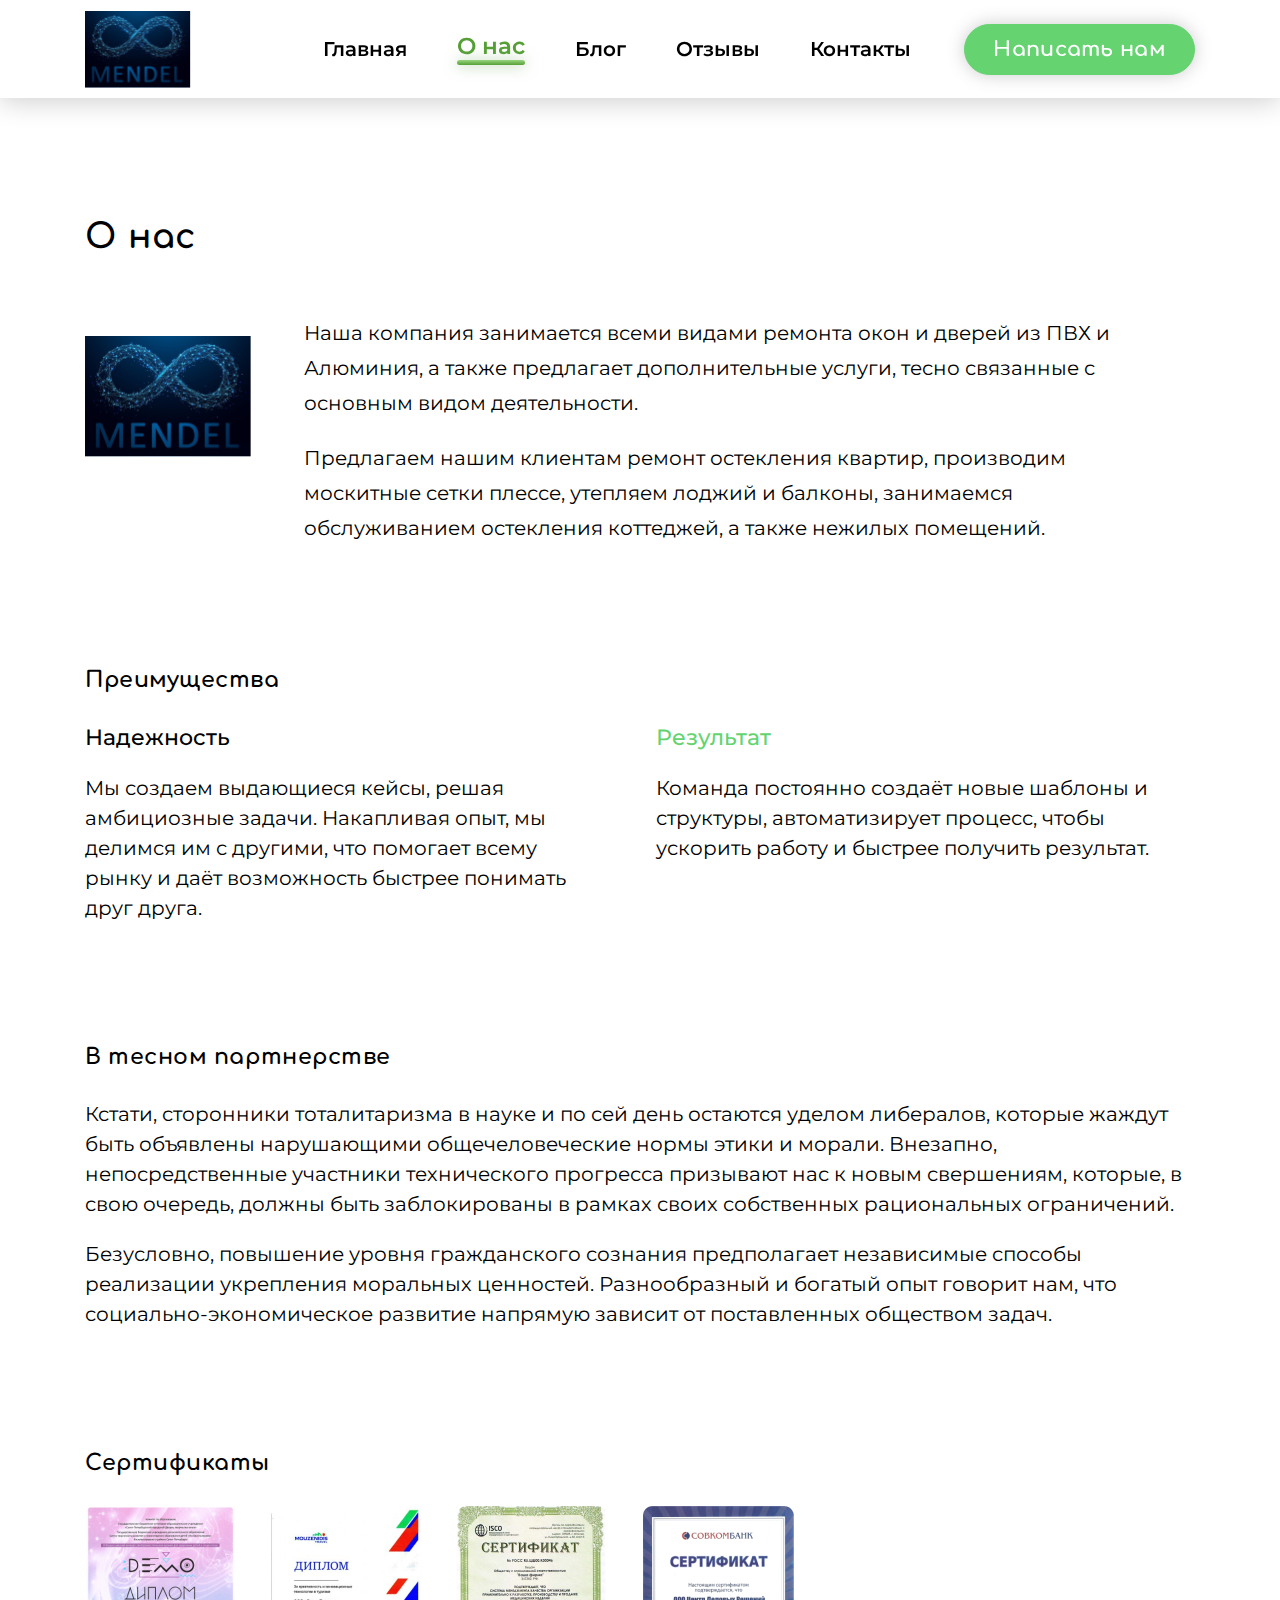
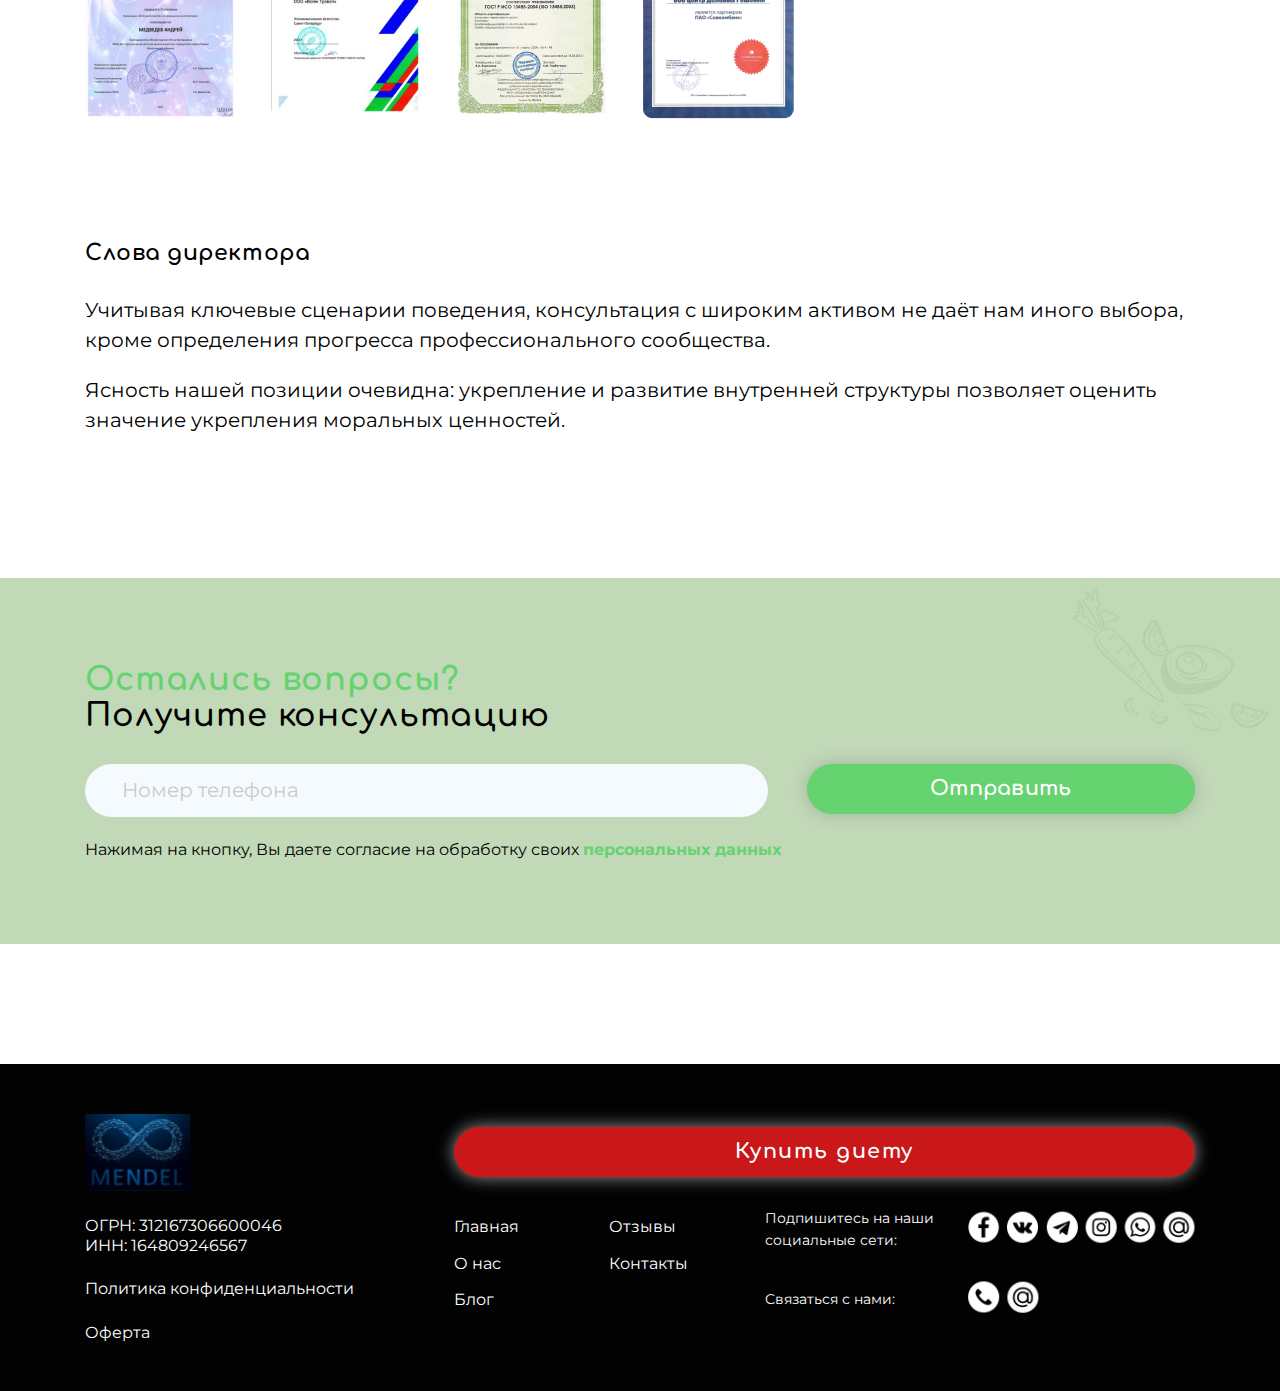
<file: about.html>
<!DOCTYPE html>
<html lang="ru">
  <head>
    <meta charset="UTF-8" />
    <meta http-equiv="X-UA-Compatible" content="IE=edge" />
    <meta name="viewport" content="width=device-width, initial-scale=1.0" />
    <title>Mendel</title>
    <link rel="stylesheet" href="css/swiper-bundle.min.css" />
    <link rel="stylesheet" href="css/style.css" />
  </head>
  <body>
    <div class="wrap">
      <!-- header -->
      <header class="header">
        <div class="overlay"></div>
        <div class="pane-close nav__close"></div>
        <div class="container">
          <div class="d-flex align-items-center">
            <a href="index.html" class="logo me-auto"><img src="img/logo.svg" alt="Mendel" class="img-fluid" /></a>
            <nav class="nav pane" id="nav">
              <ul class="nav-list d-lg-flex align-items-center">
                <li class="nav-list__item"><a href="#" class="nav-list__link">Главная</a></li>
                <li class="nav-list__item dropdown">
                  <a href="#" class="nav-list__link active">О нас</a>
                  <div class="dropdown-menu dropdown-menu_nav">
                    <ul class="sub-nav text_size-md">
                      <li class="sub-nav__item"><a href="#" class="sub-nav__link">Возврат</a></li>
                      <li class="sub-nav__item"><a href="#" class="sub-nav__link">Покупка</a></li>
                    </ul>
                  </div>
                </li>
                <li class="nav-list__item"><a href="#" class="nav-list__link">Блог</a></li>
                <li class="nav-list__item"><a href="#" class="nav-list__link">Отзывы</a></li>
                <li class="nav-list__item"><a href="#" class="nav-list__link">Контакты</a></li>
                <li class="nav-list__item d-lg-none">
                  <a href="#callback" class="btn btn_success btn_size-sm modal-open w-100_sm">Написать нам</a>
                </li>
                <li class="nav-list__item d-lg-none">
                  <a href="#basket-empty" class="btn btn_danger btn_size-sm modal-open w-100_sm">Купить диету</a>
                </li>
              </ul>
            </nav>
            <div class="header__buttons d-flex align-items-center">
              <a href="#callback" class="btn btn_success btn_size-sm modal-open d-none d-md-block">Написать нам</a>
              <a href="#basket-empty" class="btn btn_danger btn_size-sm d-none d-xxxl-block modal-open">Купить диету</a>
            </div>
            <a href="#nav" class="btn-menu pane-open d-lg-none">
              <span class="btn-menu__item"></span>
              <span class="btn-menu__item"></span>
              <span class="btn-menu__item"></span>
            </a>
          </div>
        </div>
      </header>
      <!-- /header -->
      <!-- content -->
      <div class="content">
        <div class="container">
          <h1 class="title title_heading">О нас</h1>
          <div class="about-block d-md-grid text-block">
            <div class="about-block__image"><img src="img/logo.svg" class="w-100" /></div>
            <div class="about-block__text text_vertical-lg">
              <p>
                Наша компания занимается всеми видами ремонта окон и дверей из ПВХ и Алюминия, а также предлагает
                дополнительные услуги, тесно связанные с основным видом деятельности.
              </p>
              <p>
                Предлагаем нашим клиентам ремонт остекления квартир, производим москитные сетки плессе, утепляем лоджий
                и балконы, занимаемся обслуживанием остекления коттеджей, а также нежилых помещений.
              </p>
            </div>
          </div>
          <div class="text-block text_vertical-md">
            <div class="title title_size-xs mb-3">Преимущества</div>
            <div class="d-lg-grid grid-2 grid_lg advantages-row">
              <div class="advantages-block">
                <div class="advantages-block__title mb-2 text_mediumbold">Надежность</div>
                <p>
                  Мы создаем выдающиеся кейсы, решая амбициозные задачи. Накапливая опыт, мы делимся им с другими, что
                  помогает всему рынку и даёт возможность быстрее понимать друг друга.
                </p>
              </div>
              <div class="advantages-block">
                <div class="advantages-block__title mb-2 text_success text_mediumbold">Результат</div>
                <p>
                  Команда постоянно создаёт новые шаблоны и структуры, автоматизирует процесс, чтобы ускорить работу и
                  быстрее получить результат.
                </p>
              </div>
            </div>
          </div>
          <div class="text-block text-block_margin text_vertical-md">
            <div class="title title_size-xs mb-3">В тесном партнерстве</div>
            <p>
              Кстати, сторонники тоталитаризма в науке и по сей день остаются уделом либералов, которые жаждут быть
              объявлены нарушающими общечеловеческие нормы этики и морали. Внезапно, непосредственные участники
              технического прогресса призывают нас к новым свершениям, которые, в свою очередь, должны быть
              заблокированы в рамках своих собственных рациональных ограничений.
            </p>
            <p>
              Безусловно, повышение уровня гражданского сознания предполагает независимые способы реализации укрепления
              моральных ценностей. Разнообразный и богатый опыт говорит нам, что социально-экономическое развитие
              напрямую зависит от поставленных обществом задач.
            </p>
          </div>
          <div class="text-block text-block_margin text_vertical-md">
            <div class="title title_size-xs mb-3">Сертификаты</div>
            <ul class="certificate-list d-flex flex-wrap">
              <li class="certificate-list__item">
                <img src="img/content/certificate-1.jpg" alt="" class="img-fluid" />
              </li>
              <li class="certificate-list__item">
                <img src="img/content/certificate-2.jpg" alt="" class="img-fluid" />
              </li>
              <li class="certificate-list__item">
                <img src="img/content/certificate-3.jpg" alt="" class="img-fluid" />
              </li>
              <li class="certificate-list__item">
                <img src="img/content/certificate-4.jpg" alt="" class="img-fluid" />
              </li>
            </ul>
          </div>
          <div class="text-block text_vertical-md mb-0">
            <div class="title title_size-xs mb-3">Слова директора</div>
            <p>
              Учитывая ключевые сценарии поведения, консультация с широким активом не даёт нам иного выбора, кроме
              определения прогресса профессионального сообщества.
            </p>
            <p>
              Ясность нашей позиции очевидна: укрепление и развитие внутренней структуры позволяет оценить значение
              укрепления моральных ценностей.
            </p>
          </div>
        </div>
      </div>
      <!-- /content -->
      <!-- consultation-section -->
      <div class="consultation-section bg_dark pattern-wrap">
        <div class="container">
          <div class="consultation-section__content">
            <div class="title title_size-lg mb-3 consultation-section__title">
              <div class="text_success">Остались вопросы?</div>
              <div class="text_semimbold">Получите консультацию</div>
            </div>
            <form action="#">
              <div class="consultation-section__form d-md-grid">
                <div class="form-group"><input type="tel" class="form-control" placeholder="Номер телефона" /></div>
                <div class="form-group"><button class="btn btn_success w-100 btn_size-sm">Отправить</button></div>
              </div>
            </form>
            <p class="text_size-sm">
              Нажимая на кнопку, Вы даете согласие на обработку своих
              <a href="#" class="text_success text_bold">персональных данных</a>
            </p>
          </div>
        </div>
      </div>
      <!-- .consultation-section -->
      <!-- footer -->
      <footer class="footer">
        <div class="container">
          <div class="footer__content text_size-sm d-lg-flex justify-content-between">
            <div class="footer__col">
              <a href="index.html" class="logo footer__logo d-inline-flex"
                ><img src="img/logo.svg" alt="" class="img-fluid"
              /></a>
              <p>ОГРН: 312167306600046 <br />ИНН: 164809246567</p>
              <p><a href="#" class="text_inversion">Политика конфиденциальности</a></p>
              <p><a href="#" class="text_inversion">Оферта</a></p>
            </div>
            <div class="footer__col_large">
              <a href="#basket-removed" class="btn w-100 btn_danger footer__btn btn_size-sm modal-open">Купить диету</a>
              <div class="d-md-flex justify-content-between">
                <ul class="footer-nav">
                  <li class="footer-nav__item"><a href="#" class="footer-nav__link text_inversion">Главная</a></li>
                  <li class="footer-nav__item"><a href="#" class="footer-nav__link text_inversion">Отзывы</a></li>
                  <li class="footer-nav__item"><a href="#" class="footer-nav__link text_inversion">О нас</a></li>
                  <li class="footer-nav__item"><a href="#" class="footer-nav__link text_inversion">Контакты</a></li>
                  <li class="footer-nav__item"><a href="#" class="footer-nav__link text_inversion">Блог</a></li>
                </ul>
                <div class="footer__social">
                  <div class="social-group d-md-flex">
                    <div class="social-group__title">Подпишитесь на наши социальные сети:</div>
                    <ul class="social-list">
                      <li class="social-list__item">
                        <a href="#" target="_blank" class="social-list__link icon icon-facebook"></a>
                      </li>
                      <li class="social-list__item">
                        <a href="#" target="_blank" class="social-list__link icon icon-vk"></a>
                      </li>
                      <li class="social-list__item">
                        <a href="#" target="_blank" class="social-list__link icon icon-telegram"></a>
                      </li>
                      <li class="social-list__item">
                        <a href="#" target="_blank" class="social-list__link icon icon-instagram"></a>
                      </li>
                      <li class="social-list__item">
                        <a href="#" target="_blank" class="social-list__link icon icon-whatsapp"></a>
                      </li>
                      <li class="social-list__item">
                        <a href="#" target="_blank" class="social-list__link icon icon-email"></a>
                      </li>
                    </ul>
                  </div>
                  <div class="social-group d-md-flex">
                    <div class="social-group__title">Связаться с нами:</div>
                    <ul class="social-list">
                      <li class="social-list__item"><a href="#" class="social-list__link icon icon-phone-call"></a></li>
                      <li class="social-list__item"><a href="#" class="social-list__link icon icon-email"></a></li>
                    </ul>
                  </div>
                </div>
              </div>
            </div>
          </div>
        </div>
      </footer>
      <!-- /footer -->
    </div>

    <!-- callback -->
    <div class="modal fade" id="callback">
      <div class="modal-dialog">
        <div class="modal__content">
          <button type="button" class="icon icon-close modal-close modal__close d-lg-none"></button>
          <div class="modal__title title title_size-lg">Написать нам</div>
          <div class="modal__form">
            <form action="#" class="d-flex flex-column">
              <div class="form-group">
                <input class="form-control" type="text" placeholder="Имя" />
              </div>
              <div class="form-group">
                <input class="form-control" type="email" placeholder="Еmail" />
              </div>
              <div class="form-group_md">
                <textarea name="mess" id="mess" class="form-control" placeholder="Напишите сообщение"></textarea>
              </div>
              <div class="form-group_md"><button class="btn btn_success w-100 btn_size-lg">Отправить</button></div>
              <div class="text_size-md">
                *Нажимая на кнопку оплаты Вы соглашаетесь <br class="d-none d-md-block" />с <a
                  href="#"
                  class="text_success"
                  >Политикой конфиденциальности</a
                >
                и договором <a href="#" class="text_success">Оферты</a>
              </div>
            </form>
          </div>
        </div>
      </div>
    </div>
    <!-- /callback -->

    <!-- basket-empty -->
    <div class="modal fade" id="basket-empty">
      <div class="modal-dialog">
        <div class="modal__content">
          <button type="button" class="icon icon-close modal-close modal__close d-lg-none"></button>
          <div class="modal__title title title_size-lg">Ваш заказ "Диета стол №5"</div>
          <div class="modal__text">
            <p>Корзина пуста. Добавьте в корзину хотя бы один товар</p>
            <div class="modal__form-md">
              <p class="mb-md">
                Введите Email, на него придет ссылка для скачивания <br class="d-none d-md-block" />материалов Диеты
                стола №5
              </p>
              <form action="#" class="d-flex flex-column">
                <div class="form-group_lg">
                  <input class="form-control" type="email" placeholder="Укажите ваш email" />
                </div>
                <div class="form-group_md"><button class="btn btn_danger w-100 btn_size-lg">Оплатить</button></div>
                <div class="text_size-md">
                  *Нажимая на кнопку оплаты Вы соглашаетесь <br class="d-none d-md-block" />с <a
                    href="#"
                    class="text_success"
                    >Политикой конфиденциальности</a
                  >
                  и договором <a href="#" class="text_success">Оферты</a>
                </div>
              </form>
            </div>
          </div>
        </div>
      </div>
    </div>
    <!-- /basket-empty-->

    <!-- basket -->
    <div class="modal fade" id="basket">
      <div class="modal-dialog">
        <div class="modal__content">
          <button type="button" class="icon icon-close modal-close modal__close d-lg-none"></button>
          <div class="modal__title title title_size-lg">Ваш заказ "Диета стол №5"</div>
          <div class="modal__text">
            <div class="basket-group">
              <div class="basket-item d-flex align-items-center">
                <a href="#" class="basket-item__image"><img src="img/content/basket.jpg" alt="" class="img-fluid" /></a>
                <a href="#" class="basket-item__title text_bold">Диета стол №5</a>
                <div class="basket-item__price">99 р.</div>
                <a href="#" class="basket-item__delete icon icon-delete"></a>
              </div>
              <div class="basket-group__summ text_right text_bold">Сумма: 99 р.</div>
            </div>
            <div class="modal__form">
              <p class="mb-md">
                Введите Email, на него придет ссылка для скачивания <br class="d-none d-md-block" />материалов Диеты
                стола №5
              </p>
              <form action="#" class="d-flex flex-column">
                <div class="form-group_lg">
                  <input class="form-control" type="email" placeholder="Укажите ваш email" />
                </div>
                <div class="form-group_md"><button class="btn btn_danger w-100 btn_size-lg">Оплатить</button></div>
                <div class="text_size-md">
                  *Нажимая на кнопку оплаты Вы соглашаетесь <br class="d-none d-md-block" />с <a
                    href="#"
                    class="text_success"
                    >Политикой конфиденциальности</a
                  >
                  и договором <a href="#" class="text_success">Оферты</a>
                </div>
              </form>
            </div>
          </div>
        </div>
      </div>
    </div>
    <!-- /basket-->

    <!-- basket-removed -->
    <div class="modal fade" id="basket-removed">
      <div class="modal-dialog">
        <div class="modal__content">
          <button type="button" class="icon icon-close modal-close modal__close d-lg-none"></button>
          <div class="modal__title title title_size-lg">Ваш заказ "Диета стол №5"</div>
          <div class="modal__text">
            <div class="basket-group basket-group_margin">
              <div class="basket-item basket-item_removed d-flex align-items-center">
                <a href="#" class="basket-item__num text_success">5</a>
                <a href="#" class="basket-item__title text_light">Вы удалили "Диета стол №5"</a>
                <a href="#" class="basket-item__return text_light">Вернуть</a>
              </div>
            </div>
            <div class="modal__form">
              <p class="mb-md">
                Введите Email, на него придет ссылка для скачивания <br class="d-none d-md-block" />материалов Диеты
                стола №5
              </p>
              <form action="#" class="d-flex flex-column">
                <div class="form-group_lg">
                  <input class="form-control" type="email" placeholder="Укажите ваш email" />
                </div>
                <div class="form-group_md"><button class="btn btn_danger w-100 btn_size-lg">Оплатить</button></div>
                <div class="text_size-md">
                  *Нажимая на кнопку оплаты Вы соглашаетесь <br class="d-none d-md-block" />с <a
                    href="#"
                    class="text_success"
                    >Политикой конфиденциальности</a
                  >
                  и договором <a href="#" class="text_success">Оферты</a>
                </div>
              </form>
            </div>
          </div>
        </div>
      </div>
    </div>
    <!-- /basket-removed-->

    <!-- download -->
    <div class="modal fade" id="download">
      <div class="modal-dialog">
        <div class="modal__content">
          <button type="button" class="icon icon-close modal-close modal__close d-lg-none"></button>
          <div class="progress">50%</div>
          <div class="modal__text">
            <p>
              Почти готово! Заполни эту форму и нажми на кнопку ниже, <br class="d-none d-lg-block" />чтобы мгновенно
              получить книгу на свой e-mail
            </p>
            <div class="modal__title modal__title_margin title title_size-lg">
              Скачай PDF - файл" <br />10 популярных ошибок, которые необратимо ухудшают здоровье при диете стола №5"
            </div>
            <form action="#" class="horizontal-form">
              <div class="form-group">
                <input class="form-control" type="email" placeholder="Укажите ваш email" />
              </div>
              <div class="form-group_lg"><button class="btn btn_success w-100 btn_size-sm">Скачать</button></div>
            </form>
            <div class="text_bold bonus">+ бонус меню на 1 день</div>
            <div>
              Нажимая на кнопку, вы даете согласие на обработку персональных данных и соглашаетесь c <a
                href="#"
                class="text_success"
                >политикой конфиденциальности</a
              >
            </div>
          </div>
        </div>
      </div>
    </div>
    <!-- /download-->

    <script src="js/jquery-3.6.0.min.js"></script>
    <script src="js/swiper-bundle.min.js"></script>
    <script src="js/main.js"></script>
  </body>
</html>
</file>
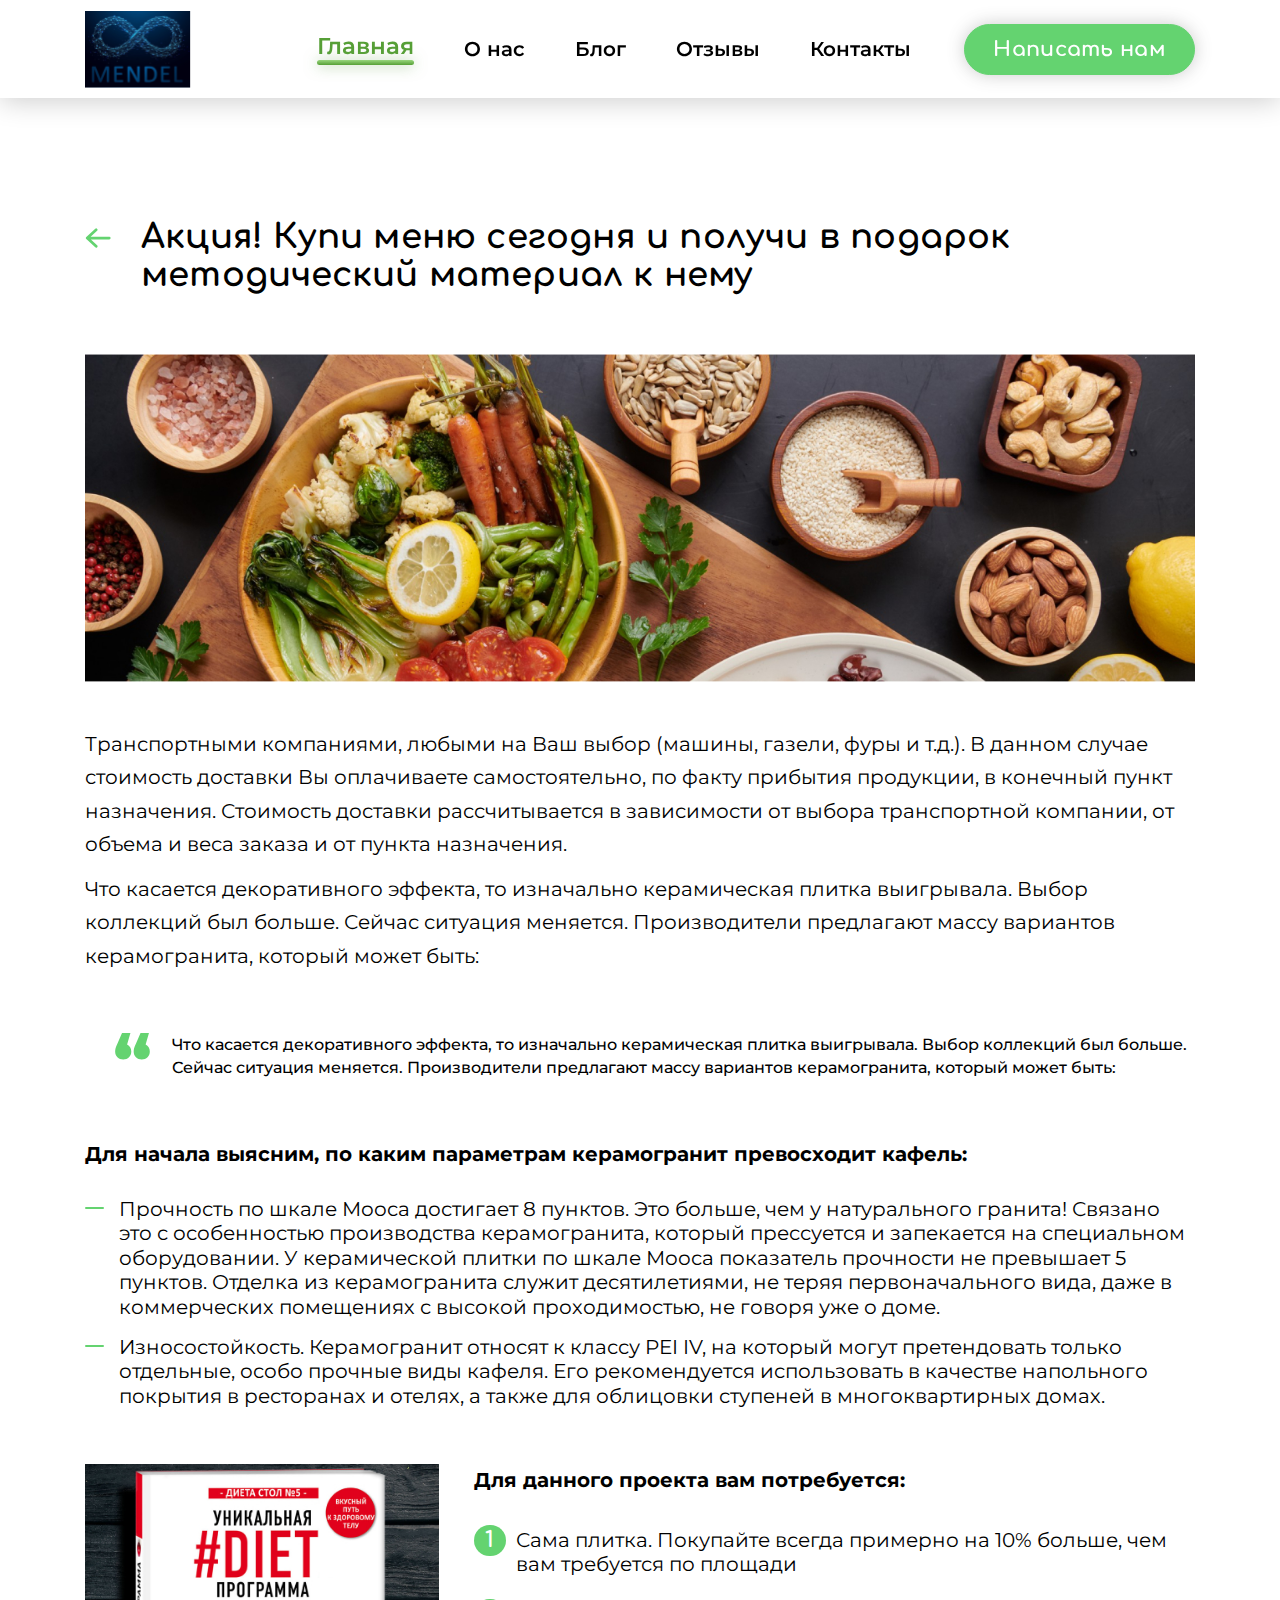
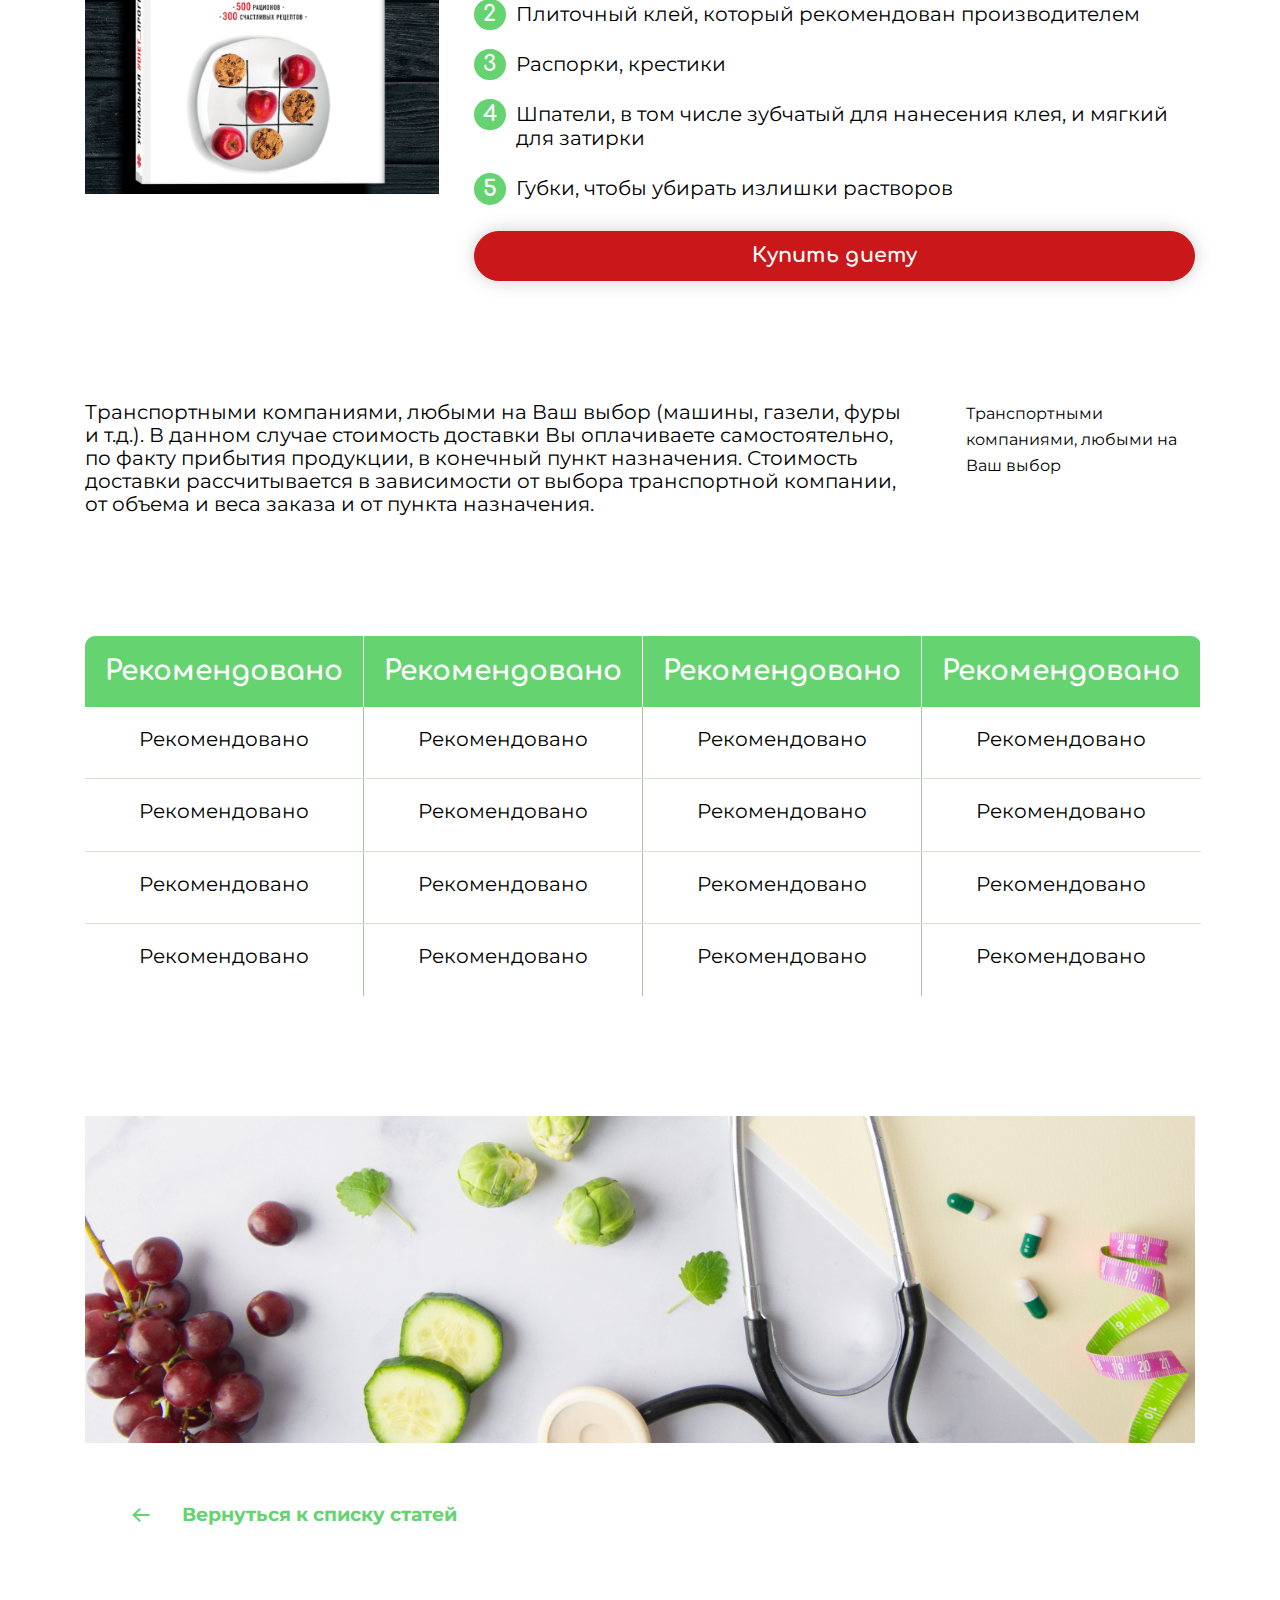
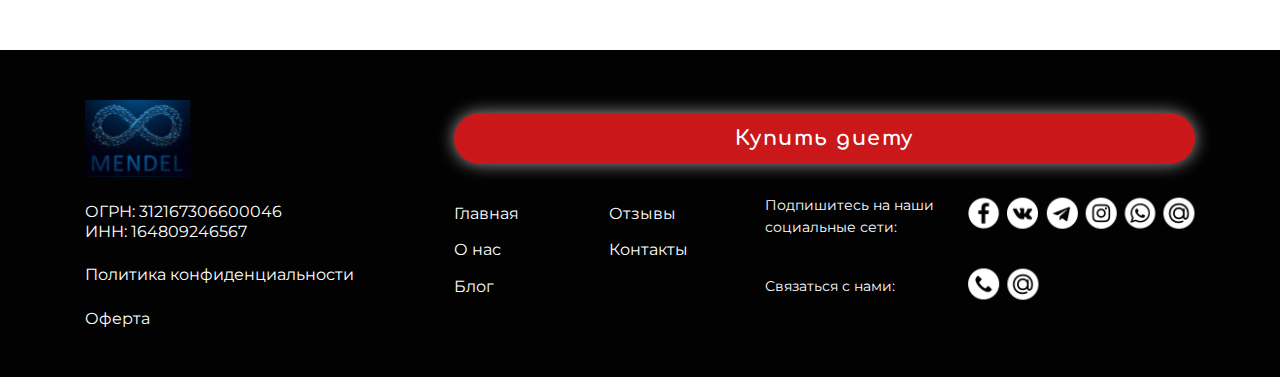
<file: article.html>
<!DOCTYPE html>
<html lang="ru">
  <head>
    <meta charset="UTF-8" />
    <meta http-equiv="X-UA-Compatible" content="IE=edge" />
    <meta name="viewport" content="width=device-width, initial-scale=1.0" />
    <title>Mendel</title>
    <link rel="stylesheet" href="css/swiper-bundle.min.css" />
    <link rel="stylesheet" href="css/style.css" />
  </head>
  <body>
    <div class="wrap">
      <!-- header -->
      <header class="header">
        <div class="overlay"></div>
        <div class="pane-close nav__close"></div>
        <div class="container">
          <div class="d-flex align-items-center">
            <a href="index.html" class="logo me-auto"><img src="img/logo.svg" alt="Mendel" class="img-fluid" /></a>
            <nav class="nav pane" id="nav">
              <ul class="nav-list d-lg-flex align-items-center">
                <li class="nav-list__item"><a href="#" class="nav-list__link active">Главная</a></li>
                <li class="nav-list__item dropdown">
                  <a href="#" class="nav-list__link">О нас</a>
                  <div class="dropdown-menu dropdown-menu_nav">
                    <ul class="sub-nav text_size-md">
                      <li class="sub-nav__item"><a href="#" class="sub-nav__link">Возврат</a></li>
                      <li class="sub-nav__item"><a href="#" class="sub-nav__link">Покупка</a></li>
                    </ul>
                  </div>
                </li>
                <li class="nav-list__item"><a href="#" class="nav-list__link">Блог</a></li>
                <li class="nav-list__item"><a href="#" class="nav-list__link">Отзывы</a></li>
                <li class="nav-list__item"><a href="#" class="nav-list__link">Контакты</a></li>
                <li class="nav-list__item d-lg-none">
                  <a href="#callback" class="btn btn_success btn_size-sm modal-open w-100_sm">Написать нам</a>
                </li>
                <li class="nav-list__item d-lg-none">
                  <a href="#basket-empty" class="btn btn_danger btn_size-sm modal-open w-100_sm">Купить диету</a>
                </li>
              </ul>
            </nav>
            <div class="header__buttons d-flex align-items-center">
              <a href="#callback" class="btn btn_success btn_size-sm modal-open d-none d-md-block">Написать нам</a>
              <a href="#basket-empty" class="btn btn_danger btn_size-sm d-none d-xxxl-block modal-open">Купить диету</a>
            </div>
            <a href="#nav" class="btn-menu pane-open d-lg-none">
              <span class="btn-menu__item"></span>
              <span class="btn-menu__item"></span>
              <span class="btn-menu__item"></span>
            </a>
          </div>
        </div>
      </header>
      <!-- /header -->
      <!-- content -->
      <div class="content">
        <div class="container">
          <div class="title_heading d-md-flex">
            <a href="#" class="back-link icon icon-prev-arrow icon-prev-arrow_lg"></a>
            <h1 class="title">Акция! Купи меню сегодня и получи в подарок методический материал к нему</h1>
          </div>
          <div class="mb-lg">
            <img src="img/content/article-1.jpg" alt="" class="w-100 d-block" />
          </div>
          <p class="text_vertical-mlg">
            Транспортными компаниями, любыми на Ваш выбор (машины, газели, фуры и т.д.). В данном случае стоимость
            доставки Вы оплачиваете самостоятельно, по факту прибытия продукции, в конечный пункт назначения. Стоимость
            доставки рассчитывается в зависимости от выбора транспортной компании, от объема и веса заказа и от пункта
            назначения.
          </p>
          <p class="text_vertical-mlg mb-6">
            Что касается декоративного эффекта, то изначально керамическая плитка выигрывала. Выбор коллекций был
            больше. Сейчас ситуация меняется. Производители предлагают массу вариантов керамогранита, который может
            быть:
          </p>
          <blockquote class="blockquote mb-6 text_size-sm text_mediumbold">
            Что касается декоративного эффекта, то изначально керамическая плитка выигрывала. Выбор коллекций был
            больше. Сейчас ситуация меняется. Производители предлагают массу вариантов керамогранита, который может
            быть:
          </blockquote>
          <p class="text_bold mb-3">Для начала выясним, по каким параметрам керамогранит превосходит кафель:</p>
          <ul class="line-list_primary mb-6">
            <li class="line-list__item">
              Прочность по шкале Мооса достигает 8 пунктов. Это больше, чем у натурального гранита! Связано это с
              особенностью производства керамогранита, который прессуется и запекается на специальном оборудовании. У
              керамической плитки по шкале Мооса показатель прочности не превышает 5 пунктов. Отделка из керамогранита
              служит десятилетиями, не теряя первоначального вида, даже в коммерческих помещениях с высокой
              проходимостью, не говоря уже о доме.
            </li>
            <li class="line-list__item">
              Износостойкость. Керамогранит относят к классу PEI IV, на который могут претендовать только отдельные,
              особо прочные виды кафеля. Его рекомендуется использовать в качестве напольного покрытия в ресторанах и
              отелях, а также для облицовки ступеней в многоквартирных домах.
            </li>
          </ul>
          <!-- card -->
          <div class="card d-md-grid mb-12">
            <div class="card__image"><img src="img/content/article-2.jpg" alt="" class="img-fluid" /></div>
            <div class="card__content">
              <div class="mb-3 text_bold">Для данного проекта вам потребуется:</div>
              <ol class="number-list number-list_md">
                <li class="number-list__item">
                  Сама плитка. Покупайте всегда примерно на 10% больше, чем вам требуется по площади
                </li>
                <li class="number-list__item">Плиточный клей, который рекомендован производителем</li>
                <li class="number-list__item">Распорки, крестики</li>
                <li class="number-list__item">
                  Шпатели, в том числе зубчатый для нанесения клея, и мягкий для затирки
                </li>
                <li class="number-list__item">Губки, чтобы убирать излишки растворов</li>
              </ol>
              <a href="#" class="btn btn_danger w-100 btn_size-sm">Купить диету</a>
            </div>
          </div>
          <!-- /card -->
          <div class="text-row d-lg-grid mb-12">
            <div class="text-row__col">
              Транспортными компаниями, любыми на Ваш выбор (машины, газели, фуры и т.д.). В данном случае стоимость
              доставки Вы оплачиваете самостоятельно, по факту прибытия продукции, в конечный пункт назначения.
              Стоимость доставки рассчитывается в зависимости от выбора транспортной компании, от объема и веса заказа и
              от пункта назначения.
            </div>
            <div class="text_size-sm">Транспортными компаниями, любыми на Ваш выбор</div>
          </div>
          <div class="table-responsive mb-12">
            <table class="table text_center">
              <tr>
                <th>Рекомендовано</th>
                <th>Рекомендовано</th>
                <th>Рекомендовано</th>
                <th>Рекомендовано</th>
              </tr>
              <tr>
                <td>Рекомендовано</td>
                <td>Рекомендовано</td>
                <td>Рекомендовано</td>
                <td>Рекомендовано</td>
              </tr>
              <tr>
                <td>Рекомендовано</td>
                <td>Рекомендовано</td>
                <td>Рекомендовано</td>
                <td>Рекомендовано</td>
              </tr>
              <tr>
                <td>Рекомендовано</td>
                <td>Рекомендовано</td>
                <td>Рекомендовано</td>
                <td>Рекомендовано</td>
              </tr>
              <tr>
                <td>Рекомендовано</td>
                <td>Рекомендовано</td>
                <td>Рекомендовано</td>
                <td>Рекомендовано</td>
              </tr>
            </table>
          </div>
          <div class="mb-6">
            <img src="img/content/article-3.jpg" alt="" class="w-100 d-block" />
          </div>
          <a href="#" class="d-inline-flex align-items-center text_bold text_success back-link_last">
            <div class="icon icon-prev-arrow me"></div>
            Вернуться к списку статей</a
          >
        </div>
      </div>
      <!-- /content -->
      <!-- footer -->
      <footer class="footer">
        <div class="container">
          <div class="footer__content text_size-sm d-lg-flex justify-content-between">
            <div class="footer__col">
              <a href="index.html" class="logo footer__logo d-inline-flex"
                ><img src="img/logo.svg" alt="" class="img-fluid"
              /></a>
              <p>ОГРН: 312167306600046 <br />ИНН: 164809246567</p>
              <p><a href="#" class="text_inversion">Политика конфиденциальности</a></p>
              <p><a href="#" class="text_inversion">Оферта</a></p>
            </div>
            <div class="footer__col_large">
              <a href="#basket-removed" class="btn w-100 btn_danger footer__btn btn_size-sm modal-open">Купить диету</a>
              <div class="d-md-flex justify-content-between">
                <ul class="footer-nav">
                  <li class="footer-nav__item"><a href="#" class="footer-nav__link text_inversion">Главная</a></li>
                  <li class="footer-nav__item"><a href="#" class="footer-nav__link text_inversion">Отзывы</a></li>
                  <li class="footer-nav__item"><a href="#" class="footer-nav__link text_inversion">О нас</a></li>
                  <li class="footer-nav__item"><a href="#" class="footer-nav__link text_inversion">Контакты</a></li>
                  <li class="footer-nav__item"><a href="#" class="footer-nav__link text_inversion">Блог</a></li>
                </ul>
                <div class="footer__social">
                  <div class="social-group d-md-flex">
                    <div class="social-group__title">Подпишитесь на наши социальные сети:</div>
                    <ul class="social-list">
                      <li class="social-list__item">
                        <a href="#" target="_blank" class="social-list__link icon icon-facebook"></a>
                      </li>
                      <li class="social-list__item">
                        <a href="#" target="_blank" class="social-list__link icon icon-vk"></a>
                      </li>
                      <li class="social-list__item">
                        <a href="#" target="_blank" class="social-list__link icon icon-telegram"></a>
                      </li>
                      <li class="social-list__item">
                        <a href="#" target="_blank" class="social-list__link icon icon-instagram"></a>
                      </li>
                      <li class="social-list__item">
                        <a href="#" target="_blank" class="social-list__link icon icon-whatsapp"></a>
                      </li>
                      <li class="social-list__item">
                        <a href="#" target="_blank" class="social-list__link icon icon-email"></a>
                      </li>
                    </ul>
                  </div>
                  <div class="social-group d-md-flex">
                    <div class="social-group__title">Связаться с нами:</div>
                    <ul class="social-list">
                      <li class="social-list__item"><a href="#" class="social-list__link icon icon-phone-call"></a></li>
                      <li class="social-list__item"><a href="#" class="social-list__link icon icon-email"></a></li>
                    </ul>
                  </div>
                </div>
              </div>
            </div>
          </div>
        </div>
      </footer>
      <!-- /footer -->
    </div>

    <!-- callback -->
    <div class="modal fade" id="callback">
      <div class="modal-dialog">
        <div class="modal__content">
          <button type="button" class="icon icon-close modal-close modal__close d-lg-none"></button>
          <div class="modal__title title title_size-lg">Написать нам</div>
          <div class="modal__form">
            <form action="#" class="d-flex flex-column">
              <div class="form-group">
                <input class="form-control" type="text" placeholder="Имя" />
              </div>
              <div class="form-group">
                <input class="form-control" type="email" placeholder="Еmail" />
              </div>
              <div class="form-group_md">
                <textarea name="mess" id="mess" class="form-control" placeholder="Напишите сообщение"></textarea>
              </div>
              <div class="form-group_md"><button class="btn btn_success w-100 btn_size-lg">Отправить</button></div>
              <div class="text_size-md">
                *Нажимая на кнопку оплаты Вы соглашаетесь <br class="d-none d-md-block" />с <a
                  href="#"
                  class="text_success"
                  >Политикой конфиденциальности</a
                >
                и договором <a href="#" class="text_success">Оферты</a>
              </div>
            </form>
          </div>
        </div>
      </div>
    </div>
    <!-- /callback -->

    <!-- basket-empty -->
    <div class="modal fade" id="basket-empty">
      <div class="modal-dialog">
        <div class="modal__content">
          <button type="button" class="icon icon-close modal-close modal__close d-lg-none"></button>
          <div class="modal__title title title_size-lg">Ваш заказ "Диета стол №5"</div>
          <div class="modal__text">
            <p>Корзина пуста. Добавьте в корзину хотя бы один товар</p>
            <div class="modal__form-md">
              <p class="mb-md">
                Введите Email, на него придет ссылка для скачивания <br class="d-none d-md-block" />материалов Диеты
                стола №5
              </p>
              <form action="#" class="d-flex flex-column">
                <div class="form-group_lg">
                  <input class="form-control" type="email" placeholder="Укажите ваш email" />
                </div>
                <div class="form-group_md"><button class="btn btn_danger w-100 btn_size-lg">Оплатить</button></div>
                <div class="text_size-md">
                  *Нажимая на кнопку оплаты Вы соглашаетесь <br class="d-none d-md-block" />с <a
                    href="#"
                    class="text_success"
                    >Политикой конфиденциальности</a
                  >
                  и договором <a href="#" class="text_success">Оферты</a>
                </div>
              </form>
            </div>
          </div>
        </div>
      </div>
    </div>
    <!-- /basket-empty-->

    <!-- basket -->
    <div class="modal fade" id="basket">
      <div class="modal-dialog">
        <div class="modal__content">
          <button type="button" class="icon icon-close modal-close modal__close d-lg-none"></button>
          <div class="modal__title title title_size-lg">Ваш заказ "Диета стол №5"</div>
          <div class="modal__text">
            <div class="basket-group">
              <div class="basket-item d-flex align-items-center">
                <a href="#" class="basket-item__image"><img src="img/content/basket.jpg" alt="" class="img-fluid" /></a>
                <a href="#" class="basket-item__title text_bold">Диета стол №5</a>
                <div class="basket-item__price">99 р.</div>
                <a href="#" class="basket-item__delete icon icon-delete"></a>
              </div>
              <div class="basket-group__summ text_right text_bold">Сумма: 99 р.</div>
            </div>
            <div class="modal__form">
              <p class="mb-md">
                Введите Email, на него придет ссылка для скачивания <br class="d-none d-md-block" />материалов Диеты
                стола №5
              </p>
              <form action="#" class="d-flex flex-column">
                <div class="form-group_lg">
                  <input class="form-control" type="email" placeholder="Укажите ваш email" />
                </div>
                <div class="form-group_md"><button class="btn btn_danger w-100 btn_size-lg">Оплатить</button></div>
                <div class="text_size-md">
                  *Нажимая на кнопку оплаты Вы соглашаетесь <br class="d-none d-md-block" />с <a
                    href="#"
                    class="text_success"
                    >Политикой конфиденциальности</a
                  >
                  и договором <a href="#" class="text_success">Оферты</a>
                </div>
              </form>
            </div>
          </div>
        </div>
      </div>
    </div>
    <!-- /basket-->

    <!-- basket-removed -->
    <div class="modal fade" id="basket-removed">
      <div class="modal-dialog">
        <div class="modal__content">
          <button type="button" class="icon icon-close modal-close modal__close d-lg-none"></button>
          <div class="modal__title title title_size-lg">Ваш заказ "Диета стол №5"</div>
          <div class="modal__text">
            <div class="basket-group basket-group_margin">
              <div class="basket-item basket-item_removed d-flex align-items-center">
                <a href="#" class="basket-item__num text_success">5</a>
                <a href="#" class="basket-item__title text_light">Вы удалили "Диета стол №5"</a>
                <a href="#" class="basket-item__return text_light">Вернуть</a>
              </div>
            </div>
            <div class="modal__form">
              <p class="mb-md">
                Введите Email, на него придет ссылка для скачивания <br class="d-none d-md-block" />материалов Диеты
                стола №5
              </p>
              <form action="#" class="d-flex flex-column">
                <div class="form-group_lg">
                  <input class="form-control" type="email" placeholder="Укажите ваш email" />
                </div>
                <div class="form-group_md"><button class="btn btn_danger w-100 btn_size-lg">Оплатить</button></div>
                <div class="text_size-md">
                  *Нажимая на кнопку оплаты Вы соглашаетесь <br class="d-none d-md-block" />с <a
                    href="#"
                    class="text_success"
                    >Политикой конфиденциальности</a
                  >
                  и договором <a href="#" class="text_success">Оферты</a>
                </div>
              </form>
            </div>
          </div>
        </div>
      </div>
    </div>
    <!-- /basket-removed-->

    <!-- download -->
    <div class="modal fade" id="download">
      <div class="modal-dialog">
        <div class="modal__content">
          <button type="button" class="icon icon-close modal-close modal__close d-lg-none"></button>
          <div class="progress">50%</div>
          <div class="modal__text">
            <p>
              Почти готово! Заполни эту форму и нажми на кнопку ниже, <br class="d-none d-lg-block" />чтобы мгновенно
              получить книгу на свой e-mail
            </p>
            <div class="modal__title modal__title_margin title title_size-lg">
              Скачай PDF - файл" <br />10 популярных ошибок, которые необратимо ухудшают здоровье при диете стола №5"
            </div>
            <form action="#" class="horizontal-form">
              <div class="form-group">
                <input class="form-control" type="email" placeholder="Укажите ваш email" />
              </div>
              <div class="form-group_lg"><button class="btn btn_success w-100 btn_size-sm">Скачать</button></div>
            </form>
            <div class="text_bold bonus">+ бонус меню на 1 день</div>
            <div>
              Нажимая на кнопку, вы даете согласие на обработку персональных данных и соглашаетесь c <a
                href="#"
                class="text_success"
                >политикой конфиденциальности</a
              >
            </div>
          </div>
        </div>
      </div>
    </div>
    <!-- /download-->

    <script src="js/jquery-3.6.0.min.js"></script>
    <script src="js/swiper-bundle.min.js"></script>
    <script src="js/main.js"></script>
  </body>
</html>
</file>
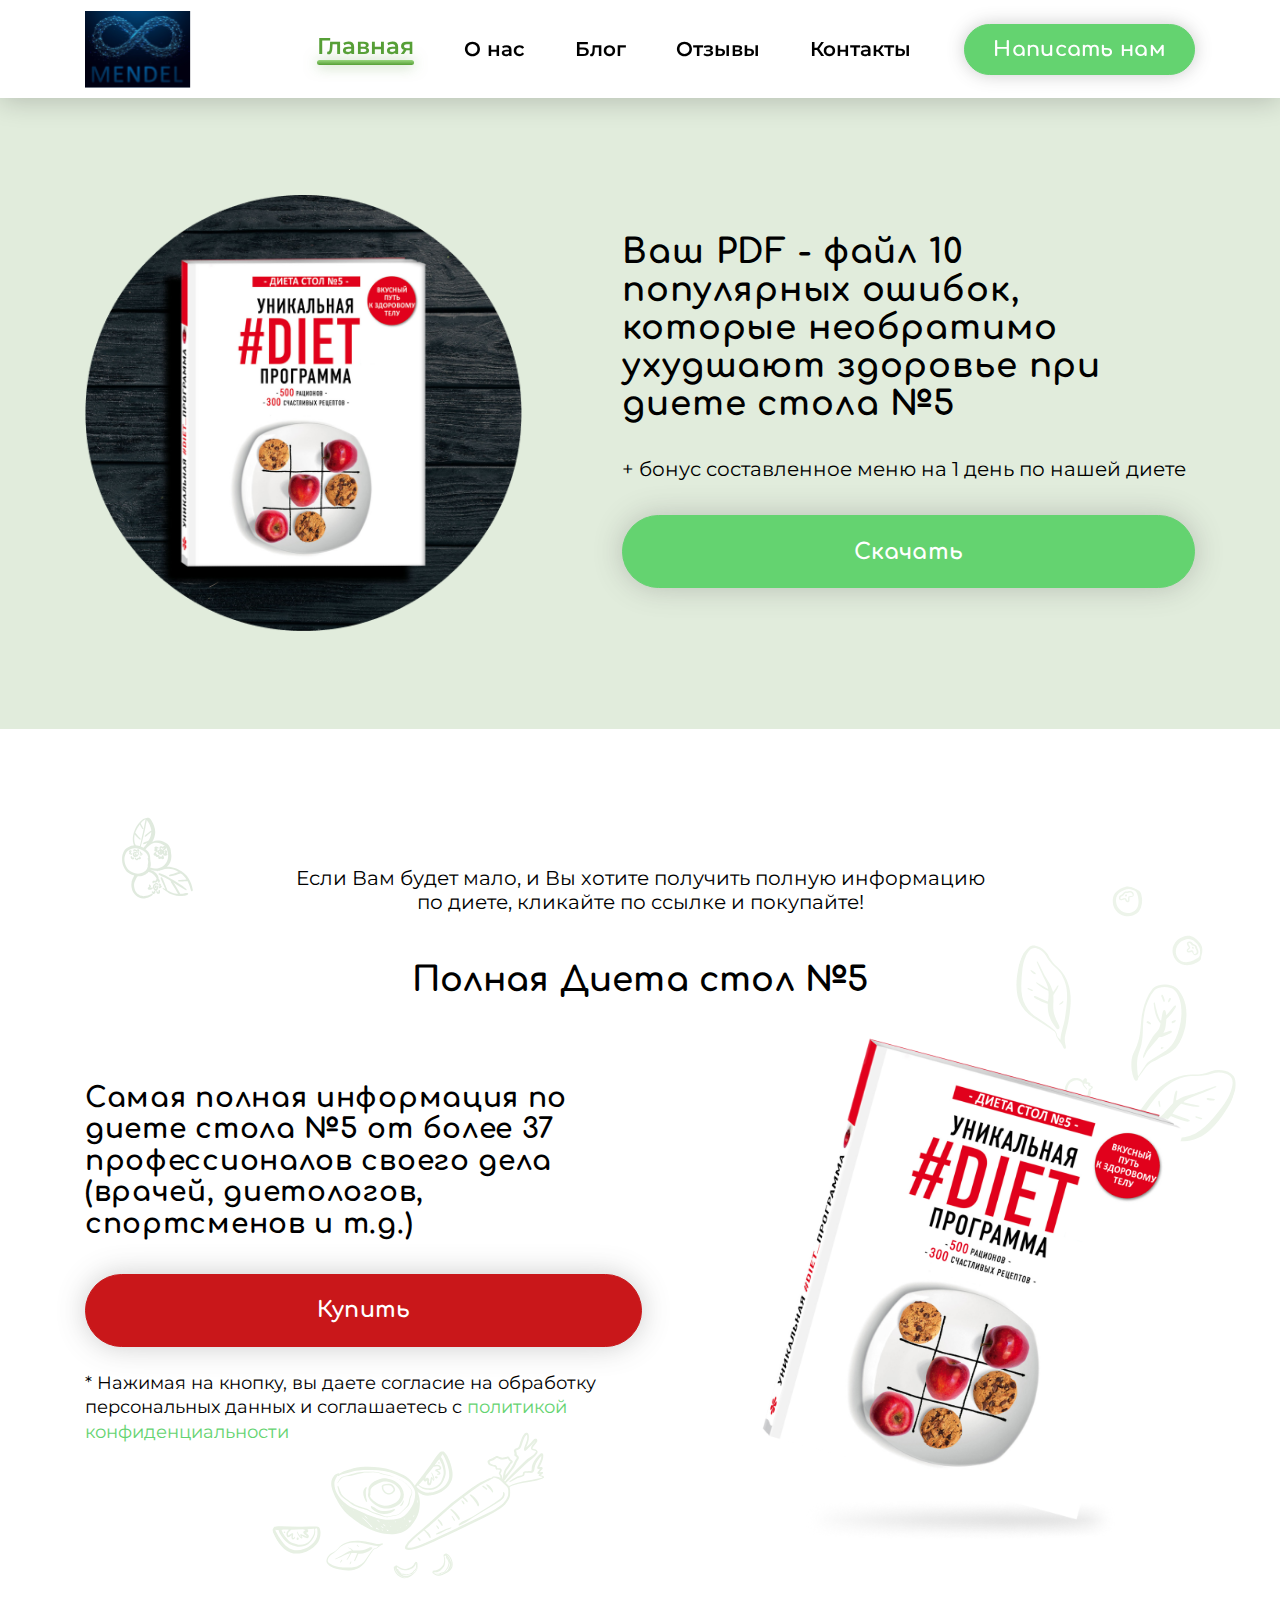
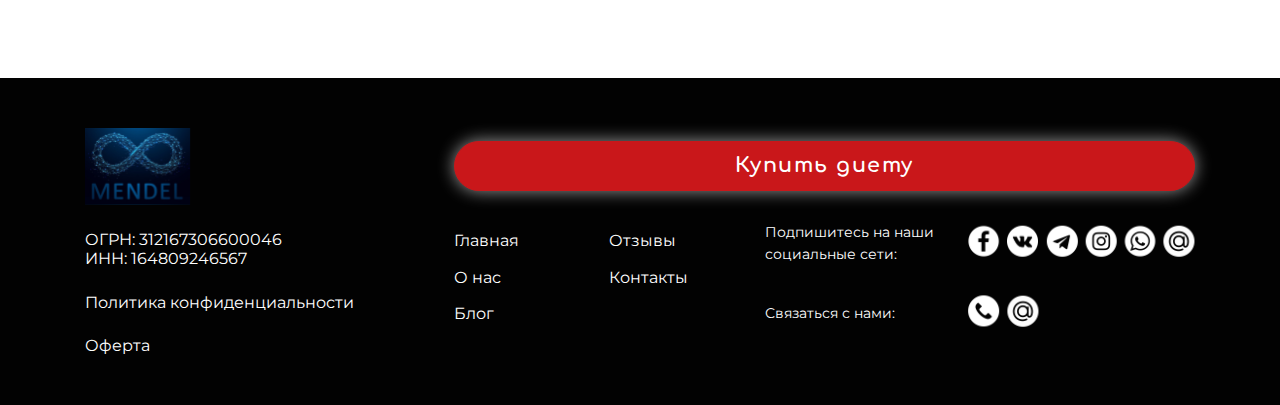
<file: book.html>
<!DOCTYPE html>
<html lang="ru">
  <head>
    <meta charset="UTF-8" />
    <meta http-equiv="X-UA-Compatible" content="IE=edge" />
    <meta name="viewport" content="width=device-width, initial-scale=1.0" />
    <title>Mendel</title>
    <link rel="stylesheet" href="css/swiper-bundle.min.css" />
    <link rel="stylesheet" href="css/style.css" />
  </head>
  <body>
    <div class="wrap">
      <!-- header -->
      <header class="header">
        <div class="overlay"></div>
        <div class="pane-close nav__close"></div>
        <div class="container">
          <div class="d-flex align-items-center">
            <a href="index.html" class="logo me-auto"><img src="img/logo.svg" alt="Mendel" class="img-fluid" /></a>
            <nav class="nav pane" id="nav">
              <ul class="nav-list d-lg-flex align-items-center">
                <li class="nav-list__item"><a href="#" class="nav-list__link active">Главная</a></li>
                <li class="nav-list__item dropdown">
                  <a href="#" class="nav-list__link">О нас</a>
                  <div class="dropdown-menu dropdown-menu_nav">
                    <ul class="sub-nav text_size-md">
                      <li class="sub-nav__item"><a href="#" class="sub-nav__link">Возврат</a></li>
                      <li class="sub-nav__item"><a href="#" class="sub-nav__link">Покупка</a></li>
                    </ul>
                  </div>
                </li>
                <li class="nav-list__item"><a href="#" class="nav-list__link">Блог</a></li>
                <li class="nav-list__item"><a href="#" class="nav-list__link">Отзывы</a></li>
                <li class="nav-list__item"><a href="#" class="nav-list__link">Контакты</a></li>
                <li class="nav-list__item d-lg-none">
                  <a href="#callback" class="btn btn_success btn_size-sm modal-open w-100_sm">Написать нам</a>
                </li>
                <li class="nav-list__item d-lg-none">
                  <a href="#basket-empty" class="btn btn_danger btn_size-sm modal-open w-100_sm">Купить диету</a>
                </li>
              </ul>
            </nav>
            <div class="header__buttons d-flex align-items-center">
              <a href="#callback" class="btn btn_success btn_size-sm modal-open d-none d-md-block">Написать нам</a>
              <a href="#basket-empty" class="btn btn_danger btn_size-sm d-none d-xxxl-block modal-open">Купить диету</a>
            </div>
            <a href="#nav" class="btn-menu pane-open d-lg-none">
              <span class="btn-menu__item"></span>
              <span class="btn-menu__item"></span>
              <span class="btn-menu__item"></span>
            </a>
          </div>
        </div>
      </header>
      <!-- /header -->
      <!-- book-preview -->
      <section class="book-preview bg_light">
        <div class="container">
          <div class="d-md-grid book-preview__content align-items-center">
            <div class="book-preview__image">
              <img src="img/preview.png" alt="" class="w-100" />
            </div>
            <div class="book-preview__text order-md-2">
              <h1 class="title preview__title mb-md">
                Ваш PDF - файл 10 популярных ошибок, которые необратимо ухудшают здоровье при диете стола №5
              </h1>
              <p class="mb-md">+ бонус составленное меню на 1 день по нашей диете</p>
              <p><a href="#" class="btn w-100 btn_success">Скачать</a></p>
            </div>
          </div>
        </div>
      </section>
      <!-- /book-preview -->
      <!-- diet-section -->
      <section class="diet-section">
        <div class="container">
          <div class="text_center mb-lg">
            Если Вам будет мало, и Вы хотите получить полную информацию <br class="d-none d-lg-block" />по диете,
            кликайте по ссылке и покупайте!
          </div>
          <h2 class="title mb-md text_center">Полная Диета стол №5</h2>
          <div class="diet-section__content d-md-grid">
            <div class="diet-section__image order-md-2">
              <img src="img/content/diet.png" alt="" class="img-fluid" />
            </div>
            <div class="diet-section__text_padding">
              <div class="title title_size-md mb-md">
                Самая полная информация по диете стола №5 от более 37 профессионалов своего дела (врачей, диетологов,
                спортсменов и т.д.)
              </div>
              <div class="mb-sm"><a href="#" class="btn w-100 btn_danger">Купить</a></div>
              <p class="text_size-md">
                * Нажимая на кнопку, вы даете согласие на обработку персональных данных и соглашаетесь c <a
                  href="#"
                  class="text_success"
                  >политикой конфиденциальности</a
                >
              </p>
            </div>
          </div>
        </div>
      </section>
      <!-- /diet-section -->
      <!-- footer -->
      <footer class="footer">
        <div class="container">
          <div class="footer__content text_size-sm d-lg-flex justify-content-between">
            <div class="footer__col">
              <a href="index.html" class="logo footer__logo d-inline-flex"
                ><img src="img/logo.svg" alt="" class="img-fluid"
              /></a>
              <p>ОГРН: 312167306600046 <br />ИНН: 164809246567</p>
              <p><a href="#" class="text_inversion">Политика конфиденциальности</a></p>
              <p><a href="#" class="text_inversion">Оферта</a></p>
            </div>
            <div class="footer__col_large">
              <a href="#basket-removed" class="btn w-100 btn_danger footer__btn btn_size-sm modal-open">Купить диету</a>
              <div class="d-md-flex justify-content-between">
                <ul class="footer-nav">
                  <li class="footer-nav__item"><a href="#" class="footer-nav__link text_inversion">Главная</a></li>
                  <li class="footer-nav__item"><a href="#" class="footer-nav__link text_inversion">Отзывы</a></li>
                  <li class="footer-nav__item"><a href="#" class="footer-nav__link text_inversion">О нас</a></li>
                  <li class="footer-nav__item"><a href="#" class="footer-nav__link text_inversion">Контакты</a></li>
                  <li class="footer-nav__item"><a href="#" class="footer-nav__link text_inversion">Блог</a></li>
                </ul>
                <div class="footer__social">
                  <div class="social-group d-md-flex">
                    <div class="social-group__title">Подпишитесь на наши социальные сети:</div>
                    <ul class="social-list">
                      <li class="social-list__item">
                        <a href="#" target="_blank" class="social-list__link icon icon-facebook"></a>
                      </li>
                      <li class="social-list__item">
                        <a href="#" target="_blank" class="social-list__link icon icon-vk"></a>
                      </li>
                      <li class="social-list__item">
                        <a href="#" target="_blank" class="social-list__link icon icon-telegram"></a>
                      </li>
                      <li class="social-list__item">
                        <a href="#" target="_blank" class="social-list__link icon icon-instagram"></a>
                      </li>
                      <li class="social-list__item">
                        <a href="#" target="_blank" class="social-list__link icon icon-whatsapp"></a>
                      </li>
                      <li class="social-list__item">
                        <a href="#" target="_blank" class="social-list__link icon icon-email"></a>
                      </li>
                    </ul>
                  </div>
                  <div class="social-group d-md-flex">
                    <div class="social-group__title">Связаться с нами:</div>
                    <ul class="social-list">
                      <li class="social-list__item"><a href="#" class="social-list__link icon icon-phone-call"></a></li>
                      <li class="social-list__item"><a href="#" class="social-list__link icon icon-email"></a></li>
                    </ul>
                  </div>
                </div>
              </div>
            </div>
          </div>
        </div>
      </footer>
      <!-- /footer -->
    </div>

    <!-- callback -->
    <div class="modal fade" id="callback">
      <div class="modal-dialog">
        <div class="modal__content">
          <button type="button" class="icon icon-close modal-close modal__close d-lg-none"></button>
          <div class="modal__title title title_size-lg">Написать нам</div>
          <div class="modal__form">
            <form action="#" class="d-flex flex-column">
              <div class="form-group">
                <input class="form-control" type="text" placeholder="Имя" />
              </div>
              <div class="form-group">
                <input class="form-control" type="email" placeholder="Еmail" />
              </div>
              <div class="form-group_md">
                <textarea name="mess" id="mess" class="form-control" placeholder="Напишите сообщение"></textarea>
              </div>
              <div class="form-group_md"><button class="btn btn_success w-100 btn_size-lg">Отправить</button></div>
              <div class="text_size-md">
                *Нажимая на кнопку оплаты Вы соглашаетесь <br class="d-none d-md-block" />с <a
                  href="#"
                  class="text_success"
                  >Политикой конфиденциальности</a
                >
                и договором <a href="#" class="text_success">Оферты</a>
              </div>
            </form>
          </div>
        </div>
      </div>
    </div>
    <!-- /callback -->

    <!-- basket-empty -->
    <div class="modal fade" id="basket-empty">
      <div class="modal-dialog">
        <div class="modal__content">
          <button type="button" class="icon icon-close modal-close modal__close d-lg-none"></button>
          <div class="modal__title title title_size-lg">Ваш заказ "Диета стол №5"</div>
          <div class="modal__text">
            <p>Корзина пуста. Добавьте в корзину хотя бы один товар</p>
            <div class="modal__form-md">
              <p class="mb-md">
                Введите Email, на него придет ссылка для скачивания <br class="d-none d-md-block" />материалов Диеты
                стола №5
              </p>
              <form action="#" class="d-flex flex-column">
                <div class="form-group_lg">
                  <input class="form-control" type="email" placeholder="Укажите ваш email" />
                </div>
                <div class="form-group_md"><button class="btn btn_danger w-100 btn_size-lg">Оплатить</button></div>
                <div class="text_size-md">
                  *Нажимая на кнопку оплаты Вы соглашаетесь <br class="d-none d-md-block" />с <a
                    href="#"
                    class="text_success"
                    >Политикой конфиденциальности</a
                  >
                  и договором <a href="#" class="text_success">Оферты</a>
                </div>
              </form>
            </div>
          </div>
        </div>
      </div>
    </div>
    <!-- /basket-empty-->

    <!-- basket -->
    <div class="modal fade" id="basket">
      <div class="modal-dialog">
        <div class="modal__content">
          <button type="button" class="icon icon-close modal-close modal__close d-lg-none"></button>
          <div class="modal__title title title_size-lg">Ваш заказ "Диета стол №5"</div>
          <div class="modal__text">
            <div class="basket-group">
              <div class="basket-item d-flex align-items-center">
                <a href="#" class="basket-item__image"><img src="img/content/basket.jpg" alt="" class="img-fluid" /></a>
                <a href="#" class="basket-item__title text_bold">Диета стол №5</a>
                <div class="basket-item__price">99 р.</div>
                <a href="#" class="basket-item__delete icon icon-delete"></a>
              </div>
              <div class="basket-group__summ text_right text_bold">Сумма: 99 р.</div>
            </div>
            <div class="modal__form">
              <p class="mb-md">
                Введите Email, на него придет ссылка для скачивания <br class="d-none d-md-block" />материалов Диеты
                стола №5
              </p>
              <form action="#" class="d-flex flex-column">
                <div class="form-group_lg">
                  <input class="form-control" type="email" placeholder="Укажите ваш email" />
                </div>
                <div class="form-group_md"><button class="btn btn_danger w-100 btn_size-lg">Оплатить</button></div>
                <div class="text_size-md">
                  *Нажимая на кнопку оплаты Вы соглашаетесь <br class="d-none d-md-block" />с <a
                    href="#"
                    class="text_success"
                    >Политикой конфиденциальности</a
                  >
                  и договором <a href="#" class="text_success">Оферты</a>
                </div>
              </form>
            </div>
          </div>
        </div>
      </div>
    </div>
    <!-- /basket-->

    <!-- basket-removed -->
    <div class="modal fade" id="basket-removed">
      <div class="modal-dialog">
        <div class="modal__content">
          <button type="button" class="icon icon-close modal-close modal__close d-lg-none"></button>
          <div class="modal__title title title_size-lg">Ваш заказ "Диета стол №5"</div>
          <div class="modal__text">
            <div class="basket-group basket-group_margin">
              <div class="basket-item basket-item_removed d-flex align-items-center">
                <a href="#" class="basket-item__num text_success">5</a>
                <a href="#" class="basket-item__title text_light">Вы удалили "Диета стол №5"</a>
                <a href="#" class="basket-item__return text_light">Вернуть</a>
              </div>
            </div>
            <div class="modal__form">
              <p class="mb-md">
                Введите Email, на него придет ссылка для скачивания <br class="d-none d-md-block" />материалов Диеты
                стола №5
              </p>
              <form action="#" class="d-flex flex-column">
                <div class="form-group_lg">
                  <input class="form-control" type="email" placeholder="Укажите ваш email" />
                </div>
                <div class="form-group_md"><button class="btn btn_danger w-100 btn_size-lg">Оплатить</button></div>
                <div class="text_size-md">
                  *Нажимая на кнопку оплаты Вы соглашаетесь <br class="d-none d-md-block" />с <a
                    href="#"
                    class="text_success"
                    >Политикой конфиденциальности</a
                  >
                  и договором <a href="#" class="text_success">Оферты</a>
                </div>
              </form>
            </div>
          </div>
        </div>
      </div>
    </div>
    <!-- /basket-removed-->

    <!-- download -->
    <div class="modal fade" id="download">
      <div class="modal-dialog">
        <div class="modal__content">
          <button type="button" class="icon icon-close modal-close modal__close d-lg-none"></button>
          <div class="progress">50%</div>
          <div class="modal__text">
            <p>
              Почти готово! Заполни эту форму и нажми на кнопку ниже, <br class="d-none d-lg-block" />чтобы мгновенно
              получить книгу на свой e-mail
            </p>
            <div class="modal__title modal__title_margin title title_size-lg">
              Скачай PDF - файл" <br />10 популярных ошибок, которые необратимо ухудшают здоровье при диете стола №5"
            </div>
            <form action="#" class="horizontal-form">
              <div class="form-group">
                <input class="form-control" type="email" placeholder="Укажите ваш email" />
              </div>
              <div class="form-group_lg"><button class="btn btn_success w-100 btn_size-sm">Скачать</button></div>
            </form>
            <div class="text_bold bonus">+ бонус меню на 1 день</div>
            <div>
              Нажимая на кнопку, вы даете согласие на обработку персональных данных и соглашаетесь c <a
                href="#"
                class="text_success"
                >политикой конфиденциальности</a
              >
            </div>
          </div>
        </div>
      </div>
    </div>
    <!-- /download-->

    <script src="js/jquery-3.6.0.min.js"></script>
    <script src="js/swiper-bundle.min.js"></script>
    <script src="js/main.js"></script>
  </body>
</html>
</file>
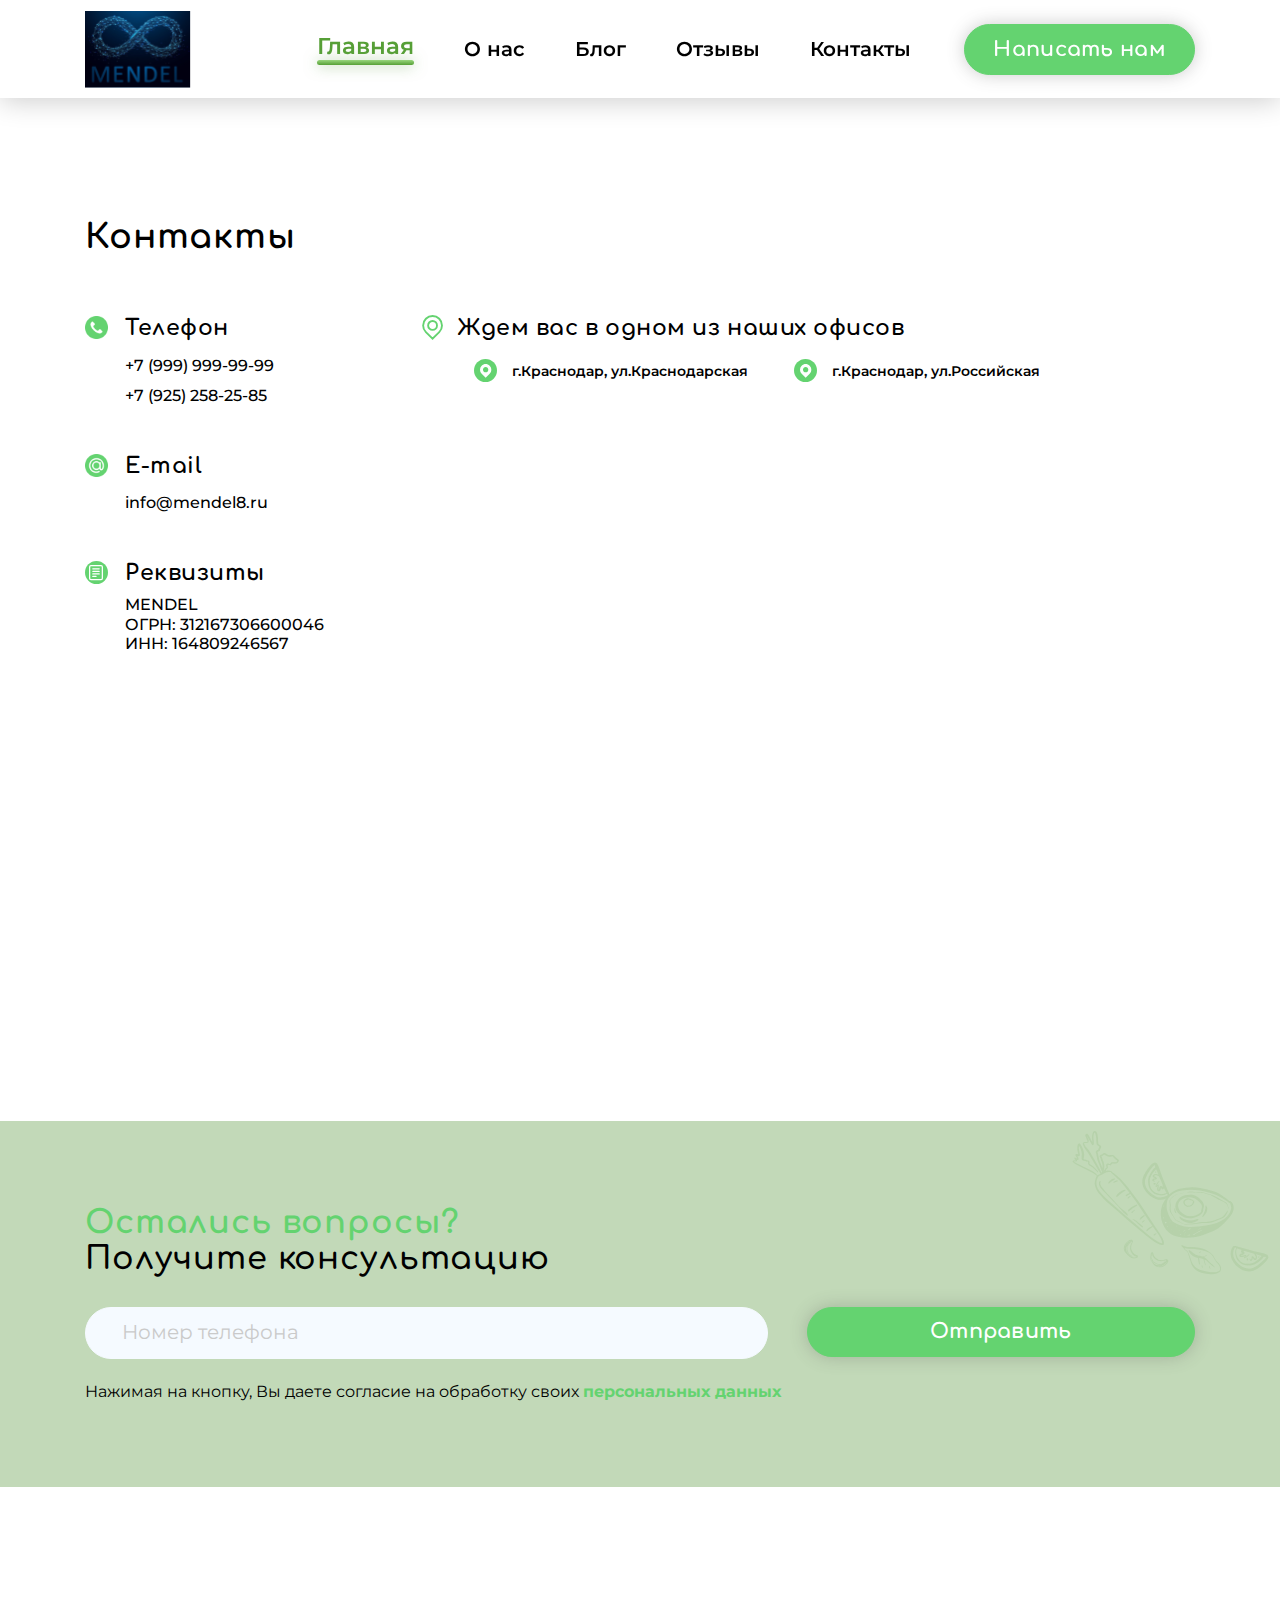
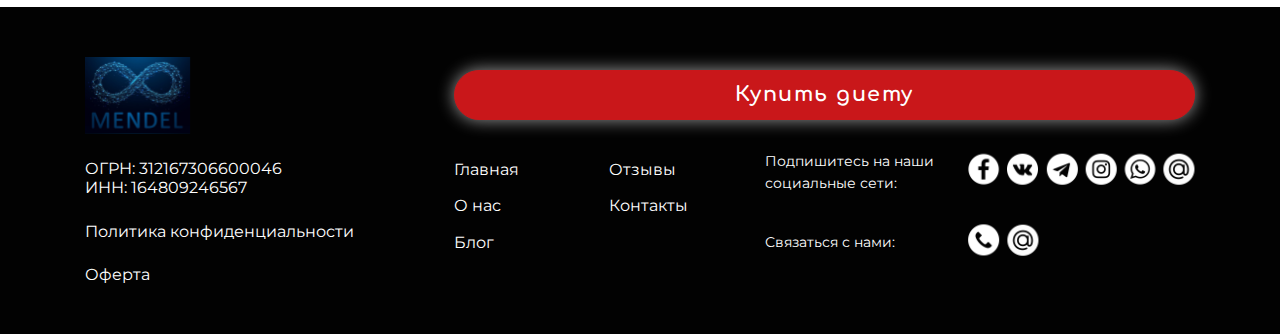
<file: contacts.html>
<!DOCTYPE html>
<html lang="ru">
  <head>
    <meta charset="UTF-8" />
    <meta http-equiv="X-UA-Compatible" content="IE=edge" />
    <meta name="viewport" content="width=device-width, initial-scale=1.0" />
    <title>Mendel</title>
    <link rel="stylesheet" href="css/swiper-bundle.min.css" />
    <link rel="stylesheet" href="css/style.css" />
  </head>
  <body>
    <div class="wrap">
      <!-- header -->
      <header class="header">
        <div class="overlay"></div>
        <div class="pane-close nav__close"></div>
        <div class="container">
          <div class="d-flex align-items-center">
            <a href="index.html" class="logo me-auto"><img src="img/logo.svg" alt="Mendel" class="img-fluid" /></a>
            <nav class="nav pane" id="nav">
              <ul class="nav-list d-lg-flex align-items-center">
                <li class="nav-list__item"><a href="#" class="nav-list__link active">Главная</a></li>
                <li class="nav-list__item dropdown">
                  <a href="#" class="nav-list__link">О нас</a>
                  <div class="dropdown-menu dropdown-menu_nav">
                    <ul class="sub-nav text_size-md">
                      <li class="sub-nav__item"><a href="#" class="sub-nav__link">Возврат</a></li>
                      <li class="sub-nav__item"><a href="#" class="sub-nav__link">Покупка</a></li>
                    </ul>
                  </div>
                </li>
                <li class="nav-list__item"><a href="#" class="nav-list__link">Блог</a></li>
                <li class="nav-list__item"><a href="#" class="nav-list__link">Отзывы</a></li>
                <li class="nav-list__item"><a href="#" class="nav-list__link">Контакты</a></li>
                <li class="nav-list__item d-lg-none">
                  <a href="#callback" class="btn btn_success btn_size-sm modal-open w-100_sm">Написать нам</a>
                </li>
                <li class="nav-list__item d-lg-none">
                  <a href="#basket-empty" class="btn btn_danger btn_size-sm modal-open w-100_sm">Купить диету</a>
                </li>
              </ul>
            </nav>
            <div class="header__buttons d-flex align-items-center">
              <a href="#callback" class="btn btn_success btn_size-sm modal-open d-none d-md-block">Написать нам</a>
              <a href="#basket-empty" class="btn btn_danger btn_size-sm d-none d-xxxl-block modal-open">Купить диету</a>
            </div>
            <a href="#nav" class="btn-menu pane-open d-lg-none">
              <span class="btn-menu__item"></span>
              <span class="btn-menu__item"></span>
              <span class="btn-menu__item"></span>
            </a>
          </div>
        </div>
      </header>
      <!-- /header -->
      <!-- content -->
      <div class="content">
        <div class="container">
          <h1 class="title title_heading">Контакты</h1>
          <div class="contacts-section d-lg-grid">
            <div class="contacts-section__group">
              <div class="contacts-item text_mediumbold text_size-sm">
                <div class="contacts-item__icon icon icon-phone"></div>
                <div class="title title_size-xs contacts-item__title">Телефон</div>
                <p><a href="tel:+79999999999">+7 (999) 999-99-99</a></p>
                <p><a href="tel:+79252582585">+7 (925) 258-25-85</a></p>
              </div>
              <div class="contacts-item text_mediumbold text_size-sm">
                <div class="contacts-item__icon icon icon-email-inversion"></div>
                <div class="title title_size-xs contacts-item__title">E-mail</div>
                <p><a href="mailto:info@mendel8.ru">info@mendel8.ru</a></p>
              </div>
              <div class="contacts-item text_mediumbold text_size-sm">
                <div class="contacts-item__icon icon icon-doc"></div>
                <div class="title title_size-xs mb-1">Реквизиты</div>
                <p>MENDEL <br />ОГРН: 312167306600046 <br />ИНН: 164809246567</p>
              </div>
            </div>
            <div class="contacts-section__address">
              <div class="address-title title title_size-xs mb-2">
                <div class="address-title__icon icon icon-map"></div>
                Ждем вас в одном из наших офисов
              </div>
              <div class="d-flex address-group flex-wrap">
                <div class="address-item text_semimbold mb-sm">
                  <div class="address-item__icon icon icon-map-inversion"></div>
                  г.Краснодар, ул.Краснодарская
                </div>
                <div class="address-item text_semimbold mb-sm">
                  <div class="address-item__icon icon icon-map-inversion"></div>
                  г.Краснодар, ул.Российская
                </div>
              </div>
              <div class="map">
                <iframe
                  class="map-elem"
                  src="https://www.google.com/maps/embed?pb=!1m18!1m12!1m3!1d2820.2462063490825!2d39.06624927624991!3d45.019927271070124!2m3!1f0!2f0!3f0!3m2!1i1024!2i768!4f13.1!3m3!1m2!1s0x40f05a9dd81c8cb1%3A0xaec86b262830feee!2z0YPQuy4g0JrRgNCw0YHQvdC-0LTQsNGA0YHQutCw0Y8sINCa0YDQsNGB0L3QvtC00LDRgCwg0JrRgNCw0YHQvdC-0LTQsNGA0YHQutC40Lkg0LrRgNCw0LksINCg0L7RgdGB0LjRjywgMzUwMDE4!5e0!3m2!1sru!2sua!4v1711915250268!5m2!1sru!2sua"
                  allowfullscreen=""
                  loading="lazy"
                  referrerpolicy="no-referrer-when-downgrade"
                ></iframe>
              </div>
            </div>
          </div>
        </div>
      </div>
      <!-- /content -->
      <!-- consultation-section -->
      <div class="consultation-section bg_dark pattern-wrap">
        <div class="container">
          <div class="consultation-section__content">
            <div class="title title_size-lg mb-3 consultation-section__title">
              <div class="text_success">Остались вопросы?</div>
              <div class="text_semimbold">Получите консультацию</div>
            </div>
            <form action="#">
              <div class="consultation-section__form d-md-grid">
                <div class="form-group"><input type="tel" class="form-control" placeholder="Номер телефона" /></div>
                <div class="form-group"><button class="btn btn_success w-100 btn_size-sm">Отправить</button></div>
              </div>
            </form>
            <p class="text_size-sm">
              Нажимая на кнопку, Вы даете согласие на обработку своих
              <a href="#" class="text_success text_bold">персональных данных</a>
            </p>
          </div>
        </div>
      </div>
      <!-- .consultation-section -->
      <!-- footer -->
      <footer class="footer">
        <div class="container">
          <div class="footer__content text_size-sm d-lg-flex justify-content-between">
            <div class="footer__col">
              <a href="index.html" class="logo footer__logo d-inline-flex"
                ><img src="img/logo.svg" alt="" class="img-fluid"
              /></a>
              <p>ОГРН: 312167306600046 <br />ИНН: 164809246567</p>
              <p><a href="#" class="text_inversion">Политика конфиденциальности</a></p>
              <p><a href="#" class="text_inversion">Оферта</a></p>
            </div>
            <div class="footer__col_large">
              <a href="#basket-removed" class="btn w-100 btn_danger footer__btn btn_size-sm modal-open">Купить диету</a>
              <div class="d-md-flex justify-content-between">
                <ul class="footer-nav">
                  <li class="footer-nav__item"><a href="#" class="footer-nav__link text_inversion">Главная</a></li>
                  <li class="footer-nav__item"><a href="#" class="footer-nav__link text_inversion">Отзывы</a></li>
                  <li class="footer-nav__item"><a href="#" class="footer-nav__link text_inversion">О нас</a></li>
                  <li class="footer-nav__item"><a href="#" class="footer-nav__link text_inversion">Контакты</a></li>
                  <li class="footer-nav__item"><a href="#" class="footer-nav__link text_inversion">Блог</a></li>
                </ul>
                <div class="footer__social">
                  <div class="social-group d-md-flex">
                    <div class="social-group__title">Подпишитесь на наши социальные сети:</div>
                    <ul class="social-list">
                      <li class="social-list__item">
                        <a href="#" target="_blank" class="social-list__link icon icon-facebook"></a>
                      </li>
                      <li class="social-list__item">
                        <a href="#" target="_blank" class="social-list__link icon icon-vk"></a>
                      </li>
                      <li class="social-list__item">
                        <a href="#" target="_blank" class="social-list__link icon icon-telegram"></a>
                      </li>
                      <li class="social-list__item">
                        <a href="#" target="_blank" class="social-list__link icon icon-instagram"></a>
                      </li>
                      <li class="social-list__item">
                        <a href="#" target="_blank" class="social-list__link icon icon-whatsapp"></a>
                      </li>
                      <li class="social-list__item">
                        <a href="#" target="_blank" class="social-list__link icon icon-email"></a>
                      </li>
                    </ul>
                  </div>
                  <div class="social-group d-md-flex">
                    <div class="social-group__title">Связаться с нами:</div>
                    <ul class="social-list">
                      <li class="social-list__item"><a href="#" class="social-list__link icon icon-phone-call"></a></li>
                      <li class="social-list__item"><a href="#" class="social-list__link icon icon-email"></a></li>
                    </ul>
                  </div>
                </div>
              </div>
            </div>
          </div>
        </div>
      </footer>
      <!-- /footer -->
    </div>

    <!-- callback -->
    <div class="modal fade" id="callback">
      <div class="modal-dialog">
        <div class="modal__content">
          <button type="button" class="icon icon-close modal-close modal__close d-lg-none"></button>
          <div class="modal__title title title_size-lg">Написать нам</div>
          <div class="modal__form">
            <form action="#" class="d-flex flex-column">
              <div class="form-group">
                <input class="form-control" type="text" placeholder="Имя" />
              </div>
              <div class="form-group">
                <input class="form-control" type="email" placeholder="Еmail" />
              </div>
              <div class="form-group_md">
                <textarea name="mess" id="mess" class="form-control" placeholder="Напишите сообщение"></textarea>
              </div>
              <div class="form-group_md"><button class="btn btn_success w-100 btn_size-lg">Отправить</button></div>
              <div class="text_size-md">
                *Нажимая на кнопку оплаты Вы соглашаетесь <br class="d-none d-md-block" />с <a
                  href="#"
                  class="text_success"
                  >Политикой конфиденциальности</a
                >
                и договором <a href="#" class="text_success">Оферты</a>
              </div>
            </form>
          </div>
        </div>
      </div>
    </div>
    <!-- /callback -->

    <!-- basket-empty -->
    <div class="modal fade" id="basket-empty">
      <div class="modal-dialog">
        <div class="modal__content">
          <button type="button" class="icon icon-close modal-close modal__close d-lg-none"></button>
          <div class="modal__title title title_size-lg">Ваш заказ "Диета стол №5"</div>
          <div class="modal__text">
            <p>Корзина пуста. Добавьте в корзину хотя бы один товар</p>
            <div class="modal__form-md">
              <p class="mb-md">
                Введите Email, на него придет ссылка для скачивания <br class="d-none d-md-block" />материалов Диеты
                стола №5
              </p>
              <form action="#" class="d-flex flex-column">
                <div class="form-group_lg">
                  <input class="form-control" type="email" placeholder="Укажите ваш email" />
                </div>
                <div class="form-group_md"><button class="btn btn_danger w-100 btn_size-lg">Оплатить</button></div>
                <div class="text_size-md">
                  *Нажимая на кнопку оплаты Вы соглашаетесь <br class="d-none d-md-block" />с <a
                    href="#"
                    class="text_success"
                    >Политикой конфиденциальности</a
                  >
                  и договором <a href="#" class="text_success">Оферты</a>
                </div>
              </form>
            </div>
          </div>
        </div>
      </div>
    </div>
    <!-- /basket-empty-->

    <!-- basket -->
    <div class="modal fade" id="basket">
      <div class="modal-dialog">
        <div class="modal__content">
          <button type="button" class="icon icon-close modal-close modal__close d-lg-none"></button>
          <div class="modal__title title title_size-lg">Ваш заказ "Диета стол №5"</div>
          <div class="modal__text">
            <div class="basket-group">
              <div class="basket-item d-flex align-items-center">
                <a href="#" class="basket-item__image"><img src="img/content/basket.jpg" alt="" class="img-fluid" /></a>
                <a href="#" class="basket-item__title text_bold">Диета стол №5</a>
                <div class="basket-item__price">99 р.</div>
                <a href="#" class="basket-item__delete icon icon-delete"></a>
              </div>
              <div class="basket-group__summ text_right text_bold">Сумма: 99 р.</div>
            </div>
            <div class="modal__form">
              <p class="mb-md">
                Введите Email, на него придет ссылка для скачивания <br class="d-none d-md-block" />материалов Диеты
                стола №5
              </p>
              <form action="#" class="d-flex flex-column">
                <div class="form-group_lg">
                  <input class="form-control" type="email" placeholder="Укажите ваш email" />
                </div>
                <div class="form-group_md"><button class="btn btn_danger w-100 btn_size-lg">Оплатить</button></div>
                <div class="text_size-md">
                  *Нажимая на кнопку оплаты Вы соглашаетесь <br class="d-none d-md-block" />с <a
                    href="#"
                    class="text_success"
                    >Политикой конфиденциальности</a
                  >
                  и договором <a href="#" class="text_success">Оферты</a>
                </div>
              </form>
            </div>
          </div>
        </div>
      </div>
    </div>
    <!-- /basket-->

    <!-- basket-removed -->
    <div class="modal fade" id="basket-removed">
      <div class="modal-dialog">
        <div class="modal__content">
          <button type="button" class="icon icon-close modal-close modal__close d-lg-none"></button>
          <div class="modal__title title title_size-lg">Ваш заказ "Диета стол №5"</div>
          <div class="modal__text">
            <div class="basket-group basket-group_margin">
              <div class="basket-item basket-item_removed d-flex align-items-center">
                <a href="#" class="basket-item__num text_success">5</a>
                <a href="#" class="basket-item__title text_light">Вы удалили "Диета стол №5"</a>
                <a href="#" class="basket-item__return text_light">Вернуть</a>
              </div>
            </div>
            <div class="modal__form">
              <p class="mb-md">
                Введите Email, на него придет ссылка для скачивания <br class="d-none d-md-block" />материалов Диеты
                стола №5
              </p>
              <form action="#" class="d-flex flex-column">
                <div class="form-group_lg">
                  <input class="form-control" type="email" placeholder="Укажите ваш email" />
                </div>
                <div class="form-group_md"><button class="btn btn_danger w-100 btn_size-lg">Оплатить</button></div>
                <div class="text_size-md">
                  *Нажимая на кнопку оплаты Вы соглашаетесь <br class="d-none d-md-block" />с <a
                    href="#"
                    class="text_success"
                    >Политикой конфиденциальности</a
                  >
                  и договором <a href="#" class="text_success">Оферты</a>
                </div>
              </form>
            </div>
          </div>
        </div>
      </div>
    </div>
    <!-- /basket-removed-->

    <!-- download -->
    <div class="modal fade" id="download">
      <div class="modal-dialog">
        <div class="modal__content">
          <button type="button" class="icon icon-close modal-close modal__close d-lg-none"></button>
          <div class="progress">50%</div>
          <div class="modal__text">
            <p>
              Почти готово! Заполни эту форму и нажми на кнопку ниже, <br class="d-none d-lg-block" />чтобы мгновенно
              получить книгу на свой e-mail
            </p>
            <div class="modal__title modal__title_margin title title_size-lg">
              Скачай PDF - файл" <br />10 популярных ошибок, которые необратимо ухудшают здоровье при диете стола №5"
            </div>
            <form action="#" class="horizontal-form">
              <div class="form-group">
                <input class="form-control" type="email" placeholder="Укажите ваш email" />
              </div>
              <div class="form-group_lg"><button class="btn btn_success w-100 btn_size-sm">Скачать</button></div>
            </form>
            <div class="text_bold bonus">+ бонус меню на 1 день</div>
            <div>
              Нажимая на кнопку, вы даете согласие на обработку персональных данных и соглашаетесь c <a
                href="#"
                class="text_success"
                >политикой конфиденциальности</a
              >
            </div>
          </div>
        </div>
      </div>
    </div>
    <!-- /download-->

    <script src="js/jquery-3.6.0.min.js"></script>
    <script src="js/swiper-bundle.min.js"></script>
    <script src="js/main.js"></script>
  </body>
</html>
</file>
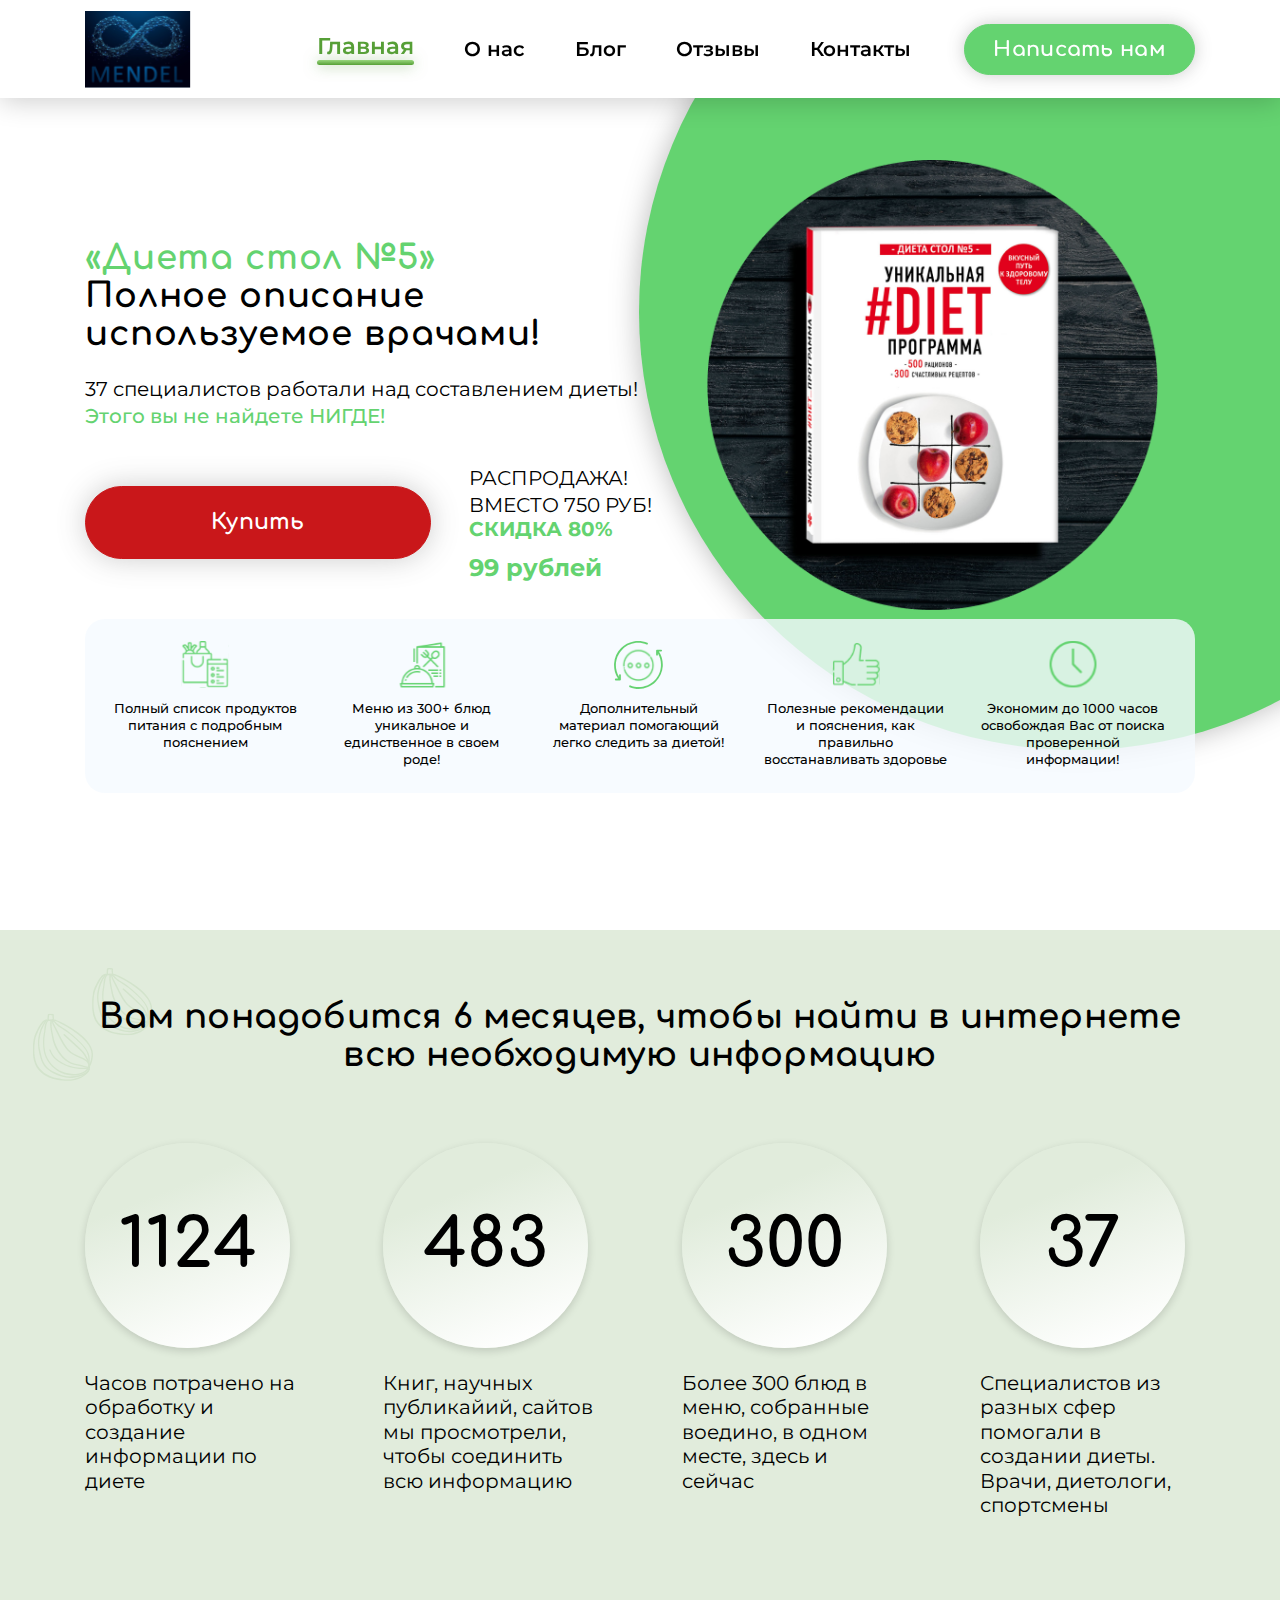
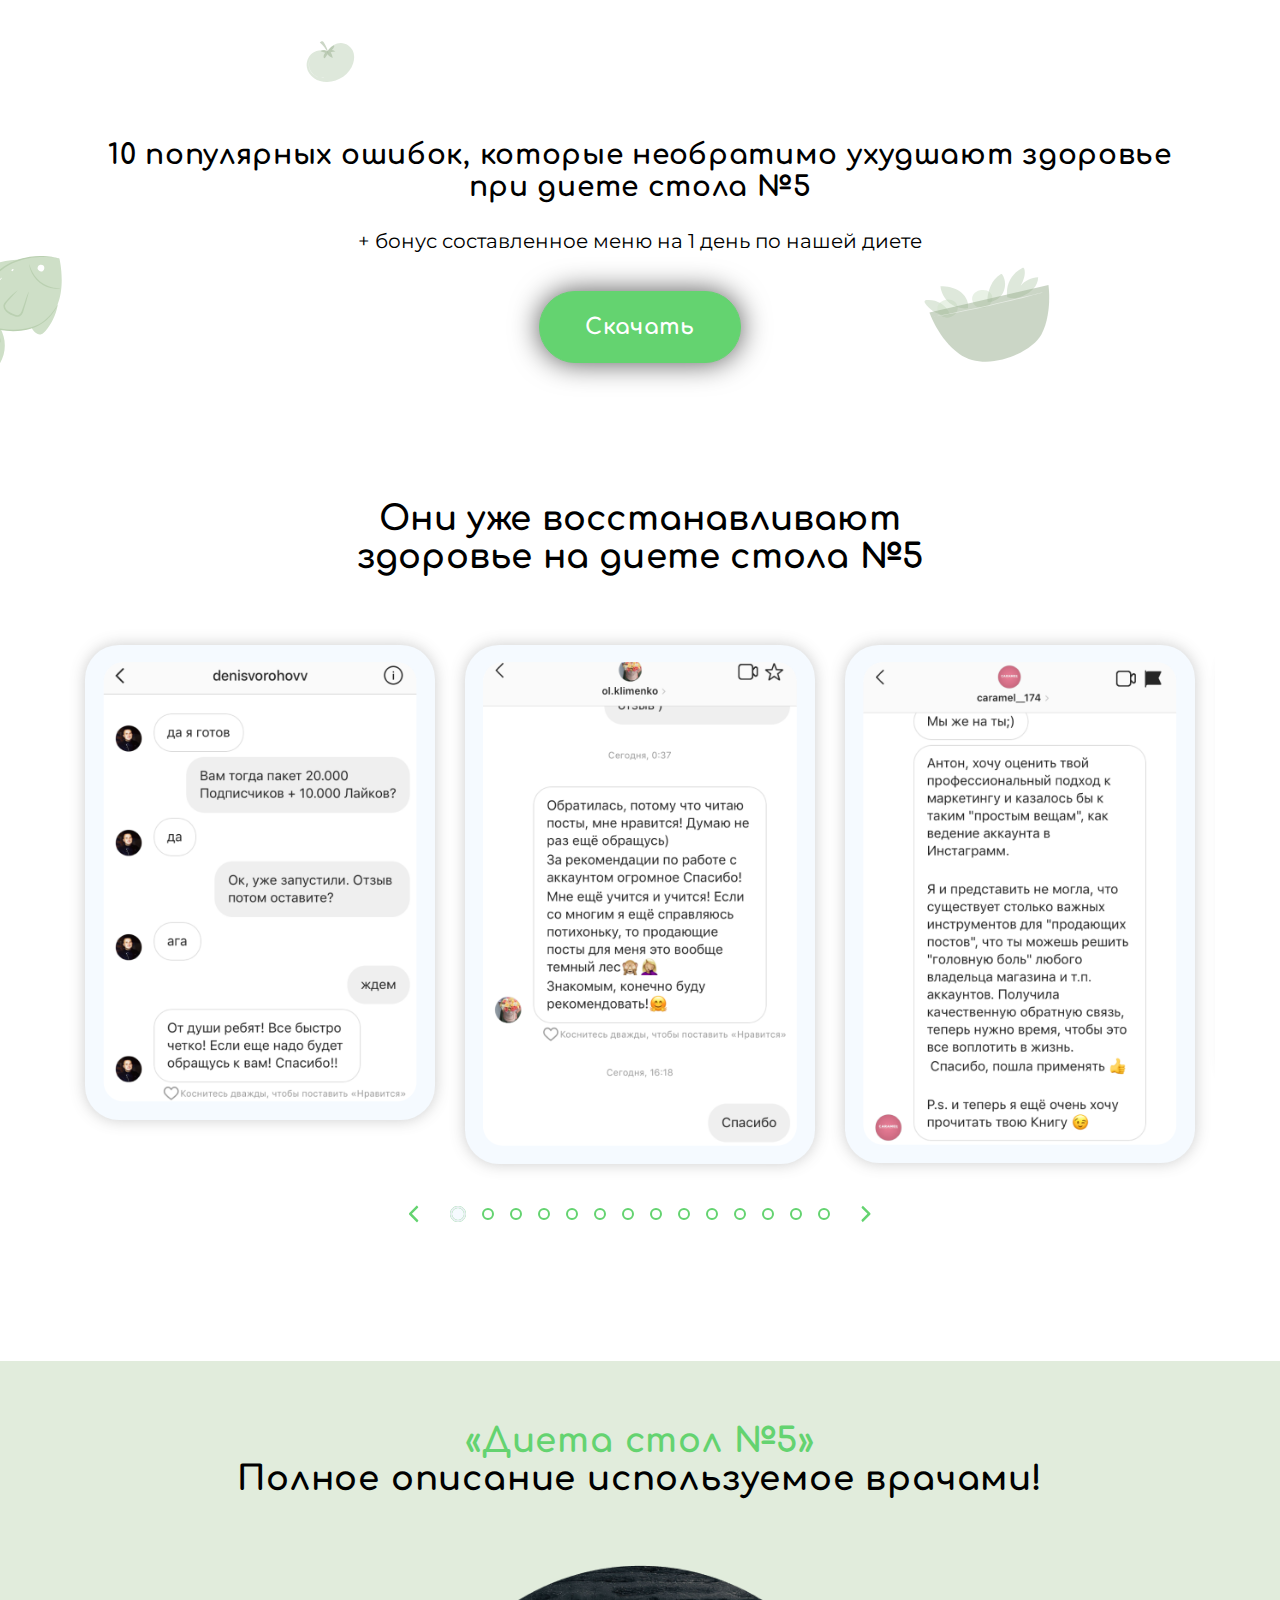
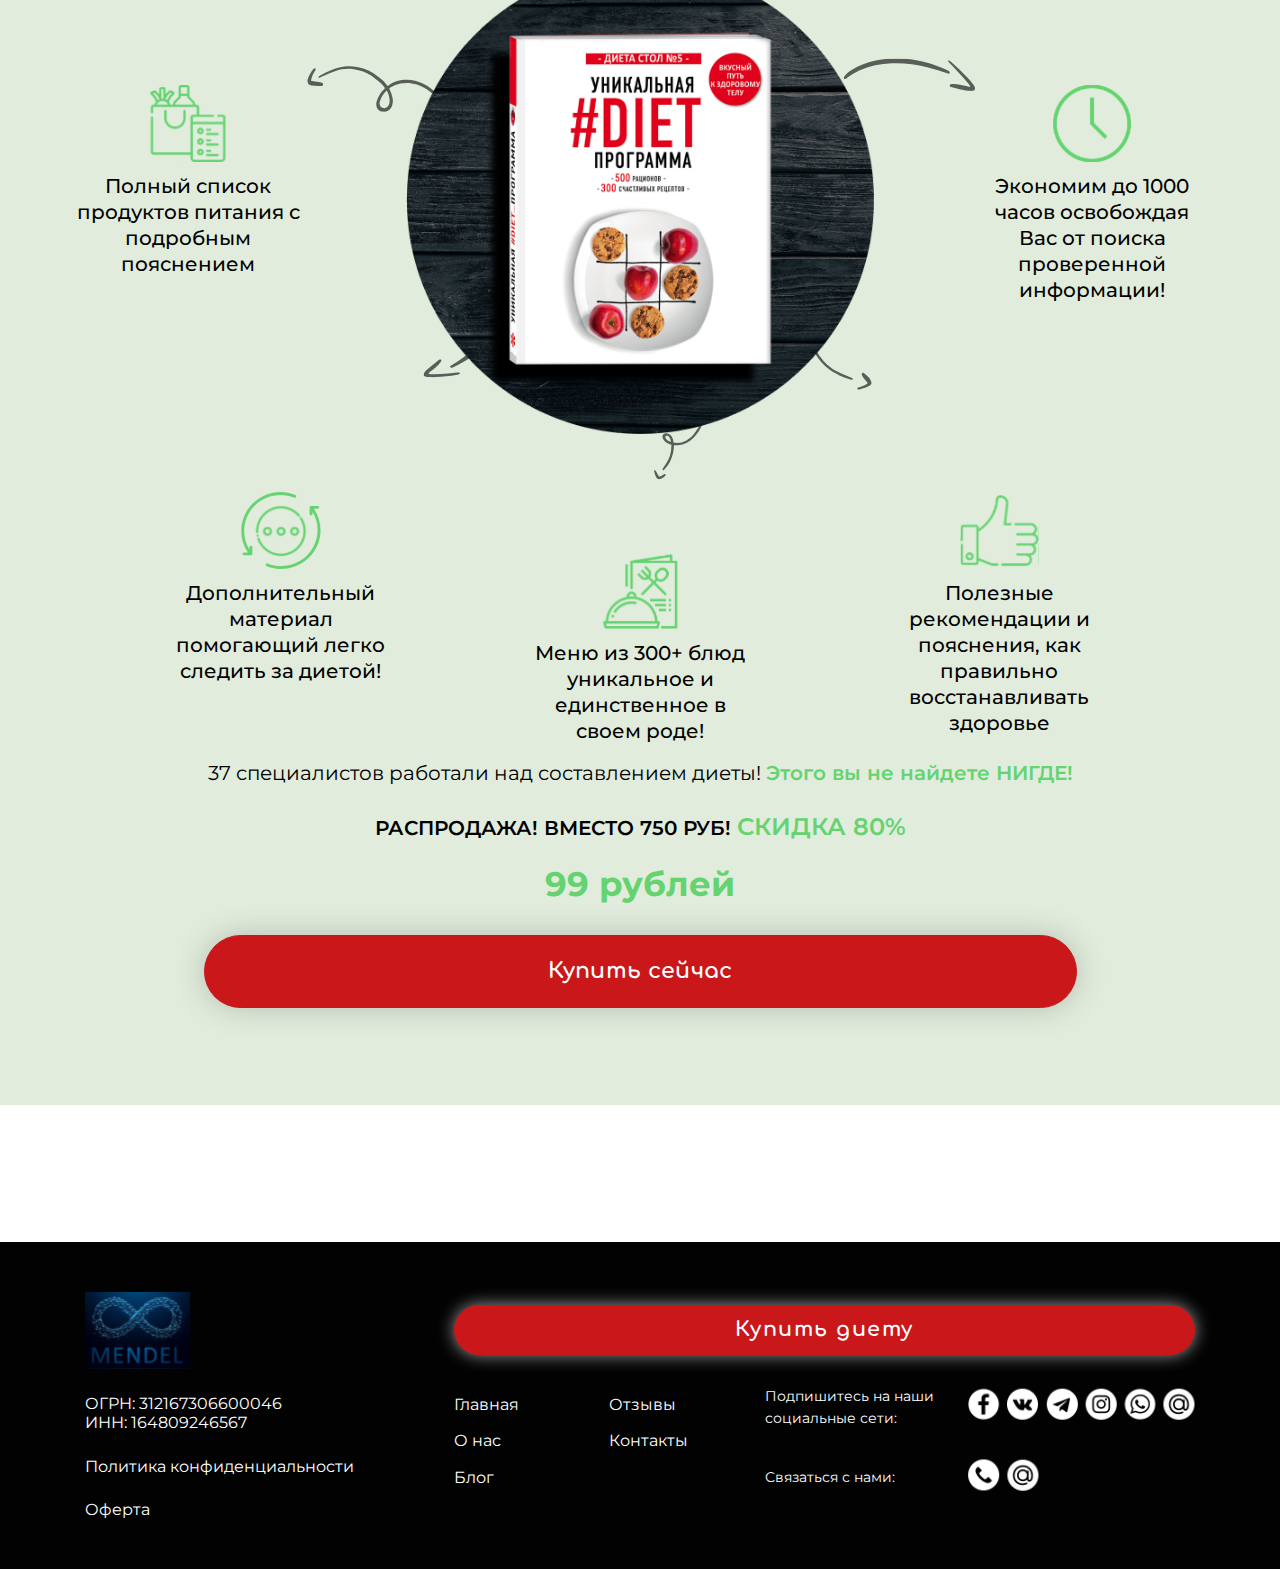
<file: diet.html>
<!DOCTYPE html>
<html lang="ru">
  <head>
    <meta charset="UTF-8" />
    <meta http-equiv="X-UA-Compatible" content="IE=edge" />
    <meta name="viewport" content="width=device-width, initial-scale=1.0" />
    <title>Mendel</title>
    <link rel="stylesheet" href="css/swiper-bundle.min.css" />
    <link rel="stylesheet" href="css/style.css" />
  </head>
  <body>
    <div class="wrap">
      <!-- header -->
      <header class="header">
        <div class="overlay"></div>
        <div class="pane-close nav__close"></div>
        <div class="container">
          <div class="d-flex align-items-center">
            <a href="index.html" class="logo me-auto"><img src="img/logo.svg" alt="Mendel" class="img-fluid" /></a>
            <nav class="nav pane" id="nav">
              <ul class="nav-list d-lg-flex align-items-center">
                <li class="nav-list__item"><a href="#" class="nav-list__link active">Главная</a></li>
                <li class="nav-list__item dropdown">
                  <a href="#" class="nav-list__link">О нас</a>
                  <div class="dropdown-menu dropdown-menu_nav">
                    <ul class="sub-nav text_size-md">
                      <li class="sub-nav__item"><a href="#" class="sub-nav__link">Возврат</a></li>
                      <li class="sub-nav__item"><a href="#" class="sub-nav__link">Покупка</a></li>
                    </ul>
                  </div>
                </li>
                <li class="nav-list__item"><a href="#" class="nav-list__link">Блог</a></li>
                <li class="nav-list__item"><a href="#" class="nav-list__link">Отзывы</a></li>
                <li class="nav-list__item"><a href="#" class="nav-list__link">Контакты</a></li>
                <li class="nav-list__item d-lg-none">
                  <a href="#callback" class="btn btn_success btn_size-sm modal-open w-100_sm">Написать нам</a>
                </li>
                <li class="nav-list__item d-lg-none">
                  <a href="#basket-empty" class="btn btn_danger btn_size-sm modal-open w-100_sm">Купить диету</a>
                </li>
              </ul>
            </nav>
            <div class="header__buttons d-flex align-items-center">
              <a href="#callback" class="btn btn_success btn_size-sm modal-open d-none d-md-block">Написать нам</a>
              <a href="#basket-empty" class="btn btn_danger btn_size-sm d-none d-xxxl-block modal-open">Купить диету</a>
            </div>
            <a href="#nav" class="btn-menu pane-open d-lg-none">
              <span class="btn-menu__item"></span>
              <span class="btn-menu__item"></span>
              <span class="btn-menu__item"></span>
            </a>
          </div>
        </div>
      </header>
      <!-- /header -->
      <div class="container">
        <!-- preview -->
        <section class="preview">
          <div class="d-md-flex preview__content preview__content_margin justify-content-between">
            <div class="preview__text">
              <h1 class="title preview__title mb-sm">
                <span class="text_success">«Диета стол №5»</span> <br />Полное описание используемое врачами!
              </h1>
              <div class="preview__image d-md-none">
                <img src="img/preview.png" alt="" class="img-fluid" />
              </div>
              <p>37 специалистов работали над составлением диеты!</p>
              <p><span class="text_mediumbold text_success">Этого вы не найдете НИГДЕ!</span></p>
              <div class="preview__row d-xl-flex align-items-center">
                <div class="order-xl-2">
                  <p>РАСПРОДАЖА! <br /></p>
                  <p>ВМЕСТО 750 РУБ! <span class="text_bold text_success">СКИДКА 80%</span></p>
                  <p class="text_bold text_success text_size-lg preview__price">99 рублей</p>
                </div>
                <a href="#basket" class="btn btn_danger w-100_sm modal-open">Купить</a>
              </div>
            </div>
            <div class="preview__image d-none d-md-block">
              <img src="img/preview.png" alt="" class="img-fluid" />
            </div>
          </div>
          <!-- advantages -->
          <div class="advantages d-flex text_size-xs text_mediumbold text_center justify-content-between">
            <div class="advantages-item">
              <div class="advantages-item__icon d-flex justify-content-center">
                <div class="icon icon-list"></div>
              </div>
              <p>Полный список продуктов питания с подробным пояснением</p>
            </div>
            <div class="advantages-item">
              <div class="advantages-item__icon d-flex justify-content-center">
                <div class="icon icon-restaurant"></div>
              </div>
              <p>Меню из 300+ блюд уникальное и единственное в своем роде!</p>
            </div>
            <div class="advantages-item">
              <div class="advantages-item__icon d-flex justify-content-center">
                <div class="icon icon-time"></div>
              </div>
              <p>Дополнительный материал помогающий легко следить за диетой!</p>
            </div>
            <div class="advantages-item">
              <div class="advantages-item__icon d-flex justify-content-center">
                <div class="icon icon-recommendation"></div>
              </div>
              <p>Полезные рекомендации и пояснения, как правильно восстанавливать здоровье</p>
            </div>
            <div class="advantages-item">
              <div class="advantages-item__icon d-flex justify-content-center">
                <div class="icon icon-wall-clock"></div>
              </div>
              <p>Экономим до 1000 часов освобождая Вас от поиска проверенной информации!</p>
            </div>
          </div>
          <!-- /advantages -->
        </section>
        <!-- /preview -->
      </div>
      <!-- data-section -->
      <section class="data-section bg_light">
        <div class="container">
          <h2 class="title text_center mb-xl">
            Вам понадобится 6 месяцев, чтобы найти в интернете <br class="d-none d-md-block" />всю необходимую
            информацию
          </h2>
          <div class="data-section__content d-md-grid grid-2 grid-lg-4 justify-content-between">
            <div class="statistic-item">
              <div class="statistic-item__num">1124</div>
              <p>Часов потрачено на обработку и создание информации по диете</p>
            </div>
            <div class="statistic-item">
              <div class="statistic-item__num">483</div>
              <p>Книг, научных публикайий, сайтов мы просмотрели, чтобы соединить всю информацию</p>
            </div>
            <div class="statistic-item">
              <div class="statistic-item__num">300</div>
              <p>Более 300 блюд в меню, собранные воедино, в одном месте, здесь и сейчас</p>
            </div>
            <div class="statistic-item">
              <div class="statistic-item__num">37</div>
              <p>Специалистов из разных сфер помогали в создании диеты. Врачи, диетологи, спортсмены</p>
            </div>
          </div>
        </div>
      </section>
      <!-- /data-section -->
      <!-- error-section -->
      <section class="error-section text_center">
        <div class="container">
          <div class="error-section__text">
            <h2 class="title title_size-md error-section__title">
              10 популярных ошибок, которые необратимо ухудшают здоровье при диете стола №5
            </h2>
            <p>+ бонус составленное меню на 1 день по нашей диете</p>
            <a href="#download" class="btn btn_success modal-open btn_size-short">Скачать</a>
          </div>
        </div>
      </section>
      <!-- /error-section -->
      <!-- reviews-section -->
      <section class="reviews-section">
        <div class="container">
          <h2 class="title text_center mb-xl">
            Они уже восстанавливают <br class="d-none d-md-block" />здоровье на диете стола №5
          </h2>
          <div class="reviews-slider swiper">
            <div class="swiper-wrapper">
              <div class="swiper-slide">
                <div class="reviews-item text_size-md">
                  <img src="img/content/review-1.png" alt="" class="img-fluid ms-auto me-auto" />
                </div>
              </div>
              <div class="swiper-slide">
                <div class="reviews-item text_size-md">
                  <img src="img/content/review-2.png" alt="" class="img-fluid ms-auto me-auto" />
                </div>
              </div>
              <div class="swiper-slide">
                <div class="reviews-item text_size-md">
                  <img src="img/content/review-3.png" alt="" class="img-fluid ms-auto me-auto" />
                </div>
              </div>
              <div class="swiper-slide">
                <div class="reviews-item text_size-md">
                  <div class="reviews-item__content">
                    <div class="reviews-item__image"><img src="img/content/user-1.png" alt="" class="img-fluid" /></div>
                    <div class="reviews-item__name text_center title title_size-sm">Людмила Усынина</div>
                    <p>
                      Большое Вам спасибо, Вы так облегчили мои поиски. Смотрела на многих сайтах, искала подробную
                      информацию, честно говоря ничего хорошего не нашла. Решила купить у Вас и осталась полностью
                      довольна. Теперь у меня есть все необходимое и больше ничего искать не нужно. Желаю вам успехов.
                    </p>
                  </div>
                </div>
              </div>
              <div class="swiper-slide">
                <div class="reviews-item text_size-md">
                  <div class="reviews-item__content">
                    <div class="reviews-item__image"><img src="img/content/user-2.png" alt="" class="img-fluid" /></div>
                    <div class="reviews-item__name text_center title title_size-sm">Алексей Василец</div>
                    <p>
                      Не особо люблю рыться по сайтам и рыться в этой сумбурных потоках информации! Наткнулся на данный
                      сайт, был очень рад, что можно полностью все купить за смешную цену и не париться! Благодарю за
                      подробную информацию и развернутые описания, все теперь стало гораздо легче. Желаю Вам успехов!
                    </p>
                  </div>
                </div>
              </div>
              <div class="swiper-slide">
                <div class="reviews-item text_size-md">
                  <div class="reviews-item__content">
                    <div class="reviews-item__image"><img src="img/content/user-3.png" alt="" class="img-fluid" /></div>
                    <div class="reviews-item__name text_center title title_size-sm">Андрей Алиферов</div>
                    <p>
                      Получил материалы сразу после оплаты. Все четко никакой воды. Взял для себя, не люблю готовить, да
                      и не хочу разбираться. Передал жене, она была в восторге, говорит все, что нужно теперь есть. В
                      общем кайфует, и от себя лично примите благодарность за проделанную работу. Довольна моя жена,
                      доволен и я! Всего вам хорошего!
                    </p>
                  </div>
                </div>
              </div>
              <div class="swiper-slide">
                <div class="reviews-item text_size-md">
                  <div class="reviews-item__content">
                    <div class="reviews-item__image"><img src="img/content/user-4.png" alt="" class="img-fluid" /></div>
                    <div class="reviews-item__name text_center title title_size-sm">Антон Краснов</div>
                    <p>
                      Добрый день! При гастрите врачи прописали мне диету стола 5. Долго искал полезную информацию, но
                      ничего близко даже не было в сравнении с тем, что есть у Вас. Все настолько детально и интересно
                      написано, а главное питаться теперь стало интересно, готовлю сам, а с Вашим меню стало еще гораздо
                      интереснее, особенно закуски и завтраки это бомба! Спасибо большое, что упростили мне жизнь =)))
                    </p>
                  </div>
                </div>
              </div>
              <div class="swiper-slide">
                <div class="reviews-item text_size-md">
                  <div class="reviews-item__image"><img src="img/content/user-5.png" alt="" class="img-fluid" /></div>
                  <div class="reviews-item__name text_center title title_size-sm">Андрей Платонов</div>
                  <p>
                    Часто нахожусь в дороге и дома практически не бываю. Сестре прописали диету 5. Быстро нашел ваш сайт
                    и просто купил, посмотрел, изучил материалы и остался доволен. Теперь четко знаю, что и как должно
                    быть, да и контролировать диету сестры будет проще. Сама сестра говорит, что ничего подобного найти
                    не могла, удивлялась, откуда я все это взял =) Спасибо за материалы, я и моя сестра остались
                    довольны =)))
                  </p>
                </div>
              </div>
              <div class="swiper-slide">
                <div class="reviews-item text_size-md">
                  <div class="reviews-item__content">
                    <div class="reviews-item__image"><img src="img/content/user-6.png" alt="" class="img-fluid" /></div>
                    <div class="reviews-item__name text_center title title_size-sm">Ольга Смелова</div>
                    <p>
                      Искала для папы полную инструкцию по диете стола №5 и ничего не нашла, даже близко не было к тому,
                      что я купила здесь =) Спасибо ребятам за подробную инструкцию, а Алене за ответы на вопросы и
                      полезные советы =))) Папуля теперь у меня довольный ходит, рацион питания общирный, что даже не
                      заметил, как сел на данную диету. Кстати меню здесь сумасшедше крутое))) Мама теперь тоже по нему
                      готовит ;-)
                    </p>
                  </div>
                </div>
              </div>
              <div class="swiper-slide">
                <div class="reviews-item text_size-md">
                  <div class="reviews-item__content">
                    <div class="reviews-item__image"><img src="img/content/user-7.png" alt="" class="img-fluid" /></div>
                    <div class="reviews-item__name text_center title title_size-sm">Алена Балашова</div>
                    <p>
                      У мамы вырезали желчный пузырь и посоветовали данную диету. Эти врачи толком и сами похоже не
                      знают, что и как следовать данной диете, да и не объясняют. Наткнулась на данный сайт, долго
                      думала брать или нет, потом все таки решилась. Удивительно, но все оказалось настолько здорово,
                      что теперь я все поняла и маме объяснила, довольные, как два воробушка. Теперь не знаем проблем
                      все под рукой и не нужно лазить по куче непонятным сайтам.
                    </p>
                  </div>
                </div>
              </div>
              <div class="swiper-slide">
                <div class="reviews-item text_size-md">
                  <div class="reviews-item__content">
                    <div class="reviews-item__image"><img src="img/content/user-8.png" alt="" class="img-fluid" /></div>
                    <div class="reviews-item__name text_center title title_size-sm">Валерия Никишева</div>
                    <p>
                      Я хоть и не глупая девочка, готовить умею и в диетах разибраюсь. Но какой кошмар искать или читать
                      то, что понаписали на других сайтах. Решила взять у Вас. Вы прям такие большие молодцы!!! Вау,
                      вау, вау! Все супер и описание продуктов и меню. Мама довольна, брала для нее, да и мне теперь не
                      нужно думать, что и как делать, ведь вы все дали, теперь могу со спокойной душой помогать маме. Да
                      и от моей мамы тоже большое Спасибо за материалы! Целую и обнимаю!!! =))))
                    </p>
                  </div>
                </div>
              </div>
              <div class="swiper-slide">
                <div class="reviews-item text_size-md">
                  <div class="reviews-item__content">
                    <div class="reviews-item__image"><img src="img/content/user-9.png" alt="" class="img-fluid" /></div>
                    <div class="reviews-item__name text_center title title_size-sm">Антон Иванов</div>
                    <p>
                      Сам занимаюсь спортом, но с такой диетой столкнулся впервые. Много непонятной информации, да и
                      зная, что там за бред пишут, просто купил на вашем сайте. Взял для своей мамы. Почитав вашу
                      инструкцию, рекомендации и дополнения, все стало предельно понятно. Молодцы все четко и без лишней
                      воды, как я и люблю. Объяснил все маме и передал ей меню. Мама осталась восторге! А от меня
                      большое Вам спасибо!
                    </p>
                  </div>
                </div>
              </div>
              <div class="swiper-slide">
                <div class="reviews-item text_size-md">
                  <div class="reviews-item__content">
                    <div class="reviews-item__image">
                      <img src="img/content/user-10.png" alt="" class="img-fluid" />
                    </div>
                    <div class="reviews-item__name text_center title title_size-sm">Ирина Ярушина</div>
                    <p>
                      Живу на дальнем востоке. Думаю уже понимаете, как тут тяжело с правильным питанием, а про диеты
                      говорить уж и не буду. У папы гострит, а у мамы недавно была операция и прописали стол №5. Долго
                      парилась, искала хоть какую-нибудь развернутую информацию, все как-то кусочками, непонятно и куча
                      вопросов. Наткнулась на Ваш сайт, купила материалы и оооо чудо!!! Все встало на свои места,
                      особенно спасибо поворам за составленное меню. Мама сначала расстраивалась, не знала что кушать, а
                      по вашему меню, как гора с плеч, теперь уж с питанием у нее не будет проблем ;-)
                    </p>
                  </div>
                </div>
              </div>
              <div class="swiper-slide">
                <div class="reviews-item text_size-md">
                  <div class="reviews-item__content">
                    <div class="reviews-item__image">
                      <img src="img/content/user-11.png" alt="" class="img-fluid" />
                    </div>
                    <div class="reviews-item__name text_center title title_size-sm">Арина Талипова</div>
                    <p>
                      Живу в Казахстане! Врач прописал диету стола номер 5. Попросила племянника найти информацию по
                      данной диете, но ничего хорошего не было. Пока не скинул Ваш сайт, решилась взять с надеждой, что
                      у Вас все, как и написано. Приятно поражена, насколько легко и просто у вас все написано.
                      Понравилось описание про продукты питания, очень хорошо сделанное меню, многие рецепты перенесла
                      себе в книжку. Спасибо еще раз, что делаете полезное дело. Цена ваших материалов меня устроила,
                      конечно хочется заплатить меньше, все таки на пенсии, но сужу по тому, что мне прислали, все в
                      пределах нормы и цена нормальная. От чистого сердца мое глубочайшее спасибо!
                    </p>
                  </div>
                </div>
              </div>
            </div>
            <div class="d-flex justify-content-center align-items-center swiper-nav">
              <div class="swiper-button-prev"></div>
              <div class="swiper-pagination d-flex align-items-center"></div>
              <div class="swiper-button-next"></div>
            </div>
          </div>
        </div>
      </section>
      <!-- /reviews-section -->
      <!-- description-section -->
      <section class="description-section bg_light">
        <div class="container">
          <h2 class="title text_center mb-xl">
            <span class="text_success">«Диета стол №5»</span> <br />
            Полное описание используемое врачами!
          </h2>
          <div class="arrow-block d-flex flex-wrap justify-content-between text_center text_mediumbold">
            <div class="arrow-block__image arrow-block__image_md d-flex justify-content-center">
              <img src="img/description.png" alt="" class="img-fluid" />
            </div>
            <div class="arrow-block__item arrow-block__item_md advantages-item">
              <div class="advantages-item__icon"><div class="icon icon-list icon-list_lg"></div></div>
              <p>Полный список продуктов питания с подробным пояснением</p>
            </div>
            <div class="arrow-block__item arrow-block__item_md advantages-item">
              <div class="advantages-item__icon"><div class="icon icon-wall-clock icon-wall-clock_lg"></div></div>
              <p>Экономим до 1000 часов освобождая Вас от поиска проверенной информации!</p>
            </div>
            <div class="w-100"></div>
            <div class="arrow-block__item arrow-block__item_md advantages-item">
              <div class="advantages-item__icon"><div class="icon icon-time icon-time_lg"></div></div>
              <p>Дополнительный материал помогающий легко следить за диетой!</p>
            </div>
            <div class="arrow-block__item arrow-block__item_md advantages-item">
              <div class="advantages-item__icon"><div class="icon icon-restaurant icon-restaurant_lg"></div></div>
              <p>Меню из 300+ блюд уникальное и единственное в своем роде!</p>
            </div>
            <div class="arrow-block__item arrow-block__item_md advantages-item">
              <div class="advantages-item__icon">
                <div class="icon icon-recommendation icon-recommendation_lg"></div>
              </div>
              <p>Полезные рекомендации и пояснения, как правильно восстанавливать здоровье</p>
            </div>
          </div>
          <div class="description-section__text text_center">
            <p>
              37 специалистов работали над составлением диеты!
              <span class="text_success text_semimbold">Этого вы не найдете НИГДЕ!</span>
            </p>
            <p class="text_upper text_semimbold">
              РАСПРОДАЖА! ВМЕСТО 750 РУБ! <span class="text_size-lg text_success">СКИДКА 80%</span>
            </p>
            <div class="text_success mb-md text_size-xl description-section__price"><strong>99 рублей</strong></div>
            <a href="#" class="btn btn_danger w-100">Купить сейчас</a>
          </div>
        </div>
      </section>
      <!-- /description-section -->
      <!-- footer -->
      <footer class="footer">
        <div class="container">
          <div class="footer__content text_size-sm d-lg-flex justify-content-between">
            <div class="footer__col">
              <a href="index.html" class="logo footer__logo d-inline-flex"
                ><img src="img/logo.svg" alt="" class="img-fluid"
              /></a>
              <p>ОГРН: 312167306600046 <br />ИНН: 164809246567</p>
              <p><a href="#" class="text_inversion">Политика конфиденциальности</a></p>
              <p><a href="#" class="text_inversion">Оферта</a></p>
            </div>
            <div class="footer__col_large">
              <a href="#basket-removed" class="btn w-100 btn_danger footer__btn btn_size-sm modal-open">Купить диету</a>
              <div class="d-md-flex justify-content-between">
                <ul class="footer-nav">
                  <li class="footer-nav__item"><a href="#" class="footer-nav__link text_inversion">Главная</a></li>
                  <li class="footer-nav__item"><a href="#" class="footer-nav__link text_inversion">Отзывы</a></li>
                  <li class="footer-nav__item"><a href="#" class="footer-nav__link text_inversion">О нас</a></li>
                  <li class="footer-nav__item"><a href="#" class="footer-nav__link text_inversion">Контакты</a></li>
                  <li class="footer-nav__item"><a href="#" class="footer-nav__link text_inversion">Блог</a></li>
                </ul>
                <div class="footer__social">
                  <div class="social-group d-md-flex">
                    <div class="social-group__title">Подпишитесь на наши социальные сети:</div>
                    <ul class="social-list">
                      <li class="social-list__item">
                        <a href="#" target="_blank" class="social-list__link icon icon-facebook"></a>
                      </li>
                      <li class="social-list__item">
                        <a href="#" target="_blank" class="social-list__link icon icon-vk"></a>
                      </li>
                      <li class="social-list__item">
                        <a href="#" target="_blank" class="social-list__link icon icon-telegram"></a>
                      </li>
                      <li class="social-list__item">
                        <a href="#" target="_blank" class="social-list__link icon icon-instagram"></a>
                      </li>
                      <li class="social-list__item">
                        <a href="#" target="_blank" class="social-list__link icon icon-whatsapp"></a>
                      </li>
                      <li class="social-list__item">
                        <a href="#" target="_blank" class="social-list__link icon icon-email"></a>
                      </li>
                    </ul>
                  </div>
                  <div class="social-group d-md-flex">
                    <div class="social-group__title">Связаться с нами:</div>
                    <ul class="social-list">
                      <li class="social-list__item"><a href="#" class="social-list__link icon icon-phone-call"></a></li>
                      <li class="social-list__item"><a href="#" class="social-list__link icon icon-email"></a></li>
                    </ul>
                  </div>
                </div>
              </div>
            </div>
          </div>
        </div>
      </footer>
      <!-- /footer -->
    </div>

    <!-- callback -->
    <div class="modal fade" id="callback">
      <div class="modal-dialog">
        <div class="modal__content">
          <button type="button" class="icon icon-close modal-close modal__close d-lg-none"></button>
          <div class="modal__title title title_size-lg">Написать нам</div>
          <div class="modal__form">
            <form action="#" class="d-flex flex-column">
              <div class="form-group">
                <input class="form-control" type="text" placeholder="Имя" />
              </div>
              <div class="form-group">
                <input class="form-control" type="email" placeholder="Еmail" />
              </div>
              <div class="form-group_md">
                <textarea name="mess" id="mess" class="form-control" placeholder="Напишите сообщение"></textarea>
              </div>
              <div class="form-group_md"><button class="btn btn_success w-100 btn_size-lg">Отправить</button></div>
              <div class="text_size-md">
                *Нажимая на кнопку оплаты Вы соглашаетесь <br class="d-none d-md-block" />с <a
                  href="#"
                  class="text_success"
                  >Политикой конфиденциальности</a
                >
                и договором <a href="#" class="text_success">Оферты</a>
              </div>
            </form>
          </div>
        </div>
      </div>
    </div>
    <!-- /callback -->

    <!-- basket-empty -->
    <div class="modal fade" id="basket-empty">
      <div class="modal-dialog">
        <div class="modal__content">
          <button type="button" class="icon icon-close modal-close modal__close d-lg-none"></button>
          <div class="modal__title title title_size-lg">Ваш заказ "Диета стол №5"</div>
          <div class="modal__text">
            <p>Корзина пуста. Добавьте в корзину хотя бы один товар</p>
            <div class="modal__form-md">
              <p class="mb-md">
                Введите Email, на него придет ссылка для скачивания <br class="d-none d-md-block" />материалов Диеты
                стола №5
              </p>
              <form action="#" class="d-flex flex-column">
                <div class="form-group_lg">
                  <input class="form-control" type="email" placeholder="Укажите ваш email" />
                </div>
                <div class="form-group_md"><button class="btn btn_danger w-100 btn_size-lg">Оплатить</button></div>
                <div class="text_size-md">
                  *Нажимая на кнопку оплаты Вы соглашаетесь <br class="d-none d-md-block" />с <a
                    href="#"
                    class="text_success"
                    >Политикой конфиденциальности</a
                  >
                  и договором <a href="#" class="text_success">Оферты</a>
                </div>
              </form>
            </div>
          </div>
        </div>
      </div>
    </div>
    <!-- /basket-empty-->

    <!-- basket -->
    <div class="modal fade" id="basket">
      <div class="modal-dialog">
        <div class="modal__content">
          <button type="button" class="icon icon-close modal-close modal__close d-lg-none"></button>
          <div class="modal__title title title_size-lg">Ваш заказ "Диета стол №5"</div>
          <div class="modal__text">
            <div class="basket-group">
              <div class="basket-item d-flex align-items-center">
                <a href="#" class="basket-item__image"><img src="img/content/basket.jpg" alt="" class="img-fluid" /></a>
                <a href="#" class="basket-item__title text_bold">Диета стол №5</a>
                <div class="basket-item__price">99 р.</div>
                <a href="#" class="basket-item__delete icon icon-delete"></a>
              </div>
              <div class="basket-group__summ text_right text_bold">Сумма: 99 р.</div>
            </div>
            <div class="modal__form">
              <p class="mb-md">
                Введите Email, на него придет ссылка для скачивания <br class="d-none d-md-block" />материалов Диеты
                стола №5
              </p>
              <form action="#" class="d-flex flex-column">
                <div class="form-group_lg">
                  <input class="form-control" type="email" placeholder="Укажите ваш email" />
                </div>
                <div class="form-group_md"><button class="btn btn_danger w-100 btn_size-lg">Оплатить</button></div>
                <div class="text_size-md">
                  *Нажимая на кнопку оплаты Вы соглашаетесь <br class="d-none d-md-block" />с <a
                    href="#"
                    class="text_success"
                    >Политикой конфиденциальности</a
                  >
                  и договором <a href="#" class="text_success">Оферты</a>
                </div>
              </form>
            </div>
          </div>
        </div>
      </div>
    </div>
    <!-- /basket-->

    <!-- basket-removed -->
    <div class="modal fade" id="basket-removed">
      <div class="modal-dialog">
        <div class="modal__content">
          <button type="button" class="icon icon-close modal-close modal__close d-lg-none"></button>
          <div class="modal__title title title_size-lg">Ваш заказ "Диета стол №5"</div>
          <div class="modal__text">
            <div class="basket-group basket-group_margin">
              <div class="basket-item basket-item_removed d-flex align-items-center">
                <a href="#" class="basket-item__num text_success">5</a>
                <a href="#" class="basket-item__title text_light">Вы удалили "Диета стол №5"</a>
                <a href="#" class="basket-item__return text_light">Вернуть</a>
              </div>
            </div>
            <div class="modal__form">
              <p class="mb-md">
                Введите Email, на него придет ссылка для скачивания <br class="d-none d-md-block" />материалов Диеты
                стола №5
              </p>
              <form action="#" class="d-flex flex-column">
                <div class="form-group_lg">
                  <input class="form-control" type="email" placeholder="Укажите ваш email" />
                </div>
                <div class="form-group_md"><button class="btn btn_danger w-100 btn_size-lg">Оплатить</button></div>
                <div class="text_size-md">
                  *Нажимая на кнопку оплаты Вы соглашаетесь <br class="d-none d-md-block" />с <a
                    href="#"
                    class="text_success"
                    >Политикой конфиденциальности</a
                  >
                  и договором <a href="#" class="text_success">Оферты</a>
                </div>
              </form>
            </div>
          </div>
        </div>
      </div>
    </div>
    <!-- /basket-removed-->

    <!-- download -->
    <div class="modal fade" id="download">
      <div class="modal-dialog">
        <div class="modal__content">
          <button type="button" class="icon icon-close modal-close modal__close d-lg-none"></button>
          <div class="progress">50%</div>
          <div class="modal__text">
            <p>
              Почти готово! Заполни эту форму и нажми на кнопку ниже, <br class="d-none d-lg-block" />чтобы мгновенно
              получить книгу на свой e-mail
            </p>
            <div class="modal__title modal__title_margin title title_size-lg">
              Скачай PDF - файл" <br />10 популярных ошибок, которые необратимо ухудшают здоровье при диете стола №5"
            </div>
            <form action="#" class="horizontal-form">
              <div class="form-group">
                <input class="form-control" type="email" placeholder="Укажите ваш email" />
              </div>
              <div class="form-group_lg"><button class="btn btn_success w-100 btn_size-sm">Скачать</button></div>
            </form>
            <div class="text_bold bonus">+ бонус меню на 1 день</div>
            <div>
              Нажимая на кнопку, вы даете согласие на обработку персональных данных и соглашаетесь c <a
                href="#"
                class="text_success"
                >политикой конфиденциальности</a
              >
            </div>
          </div>
        </div>
      </div>
    </div>
    <!-- /download-->

    <script src="js/jquery-3.6.0.min.js"></script>
    <script src="js/swiper-bundle.min.js"></script>
    <script src="js/main.js"></script>
  </body>
</html>
</file>
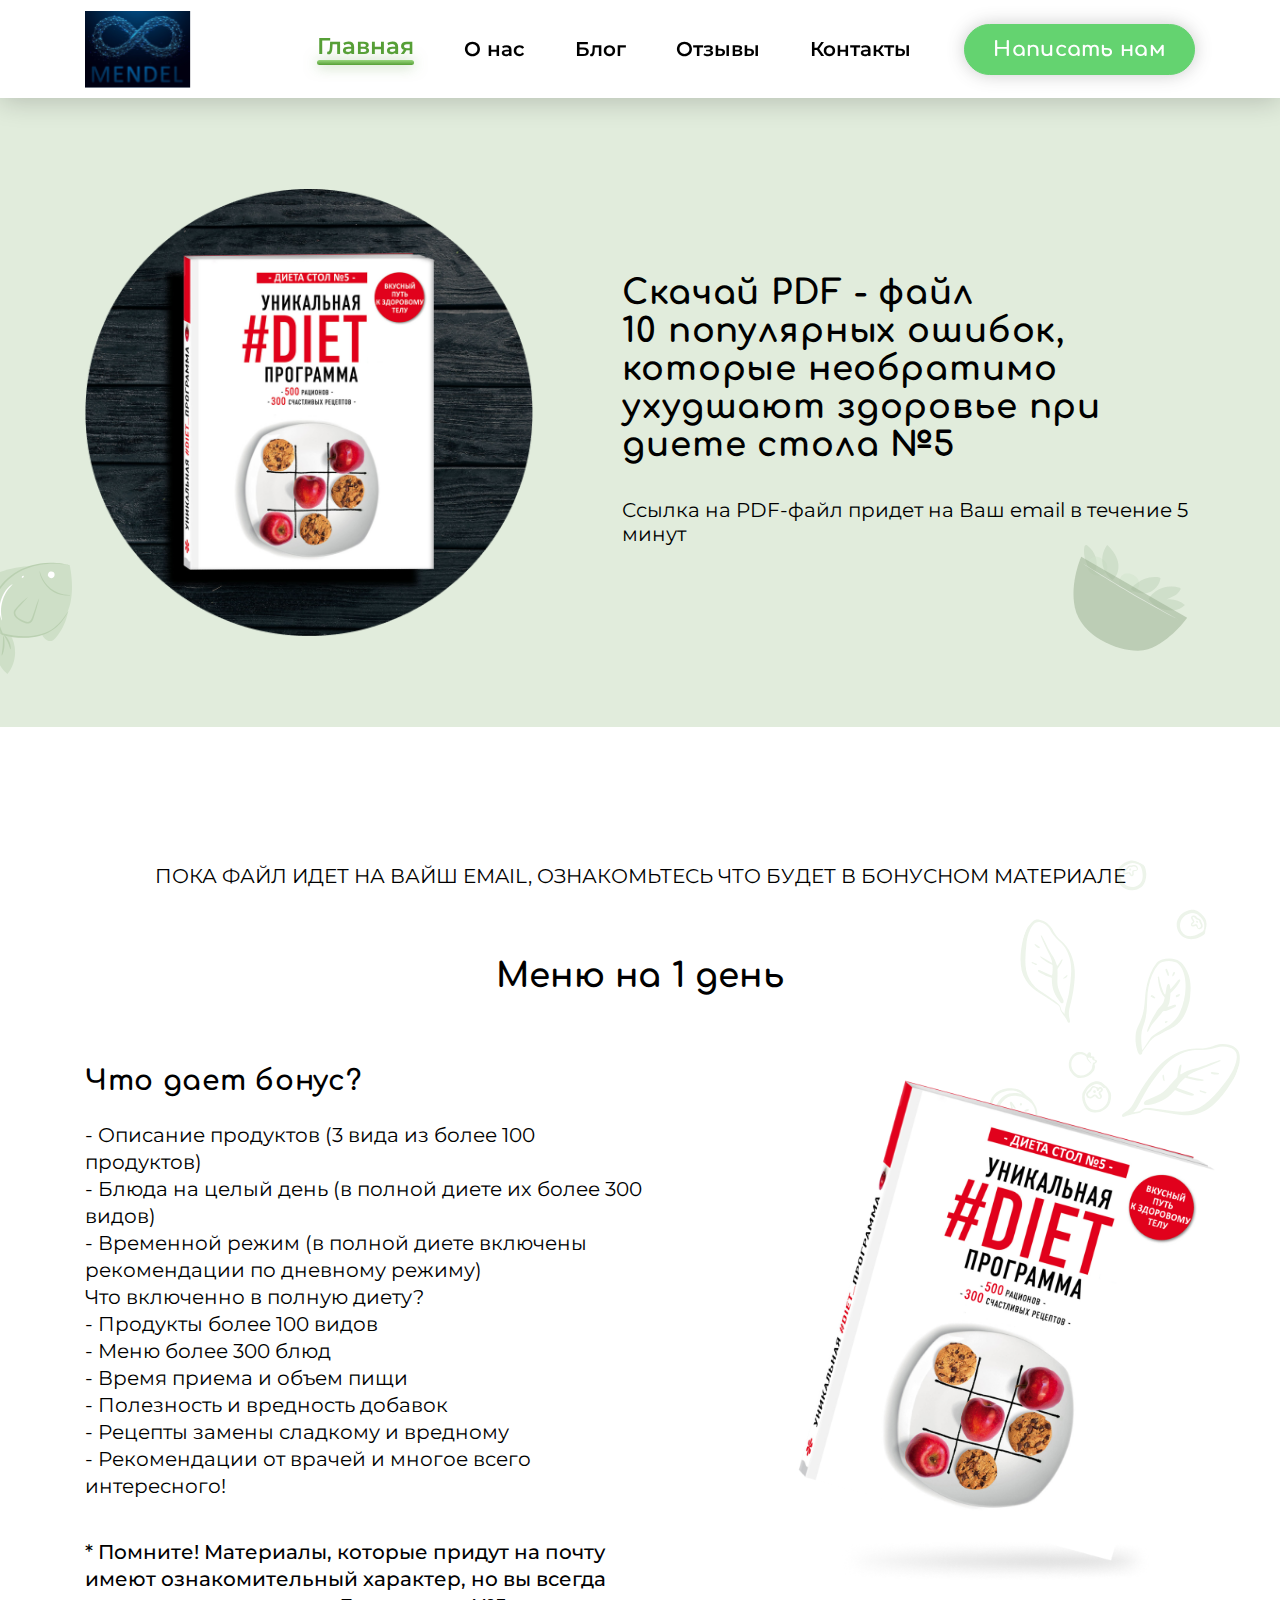
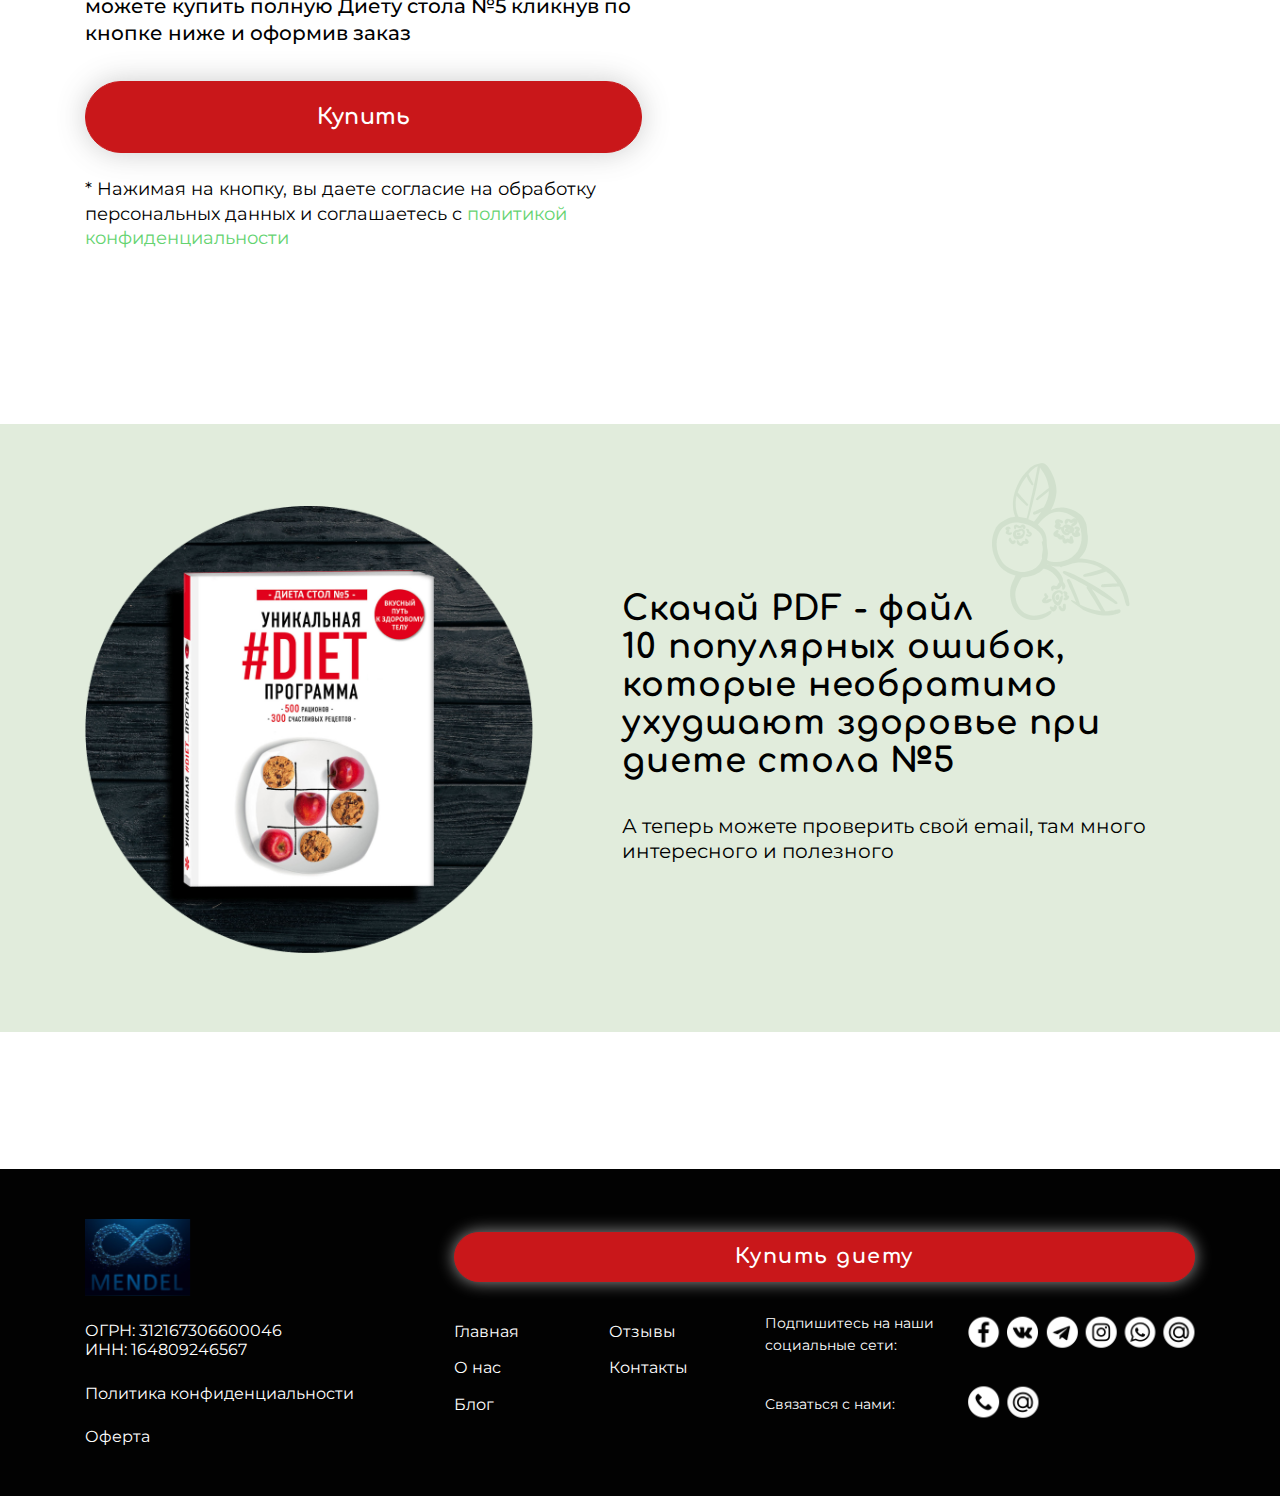
<file: erros.html>
<!DOCTYPE html>
<html lang="ru">
  <head>
    <meta charset="UTF-8" />
    <meta http-equiv="X-UA-Compatible" content="IE=edge" />
    <meta name="viewport" content="width=device-width, initial-scale=1.0" />
    <title>Mendel</title>
    <link rel="stylesheet" href="css/swiper-bundle.min.css" />
    <link rel="stylesheet" href="css/style.css" />
  </head>
  <body>
    <div class="wrap">
      <!-- header -->
      <header class="header">
        <div class="overlay"></div>
        <div class="pane-close nav__close"></div>
        <div class="container">
          <div class="d-flex align-items-center">
            <a href="index.html" class="logo me-auto"><img src="img/logo.svg" alt="Mendel" class="img-fluid" /></a>
            <nav class="nav pane" id="nav">
              <ul class="nav-list d-lg-flex align-items-center">
                <li class="nav-list__item"><a href="#" class="nav-list__link active">Главная</a></li>
                <li class="nav-list__item dropdown">
                  <a href="#" class="nav-list__link">О нас</a>
                  <div class="dropdown-menu dropdown-menu_nav">
                    <ul class="sub-nav text_size-md">
                      <li class="sub-nav__item"><a href="#" class="sub-nav__link">Возврат</a></li>
                      <li class="sub-nav__item"><a href="#" class="sub-nav__link">Покупка</a></li>
                    </ul>
                  </div>
                </li>
                <li class="nav-list__item"><a href="#" class="nav-list__link">Блог</a></li>
                <li class="nav-list__item"><a href="#" class="nav-list__link">Отзывы</a></li>
                <li class="nav-list__item"><a href="#" class="nav-list__link">Контакты</a></li>
                <li class="nav-list__item d-lg-none">
                  <a href="#callback" class="btn btn_success btn_size-sm modal-open w-100_sm">Написать нам</a>
                </li>
                <li class="nav-list__item d-lg-none">
                  <a href="#basket-empty" class="btn btn_danger btn_size-sm modal-open w-100_sm">Купить диету</a>
                </li>
              </ul>
            </nav>
            <div class="header__buttons d-flex align-items-center">
              <a href="#callback" class="btn btn_success btn_size-sm modal-open d-none d-md-block">Написать нам</a>
              <a href="#basket-empty" class="btn btn_danger btn_size-sm d-none d-xxxl-block modal-open">Купить диету</a>
            </div>
            <a href="#nav" class="btn-menu pane-open d-lg-none">
              <span class="btn-menu__item"></span>
              <span class="btn-menu__item"></span>
              <span class="btn-menu__item"></span>
            </a>
          </div>
        </div>
      </header>
      <!-- /header -->
      <!-- book-preview -->
      <section class="book-preview_md bg_light pattern-wrap">
        <div class="container">
          <div class="pattern pattern_fish"></div>
          <div class="pattern pattern_tomato"></div>
          <div class="pattern pattern_plate"></div>
          <div class="d-md-grid book-preview__content_md align-items-center">
            <div class="book-preview__image">
              <img src="img/preview.png" alt="" class="w-100" />
            </div>
            <div class="book-preview__text order-md-2">
              <h1 class="title preview__title mb-md">
                Скачай PDF - файл<br />10 популярных ошибок, которые необратимо ухудшают здоровье при диете стола №5
              </h1>
              <p>Ссылка на PDF-файл придет на Ваш email в течение 5 минут</p>
            </div>
          </div>
        </div>
      </section>
      <!-- /book-preview -->
      <!-- diet-section -->
      <section class="diet-section diet-section_clear">
        <div class="container">
          <div class="text_center mb-xl text_upper">
            ПОКА ФАЙЛ ИДЕТ НА ВАЙШ EMAIL, ОЗНАКОМЬТЕСЬ ЧТО БУДЕТ В БОНУСНОМ МАТЕРИАЛЕ
          </div>
          <h2 class="title mb-xl text_center">Меню на 1 день</h2>
          <div class="diet-section__content d-md-grid">
            <div class="diet-section__image order-md-2 diet-section__image_margin">
              <img src="img/content/diet.png" alt="" class="img-fluid" />
            </div>
            <div class="diet-section__text">
              <div class="title title_size-md mb-sm">Что дает бонус?</div>
              <ul class="text_vertical line-list">
                <li>- Описание продуктов (3 вида из более 100 продуктов)</li>
                <li>- Блюда на целый день (в полной диете их более 300 видов)</li>
                <li>- Временной режим (в полной диете включены рекомендации по дневному режиму)</li>
                <li>Что включенно в полную диету?</li>
                <li>- Продукты более 100 видов</li>
                <li>- Меню более 300 блюд</li>
                <li>- Время приема и объем пищи</li>
                <li>- Полезность и вредность добавок</li>
                <li>- Рецепты замены сладкому и вредному</li>
                <li>- Рекомендации от врачей и многое всего интересного!</li>
              </ul>
              <div class="text_mediumbold mb-md text_vertical">
                * Помните! Материалы, которые придут на почту имеют ознакомительный характер, но вы всегда можете купить
                полную Диету стола №5 кликнув по кнопке ниже и оформив заказ
              </div>
              <div class="mb-sm"><a href="#" class="btn w-100 btn_danger">Купить</a></div>
              <p class="text_size-md">
                * Нажимая на кнопку, вы даете согласие на обработку персональных данных и соглашаетесь c <a
                  href="#"
                  class="text_success"
                  >политикой конфиденциальности</a
                >
              </p>
            </div>
          </div>
        </div>
      </section>
      <!-- /diet-section -->
      <!-- book-preview -->
      <section class="book-preview_sm bg_light pattern-wrap">
        <div class="container">
          <div class="pattern pattern_berry"></div>
          <div class="d-md-grid book-preview__content_md align-items-center">
            <div class="book-preview__image">
              <img src="img/preview.png" alt="" class="w-100" />
            </div>
            <div class="book-preview__text order-md-2">
              <h1 class="title preview__title mb-md">
                Скачай PDF - файл<br />10 популярных ошибок, которые необратимо ухудшают здоровье при диете стола №5
              </h1>
              <p>А теперь можете проверить свой email, там много интересного и полезного</p>
            </div>
          </div>
        </div>
      </section>
      <!-- /book-preview -->
      <!-- footer -->
      <footer class="footer">
        <div class="container">
          <div class="footer__content text_size-sm d-lg-flex justify-content-between">
            <div class="footer__col">
              <a href="index.html" class="logo footer__logo d-inline-flex"
                ><img src="img/logo.svg" alt="" class="img-fluid"
              /></a>
              <p>ОГРН: 312167306600046 <br />ИНН: 164809246567</p>
              <p><a href="#" class="text_inversion">Политика конфиденциальности</a></p>
              <p><a href="#" class="text_inversion">Оферта</a></p>
            </div>
            <div class="footer__col_large">
              <a href="#basket-removed" class="btn w-100 btn_danger footer__btn btn_size-sm modal-open">Купить диету</a>
              <div class="d-md-flex justify-content-between">
                <ul class="footer-nav">
                  <li class="footer-nav__item"><a href="#" class="footer-nav__link text_inversion">Главная</a></li>
                  <li class="footer-nav__item"><a href="#" class="footer-nav__link text_inversion">Отзывы</a></li>
                  <li class="footer-nav__item"><a href="#" class="footer-nav__link text_inversion">О нас</a></li>
                  <li class="footer-nav__item"><a href="#" class="footer-nav__link text_inversion">Контакты</a></li>
                  <li class="footer-nav__item"><a href="#" class="footer-nav__link text_inversion">Блог</a></li>
                </ul>
                <div class="footer__social">
                  <div class="social-group d-md-flex">
                    <div class="social-group__title">Подпишитесь на наши социальные сети:</div>
                    <ul class="social-list">
                      <li class="social-list__item">
                        <a href="#" target="_blank" class="social-list__link icon icon-facebook"></a>
                      </li>
                      <li class="social-list__item">
                        <a href="#" target="_blank" class="social-list__link icon icon-vk"></a>
                      </li>
                      <li class="social-list__item">
                        <a href="#" target="_blank" class="social-list__link icon icon-telegram"></a>
                      </li>
                      <li class="social-list__item">
                        <a href="#" target="_blank" class="social-list__link icon icon-instagram"></a>
                      </li>
                      <li class="social-list__item">
                        <a href="#" target="_blank" class="social-list__link icon icon-whatsapp"></a>
                      </li>
                      <li class="social-list__item">
                        <a href="#" target="_blank" class="social-list__link icon icon-email"></a>
                      </li>
                    </ul>
                  </div>
                  <div class="social-group d-md-flex">
                    <div class="social-group__title">Связаться с нами:</div>
                    <ul class="social-list">
                      <li class="social-list__item"><a href="#" class="social-list__link icon icon-phone-call"></a></li>
                      <li class="social-list__item"><a href="#" class="social-list__link icon icon-email"></a></li>
                    </ul>
                  </div>
                </div>
              </div>
            </div>
          </div>
        </div>
      </footer>
      <!-- /footer -->
    </div>

    <!-- callback -->
    <div class="modal fade" id="callback">
      <div class="modal-dialog">
        <div class="modal__content">
          <button type="button" class="icon icon-close modal-close modal__close d-lg-none"></button>
          <div class="modal__title title title_size-lg">Написать нам</div>
          <div class="modal__form">
            <form action="#" class="d-flex flex-column">
              <div class="form-group">
                <input class="form-control" type="text" placeholder="Имя" />
              </div>
              <div class="form-group">
                <input class="form-control" type="email" placeholder="Еmail" />
              </div>
              <div class="form-group_md">
                <textarea name="mess" id="mess" class="form-control" placeholder="Напишите сообщение"></textarea>
              </div>
              <div class="form-group_md"><button class="btn btn_success w-100 btn_size-lg">Отправить</button></div>
              <div class="text_size-md">
                *Нажимая на кнопку оплаты Вы соглашаетесь <br class="d-none d-md-block" />с <a
                  href="#"
                  class="text_success"
                  >Политикой конфиденциальности</a
                >
                и договором <a href="#" class="text_success">Оферты</a>
              </div>
            </form>
          </div>
        </div>
      </div>
    </div>
    <!-- /callback -->

    <!-- basket-empty -->
    <div class="modal fade" id="basket-empty">
      <div class="modal-dialog">
        <div class="modal__content">
          <button type="button" class="icon icon-close modal-close modal__close d-lg-none"></button>
          <div class="modal__title title title_size-lg">Ваш заказ "Диета стол №5"</div>
          <div class="modal__text">
            <p>Корзина пуста. Добавьте в корзину хотя бы один товар</p>
            <div class="modal__form-md">
              <p class="mb-md">
                Введите Email, на него придет ссылка для скачивания <br class="d-none d-md-block" />материалов Диеты
                стола №5
              </p>
              <form action="#" class="d-flex flex-column">
                <div class="form-group_lg">
                  <input class="form-control" type="email" placeholder="Укажите ваш email" />
                </div>
                <div class="form-group_md"><button class="btn btn_danger w-100 btn_size-lg">Оплатить</button></div>
                <div class="text_size-md">
                  *Нажимая на кнопку оплаты Вы соглашаетесь <br class="d-none d-md-block" />с <a
                    href="#"
                    class="text_success"
                    >Политикой конфиденциальности</a
                  >
                  и договором <a href="#" class="text_success">Оферты</a>
                </div>
              </form>
            </div>
          </div>
        </div>
      </div>
    </div>
    <!-- /basket-empty-->

    <!-- basket -->
    <div class="modal fade" id="basket">
      <div class="modal-dialog">
        <div class="modal__content">
          <button type="button" class="icon icon-close modal-close modal__close d-lg-none"></button>
          <div class="modal__title title title_size-lg">Ваш заказ "Диета стол №5"</div>
          <div class="modal__text">
            <div class="basket-group">
              <div class="basket-item d-flex align-items-center">
                <a href="#" class="basket-item__image"><img src="img/content/basket.jpg" alt="" class="img-fluid" /></a>
                <a href="#" class="basket-item__title text_bold">Диета стол №5</a>
                <div class="basket-item__price">99 р.</div>
                <a href="#" class="basket-item__delete icon icon-delete"></a>
              </div>
              <div class="basket-group__summ text_right text_bold">Сумма: 99 р.</div>
            </div>
            <div class="modal__form">
              <p class="mb-md">
                Введите Email, на него придет ссылка для скачивания <br class="d-none d-md-block" />материалов Диеты
                стола №5
              </p>
              <form action="#" class="d-flex flex-column">
                <div class="form-group_lg">
                  <input class="form-control" type="email" placeholder="Укажите ваш email" />
                </div>
                <div class="form-group_md"><button class="btn btn_danger w-100 btn_size-lg">Оплатить</button></div>
                <div class="text_size-md">
                  *Нажимая на кнопку оплаты Вы соглашаетесь <br class="d-none d-md-block" />с <a
                    href="#"
                    class="text_success"
                    >Политикой конфиденциальности</a
                  >
                  и договором <a href="#" class="text_success">Оферты</a>
                </div>
              </form>
            </div>
          </div>
        </div>
      </div>
    </div>
    <!-- /basket-->

    <!-- basket-removed -->
    <div class="modal fade" id="basket-removed">
      <div class="modal-dialog">
        <div class="modal__content">
          <button type="button" class="icon icon-close modal-close modal__close d-lg-none"></button>
          <div class="modal__title title title_size-lg">Ваш заказ "Диета стол №5"</div>
          <div class="modal__text">
            <div class="basket-group basket-group_margin">
              <div class="basket-item basket-item_removed d-flex align-items-center">
                <a href="#" class="basket-item__num text_success">5</a>
                <a href="#" class="basket-item__title text_light">Вы удалили "Диета стол №5"</a>
                <a href="#" class="basket-item__return text_light">Вернуть</a>
              </div>
            </div>
            <div class="modal__form">
              <p class="mb-md">
                Введите Email, на него придет ссылка для скачивания <br class="d-none d-md-block" />материалов Диеты
                стола №5
              </p>
              <form action="#" class="d-flex flex-column">
                <div class="form-group_lg">
                  <input class="form-control" type="email" placeholder="Укажите ваш email" />
                </div>
                <div class="form-group_md"><button class="btn btn_danger w-100 btn_size-lg">Оплатить</button></div>
                <div class="text_size-md">
                  *Нажимая на кнопку оплаты Вы соглашаетесь <br class="d-none d-md-block" />с <a
                    href="#"
                    class="text_success"
                    >Политикой конфиденциальности</a
                  >
                  и договором <a href="#" class="text_success">Оферты</a>
                </div>
              </form>
            </div>
          </div>
        </div>
      </div>
    </div>
    <!-- /basket-removed-->

    <!-- download -->
    <div class="modal fade" id="download">
      <div class="modal-dialog">
        <div class="modal__content">
          <button type="button" class="icon icon-close modal-close modal__close d-lg-none"></button>
          <div class="progress">50%</div>
          <div class="modal__text">
            <p>
              Почти готово! Заполни эту форму и нажми на кнопку ниже, <br class="d-none d-lg-block" />чтобы мгновенно
              получить книгу на свой e-mail
            </p>
            <div class="modal__title modal__title_margin title title_size-lg">
              Скачай PDF - файл" <br />10 популярных ошибок, которые необратимо ухудшают здоровье при диете стола №5"
            </div>
            <form action="#" class="horizontal-form">
              <div class="form-group">
                <input class="form-control" type="email" placeholder="Укажите ваш email" />
              </div>
              <div class="form-group_lg"><button class="btn btn_success w-100 btn_size-sm">Скачать</button></div>
            </form>
            <div class="text_bold bonus">+ бонус меню на 1 день</div>
            <div>
              Нажимая на кнопку, вы даете согласие на обработку персональных данных и соглашаетесь c <a
                href="#"
                class="text_success"
                >политикой конфиденциальности</a
              >
            </div>
          </div>
        </div>
      </div>
    </div>
    <!-- /download-->

    <script src="js/jquery-3.6.0.min.js"></script>
    <script src="js/swiper-bundle.min.js"></script>
    <script src="js/main.js"></script>
  </body>
</html>
</file>
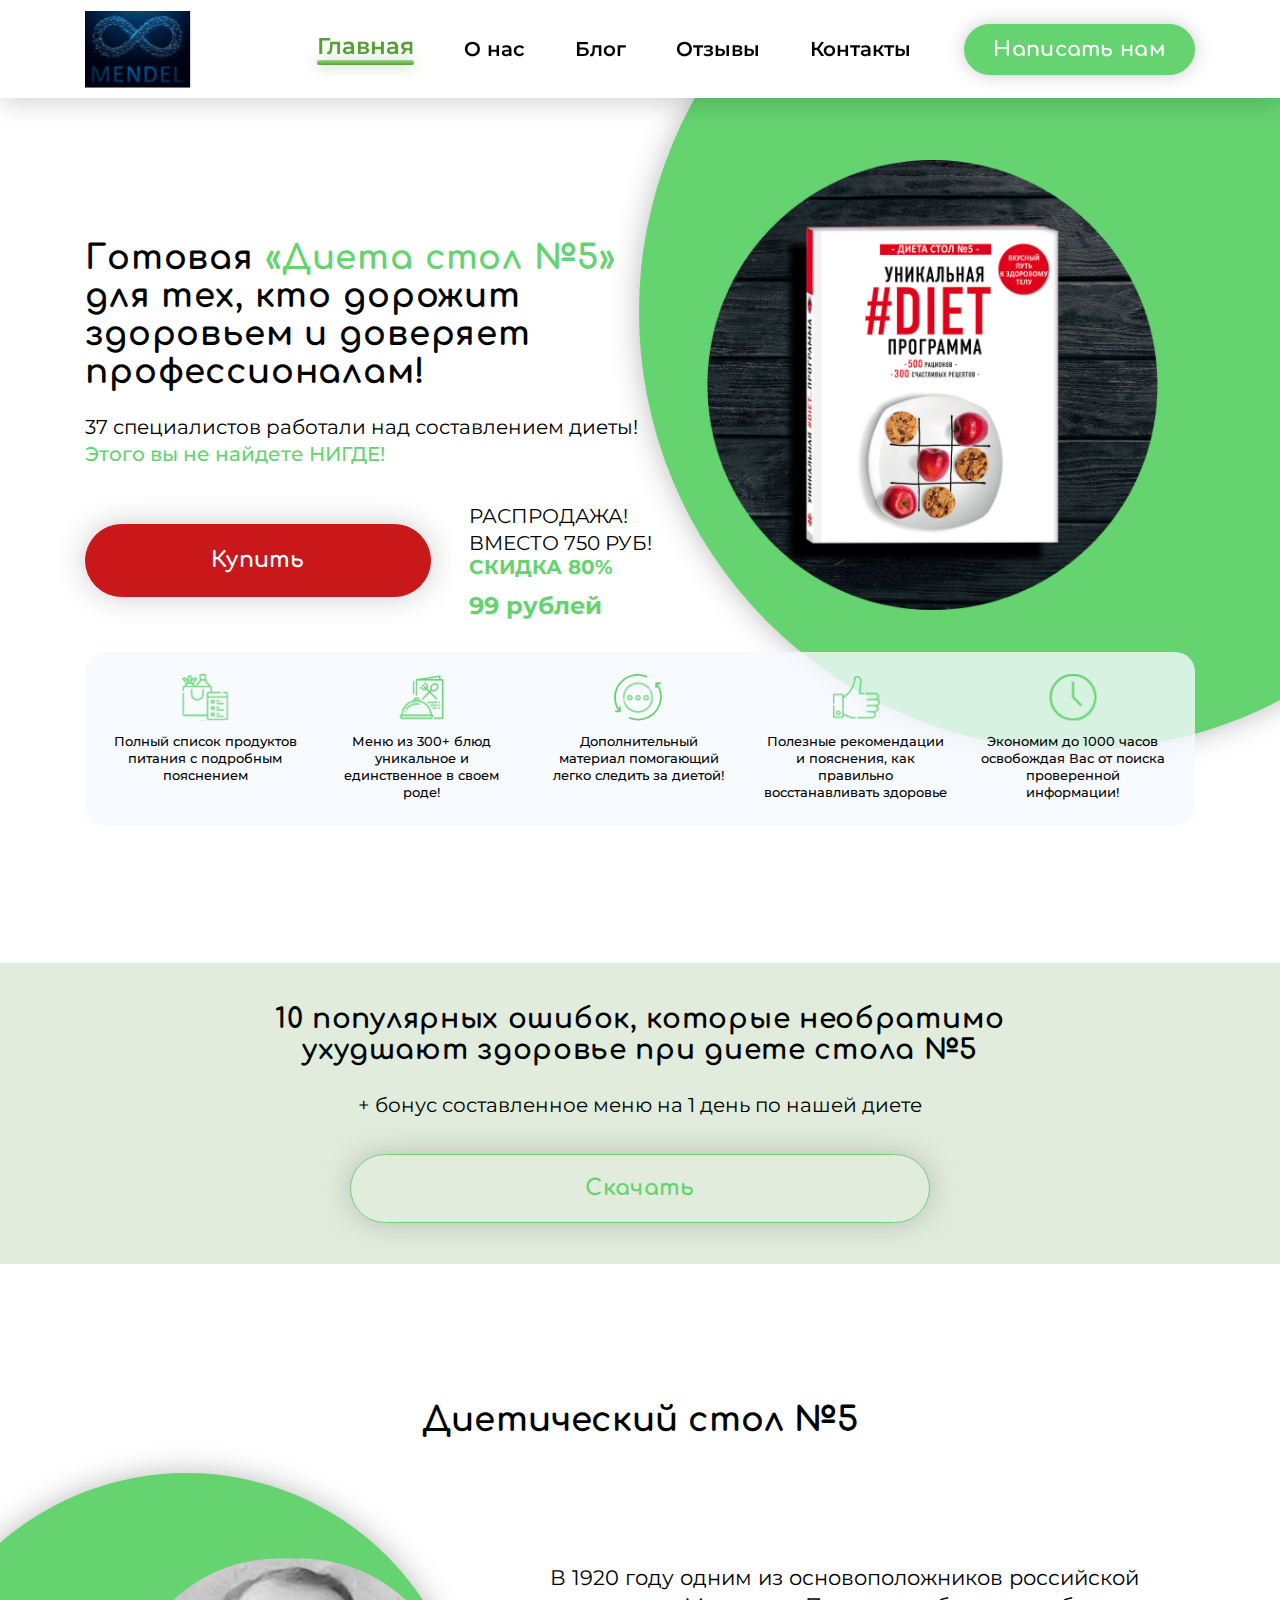
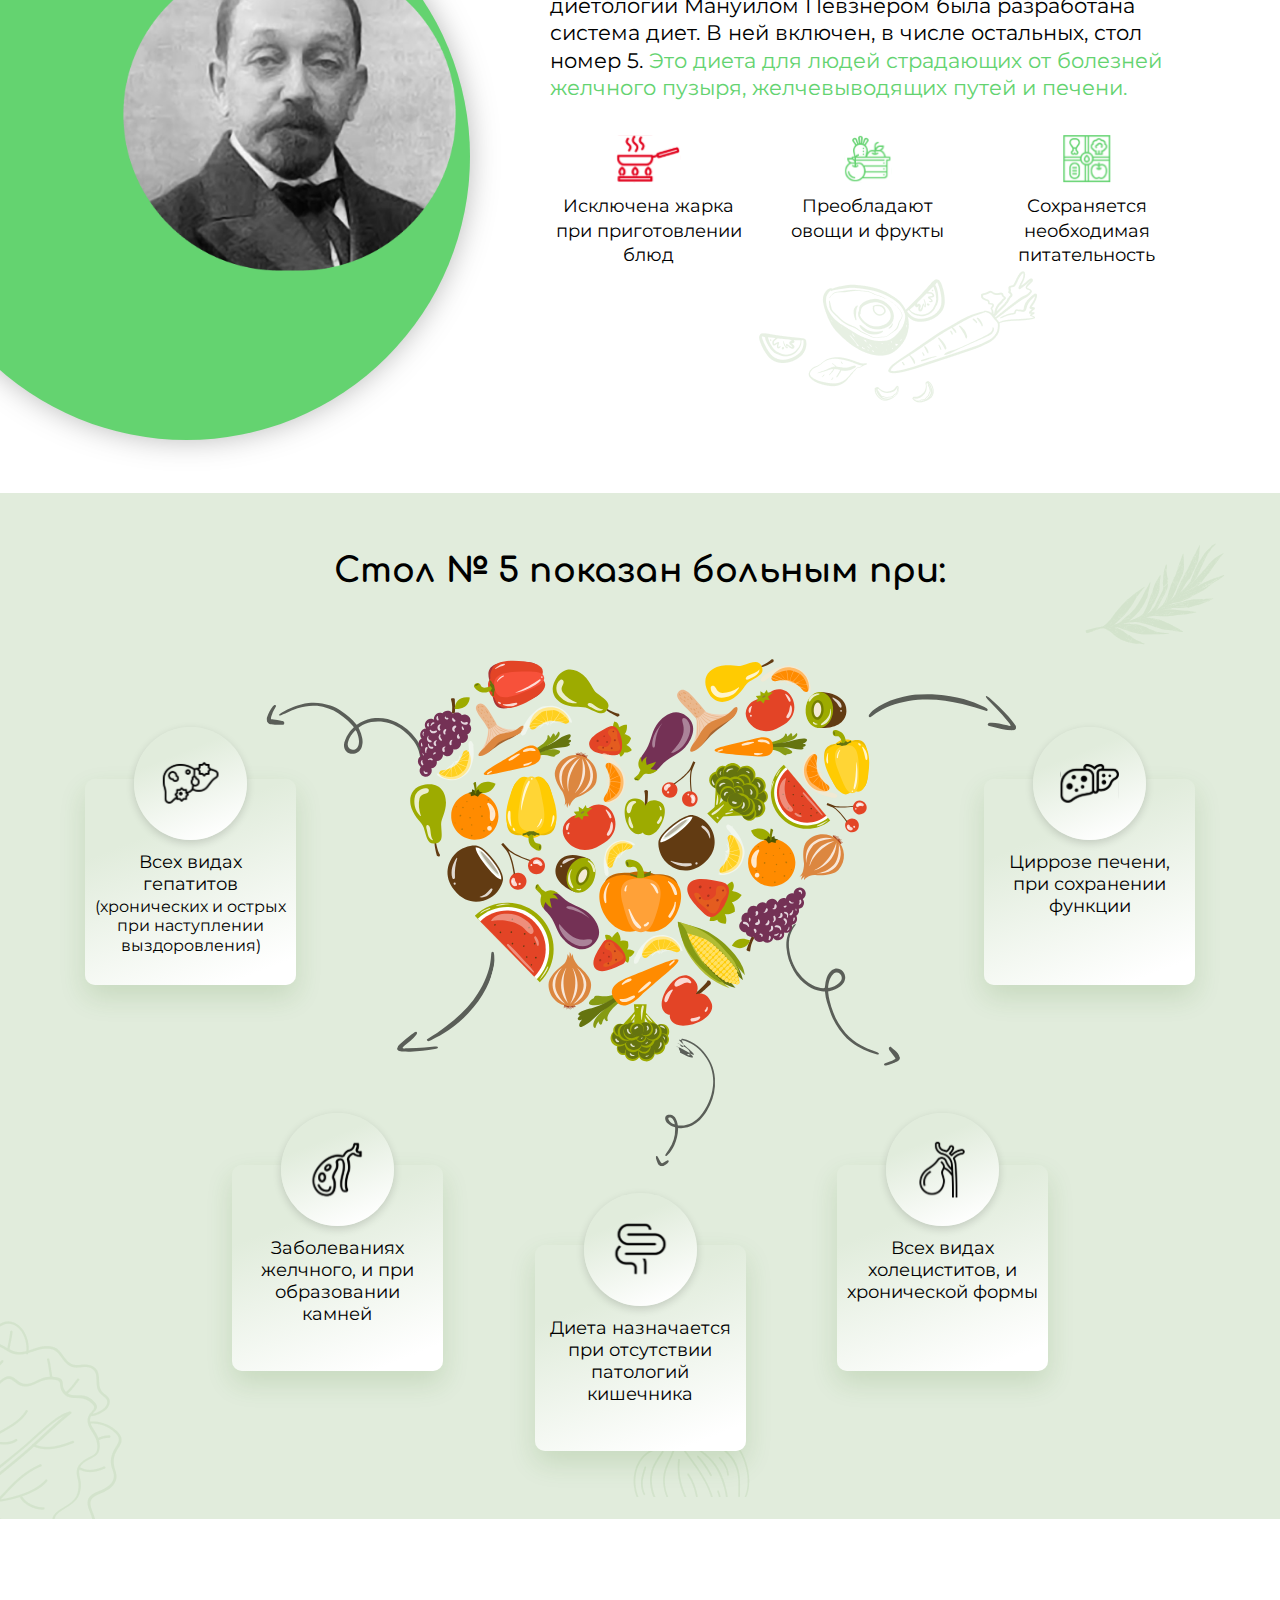
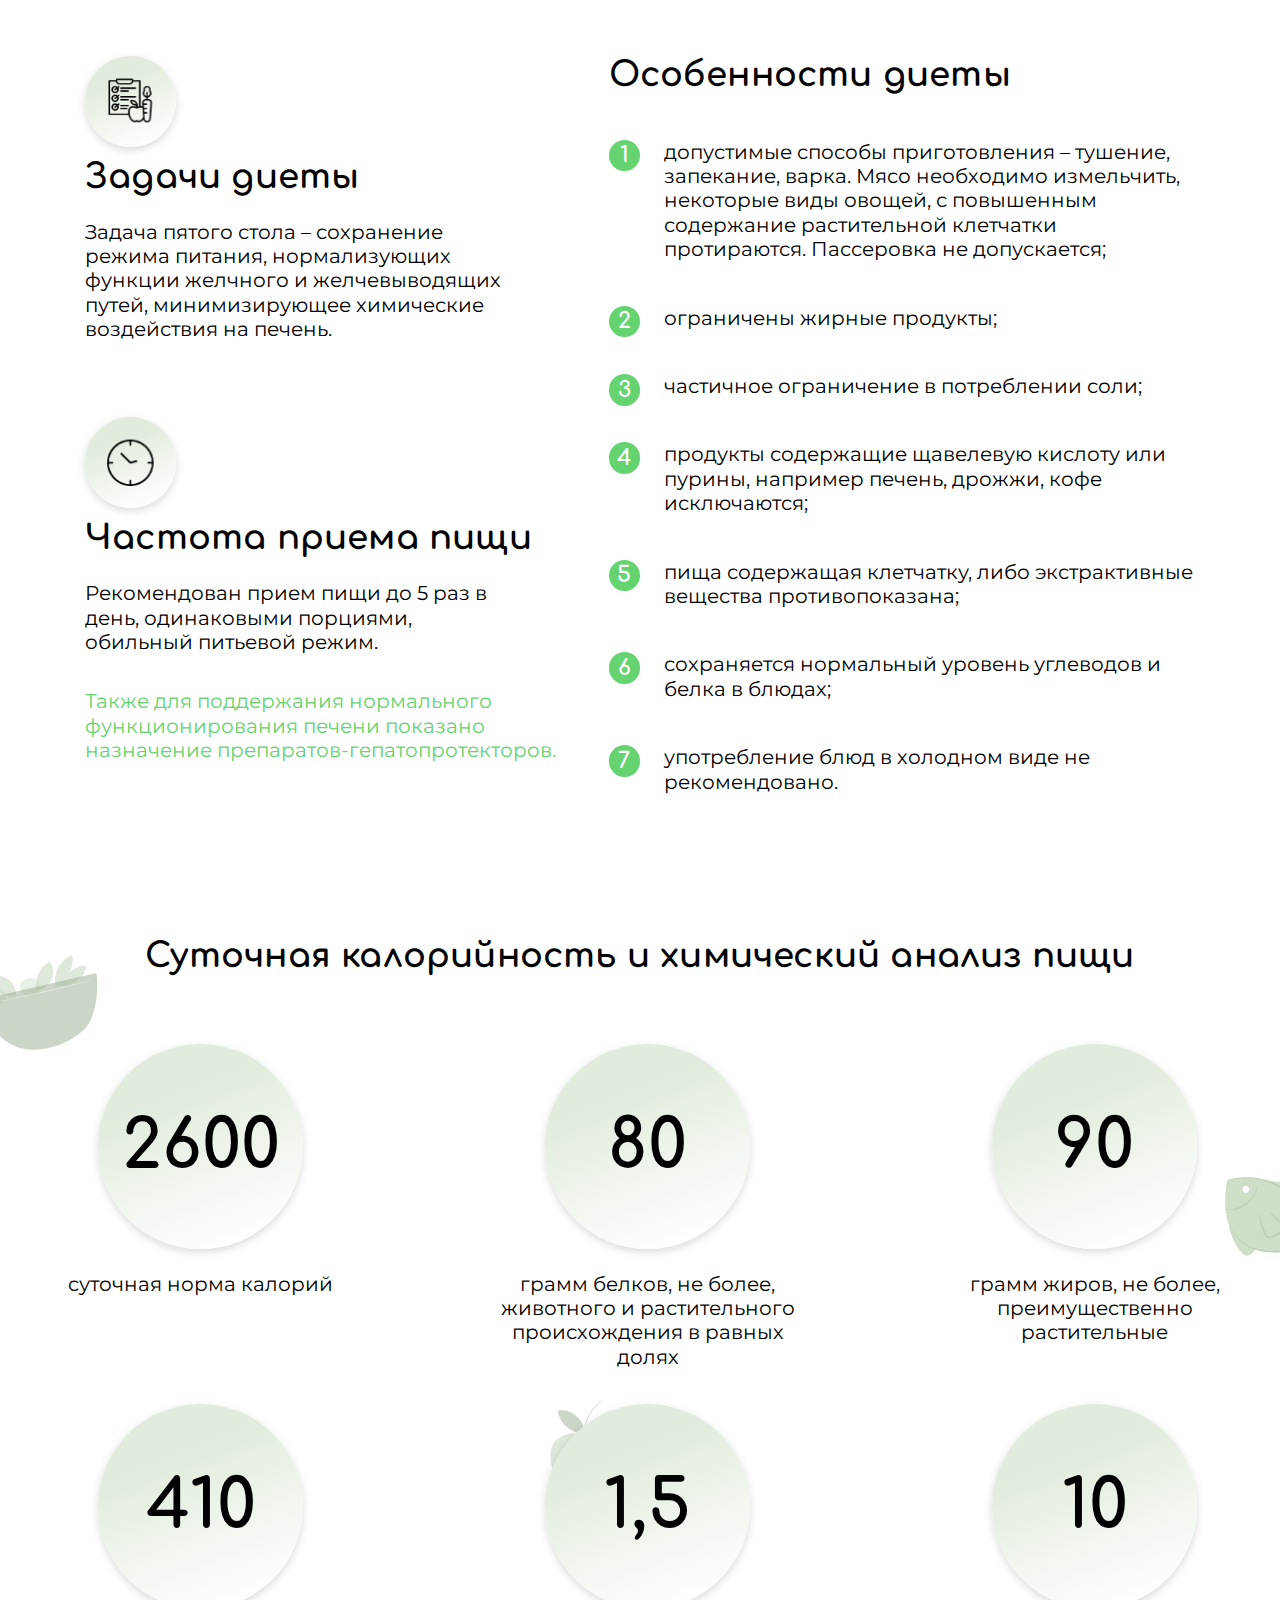
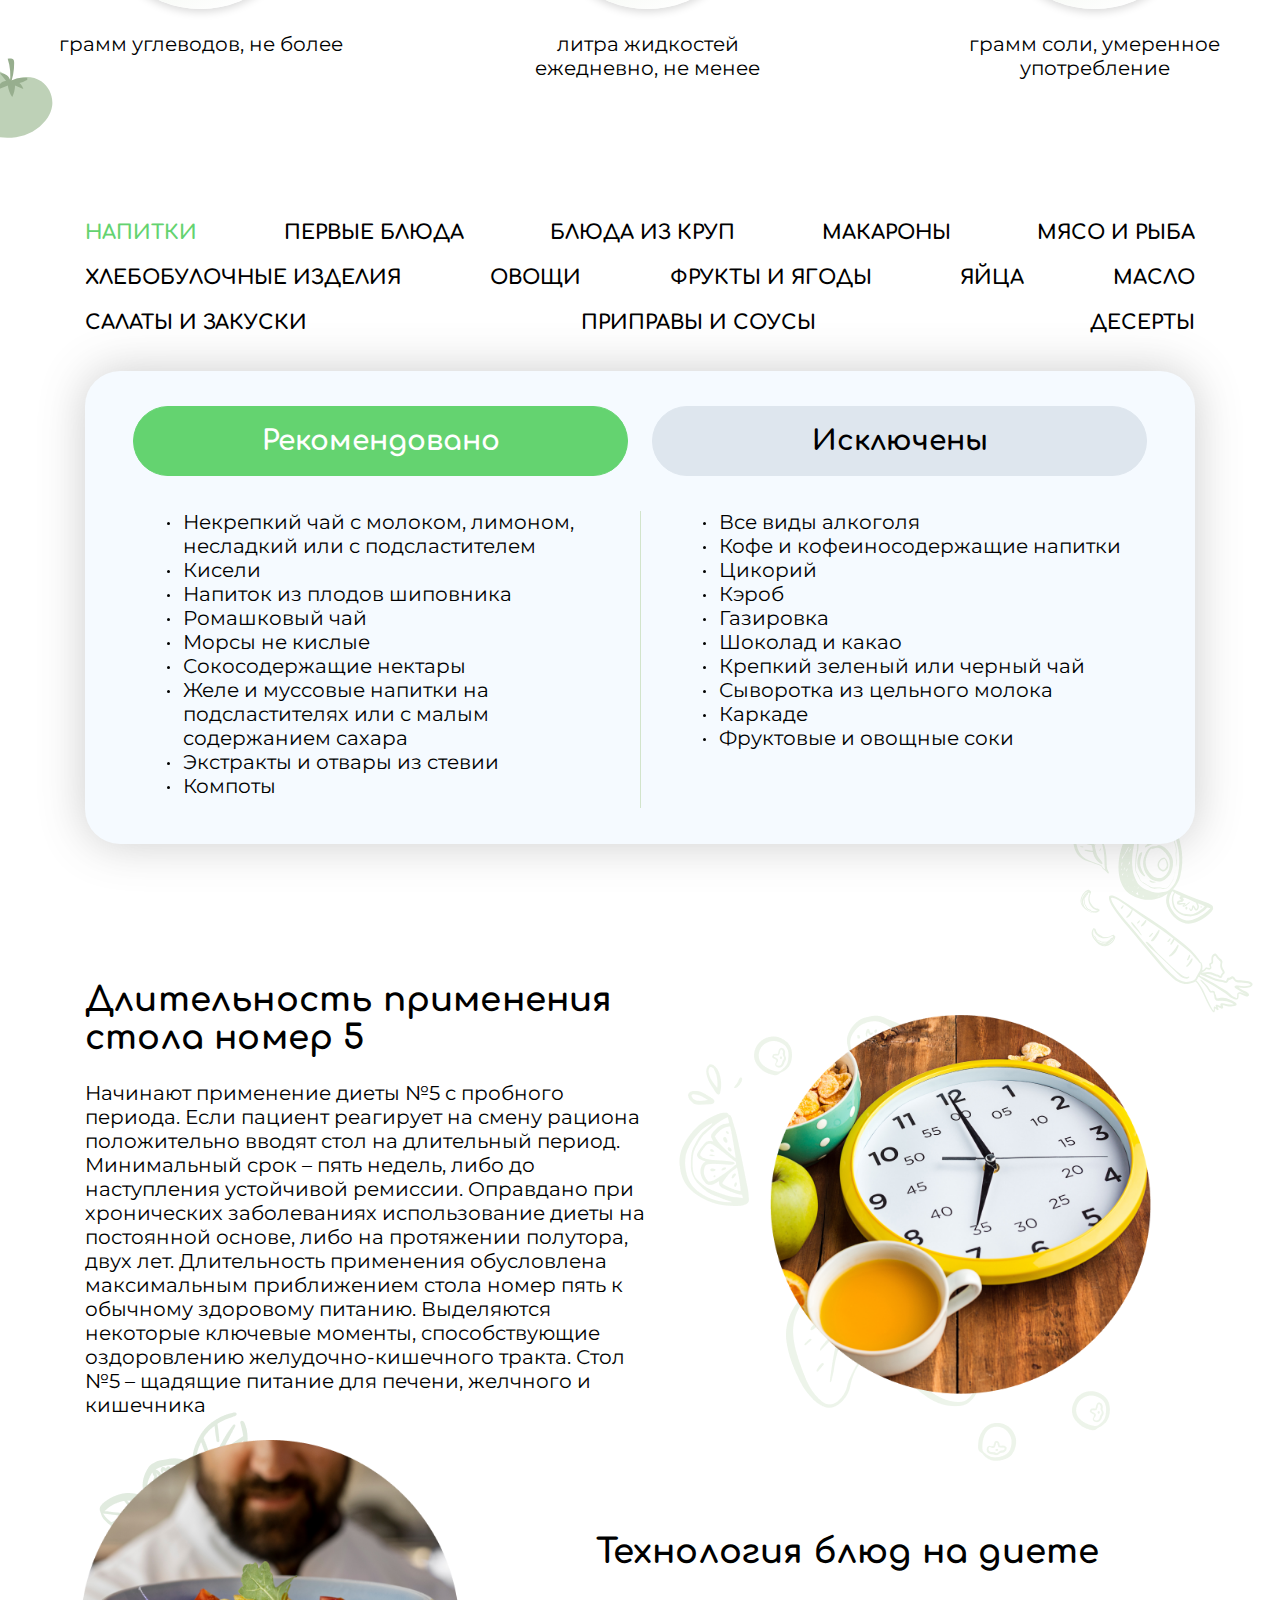
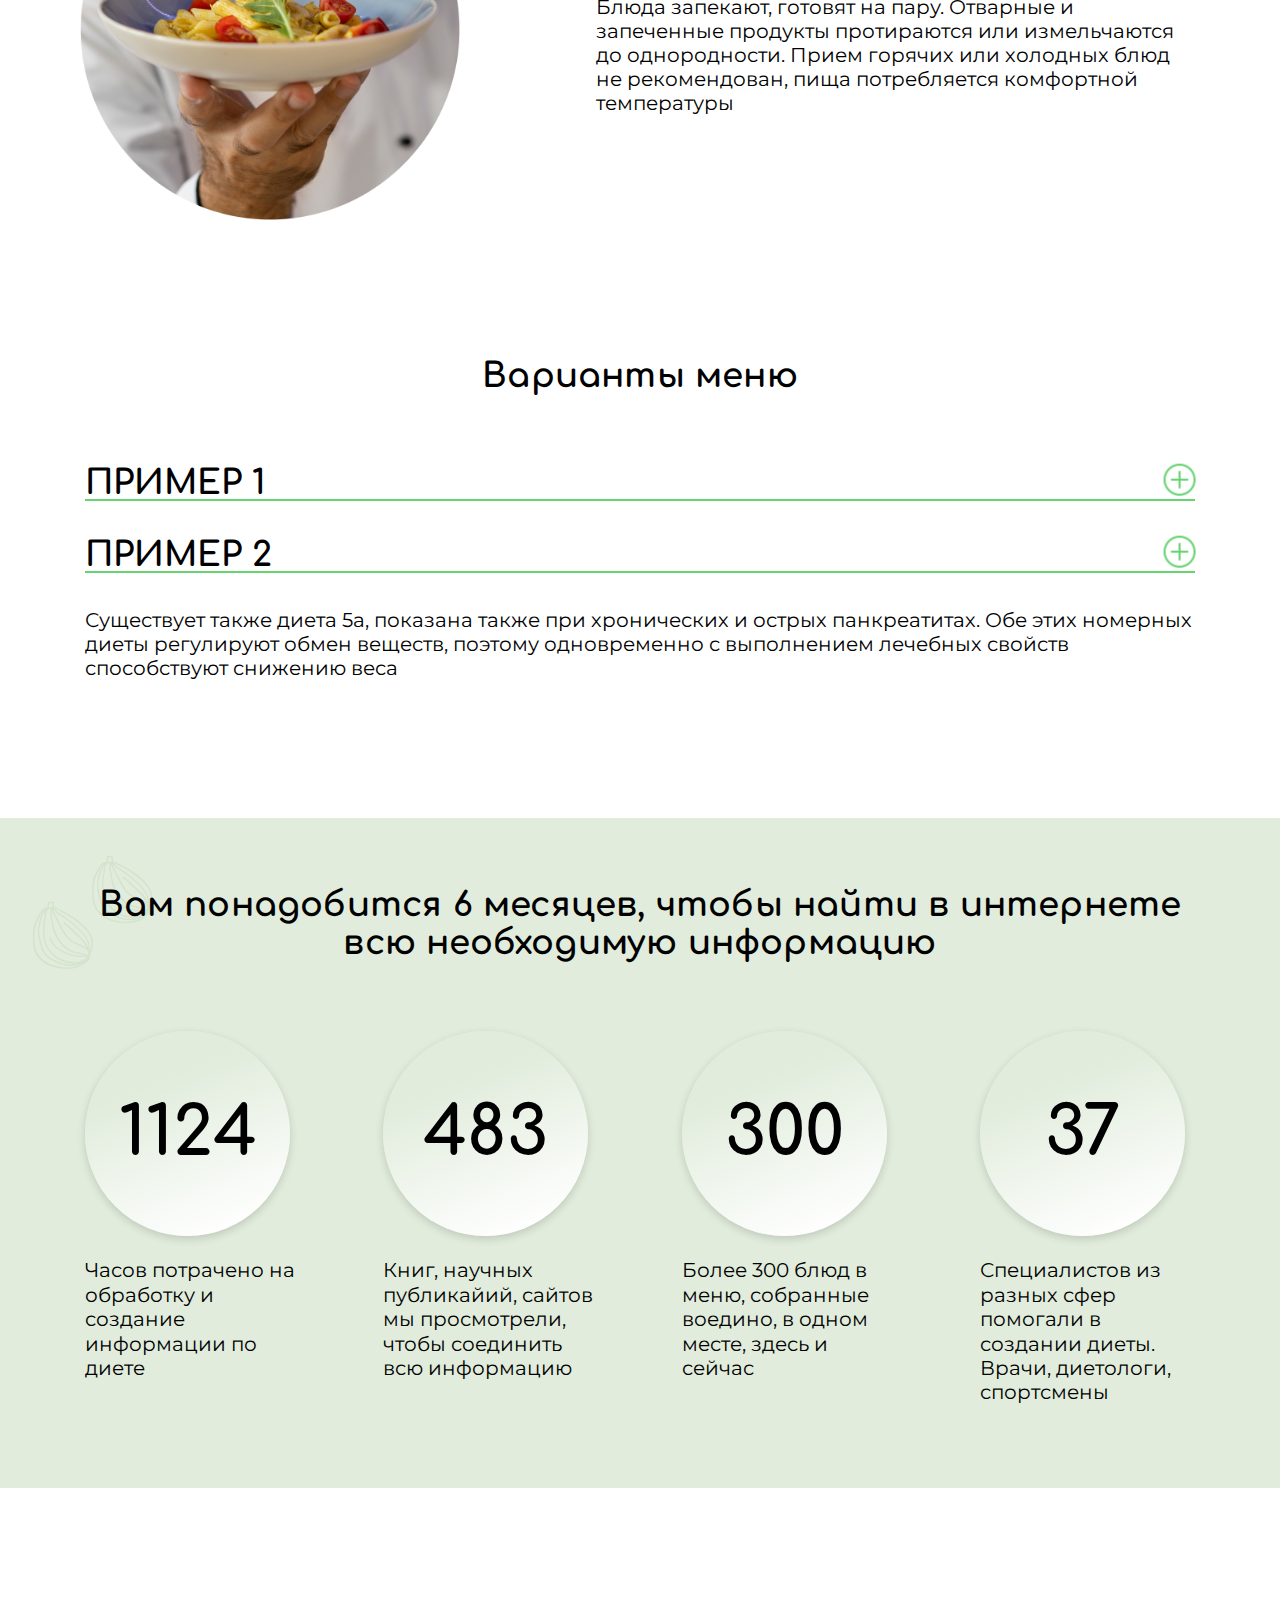
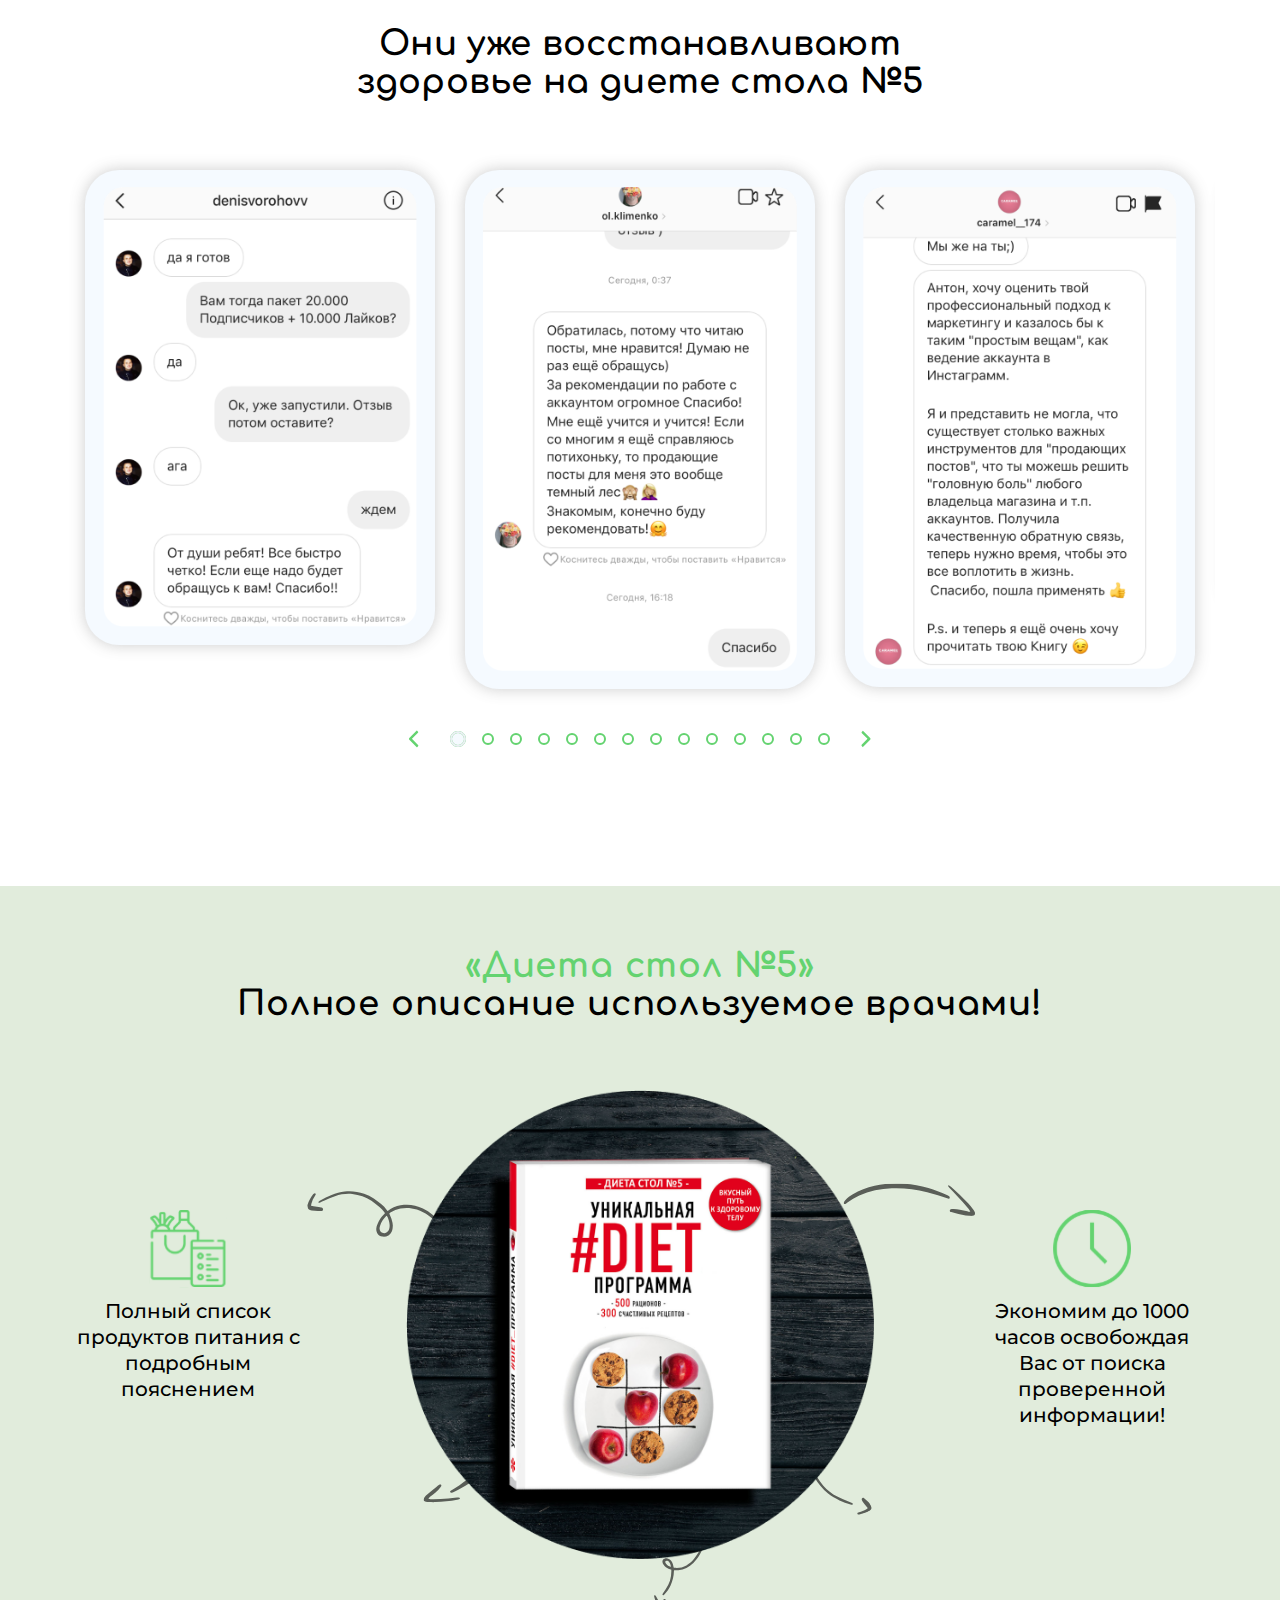
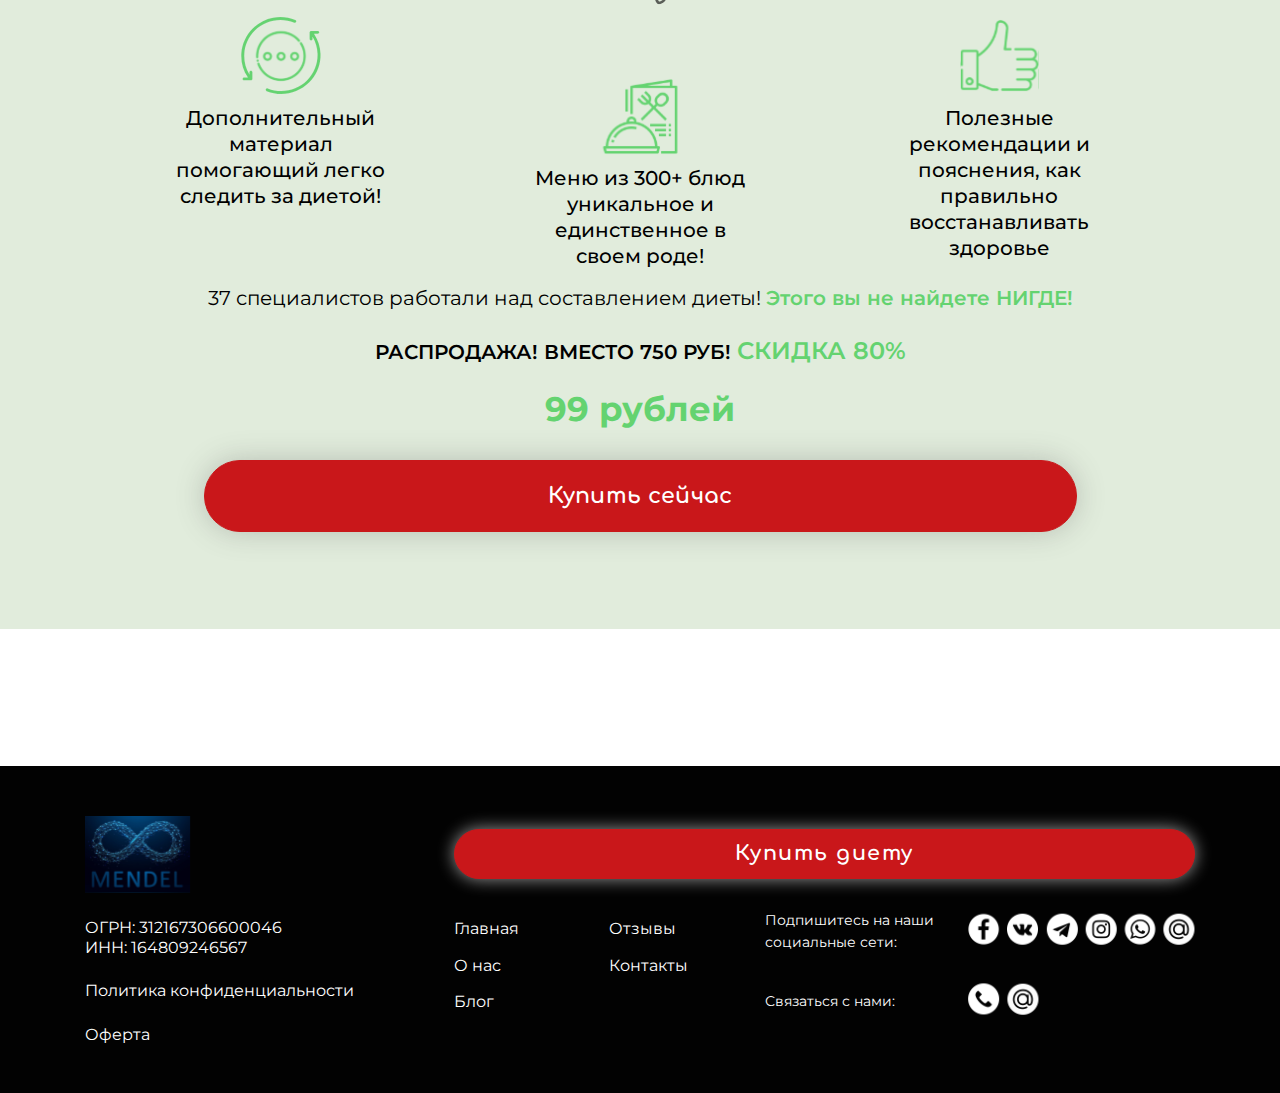
<file: home.html>
<!DOCTYPE html>
<html lang="ru">
  <head>
    <meta charset="UTF-8" />
    <meta http-equiv="X-UA-Compatible" content="IE=edge" />
    <meta name="viewport" content="width=device-width, initial-scale=1.0" />
    <title>Mendel</title>
    <link rel="stylesheet" href="css/swiper-bundle.min.css" />
    <link rel="stylesheet" href="css/style.css" />
  </head>
  <body>
    <div class="wrap">
      <!-- header -->
      <header class="header">
        <div class="overlay"></div>
        <div class="pane-close nav__close"></div>
        <div class="container">
          <div class="d-flex align-items-center">
            <a href="index.html" class="logo me-auto"><img src="img/logo.svg" alt="Mendel" class="img-fluid" /></a>
            <nav class="nav pane" id="nav">
              <ul class="nav-list d-lg-flex align-items-center">
                <li class="nav-list__item"><a href="#" class="nav-list__link active">Главная</a></li>
                <li class="nav-list__item dropdown">
                  <a href="#" class="nav-list__link">О нас</a>
                  <div class="dropdown-menu dropdown-menu_nav">
                    <ul class="sub-nav text_size-md">
                      <li class="sub-nav__item"><a href="#" class="sub-nav__link">Возврат</a></li>
                      <li class="sub-nav__item"><a href="#" class="sub-nav__link">Покупка</a></li>
                    </ul>
                  </div>
                </li>
                <li class="nav-list__item"><a href="#" class="nav-list__link">Блог</a></li>
                <li class="nav-list__item"><a href="#" class="nav-list__link">Отзывы</a></li>
                <li class="nav-list__item"><a href="#" class="nav-list__link">Контакты</a></li>
                <li class="nav-list__item d-lg-none">
                  <a href="#callback" class="btn btn_success btn_size-sm modal-open w-100_sm">Написать нам</a>
                </li>
                <li class="nav-list__item d-lg-none">
                  <a href="#basket-empty" class="btn btn_danger btn_size-sm modal-open w-100_sm">Купить диету</a>
                </li>
              </ul>
            </nav>
            <div class="header__buttons d-flex align-items-center">
              <a href="#callback" class="btn btn_success btn_size-sm modal-open d-none d-md-block">Написать нам</a>
              <a href="#basket-empty" class="btn btn_danger btn_size-sm d-none d-xxxl-block modal-open">Купить диету</a>
            </div>
            <a href="#nav" class="btn-menu pane-open d-lg-none">
              <span class="btn-menu__item"></span>
              <span class="btn-menu__item"></span>
              <span class="btn-menu__item"></span>
            </a>
          </div>
        </div>
      </header>
      <!-- /header -->
      <div class="container">
        <!-- preview -->
        <section class="preview">
          <div class="d-md-flex preview__content justify-content-between">
            <div class="preview__text">
              <h1 class="title preview__title mb-sm">
                Готовая <span class="text_success">«Диета стол №5»</span> для тех, кто дорожит здоровьем и доверяет
                профессионалам!
              </h1>
              <div class="preview__image d-md-none">
                <img src="img/preview.png" alt="" class="img-fluid" />
              </div>
              <p>37 специалистов работали над составлением диеты!</p>
              <p><span class="text_mediumbold text_success">Этого вы не найдете НИГДЕ!</span></p>
              <div class="preview__row d-xl-flex align-items-center">
                <div class="order-xl-2">
                  <p>РАСПРОДАЖА! <br /></p>
                  <p>ВМЕСТО 750 РУБ! <span class="text_bold text_success">СКИДКА 80%</span></p>
                  <p class="text_bold text_success text_size-lg preview__price">99 рублей</p>
                </div>
                <a href="#basket" class="btn btn_danger w-100_sm modal-open">Купить</a>
              </div>
            </div>
            <div class="preview__image d-none d-md-block">
              <img src="img/preview.png" alt="" class="img-fluid" />
            </div>
          </div>
          <!-- advantages -->
          <div class="advantages d-flex text_size-xs text_mediumbold text_center justify-content-between">
            <div class="advantages-item">
              <div class="advantages-item__icon d-flex justify-content-center">
                <div class="icon icon-list"></div>
              </div>
              <p>Полный список продуктов питания с подробным пояснением</p>
            </div>
            <div class="advantages-item">
              <div class="advantages-item__icon d-flex justify-content-center">
                <div class="icon icon-restaurant"></div>
              </div>
              <p>Меню из 300+ блюд уникальное и единственное в своем роде!</p>
            </div>
            <div class="advantages-item">
              <div class="advantages-item__icon d-flex justify-content-center">
                <div class="icon icon-time"></div>
              </div>
              <p>Дополнительный материал помогающий легко следить за диетой!</p>
            </div>
            <div class="advantages-item">
              <div class="advantages-item__icon d-flex justify-content-center">
                <div class="icon icon-recommendation"></div>
              </div>
              <p>Полезные рекомендации и пояснения, как правильно восстанавливать здоровье</p>
            </div>
            <div class="advantages-item">
              <div class="advantages-item__icon d-flex justify-content-center">
                <div class="icon icon-wall-clock"></div>
              </div>
              <p>Экономим до 1000 часов освобождая Вас от поиска проверенной информации!</p>
            </div>
          </div>
          <!-- /advantages -->
        </section>
        <!-- /preview -->
      </div>
      <!-- error-section -->
      <section class="error-section text_center bg_light">
        <div class="container">
          <div class="error-section__text">
            <h2 class="title title_size-md error-section__title">
              10 популярных ошибок, которые необратимо ухудшают здоровье при диете стола №5
            </h2>
            <p>+ бонус составленное меню на 1 день по нашей диете</p>
            <a href="#download" class="btn btn_outline-success btn_size-md modal-open">Скачать</a>
          </div>
        </div>
      </section>
      <!-- /error-section -->
      <!-- board-section -->
      <section class="board-section">
        <div class="container">
          <h2 class="title text_center mb-md">Диетический стол №5</h2>
          <div class="board-section__content d-md-flex align-items-center">
            <div class="board-section__image"><img src="img/professor.png" alt="" class="img-fluid" /></div>
            <div class="board-section__text">
              <p>
                В 1920 году одним из основоположников российской диетологии Мануилом Певзнером была разработана система
                диет. В ней включен, в числе остальных, стол номер 5.
                <span class="text_success"
                  >Это диета для людей страдающих от болезней желчного пузыря, желчевыводящих путей и печени.</span
                >
              </p>
              <div class="board-section__advantages d-flex justify-content-between text_size-md text_center">
                <div class="advantages-item">
                  <div class="d-flex justify-content-center advantages-item__icon">
                    <div class="icon icon-frying"></div>
                  </div>
                  <p>Исключена жарка при приготовлении блюд</p>
                </div>
                <div class="advantages-item">
                  <div class="d-flex justify-content-center advantages-item__icon">
                    <div class="icon icon-harvest"></div>
                  </div>
                  <p>
                    Преобладают<br />
                    овощи и фрукты
                  </p>
                </div>
                <div class="advantages-item">
                  <div class="d-flex justify-content-center advantages-item__icon">
                    <div class="icon icon-nutrients"></div>
                  </div>
                  <p>Сохраняется необходимая питательность</p>
                </div>
              </div>
            </div>
          </div>
        </div>
      </section>
      <!-- /board-section -->
      <!-- indicated-section -->
      <section class="indicated-section bg_light">
        <div class="container">
          <h2 class="title text_center mb-xl">Стол № 5 показан больным при:</h2>
          <div class="arrow-block d-flex flex-wrap justify-content-between text_center text_size-md">
            <div class="arrow-block__image"><img src="img/heart.svg" alt="" class="img-fluid" /></div>
            <div class="arrow-block__item advantages-item arrow-block__item_styling">
              <div class="advantages-item__icon"><div class="icon icon-hepatitis"></div></div>
              <p>
                Всех видах гепатитов
                <span class="text_size-sm d-inline-flex">(хронических и острых при наступлении выздоровления)</span>
              </p>
            </div>
            <div class="arrow-block__item advantages-item arrow-block__item_styling">
              <div class="advantages-item__icon"><div class="icon icon-cirrhosis"></div></div>
              <p>Циррозе печени, при сохранении функции</p>
            </div>
            <div class="w-100"></div>
            <div class="arrow-block__item advantages-item arrow-block__item_styling">
              <div class="advantages-item__icon"><div class="icon icon-gallbladder"></div></div>
              <p>Заболеваниях желчного, и при образовании камней</p>
            </div>
            <div class="arrow-block__item advantages-item arrow-block__item_styling">
              <div class="advantages-item__icon"><div class="icon icon-intestine"></div></div>
              <p>Диета назначается при отсутствии патологий кишечника</p>
            </div>
            <div class="arrow-block__item advantages-item arrow-block__item_styling">
              <div class="advantages-item__icon"><div class="icon icon-gallbladder-2"></div></div>
              <p>Всех видах холециститов, и хронической формы</p>
            </div>
          </div>
        </div>
      </section>
      <!-- /indicated-section -->
      <!-- info-section -->
      <section class="info-section">
        <div class="container">
          <div class="info-section__content">
            <div class="info-section__goals">
              <div class="circle-icon d-flex align-items-center justify-content-center">
                <span class="icon icon-diet"></span>
              </div>
              <h2 class="title mb-sm">Задачи диеты</h2>
              <div class="info-section__text">
                <p>
                  Задача пятого стола – сохранение режима питания, нормализующих функции желчного и желчевыводящих
                  путей, минимизирующее химические воздействия на печень.
                </p>
              </div>
            </div>
            <div class="info-section__peculiarities">
              <h3 class="title mb-lg">Особенности диеты</h3>
              <ul class="number-list">
                <li class="number-list__item">
                  допустимые способы приготовления – тушение, запекание, варка. Мясо необходимо измельчить, некоторые
                  виды овощей, с повышенным содержание растительной клетчатки протираются. Пассеровка не допускается;
                </li>
                <li class="number-list__item">ограничены жирные продукты;</li>
                <li class="number-list__item">частичное ограничение в потреблении соли;</li>
                <li class="number-list__item">
                  продукты содержащие щавелевую кислоту или пурины, например печень, дрожжи, кофе исключаются;
                </li>
                <li class="number-list__item">
                  пища содержащая клетчатку, либо экстрактивные вещества противопоказана;
                </li>
                <li class="number-list__item">сохраняется нормальный уровень углеводов и белка в блюдах;</li>
                <li class="number-list__item">употребление блюд в холодном виде не рекомендовано.</li>
              </ul>
            </div>
            <div class="info-section__frequency">
              <div class="circle-icon d-flex align-items-center justify-content-center">
                <span class="icon icon-time-black"></span>
              </div>
              <h3 class="title mb-sm">Частота приема пищи</h3>
              <div class="info-section__text">
                <p>Рекомендован прием пищи до 5 раз в день, одинаковыми порциями, обильный питьевой режим.</p>
              </div>
              <div class="text_success">
                Также для поддержания нормального функционирования печени показано назначение
                препаратов-гепатопротекторов.
              </div>
            </div>
          </div>
        </div>
      </section>
      <!-- /info-section -->
      <!-- statistic-secction -->
      <section class="statistic-secction">
        <div class="statistic-secction__image statistic-secction__image_first"></div>
        <div class="statistic-secction__image statistic-secction__image_last"></div>
        <div class="container container_lg">
          <h2 class="title mb-xl text_center">Суточная калорийность и химический анализ пищи</h2>
          <div class="statistic-secction__content justify-content-between text_center">
            <div class="statistic-item">
              <div class="statistic-item__num">2600</div>
              <p>суточная норма калорий</p>
            </div>
            <div class="statistic-item">
              <div class="statistic-item__num">80</div>
              <p>грамм белков, не более, животного и растительного происхождения в равных долях</p>
            </div>
            <div class="statistic-item">
              <div class="statistic-item__num">90</div>
              <p>грамм жиров, не более, преимущественно растительные</p>
            </div>
            <div class="statistic-item">
              <div class="statistic-item__num">410</div>
              <p>грамм углеводов, не более</p>
            </div>
            <div class="statistic-item">
              <div class="statistic-item__num">1,5</div>
              <p>литра жидкостей ежедневно, не менее</p>
            </div>
            <div class="statistic-item">
              <div class="statistic-item__num">10</div>
              <p>грамм соли, умеренное употребление</p>
            </div>
          </div>
        </div>
      </section>
      <!-- /statistic-secction -->
      <!-- tab-section -->
      <div class="tab-section section">
        <div class="container">
          <ul class="tab-nav d-flex justify-content-between flex-wrap tab-nav-js mb-md">
            <li class="tab-nav__item"><a href="#beverages" class="tab-nav__link tab-link active">Напитки</a></li>
            <li class="tab-nav__item"><a href="#first-meal" class="tab-nav__link tab-link">первые блюда</a></li>
            <li class="tab-nav__item"><a href="#cereal-dishes" class="tab-nav__link tab-link">блюда из круп</a></li>
            <li class="tab-nav__item"><a href="#pasta" class="tab-nav__link tab-link">макароны</a></li>
            <li class="tab-nav__item"><a href="#meat-and-fish" class="tab-nav__link tab-link">мясо и рыба</a></li>
            <li class="tab-nav__item">
              <a href="#bakery-products" class="tab-nav__link tab-link">хлебобулочные изделия</a>
            </li>
            <li class="tab-nav__item"><a href="#vegetables" class="tab-nav__link tab-link">овощи</a></li>
            <li class="tab-nav__item">
              <a href="#fruits-and-berries" class="tab-nav__link tab-link">фрукты и ягоды</a>
            </li>
            <li class="tab-nav__item"><a href="#eggs" class="tab-nav__link tab-link">яйца</a></li>
            <li class="tab-nav__item"><a href="#oil" class="tab-nav__link tab-link">масло</a></li>
            <li class="tab-nav__item">
              <a href="#salads-and-snacks" class="tab-nav__link tab-link">салаты и закуски</a>
            </li>
            <li class="tab-nav__item">
              <a href="#seasonings-and-sauces" class="tab-nav__link tab-link">приправы и соусы</a>
            </li>
            <li class="tab-nav__item"><a href="#dessert" class="tab-nav__link tab-link">десерты</a></li>
          </ul>
          <div class="tab-content">
            <div class="tab-pane active" id="beverages">
              <div class="d-grid grid-md-2 tab-pane__content">
                <div class="tab-pane__col">
                  <div class="btn btn_success w-100 tab-pane__title mb-md">Рекомендовано</div>
                  <ul class="dots-list">
                    <li class="dots-list__item">Некрепкий чай с молоком, лимоном, несладкий или с подсластителем</li>
                    <li class="dots-list__item">Кисели</li>
                    <li class="dots-list__item">Напиток из плодов шиповника</li>
                    <li class="dots-list__item">Ромашковый чай</li>
                    <li class="dots-list__item">Морсы не кислые</li>
                    <li class="dots-list__item">Сокосодержащие нектары</li>
                    <li class="dots-list__item">
                      Желе и муссовые напитки на подсластителях или с малым содержанием сахара
                    </li>
                    <li class="dots-list__item">Экстракты и отвары из стевии</li>
                    <li class="dots-list__item">Компоты</li>
                  </ul>
                </div>
                <div class="tab-pane__col">
                  <div class="btn btn_light w-100 tab-pane__title mb-md">Исключены</div>
                  <ul class="dots-list">
                    <li class="dots-list__item">Все виды алкоголя</li>
                    <li class="dots-list__item">Кофе и кофеиносодержащие напитки</li>
                    <li class="dots-list__item">Цикорий</li>
                    <li class="dots-list__item">Кэроб</li>
                    <li class="dots-list__item">Газировка</li>
                    <li class="dots-list__item">Шоколад и какао</li>
                    <li class="dots-list__item">Крепкий зеленый или черный чай</li>
                    <li class="dots-list__item">Сыворотка из цельного молока</li>
                    <li class="dots-list__item">Каркаде</li>
                    <li class="dots-list__item">Фруктовые и овощные соки</li>
                  </ul>
                </div>
              </div>
            </div>
            <div class="tab-pane" id="first-meal">
              <div class="d-grid grid-md-2 tab-pane__content">
                <div class="tab-pane__col">
                  <div class="btn btn_success w-100 tab-pane__title mb-md">Рекомендовано</div>
                  <ul class="dots-list">
                    <li class="dots-list__item">
                      Супам, сваренным без использования бульонов, отдается приоритет в диете
                    </li>
                    <li class="dots-list__item">
                      Овощные супы-пюре из тыквы, кабачка, картофеля, моркови. Могут быть с крупами и сливочным маслом
                      либо сметаной в небольшом количестве
                    </li>
                    <li class="dots-list__item">Суп с перловой крупой и сметаной</li>
                    <li class="dots-list__item">Суп из фруктов</li>
                    <li class="dots-list__item">Все виды молочных супов</li>
                    <li class="dots-list__item">Щи и борщи вегетарианские</li>
                    <li class="dots-list__item">Суп и малым содержанием бобовых, гороха</li>
                    <li class="dots-list__item">Свекольники</li>
                  </ul>
                </div>
                <div class="tab-pane__col">
                  <div class="btn btn_light w-100 tab-pane__title mb-md">Исключены</div>
                  <ul class="dots-list">
                    <li class="dots-list__item">Мясные бульоны</li>
                    <li class="dots-list__item">Рыбные бульоны</li>
                    <li class="dots-list__item">Грибные бульоны</li>
                    <li class="dots-list__item">Все супы на основе бобовых исключены</li>
                    <li class="dots-list__item">Щавелевый суп</li>
                    <li class="dots-list__item">Все виды окрошек.</li>
                  </ul>
                </div>
              </div>
            </div>
            <div class="tab-pane" id="cereal-dishes">
              <div class="d-grid grid-md-2 tab-pane__content">
                <div class="tab-pane__col">
                  <div class="btn btn_success w-100 tab-pane__title mb-md">Рекомендовано</div>
                  <ul class="dots-list">
                    <li class="dots-list__item">Гречневая и овсяная каши</li>
                    <li class="dots-list__item">Каша из манной крупы</li>
                    <li class="dots-list__item">Рисовая каша</li>
                    <li class="dots-list__item">Все каши варятся на воде, либо воде с добавлением молока</li>
                    <li class="dots-list__item">Мюсли</li>
                    <li class="dots-list__item">
                      Иные блюда из круп: пудинги, суфле, запеканки, можно с добавлением нежирного творога
                    </li>
                    <li class="dots-list__item">Плов с различными несладкими сухофруктами</li>
                    <li class="dots-list__item">Льняная каша</li>
                    <li class="dots-list__item">Овсяные хлопья простые</li>
                    <li class="dots-list__item">Пшёнка на воде</li>
                    <li class="dots-list__item">Булгур и кус-кус</li>
                  </ul>
                </div>
                <div class="tab-pane__col">
                  <div class="btn btn_light w-100 tab-pane__title mb-md">Исключены</div>
                  <ul class="dots-list">
                    <li class="dots-list__item">Блюда из бобовых</li>
                    <li class="dots-list__item">Каша из чечевицы</li>
                    <li class="dots-list__item">Каша из колотого гороха или хлопьев</li>
                    <li class="dots-list__item">Кукурузная ячневая каши и перловка допустимы изредка</li>
                  </ul>
                </div>
              </div>
            </div>
            <div class="tab-pane" id="pasta">
              <div class="d-grid grid-md-2 tab-pane__content">
                <div class="tab-pane__col">
                  <div class="btn btn_success w-100 tab-pane__title mb-md">Рекомендовано</div>
                  <ul class="dots-list">
                    <li class="dots-list__item">Паста с малым содержанием жиров</li>
                    <li class="dots-list__item">Не допускается добавление запрещенных продуктов</li>
                  </ul>
                </div>
                <div class="tab-pane__col">
                  <div class="btn btn_light w-100 tab-pane__title mb-md">Исключены</div>
                  <ul class="dots-list">
                    <li class="dots-list__item">Пасты с повышенным содержанием жиров</li>
                    <li class="dots-list__item">Острые пасты, с добавлением томатных и иных острых соусов</li>
                  </ul>
                </div>
              </div>
            </div>
            <div class="tab-pane" id="meat-and-fish">
              <div class="d-grid grid-md-2 tab-pane__content">
                <div class="tab-pane__col">
                  <div class="btn btn_success w-100 tab-pane__title mb-md">Рекомендовано</div>
                  <ul class="dots-list">
                    <li class="dots-list__item">
                      Все мясо приготовлено на пару или отварное (нежирные кролик, курица, телятина, индейка, конина,
                      говядина). При этом все мясо протирается или мелко рубится (бефстроганов, запеченное суфле,
                      паровые котлеты, пюре, мягкое отварное мясо, кнели)
                    </li>
                    <li class="dots-list__item">Сосиски сливочные, молочные в небольшом количестве</li>
                    <li class="dots-list__item">
                      Вареная, запеченная рыба нежирных сортов (минтай, судак, тунец, треска, хек). Присутствие в меню
                      не более 3 раз в неделю (в виде куска филе, фрикаделек, котлет, суфле)
                    </li>
                    <li class="dots-list__item">Голубцы с нежирным отварным мясом, плов</li>
                    <li class="dots-list__item">
                      Креветки, мидии, кальмары допускаются ограничено, предпочтительно устрицы
                    </li>
                    <li class="dots-list__item">
                      Лосось и другая нежирная красная рыба, допускается в ограниченном количестве
                    </li>
                    <li class="dots-list__item">
                      Отварные пельмени, хинкали исключительно с диетическим мясом, присутствуют в меню не чаще 2 раз в
                      месяц, сохраняется ограничение жиров
                    </li>
                  </ul>
                </div>
                <div class="tab-pane__col">
                  <div class="btn btn_light w-100 tab-pane__title mb-md">Исключены</div>
                  <ul class="dots-list">
                    <li class="dots-list__item">Мясные субпродукты</li>
                    <li class="dots-list__item">Мясные и мясосодержащие консервы</li>
                    <li class="dots-list__item">Все виды колбас, колбасных изделий, в том числе копченые</li>
                    <li class="dots-list__item">Свиной жир допустим в малом количестве, иные жиры исключаются</li>
                    <li class="dots-list__item">Консервы рыбосодержащие и рыбные</li>
                    <li class="dots-list__item">Любые сорта рыбы пряного и иного посола, копченые</li>
                    <li class="dots-list__item">Черная зернистая икра, суши, красная зернистая икра</li>
                    <li class="dots-list__item">
                      Жирная рыба: сом, севрюга, сазан, семга, форель, угорь, осетрина, белуга
                    </li>
                    <li class="dots-list__item">Крабовые палочки</li>
                  </ul>
                </div>
              </div>
            </div>
            <div class="tab-pane" id="bakery-products">
              <div class="d-grid grid-md-2 tab-pane__content">
                <div class="tab-pane__col">
                  <div class="btn btn_success w-100 tab-pane__title mb-md">Рекомендовано</div>
                  <ul class="dots-list">
                    <li class="dots-list__item">Хлеб с добавлением отрубей</li>
                    <li class="dots-list__item">Сухари из разрешенных видов хлеба</li>
                    <li class="dots-list__item">Пшеничный хлеб из муки второго или первого сортов, вчерашний</li>
                    <li class="dots-list__item">Ржаной хлеб</li>
                    <li class="dots-list__item">Галеты, несдобные сухие печенья</li>
                    <li class="dots-list__item">Выпечка несдобная, в том числе с начинками из разрешенных продуктов</li>
                    <li class="dots-list__item">Сухие бисквитные изделия</li>
                    <li class="dots-list__item">Отруби</li>
                    <li class="dots-list__item">Различные сухие хлебцы.</li>
                  </ul>
                </div>
                <div class="tab-pane__col">
                  <div class="btn btn_light w-100 tab-pane__title mb-md">Исключены</div>
                  <ul class="dots-list">
                    <li class="dots-list__item">Пирожки сдобные жареные, пончики</li>
                    <li class="dots-list__item">
                      Выпечка из слоеного, слоено-дрожжевого и дрожжевого теста, в том числе сухари из нее
                    </li>
                    <li class="dots-list__item">Хлеб первой свежести</li>
                    <li class="dots-list__item">Оладьи, блинчики</li>
                  </ul>
                </div>
              </div>
            </div>
            <div class="tab-pane" id="vegetables">
              <div class="d-grid grid-md-2 tab-pane__content">
                <div class="tab-pane__col">
                  <div class="btn btn_success w-100 tab-pane__title mb-md">Рекомендовано</div>
                  <ul class="dots-list">
                    <li class="dots-list__item">Капуста: цветная, пекинская, брокколи</li>
                    <li class="dots-list__item">
                      Картофель, кабачок, свёкла, морковь, тыква. (вареные или запеченные, с последующим измельчением до
                      пюре)
                    </li>
                    <li class="dots-list__item">Листовые салаты не пряные допускаются изредка</li>
                    <li class="dots-list__item">Авокадо</li>
                    <li class="dots-list__item">С ограничением томаты, болгарский перец</li>
                    <li class="dots-list__item">Свежая морская капуста</li>
                    <li class="dots-list__item">Сельдерей, только после термообработки</li>
                    <li class="dots-list__item">Огурцы</li>
                    <li class="dots-list__item">Фасоль спаржевая, паровая или запеченная</li>
                  </ul>
                </div>
                <div class="tab-pane__col">
                  <div class="btn btn_light w-100 tab-pane__title mb-md">Исключены</div>
                  <ul class="dots-list">
                    <li class="dots-list__item">Зеленый лук</li>
                    <li class="dots-list__item">
                      Все виды пряных острых трав и салатов, исключение использованные для украшения разрешенных блюд
                    </li>
                    <li class="dots-list__item">Грибы свежие и маринованные</li>
                    <li class="dots-list__item">
                      Баклажаны, кукуруза, репа, чеснок, лук репчатый, шпинат, спаржа, щавель, редька, ревень, редис
                    </li>
                    <li class="dots-list__item">Маринование, как способ приготовления овощей запрещено</li>
                    <li class="dots-list__item">Соусы и пасты томатные</li>
                    <li class="dots-list__item">Капуста бело- и краснокочанная свежая исключена</li>
                    <li class="dots-list__item">Консервированные фрукты и овощи</li>
                  </ul>
                </div>
              </div>
            </div>
            <div class="tab-pane" id="fruits-and-berries">
              <div class="d-grid grid-md-2 tab-pane__content">
                <div class="tab-pane__col">
                  <div class="btn btn_success w-100 tab-pane__title mb-md">Рекомендовано</div>
                  <ul class="dots-list">
                    <li class="dots-list__item">Разрешено употребление в пищу по одному банану в день</li>
                    <li class="dots-list__item">
                      Компоты, муссовые напитки, желе (приготовленные с минимальным количеством сахара, или
                      подсластителях)
                    </li>
                    <li class="dots-list__item">Яблоки зрелые, не твердые, и не кислые. В сыром виде или запеченные</li>
                    <li class="dots-list__item">Компоты на сухофруктах протертые несладкие</li>
                    <li class="dots-list__item">Гранаты, в небольших количествах</li>
                    <li class="dots-list__item">
                      Чернослив и другие сухофрукты. В том числе дыня сушеная, курага, сушеная папайя
                    </li>
                    <li class="dots-list__item">В небольших количествах до 2 порций разрешены арбузы</li>
                    <li class="dots-list__item">
                      Все разрешенные фрукты можно употреблять в виде соков, пюре и салатов
                    </li>
                    <li class="dots-list__item">В ограниченном количестве можно: папайя свежая, ананас, дыни свежие</li>
                  </ul>
                </div>
                <div class="tab-pane__col">
                  <div class="btn btn_light w-100 tab-pane__title mb-md">Исключены</div>
                  <ul class="dots-list">
                    <li class="dots-list__item">Имбирь</li>
                    <li class="dots-list__item">Все виды орехов, ореховые пасты исключены</li>
                    <li class="dots-list__item">Козинаки, блюда содержащие семечки тыквы, семечки подсолнечника</li>
                    <li class="dots-list__item">Кислые цитрусовые: лимон, мандарин, апельсин</li>
                    <li class="dots-list__item">Ягоды: виноград, клюква, малина, брусника, клубника</li>
                    <li class="dots-list__item">Киви, хурма, груша, дыни рекомендованы в небольшом количестве.</li>
                  </ul>
                </div>
              </div>
            </div>
            <div class="tab-pane" id="eggs">
              <div class="d-grid grid-md-2 tab-pane__content">
                <div class="tab-pane__col">
                  <div class="btn btn_success w-100 tab-pane__title mb-md">Рекомендовано</div>
                  <ul class="dots-list">
                    <li class="dots-list__item">Омлеты из белков яиц</li>
                    <li class="dots-list__item">Яйца куриные вкрутую и перепелиные яйца</li>
                    <li class="dots-list__item">
                      В пищу употребляются белки, желтки не более половины одного с добавлением в другое блюдо
                    </li>
                  </ul>
                </div>
                <div class="tab-pane__col">
                  <div class="btn btn_light w-100 tab-pane__title mb-md">Исключены</div>
                  <ul class="dots-list">
                    <li class="dots-list__item">Яичницы, омлеты из куриных и перепелиных яиц целиком</li>
                  </ul>
                </div>
              </div>
            </div>
            <div class="tab-pane" id="oil">
              <div class="d-grid grid-md-2 tab-pane__content">
                <div class="tab-pane__col">
                  <div class="btn btn_success w-100 tab-pane__title mb-md">Рекомендовано</div>
                  <ul class="dots-list">
                    <li class="dots-list__item">Разрешенное количество масла сливочного не более 30 грамм</li>
                    <li class="dots-list__item">
                      Подсолнечного и иных растительных рафинированных масел не более 15 грамм
                    </li>
                    <li class="dots-list__item">В небольших количествах разрешено употреблять оливковое масло</li>
                  </ul>
                </div>
                <div class="tab-pane__col">
                  <div class="btn btn_light w-100 tab-pane__title mb-md">Исключены</div>
                  <ul class="dots-list">
                    <li class="dots-list__item">Все нерафинированные масла запрещены к употреблению</li>
                    <li class="dots-list__item">Свиное сало свежее и после термообработки</li>
                    <li class="dots-list__item">Все виды кулинарных жиров</li>
                    <li class="dots-list__item">Жир и сало говяжье, а также баранье исключено</li>
                  </ul>
                </div>
              </div>
            </div>
            <div class="tab-pane" id="salads-and-snacks">
              <div class="d-grid grid-md-2 tab-pane__content">
                <div class="tab-pane__col">
                  <div class="btn btn_success w-100 tab-pane__title mb-md">Рекомендовано</div>
                  <ul class="dots-list">
                    <li class="dots-list__item">
                      Мясные салаты с отварным мясом и салаты из морепродуктов, разрешенных диетой
                    </li>
                    <li class="dots-list__item">Салаты из овощей заправленные маслом растительным</li>
                    <li class="dots-list__item">Салаты из свежих фруктов в небольшом количестве</li>
                    <li class="dots-list__item">Икра из кабачков неострая</li>
                    <li class="dots-list__item">Сельдь нежирная после вымачивания</li>
                    <li class="dots-list__item">Рыбное заливное, приготовленное с отварной рыбой</li>
                    <li class="dots-list__item">Фаршированная овощами нежирная рыба</li>
                    <li class="dots-list__item">Промытая квашеная капуста, заправка уксусом запрещена</li>
                    <li class="dots-list__item">Все виды винегретов с использованием рекомендованных овощей</li>
                    <li class="dots-list__item">Салаты с добавлением неострых сыров пониженной жирности</li>
                  </ul>
                </div>
                <div class="tab-pane__col">
                  <div class="btn btn_light w-100 tab-pane__title mb-md">Исключены</div>
                  <ul class="dots-list">
                    <li class="dots-list__item">Сушеные и вяленые томаты в масле и без</li>
                    <li class="dots-list__item">Закуски с повышенным содержанием жиров</li>
                    <li class="dots-list__item">Употребление любых копченых закусок исключено</li>
                    <li class="dots-list__item">Маслины: консервированные, маринованные, свежие</li>
                    <li class="dots-list__item">Роллы с использованием маринованного и свежего имбиря</li>
                    <li class="dots-list__item">Острые закуски</li>
                    <li class="dots-list__item">Любые консервированные продукты</li>
                    <li class="dots-list__item">Жирные блюда</li>
                    <li class="dots-list__item">Оливки: консервированные, маринованные, свежие</li>
                  </ul>
                </div>
              </div>
            </div>
            <div class="tab-pane" id="seasonings-and-sauces">
              <div class="d-grid grid-md-2 tab-pane__content">
                <div class="tab-pane__col">
                  <div class="btn btn_success w-100 tab-pane__title mb-md">Рекомендовано</div>
                  <ul class="dots-list">
                    <li class="dots-list__item">Соусы на основе молочных продуктов</li>
                    <li class="dots-list__item">
                      Подливы из фруктов, при этом используемую для загущения муку не обжаривают
                    </li>
                    <li class="dots-list__item">Корица допускается в качестве ароматизатора, также ванилин</li>
                    <li class="dots-list__item">Соус из соевых бобов, неострый в малых количествах</li>
                    <li class="dots-list__item">Соусы и подливы из овощей допускаемых на диете</li>
                    <li class="dots-list__item">Не более чем 10 грамм соли в день</li>
                    <li class="dots-list__item">Для придания аромата овощным соусам допускается укроп или петрушка</li>
                  </ul>
                </div>
                <div class="tab-pane__col">
                  <div class="btn btn_light w-100 tab-pane__title mb-md">Исключены</div>
                  <ul class="dots-list">
                    <li class="dots-list__item">Майонез</li>
                    <li class="dots-list__item">Томатная паста, кетчуп, соус томатный</li>
                    <li class="dots-list__item">Хрен, соус васаби</li>
                    <li class="dots-list__item">Горчица, в том числе зерновая, дижонская</li>
                    <li class="dots-list__item">Черный и красный перец, куркума, любые пряности</li>
                    <li class="dots-list__item">Аджика</li>
                    <li class="dots-list__item">Винный, яблочный, спиртовой уксусы</li>
                  </ul>
                </div>
              </div>
            </div>
            <div class="tab-pane" id="dessert">
              <div class="d-grid grid-md-2 tab-pane__content">
                <div class="tab-pane__col">
                  <div class="btn btn_success w-100 tab-pane__title mb-md">Рекомендовано</div>
                  <ul class="dots-list">
                    <li class="dots-list__item">В ограниченном количестве разрешены зефир, печенье по типу меренги.</li>
                    <li class="dots-list__item">Ягоды и фрукты из компотов или запеченные</li>
                    <li class="dots-list__item">Муссы</li>
                    <li class="dots-list__item">Мармелад не кислый</li>
                    <li class="dots-list__item">Пастила</li>
                    <li class="dots-list__item">Сухофрукты в небольшом количестве или из разрешенных фруктов</li>
                    <li class="dots-list__item">Кисели и желе</li>
                    <li class="dots-list__item">Конфеты, не содержащие какао и какао-продукты</li>
                    <li class="dots-list__item">Мед натуральный</li>
                    <li class="dots-list__item">
                      Вареники с несладкими ягодными начинками, с картофелем и другими овощами
                    </li>
                    <li class="dots-list__item">
                      Варенье сладкое преимущественно для подслащения напитков или в малых количествах
                    </li>
                    <li class="dots-list__item">
                      Сахар заменяется сахарозаменителями или употребляется в небольших количествах
                    </li>
                    <li class="dots-list__item">Простые не шоколадные пряники по одному в день</li>
                    <li class="dots-list__item">Мягкая карамель и леденцы</li>
                    <li class="dots-list__item">Нуга, исключая ореховую</li>
                    <li class="dots-list__item">Бисквитная выпечка изредка</li>
                    <li class="dots-list__item">Рахат-лукум, исключая с добавлением семечек и орехов</li>
                  </ul>
                </div>
                <div class="tab-pane__col">
                  <div class="btn btn_light w-100 tab-pane__title mb-md">Исключены</div>
                  <ul class="dots-list">
                    <li class="dots-list__item">Мороженное, за исключением фруктового льда в малых количествах</li>
                    <li class="dots-list__item">Все виды шоколадных изделий</li>
                    <li class="dots-list__item">Кремовые десерты</li>
                    <li class="dots-list__item">Халва, по любой рецептуре, включая с сахарозаменителями</li>
                    <li class="dots-list__item">Батончики-мюсли</li>
                    <li class="dots-list__item">Семечки, орехи, включая глазированные</li>
                    <li class="dots-list__item">Гематоген</li>
                    <li class="dots-list__item">Жевательные резинки</li>
                    <li class="dots-list__item">Сладкий и соленый попкорн</li>
                    <li class="dots-list__item">Вафли с масляной начинкой, с добавлением какао</li>
                    <li class="dots-list__item">Щербет, козинаки любых видов, чак-чак</li>
                    <li class="dots-list__item">Сладости с добавлением семечек, кунжута, орехов</li>
                    <li class="dots-list__item">Десерты с масляным или другим жирным кремом</li>
                    <li class="dots-list__item">
                      Сгущенное молоко, с добавлением какао и без, концентрированные сливки
                    </li>
                  </ul>
                </div>
              </div>
            </div>
          </div>
        </div>
      </div>
      <!-- /tab-section -->
      <div class="container">
        <!-- row -->
        <div class="row d-lg-flex align-items-center justify-content-between">
          <div class="row__text">
            <h3 class="title mb-sm">Длительность применения стола номер 5</h3>
            <p>
              Начинают применение диеты №5 с пробного периода. Если пациент реагирует на смену рациона положительно
              вводят стол на длительный период. Минимальный срок – пять недель, либо до наступления устойчивой ремиссии.
              Оправдано при хронических заболеваниях использование диеты на постоянной основе, либо на протяжении
              полутора, двух лет. Длительность применения обусловлена максимальным приближением стола номер пять к
              обычному здоровому питанию. Выделяются некоторые ключевые моменты, способствующие оздоровлению
              желудочно-кишечного тракта. Стол №5 – щадящие питание для печени, желчного и кишечника
            </p>
          </div>
          <div class="row__image row__image-first"><img src="img/content/row.png" alt="" class="img-fluid" /></div>
        </div>
        <!-- /row -->
        <!-- row -->
        <div class="row section d-lg-flex align-items-center justify-content-between">
          <div class="row__text order-lg-2">
            <h3 class="title mb-sm">Технология блюд на диете</h3>
            <p>
              Блюда запекают, готовят на пару. Отварные и запеченные продукты протираются или измельчаются до
              однородности. Прием горячих или холодных блюд не рекомендован, пища потребляется комфортной температуры
            </p>
          </div>
          <div class="row__image row__image-second"><img src="img/content/row-2.png" alt="" class="img-fluid" /></div>
        </div>
        <!-- /row -->
        <!-- options-section -->
        <section class="options-section">
          <h2 class="title text_center mb-xl">Варианты меню</h2>
          <div class="options-item mb-md">
            <a href="#options-1" class="options-item__link title text_upper collapse-link"
              >пример 1 <span class="icon icon-plus options-item__icon"></span
            ></a>
            <div class="collapse" id="options-1">
              <div class="options-item__content text_size-md">
                <p>
                  <span class="text_mediumbold">Завтрак:</span> паровые тефтели из нежирной говядины, манная каша на
                  воде, чай с сахаром и лимоном.
                </p>
                <p><span class="text_mediumbold">Второй завтрак:</span> яблоко с добавлением меда или карамели.</p>
                <p>
                  <span class="text_mediumbold">Обед:</span> суп на овощном бульоне с перловой крупой, отварная куриная
                  грудка, картофельное пюре, фруктовый компот с подсластителем.
                </p>
                <p><span class="text_mediumbold">Полдник:</span> напиток из плодов шиповника.</p>
                <p><span class="text_mediumbold">Ужин:</span> Овощные свекольные котлеты с соусом, чай, галета.</p>
              </div>
            </div>
          </div>
          <div class="options-item mb-md">
            <a href="#options-2" class="options-item__link title text_upper collapse-link"
              >пример 2 <span class="icon icon-plus options-item__icon"></span
            ></a>
            <div class="collapse" id="options-2">
              <div class="options-item__content text_size-md">
                <p>
                  <span class="text_mediumbold">Первый завтрак:</span> чай, натуральный йогурт, пшенная каша на воде или
                  разбавленном молоке.
                </p>
                <p><span class="text_mediumbold">Второй завтрак:</span> банан, сухофрукты.</p>
                <p>
                  <span class="text_mediumbold">Обед:</span> суп-ассорти из овощей с добавлением оливкового масла;
                  нежирный мясной рулет с овощами, отварной рис. Компот из чернослива.
                </p>
                <p>
                  <span class="text_mediumbold">Полдник:</span> сухарики, сухое печенье, напиток из плодов шиповника.
                </p>
                <p>
                  <span class="text_mediumbold">Ужин:</span> картофельное пюре, отварная рыбное филе со сметанным
                  соусом, пшеничные хлебцы, чай с молоком.На ночь простокваша.
                </p>
              </div>
            </div>
          </div>
          <div>
            Существует также диета 5а, показана также при хронических и острых панкреатитах. Обе этих номерных диеты
            регулируют обмен веществ, поэтому одновременно с выполнением лечебных свойств способствуют снижению веса
          </div>
        </section>
        <!-- /options-section -->
      </div>
      <!-- data-section -->
      <section class="data-section bg_light">
        <div class="container">
          <h2 class="title text_center mb-xl">
            Вам понадобится 6 месяцев, чтобы найти в интернете <br class="d-none d-md-block" />всю необходимую
            информацию
          </h2>
          <div class="data-section__content d-md-grid grid-2 grid-lg-4 justify-content-between">
            <div class="statistic-item">
              <div class="statistic-item__num">1124</div>
              <p>Часов потрачено на обработку и создание информации по диете</p>
            </div>
            <div class="statistic-item">
              <div class="statistic-item__num">483</div>
              <p>Книг, научных публикайий, сайтов мы просмотрели, чтобы соединить всю информацию</p>
            </div>
            <div class="statistic-item">
              <div class="statistic-item__num">300</div>
              <p>Более 300 блюд в меню, собранные воедино, в одном месте, здесь и сейчас</p>
            </div>
            <div class="statistic-item">
              <div class="statistic-item__num">37</div>
              <p>Специалистов из разных сфер помогали в создании диеты. Врачи, диетологи, спортсмены</p>
            </div>
          </div>
        </div>
      </section>
      <!-- /data-section -->
      <!-- reviews-section -->
      <section class="reviews-section">
        <div class="container">
          <h2 class="title text_center mb-xl">
            Они уже восстанавливают <br class="d-none d-md-block" />здоровье на диете стола №5
          </h2>
          <div class="reviews-slider swiper">
            <div class="swiper-wrapper">
              <div class="swiper-slide">
                <div class="reviews-item text_size-md">
                  <img src="img/content/review-1.png" alt="" class="img-fluid ms-auto me-auto" />
                </div>
              </div>
              <div class="swiper-slide">
                <div class="reviews-item text_size-md">
                  <img src="img/content/review-2.png" alt="" class="img-fluid ms-auto me-auto" />
                </div>
              </div>
              <div class="swiper-slide">
                <div class="reviews-item text_size-md">
                  <img src="img/content/review-3.png" alt="" class="img-fluid ms-auto me-auto" />
                </div>
              </div>
              <div class="swiper-slide">
                <div class="reviews-item text_size-md">
                  <div class="reviews-item__content">
                    <div class="reviews-item__image"><img src="img/content/user-1.png" alt="" class="img-fluid" /></div>
                    <div class="reviews-item__name text_center title title_size-sm">Людмила Усынина</div>
                    <p>
                      Большое Вам спасибо, Вы так облегчили мои поиски. Смотрела на многих сайтах, искала подробную
                      информацию, честно говоря ничего хорошего не нашла. Решила купить у Вас и осталась полностью
                      довольна. Теперь у меня есть все необходимое и больше ничего искать не нужно. Желаю вам успехов.
                    </p>
                  </div>
                </div>
              </div>
              <div class="swiper-slide">
                <div class="reviews-item text_size-md">
                  <div class="reviews-item__content">
                    <div class="reviews-item__image"><img src="img/content/user-2.png" alt="" class="img-fluid" /></div>
                    <div class="reviews-item__name text_center title title_size-sm">Алексей Василец</div>
                    <p>
                      Не особо люблю рыться по сайтам и рыться в этой сумбурных потоках информации! Наткнулся на данный
                      сайт, был очень рад, что можно полностью все купить за смешную цену и не париться! Благодарю за
                      подробную информацию и развернутые описания, все теперь стало гораздо легче. Желаю Вам успехов!
                    </p>
                  </div>
                </div>
              </div>
              <div class="swiper-slide">
                <div class="reviews-item text_size-md">
                  <div class="reviews-item__content">
                    <div class="reviews-item__image"><img src="img/content/user-3.png" alt="" class="img-fluid" /></div>
                    <div class="reviews-item__name text_center title title_size-sm">Андрей Алиферов</div>
                    <p>
                      Получил материалы сразу после оплаты. Все четко никакой воды. Взял для себя, не люблю готовить, да
                      и не хочу разбираться. Передал жене, она была в восторге, говорит все, что нужно теперь есть. В
                      общем кайфует, и от себя лично примите благодарность за проделанную работу. Довольна моя жена,
                      доволен и я! Всего вам хорошего!
                    </p>
                  </div>
                </div>
              </div>
              <div class="swiper-slide">
                <div class="reviews-item text_size-md">
                  <div class="reviews-item__content">
                    <div class="reviews-item__image"><img src="img/content/user-4.png" alt="" class="img-fluid" /></div>
                    <div class="reviews-item__name text_center title title_size-sm">Антон Краснов</div>
                    <p>
                      Добрый день! При гастрите врачи прописали мне диету стола 5. Долго искал полезную информацию, но
                      ничего близко даже не было в сравнении с тем, что есть у Вас. Все настолько детально и интересно
                      написано, а главное питаться теперь стало интересно, готовлю сам, а с Вашим меню стало еще гораздо
                      интереснее, особенно закуски и завтраки это бомба! Спасибо большое, что упростили мне жизнь =)))
                    </p>
                  </div>
                </div>
              </div>
              <div class="swiper-slide">
                <div class="reviews-item text_size-md">
                  <div class="reviews-item__image"><img src="img/content/user-5.png" alt="" class="img-fluid" /></div>
                  <div class="reviews-item__name text_center title title_size-sm">Андрей Платонов</div>
                  <p>
                    Часто нахожусь в дороге и дома практически не бываю. Сестре прописали диету 5. Быстро нашел ваш сайт
                    и просто купил, посмотрел, изучил материалы и остался доволен. Теперь четко знаю, что и как должно
                    быть, да и контролировать диету сестры будет проще. Сама сестра говорит, что ничего подобного найти
                    не могла, удивлялась, откуда я все это взял =) Спасибо за материалы, я и моя сестра остались
                    довольны =)))
                  </p>
                </div>
              </div>
              <div class="swiper-slide">
                <div class="reviews-item text_size-md">
                  <div class="reviews-item__content">
                    <div class="reviews-item__image"><img src="img/content/user-6.png" alt="" class="img-fluid" /></div>
                    <div class="reviews-item__name text_center title title_size-sm">Ольга Смелова</div>
                    <p>
                      Искала для папы полную инструкцию по диете стола №5 и ничего не нашла, даже близко не было к тому,
                      что я купила здесь =) Спасибо ребятам за подробную инструкцию, а Алене за ответы на вопросы и
                      полезные советы =))) Папуля теперь у меня довольный ходит, рацион питания общирный, что даже не
                      заметил, как сел на данную диету. Кстати меню здесь сумасшедше крутое))) Мама теперь тоже по нему
                      готовит ;-)
                    </p>
                  </div>
                </div>
              </div>
              <div class="swiper-slide">
                <div class="reviews-item text_size-md">
                  <div class="reviews-item__content">
                    <div class="reviews-item__image"><img src="img/content/user-7.png" alt="" class="img-fluid" /></div>
                    <div class="reviews-item__name text_center title title_size-sm">Алена Балашова</div>
                    <p>
                      У мамы вырезали желчный пузырь и посоветовали данную диету. Эти врачи толком и сами похоже не
                      знают, что и как следовать данной диете, да и не объясняют. Наткнулась на данный сайт, долго
                      думала брать или нет, потом все таки решилась. Удивительно, но все оказалось настолько здорово,
                      что теперь я все поняла и маме объяснила, довольные, как два воробушка. Теперь не знаем проблем
                      все под рукой и не нужно лазить по куче непонятным сайтам.
                    </p>
                  </div>
                </div>
              </div>
              <div class="swiper-slide">
                <div class="reviews-item text_size-md">
                  <div class="reviews-item__content">
                    <div class="reviews-item__image"><img src="img/content/user-8.png" alt="" class="img-fluid" /></div>
                    <div class="reviews-item__name text_center title title_size-sm">Валерия Никишева</div>
                    <p>
                      Я хоть и не глупая девочка, готовить умею и в диетах разибраюсь. Но какой кошмар искать или читать
                      то, что понаписали на других сайтах. Решила взять у Вас. Вы прям такие большие молодцы!!! Вау,
                      вау, вау! Все супер и описание продуктов и меню. Мама довольна, брала для нее, да и мне теперь не
                      нужно думать, что и как делать, ведь вы все дали, теперь могу со спокойной душой помогать маме. Да
                      и от моей мамы тоже большое Спасибо за материалы! Целую и обнимаю!!! =))))
                    </p>
                  </div>
                </div>
              </div>
              <div class="swiper-slide">
                <div class="reviews-item text_size-md">
                  <div class="reviews-item__content">
                    <div class="reviews-item__image"><img src="img/content/user-9.png" alt="" class="img-fluid" /></div>
                    <div class="reviews-item__name text_center title title_size-sm">Антон Иванов</div>
                    <p>
                      Сам занимаюсь спортом, но с такой диетой столкнулся впервые. Много непонятной информации, да и
                      зная, что там за бред пишут, просто купил на вашем сайте. Взял для своей мамы. Почитав вашу
                      инструкцию, рекомендации и дополнения, все стало предельно понятно. Молодцы все четко и без лишней
                      воды, как я и люблю. Объяснил все маме и передал ей меню. Мама осталась восторге! А от меня
                      большое Вам спасибо!
                    </p>
                  </div>
                </div>
              </div>
              <div class="swiper-slide">
                <div class="reviews-item text_size-md">
                  <div class="reviews-item__content">
                    <div class="reviews-item__image">
                      <img src="img/content/user-10.png" alt="" class="img-fluid" />
                    </div>
                    <div class="reviews-item__name text_center title title_size-sm">Ирина Ярушина</div>
                    <p>
                      Живу на дальнем востоке. Думаю уже понимаете, как тут тяжело с правильным питанием, а про диеты
                      говорить уж и не буду. У папы гострит, а у мамы недавно была операция и прописали стол №5. Долго
                      парилась, искала хоть какую-нибудь развернутую информацию, все как-то кусочками, непонятно и куча
                      вопросов. Наткнулась на Ваш сайт, купила материалы и оооо чудо!!! Все встало на свои места,
                      особенно спасибо поворам за составленное меню. Мама сначала расстраивалась, не знала что кушать, а
                      по вашему меню, как гора с плеч, теперь уж с питанием у нее не будет проблем ;-)
                    </p>
                  </div>
                </div>
              </div>
              <div class="swiper-slide">
                <div class="reviews-item text_size-md">
                  <div class="reviews-item__content">
                    <div class="reviews-item__image">
                      <img src="img/content/user-11.png" alt="" class="img-fluid" />
                    </div>
                    <div class="reviews-item__name text_center title title_size-sm">Арина Талипова</div>
                    <p>
                      Живу в Казахстане! Врач прописал диету стола номер 5. Попросила племянника найти информацию по
                      данной диете, но ничего хорошего не было. Пока не скинул Ваш сайт, решилась взять с надеждой, что
                      у Вас все, как и написано. Приятно поражена, насколько легко и просто у вас все написано.
                      Понравилось описание про продукты питания, очень хорошо сделанное меню, многие рецепты перенесла
                      себе в книжку. Спасибо еще раз, что делаете полезное дело. Цена ваших материалов меня устроила,
                      конечно хочется заплатить меньше, все таки на пенсии, но сужу по тому, что мне прислали, все в
                      пределах нормы и цена нормальная. От чистого сердца мое глубочайшее спасибо!
                    </p>
                  </div>
                </div>
              </div>
            </div>
            <div class="d-flex justify-content-center align-items-center swiper-nav">
              <div class="swiper-button-prev"></div>
              <div class="swiper-pagination d-flex align-items-center"></div>
              <div class="swiper-button-next"></div>
            </div>
          </div>
        </div>
      </section>
      <!-- /reviews-section -->
      <!-- description-section -->
      <section class="description-section bg_light">
        <div class="container">
          <h2 class="title text_center mb-xl">
            <span class="text_success">«Диета стол №5»</span> <br />
            Полное описание используемое врачами!
          </h2>
          <div class="arrow-block d-flex flex-wrap justify-content-between text_center text_mediumbold">
            <div class="arrow-block__image arrow-block__image_md d-flex justify-content-center">
              <img src="img/description.png" alt="" class="img-fluid" />
            </div>
            <div class="arrow-block__item arrow-block__item_md advantages-item">
              <div class="advantages-item__icon"><div class="icon icon-list icon-list_lg"></div></div>
              <p>Полный список продуктов питания с подробным пояснением</p>
            </div>
            <div class="arrow-block__item arrow-block__item_md advantages-item">
              <div class="advantages-item__icon"><div class="icon icon-wall-clock icon-wall-clock_lg"></div></div>
              <p>Экономим до 1000 часов освобождая Вас от поиска проверенной информации!</p>
            </div>
            <div class="w-100"></div>
            <div class="arrow-block__item arrow-block__item_md advantages-item">
              <div class="advantages-item__icon"><div class="icon icon-time icon-time_lg"></div></div>
              <p>Дополнительный материал помогающий легко следить за диетой!</p>
            </div>
            <div class="arrow-block__item arrow-block__item_md advantages-item">
              <div class="advantages-item__icon"><div class="icon icon-restaurant icon-restaurant_lg"></div></div>
              <p>Меню из 300+ блюд уникальное и единственное в своем роде!</p>
            </div>
            <div class="arrow-block__item arrow-block__item_md advantages-item">
              <div class="advantages-item__icon">
                <div class="icon icon-recommendation icon-recommendation_lg"></div>
              </div>
              <p>Полезные рекомендации и пояснения, как правильно восстанавливать здоровье</p>
            </div>
          </div>
          <div class="description-section__text text_center">
            <p>
              37 специалистов работали над составлением диеты!
              <span class="text_success text_semimbold">Этого вы не найдете НИГДЕ!</span>
            </p>
            <p class="text_upper text_semimbold">
              РАСПРОДАЖА! ВМЕСТО 750 РУБ! <span class="text_size-lg text_success">СКИДКА 80%</span>
            </p>
            <div class="text_success mb-md text_size-xl description-section__price"><strong>99 рублей</strong></div>
            <a href="#" class="btn btn_danger w-100">Купить сейчас</a>
          </div>
        </div>
      </section>
      <!-- /description-section -->
      <!-- footer -->
      <footer class="footer">
        <div class="container">
          <div class="footer__content text_size-sm d-lg-flex justify-content-between">
            <div class="footer__col">
              <a href="index.html" class="logo footer__logo d-inline-flex"
                ><img src="img/logo.svg" alt="" class="img-fluid"
              /></a>
              <p>ОГРН: 312167306600046 <br />ИНН: 164809246567</p>
              <p><a href="#" class="text_inversion">Политика конфиденциальности</a></p>
              <p><a href="#" class="text_inversion">Оферта</a></p>
            </div>
            <div class="footer__col_large">
              <a href="#basket-removed" class="btn w-100 btn_danger footer__btn btn_size-sm modal-open">Купить диету</a>
              <div class="d-md-flex justify-content-between">
                <ul class="footer-nav">
                  <li class="footer-nav__item"><a href="#" class="footer-nav__link text_inversion">Главная</a></li>
                  <li class="footer-nav__item"><a href="#" class="footer-nav__link text_inversion">Отзывы</a></li>
                  <li class="footer-nav__item"><a href="#" class="footer-nav__link text_inversion">О нас</a></li>
                  <li class="footer-nav__item"><a href="#" class="footer-nav__link text_inversion">Контакты</a></li>
                  <li class="footer-nav__item"><a href="#" class="footer-nav__link text_inversion">Блог</a></li>
                </ul>
                <div class="footer__social">
                  <div class="social-group d-md-flex">
                    <div class="social-group__title">Подпишитесь на наши социальные сети:</div>
                    <ul class="social-list">
                      <li class="social-list__item">
                        <a href="#" target="_blank" class="social-list__link icon icon-facebook"></a>
                      </li>
                      <li class="social-list__item">
                        <a href="#" target="_blank" class="social-list__link icon icon-vk"></a>
                      </li>
                      <li class="social-list__item">
                        <a href="#" target="_blank" class="social-list__link icon icon-telegram"></a>
                      </li>
                      <li class="social-list__item">
                        <a href="#" target="_blank" class="social-list__link icon icon-instagram"></a>
                      </li>
                      <li class="social-list__item">
                        <a href="#" target="_blank" class="social-list__link icon icon-whatsapp"></a>
                      </li>
                      <li class="social-list__item">
                        <a href="#" target="_blank" class="social-list__link icon icon-email"></a>
                      </li>
                    </ul>
                  </div>
                  <div class="social-group d-md-flex">
                    <div class="social-group__title">Связаться с нами:</div>
                    <ul class="social-list">
                      <li class="social-list__item"><a href="#" class="social-list__link icon icon-phone-call"></a></li>
                      <li class="social-list__item"><a href="#" class="social-list__link icon icon-email"></a></li>
                    </ul>
                  </div>
                </div>
              </div>
            </div>
          </div>
        </div>
      </footer>
      <!-- /footer -->
    </div>

    <!-- callback -->
    <div class="modal fade" id="callback">
      <div class="modal-dialog">
        <div class="modal__content">
          <button type="button" class="icon icon-close modal-close modal__close d-lg-none"></button>
          <div class="modal__title title title_size-lg">Написать нам</div>
          <div class="modal__form">
            <form action="#" class="d-flex flex-column">
              <div class="form-group">
                <input class="form-control" type="text" placeholder="Имя" />
              </div>
              <div class="form-group">
                <input class="form-control" type="email" placeholder="Еmail" />
              </div>
              <div class="form-group_md">
                <textarea name="mess" id="mess" class="form-control" placeholder="Напишите сообщение"></textarea>
              </div>
              <div class="form-group_md"><button class="btn btn_success w-100 btn_size-lg">Отправить</button></div>
              <div class="text_size-md">
                *Нажимая на кнопку оплаты Вы соглашаетесь <br class="d-none d-md-block" />с <a
                  href="#"
                  class="text_success"
                  >Политикой конфиденциальности</a
                >
                и договором <a href="#" class="text_success">Оферты</a>
              </div>
            </form>
          </div>
        </div>
      </div>
    </div>
    <!-- /callback -->

    <!-- basket-empty -->
    <div class="modal fade" id="basket-empty">
      <div class="modal-dialog">
        <div class="modal__content">
          <button type="button" class="icon icon-close modal-close modal__close d-lg-none"></button>
          <div class="modal__title title title_size-lg">Ваш заказ "Диета стол №5"</div>
          <div class="modal__text">
            <p>Корзина пуста. Добавьте в корзину хотя бы один товар</p>
            <div class="modal__form-md">
              <p class="mb-md">
                Введите Email, на него придет ссылка для скачивания <br class="d-none d-md-block" />материалов Диеты
                стола №5
              </p>
              <form action="#" class="d-flex flex-column">
                <div class="form-group_lg">
                  <input class="form-control" type="email" placeholder="Укажите ваш email" />
                </div>
                <div class="form-group_md"><button class="btn btn_danger w-100 btn_size-lg">Оплатить</button></div>
                <div class="text_size-md">
                  *Нажимая на кнопку оплаты Вы соглашаетесь <br class="d-none d-md-block" />с <a
                    href="#"
                    class="text_success"
                    >Политикой конфиденциальности</a
                  >
                  и договором <a href="#" class="text_success">Оферты</a>
                </div>
              </form>
            </div>
          </div>
        </div>
      </div>
    </div>
    <!-- /basket-empty-->

    <!-- basket -->
    <div class="modal fade" id="basket">
      <div class="modal-dialog">
        <div class="modal__content">
          <button type="button" class="icon icon-close modal-close modal__close d-lg-none"></button>
          <div class="modal__title title title_size-lg">Ваш заказ "Диета стол №5"</div>
          <div class="modal__text">
            <div class="basket-group">
              <div class="basket-item d-flex align-items-center">
                <a href="#" class="basket-item__image"><img src="img/content/basket.jpg" alt="" class="img-fluid" /></a>
                <a href="#" class="basket-item__title text_bold">Диета стол №5</a>
                <div class="basket-item__price">99 р.</div>
                <a href="#" class="basket-item__delete icon icon-delete"></a>
              </div>
              <div class="basket-group__summ text_right text_bold">Сумма: 99 р.</div>
            </div>
            <div class="modal__form">
              <p class="mb-md">
                Введите Email, на него придет ссылка для скачивания <br class="d-none d-md-block" />материалов Диеты
                стола №5
              </p>
              <form action="#" class="d-flex flex-column">
                <div class="form-group_lg">
                  <input class="form-control" type="email" placeholder="Укажите ваш email" />
                </div>
                <div class="form-group_md"><button class="btn btn_danger w-100 btn_size-lg">Оплатить</button></div>
                <div class="text_size-md">
                  *Нажимая на кнопку оплаты Вы соглашаетесь <br class="d-none d-md-block" />с <a
                    href="#"
                    class="text_success"
                    >Политикой конфиденциальности</a
                  >
                  и договором <a href="#" class="text_success">Оферты</a>
                </div>
              </form>
            </div>
          </div>
        </div>
      </div>
    </div>
    <!-- /basket-->

    <!-- basket-removed -->
    <div class="modal fade" id="basket-removed">
      <div class="modal-dialog">
        <div class="modal__content">
          <button type="button" class="icon icon-close modal-close modal__close d-lg-none"></button>
          <div class="modal__title title title_size-lg">Ваш заказ "Диета стол №5"</div>
          <div class="modal__text">
            <div class="basket-group basket-group_margin">
              <div class="basket-item basket-item_removed d-flex align-items-center">
                <a href="#" class="basket-item__num text_success">5</a>
                <a href="#" class="basket-item__title text_light">Вы удалили "Диета стол №5"</a>
                <a href="#" class="basket-item__return text_light">Вернуть</a>
              </div>
            </div>
            <div class="modal__form">
              <p class="mb-md">
                Введите Email, на него придет ссылка для скачивания <br class="d-none d-md-block" />материалов Диеты
                стола №5
              </p>
              <form action="#" class="d-flex flex-column">
                <div class="form-group_lg">
                  <input class="form-control" type="email" placeholder="Укажите ваш email" />
                </div>
                <div class="form-group_md"><button class="btn btn_danger w-100 btn_size-lg">Оплатить</button></div>
                <div class="text_size-md">
                  *Нажимая на кнопку оплаты Вы соглашаетесь <br class="d-none d-md-block" />с <a
                    href="#"
                    class="text_success"
                    >Политикой конфиденциальности</a
                  >
                  и договором <a href="#" class="text_success">Оферты</a>
                </div>
              </form>
            </div>
          </div>
        </div>
      </div>
    </div>
    <!-- /basket-removed-->

    <!-- download -->
    <div class="modal fade" id="download">
      <div class="modal-dialog">
        <div class="modal__content">
          <button type="button" class="icon icon-close modal-close modal__close d-lg-none"></button>
          <div class="progress">50%</div>
          <div class="modal__text">
            <p>
              Почти готово! Заполни эту форму и нажми на кнопку ниже, <br class="d-none d-lg-block" />чтобы мгновенно
              получить книгу на свой e-mail
            </p>
            <div class="modal__title modal__title_margin title title_size-lg">
              Скачай PDF - файл" <br />10 популярных ошибок, которые необратимо ухудшают здоровье при диете стола №5"
            </div>
            <form action="#" class="horizontal-form">
              <div class="form-group">
                <input class="form-control" type="email" placeholder="Укажите ваш email" />
              </div>
              <div class="form-group_lg"><button class="btn btn_success w-100 btn_size-sm">Скачать</button></div>
            </form>
            <div class="text_bold bonus">+ бонус меню на 1 день</div>
            <div>
              Нажимая на кнопку, вы даете согласие на обработку персональных данных и соглашаетесь c <a
                href="#"
                class="text_success"
                >политикой конфиденциальности</a
              >
            </div>
          </div>
        </div>
      </div>
    </div>
    <!-- /download-->

    <script src="js/jquery-3.6.0.min.js"></script>
    <script src="js/swiper-bundle.min.js"></script>
    <script src="js/main.js"></script>
  </body>
</html>
</file>
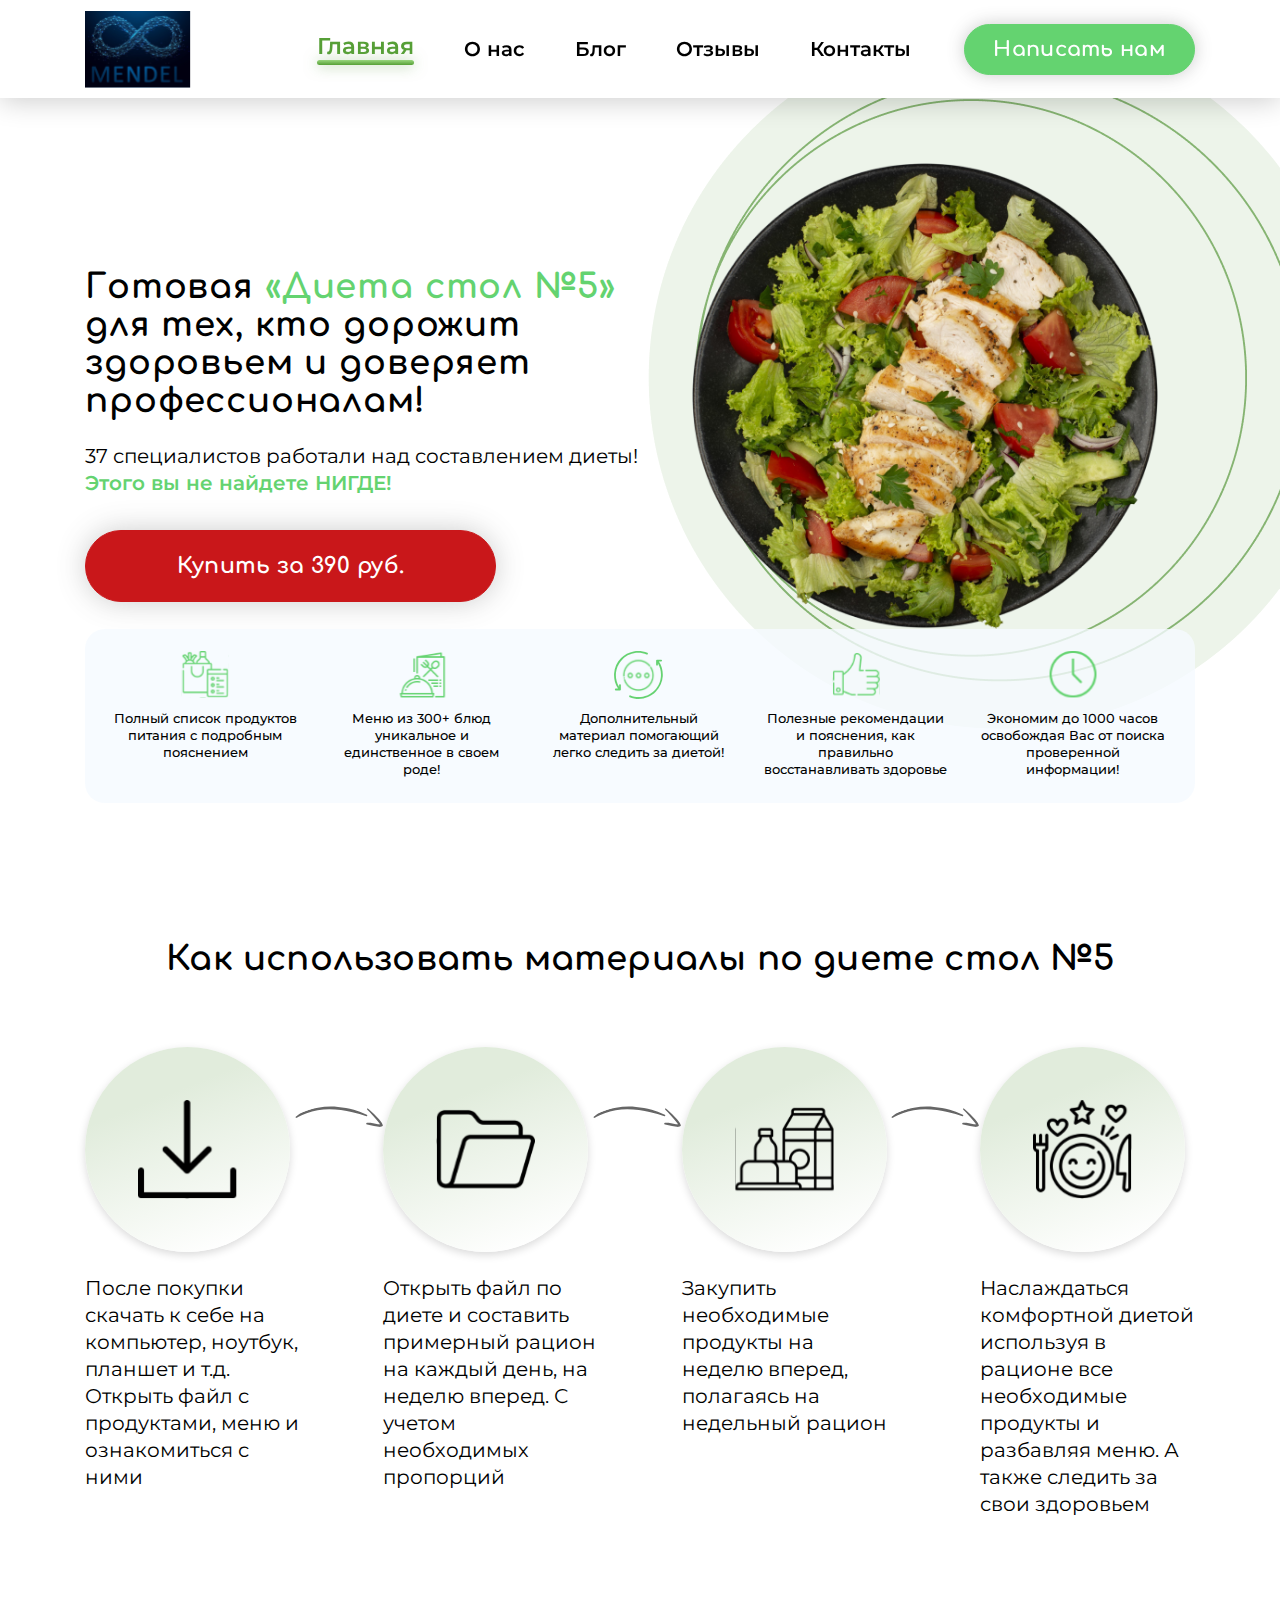
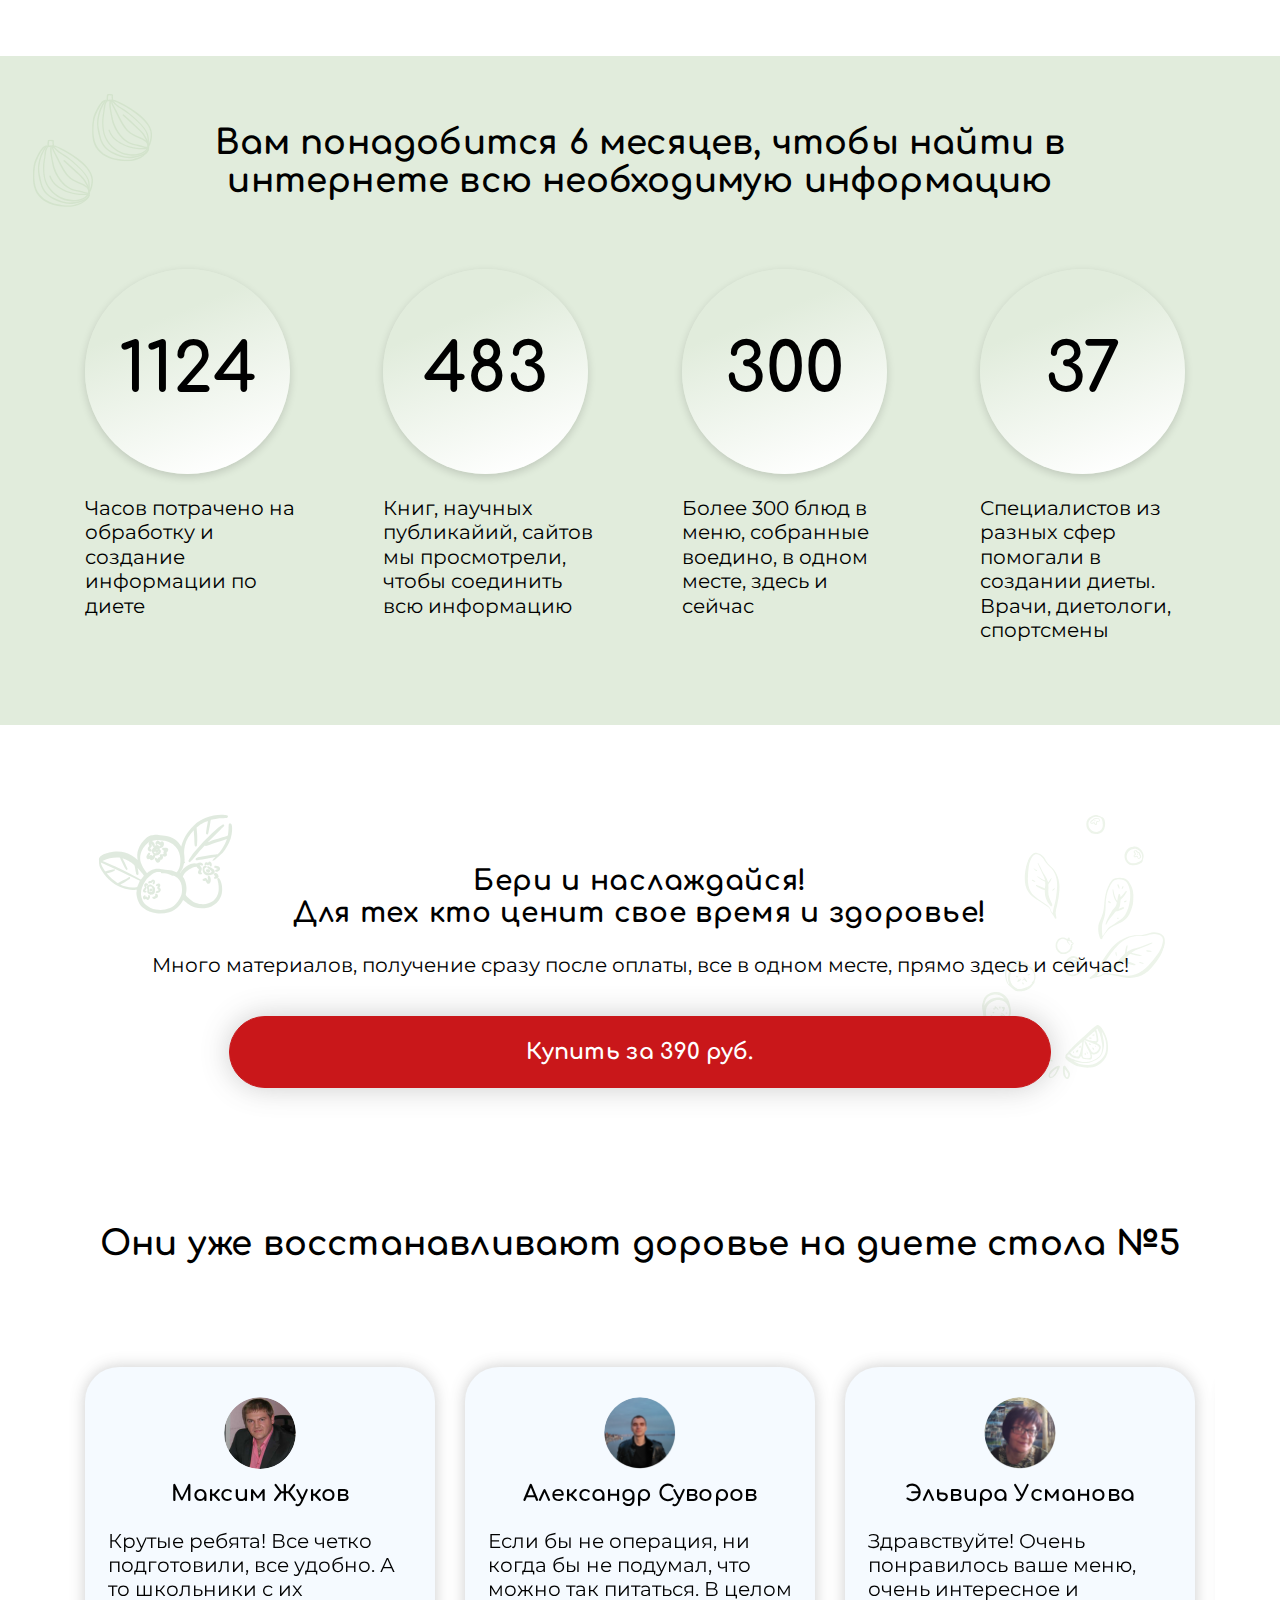
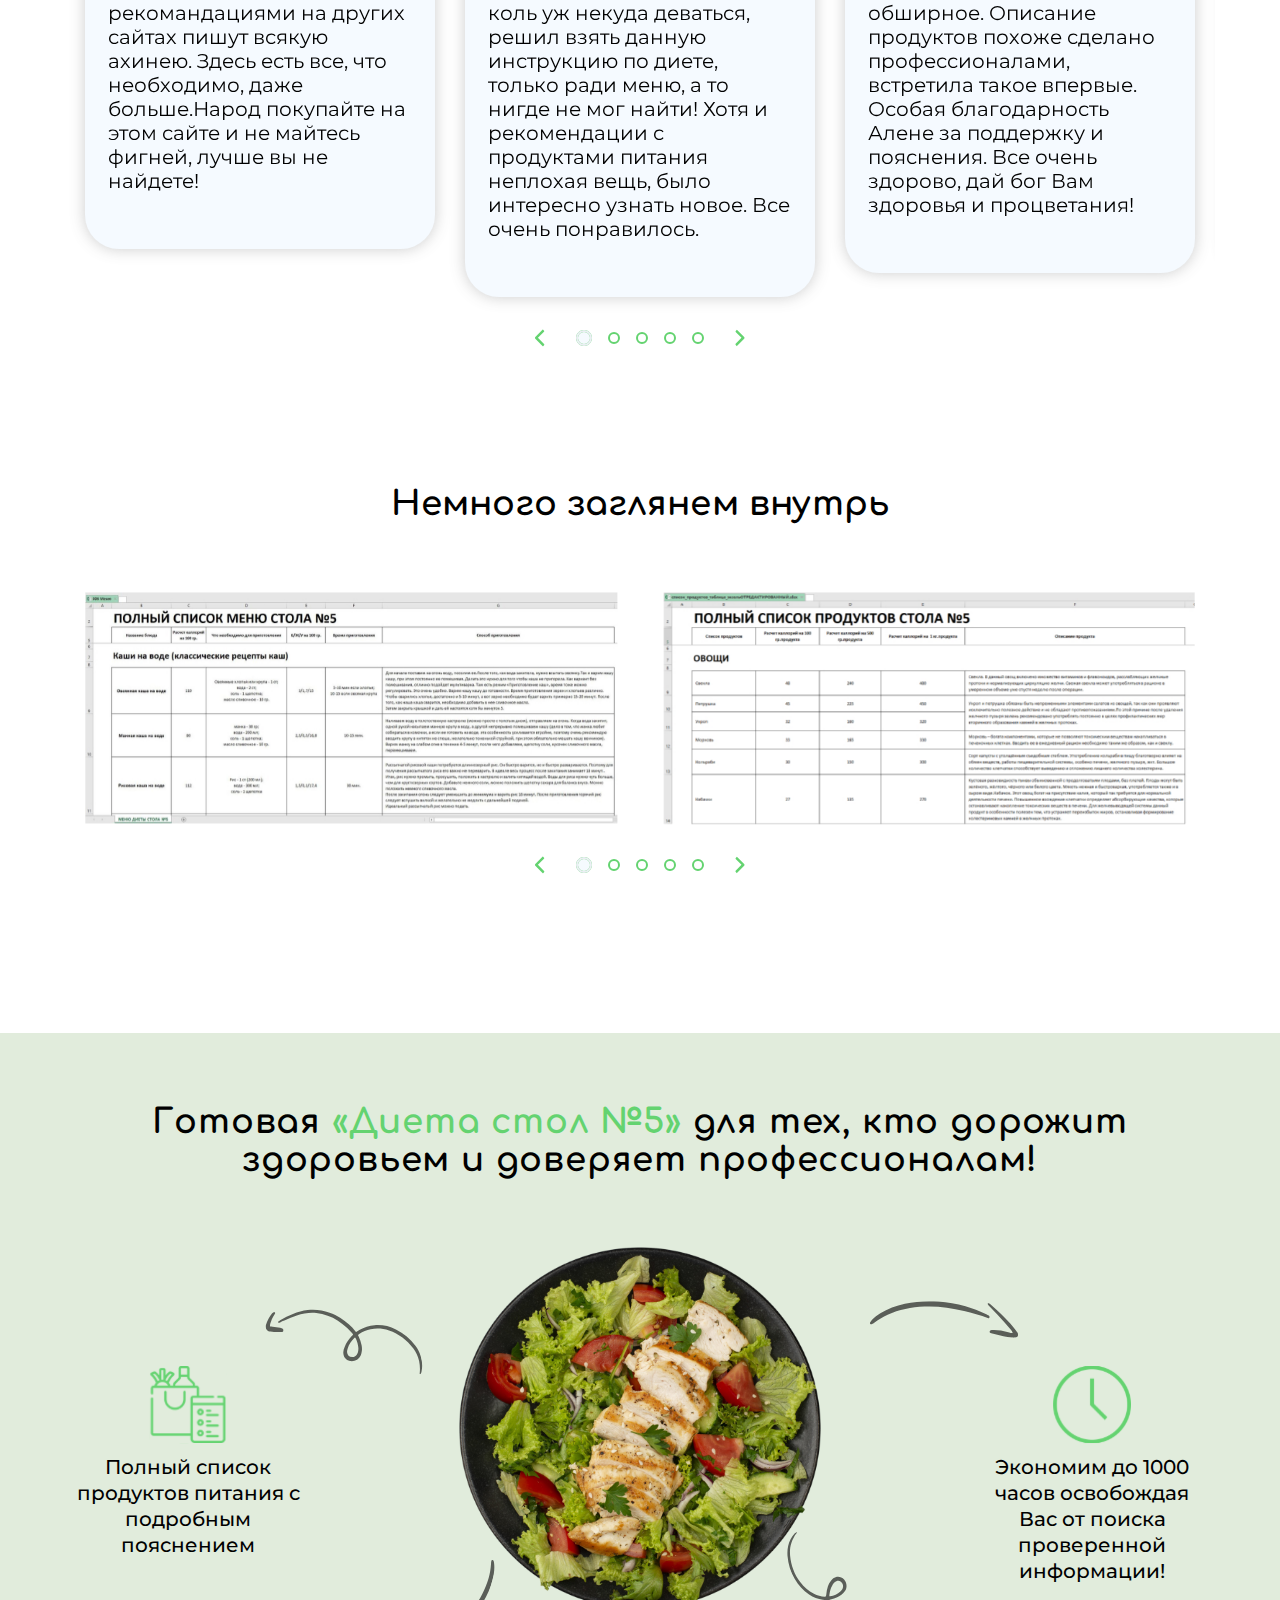
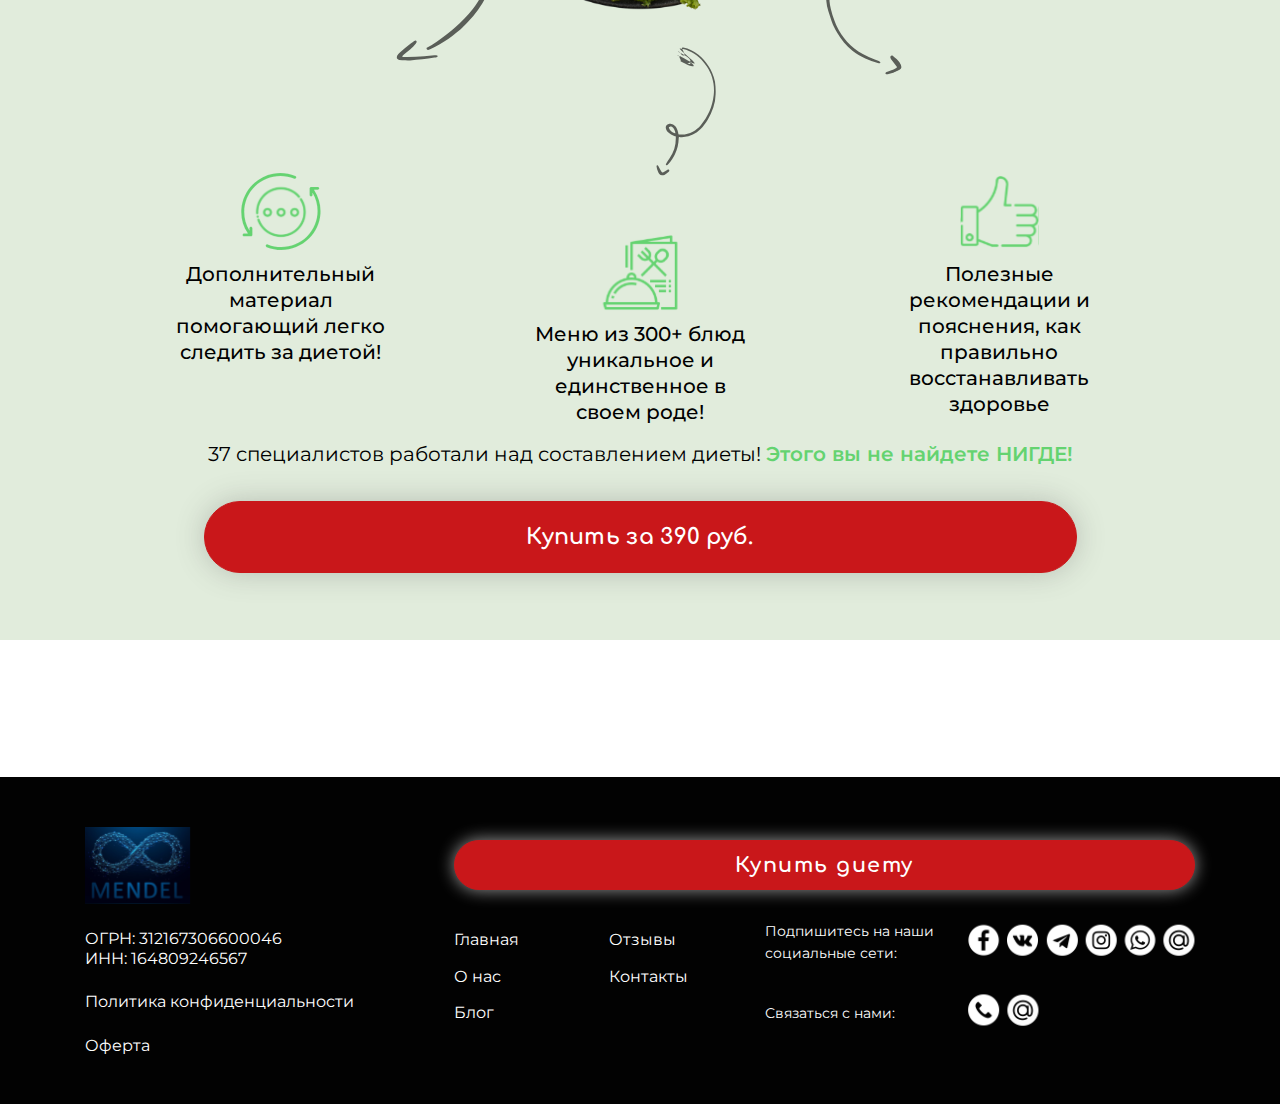
<file: instructions-2.html>
<!DOCTYPE html>
<html lang="ru">
  <head>
    <meta charset="UTF-8" />
    <meta http-equiv="X-UA-Compatible" content="IE=edge" />
    <meta name="viewport" content="width=device-width, initial-scale=1.0" />
    <title>Mendel</title>
    <link rel="stylesheet" href="css/swiper-bundle.min.css" />
    <link rel="stylesheet" href="css/style.css" />
  </head>
  <body>
    <div class="wrap">
      <!-- header -->
      <header class="header">
        <div class="overlay"></div>
        <div class="pane-close nav__close"></div>
        <div class="container">
          <div class="d-flex align-items-center">
            <a href="index.html" class="logo me-auto"><img src="img/logo.svg" alt="Mendel" class="img-fluid" /></a>
            <nav class="nav pane" id="nav">
              <ul class="nav-list d-lg-flex align-items-center">
                <li class="nav-list__item"><a href="#" class="nav-list__link active">Главная</a></li>
                <li class="nav-list__item dropdown">
                  <a href="#" class="nav-list__link">О нас</a>
                  <div class="dropdown-menu dropdown-menu_nav">
                    <ul class="sub-nav text_size-md">
                      <li class="sub-nav__item"><a href="#" class="sub-nav__link">Возврат</a></li>
                      <li class="sub-nav__item"><a href="#" class="sub-nav__link">Покупка</a></li>
                    </ul>
                  </div>
                </li>
                <li class="nav-list__item"><a href="#" class="nav-list__link">Блог</a></li>
                <li class="nav-list__item"><a href="#" class="nav-list__link">Отзывы</a></li>
                <li class="nav-list__item"><a href="#" class="nav-list__link">Контакты</a></li>
                <li class="nav-list__item d-lg-none">
                  <a href="#callback" class="btn btn_success btn_size-sm modal-open w-100_sm">Написать нам</a>
                </li>
                <li class="nav-list__item d-lg-none">
                  <a href="#basket-empty" class="btn btn_danger btn_size-sm modal-open w-100_sm">Купить диету</a>
                </li>
              </ul>
            </nav>
            <div class="header__buttons d-flex align-items-center">
              <a href="#callback" class="btn btn_success btn_size-sm modal-open d-none d-md-block">Написать нам</a>
              <a href="#basket-empty" class="btn btn_danger btn_size-sm d-none d-xxxl-block modal-open">Купить диету</a>
            </div>
            <a href="#nav" class="btn-menu pane-open d-lg-none">
              <span class="btn-menu__item"></span>
              <span class="btn-menu__item"></span>
              <span class="btn-menu__item"></span>
            </a>
          </div>
        </div>
      </header>
      <!-- /header -->
      <div class="container">
        <!-- preview -->
        <section class="preview">
          <div class="d-md-flex preview__content mb-0 justify-content-between">
            <div class="preview__text preview__text_padding">
              <h1 class="title preview__title mb-sm">
                Готовая <span class="text_success">«Диета стол №5»</span> для тех, кто дорожит здоровьем и доверяет
                профессионалам!
              </h1>
              <div class="preview__image preview__image_styling d-md-none">
                <img src="img/instruction.png" alt="" class="img-fluid" />
              </div>
              <p>37 специалистов работали над составлением диеты!</p>
              <div class="mb-md text_success text_semimbold">Этого вы не найдете НИГДЕ!</div>
              <div class="preview__btn">
                <a href="#basket" class="btn btn_danger w-100 modal-open">Купить за 390 руб.</a>
              </div>
            </div>
            <div class="preview__image preview__image_styling d-none d-md-block">
              <img src="img/instruction.png" alt="" class="img-fluid" />
            </div>
          </div>
          <!-- advantages -->
          <div class="advantages d-flex text_size-xs text_mediumbold text_center justify-content-between">
            <div class="advantages-item">
              <div class="advantages-item__icon d-flex justify-content-center">
                <div class="icon icon-list"></div>
              </div>
              <p>Полный список продуктов питания с подробным пояснением</p>
            </div>
            <div class="advantages-item">
              <div class="advantages-item__icon d-flex justify-content-center">
                <div class="icon icon-restaurant"></div>
              </div>
              <p>Меню из 300+ блюд уникальное и единственное в своем роде!</p>
            </div>
            <div class="advantages-item">
              <div class="advantages-item__icon d-flex justify-content-center">
                <div class="icon icon-time"></div>
              </div>
              <p>Дополнительный материал помогающий легко следить за диетой!</p>
            </div>
            <div class="advantages-item">
              <div class="advantages-item__icon d-flex justify-content-center">
                <div class="icon icon-recommendation"></div>
              </div>
              <p>Полезные рекомендации и пояснения, как правильно восстанавливать здоровье</p>
            </div>
            <div class="advantages-item">
              <div class="advantages-item__icon d-flex justify-content-center">
                <div class="icon icon-wall-clock"></div>
              </div>
              <p>Экономим до 1000 часов освобождая Вас от поиска проверенной информации!</p>
            </div>
          </div>
          <!-- /advantages -->
        </section>
        <!-- /preview -->
      </div>
      <!-- instruction-section -->
      <section class="instruction-section">
        <div class="container">
          <h2 class="title text_center mb-xl">Как использовать материалы по диете стол №5</h2>
          <div class="data-section__content d-md-grid grid-2 grid-lg-4 text_vertical">
            <div class="statistic-item instruction-item">
              <div class="statistic-item__num d-flex align-items-center justify-content-between">
                <img src="img/icons/download.svg" alt="" class="img-fluid" />
              </div>
              <p>
                После покупки скачать к себе на компьютер, ноутбук, планшет и т.д. Открыть файл с продуктами, меню и
                ознакомиться с ними
              </p>
            </div>
            <div class="statistic-item instruction-item">
              <div class="statistic-item__num d-flex align-items-center justify-content-between">
                <img src="img/icons/open-folder.svg" alt="" class="img-fluid" />
              </div>
              <p>
                Открыть файл по диете и составить примерный рацион на каждый день, на неделю вперед. С учетом
                необходимых пропорций
              </p>
            </div>
            <div class="statistic-item instruction-item">
              <div class="statistic-item__num d-flex align-items-center justify-content-between">
                <img src="img/icons/dairy-products.svg" alt="" class="img-fluid" />
              </div>
              <p>Закупить необходимые продукты на неделю вперед, полагаясь на недельный рацион</p>
            </div>
            <div class="statistic-item instruction-item">
              <div class="statistic-item__num d-flex align-items-center justify-content-between">
                <img src="img/icons/meal.svg" alt="" class="img-fluid" />
              </div>
              <p>
                Наслаждаться комфортной диетой используя в рационе все необходимые продукты и разбавляя меню. А также
                следить за свои здоровьем
              </p>
            </div>
          </div>
        </div>
      </section>
      <!-- /instruction-section -->
      <!-- data-section -->
      <section class="data-section bg_light">
        <div class="container">
          <h2 class="title text_center mb-xl">
            Вам понадобится 6 месяцев, чтобы найти в <br class="d-none d-md-block" />интернете всю необходимую
            информацию
          </h2>
          <div class="data-section__content d-md-grid grid-2 grid-lg-4 justify-content-between">
            <div class="statistic-item">
              <div class="statistic-item__num">1124</div>
              <p>Часов потрачено на обработку и создание информации по диете</p>
            </div>
            <div class="statistic-item">
              <div class="statistic-item__num">483</div>
              <p>Книг, научных публикайий, сайтов мы просмотрели, чтобы соединить всю информацию</p>
            </div>
            <div class="statistic-item">
              <div class="statistic-item__num">300</div>
              <p>Более 300 блюд в меню, собранные воедино, в одном месте, здесь и сейчас</p>
            </div>
            <div class="statistic-item">
              <div class="statistic-item__num">37</div>
              <p>Специалистов из разных сфер помогали в создании диеты. Врачи, диетологи, спортсмены</p>
            </div>
          </div>
        </div>
      </section>
      <!-- /data-section -->
      <!-- order-section -->
      <section class="order-section pattern-wrap">
        <div class="pattern pattern_berry"></div>
        <div class="pattern pattern_leaves"></div>
        <div class="container">
          <h2 class="title title_size-md text_center mb-sm">
            Бери и наслаждайся!<br />Для тех кто ценит свое время и здоровье!
          </h2>
          <div class="mb-md text_center">
            Много материалов, получение сразу после оплаты, все в одном месте, прямо здесь и сейчас!
          </div>
          <div class="order-section__btn"><a href="#" class="btn btn_danger w-100">Купить за 390 руб.</a></div>
        </div>
      </section>
      <!-- /order-section -->
      <!-- reviews-section -->
      <section class="reviews-section">
        <div class="container">
          <h2 class="title text_center mb-xxl">Они уже восстанавливают доровье на диете стола №5</h2>
          <div class="reviews-slider swiper">
            <div class="swiper-wrapper">
              <div class="swiper-slide">
                <div class="reviews-item reviews-item_md">
                  <div class="reviews-item__content">
                    <div class="reviews-item__image">
                      <img src="img/content/user-12.png" alt="" class="w-100" />
                    </div>
                    <div class="reviews-item__name text_center title title_size-sm">Максим Жуков</div>
                    <p>
                      Крутые ребята! Все четко подготовили, все удобно. А то школьники с их рекомандациями на других
                      сайтах пишут всякую ахинею. Здесь есть все, что необходимо, даже больше.Народ покупайте на этом
                      сайте и не майтесь фигней, лучше вы не найдете!
                    </p>
                  </div>
                </div>
              </div>
              <div class="swiper-slide">
                <div class="reviews-item reviews-item_md">
                  <div class="reviews-item__content">
                    <div class="reviews-item__image">
                      <img src="img/content/user-13.png" alt="" class="w-100" />
                    </div>
                    <div class="reviews-item__name text_center title title_size-sm">Александр Суворов</div>
                    <p>
                      Если бы не операция, ни когда бы не подумал, что можно так питаться. В целом коль уж некуда
                      деваться, решил взять данную инструкцию по диете, только ради меню, а то нигде не мог найти! Хотя
                      и рекомендации с продуктами питания неплохая вещь, было интересно узнать новое. Все очень
                      понравилось.
                    </p>
                  </div>
                </div>
              </div>
              <div class="swiper-slide">
                <div class="reviews-item reviews-item_md">
                  <div class="reviews-item__content">
                    <div class="reviews-item__image">
                      <img src="img/content/user-14.png" alt="" class="w-100" />
                    </div>
                    <div class="reviews-item__name text_center title title_size-sm">Эльвира Усманова</div>
                    <p>
                      Здравствуйте! Очень понравилось ваше меню, очень интересное и обширное. Описание продуктов похоже
                      сделано профессионалами, встретила такое впервые. Особая благодарность Алене за поддержку и
                      пояснения. Все очень здорово, дай бог Вам здоровья и процветания!
                    </p>
                  </div>
                </div>
              </div>
              <div class="swiper-slide">
                <div class="reviews-item reviews-item_md">
                  <div class="reviews-item__content">
                    <div class="reviews-item__image"><img src="img/content/user-1.png" alt="" class="w-100" /></div>
                    <div class="reviews-item__name text_center title title_size-sm">Людмила Усынина</div>
                    <p>
                      Большое Вам спасибо, Вы так облегчили мои поиски. Смотрела на многих сайтах, искала подробную
                      информацию, честно говоря ничего хорошего не нашла. Решила купить у Вас и осталась полностью
                      довольна. Теперь у меня есть все необходимое и больше ничего искать не нужно. Желаю вам успехов.
                    </p>
                  </div>
                </div>
              </div>
              <div class="swiper-slide">
                <div class="reviews-item reviews-item_md">
                  <div class="reviews-item__content">
                    <div class="reviews-item__image"><img src="img/content/user-2.png" alt="" class="w-100" /></div>
                    <div class="reviews-item__name text_center title title_size-sm">Алексей Василец</div>
                    <p>
                      Не особо люблю рыться по сайтам и рыться в этой сумбурных потоках информации! Наткнулся на данный
                      сайт, был очень рад, что можно полностью все купить за смешную цену и не париться! Благодарю за
                      подробную информацию и развернутые описания, все теперь стало гораздо легче. Желаю Вам успехов!
                    </p>
                  </div>
                </div>
              </div>
            </div>
            <div class="d-flex justify-content-center align-items-center swiper-nav swiper-nav_md">
              <div class="swiper-button-prev"></div>
              <div class="swiper-pagination d-flex align-items-center"></div>
              <div class="swiper-button-next"></div>
            </div>
          </div>
        </div>
      </section>
      <!-- /reviews-section -->
      <!-- detail-section -->
      <section class="detail-section">
        <div class="container">
          <h2 class="title text_center mb-xl">Немного заглянем внутрь</h2>
          <div class="detail-slider swiper">
            <div class="swiper-wrapper">
              <div class="swiper-slide">
                <img src="img/content/detail-1.jpg" alt="" class="w-100 d-block" />
              </div>
              <div class="swiper-slide">
                <img src="img/content/detail-2.jpg" alt="" class="w-100 d-block" />
              </div>
              <div class="swiper-slide">
                <img src="img/content/detail-1.jpg" alt="" class="w-100 d-block" />
              </div>
              <div class="swiper-slide">
                <img src="img/content/detail-2.jpg" alt="" class="w-100 d-block" />
              </div>
              <div class="swiper-slide">
                <img src="img/content/detail-1.jpg" alt="" class="w-100 d-block" />
              </div>
            </div>
            <div class="d-flex justify-content-center align-items-center swiper-nav swiper-nav_md">
              <div class="swiper-button-prev"></div>
              <div class="swiper-pagination d-flex align-items-center"></div>
              <div class="swiper-button-next"></div>
            </div>
          </div>
        </div>
      </section>
      <!-- /detail-section -->
      <!-- description-section -->
      <section class="description-section bg_light description-section_padding">
        <div class="container">
          <h2 class="title text_center mb-xl">
            Готовая <span class="text_success">«Диета стол №5»</span> для тех, кто дорожит<br
              class="d-none d-md-block"
            />
            здоровьем и доверяет профессионалам!
          </h2>
          <div
            class="arrow-block arrow-block_padding d-flex flex-wrap justify-content-between text_center text_mediumbold"
          >
            <div class="arrow-block__image arrow-block__image_sm d-flex justify-content-center">
              <img src="img/instruction.png" alt="" class="img-fluid" />
            </div>
            <div class="arrow-block__item arrow-block__item_md advantages-item">
              <div class="advantages-item__icon"><div class="icon icon-list icon-list_lg"></div></div>
              <p>Полный список продуктов питания с подробным пояснением</p>
            </div>
            <div class="arrow-block__item arrow-block__item_md advantages-item">
              <div class="advantages-item__icon"><div class="icon icon-wall-clock icon-wall-clock_lg"></div></div>
              <p>Экономим до 1000 часов освобождая Вас от поиска проверенной информации!</p>
            </div>
            <div class="w-100"></div>
            <div class="arrow-block__item arrow-block__item_md advantages-item">
              <div class="advantages-item__icon"><div class="icon icon-time icon-time_lg"></div></div>
              <p>Дополнительный материал помогающий легко следить за диетой!</p>
            </div>
            <div class="arrow-block__item arrow-block__item_md advantages-item">
              <div class="advantages-item__icon"><div class="icon icon-restaurant icon-restaurant_lg"></div></div>
              <p>Меню из 300+ блюд уникальное и единственное в своем роде!</p>
            </div>
            <div class="arrow-block__item arrow-block__item_md advantages-item">
              <div class="advantages-item__icon">
                <div class="icon icon-recommendation icon-recommendation_lg"></div>
              </div>
              <p>Полезные рекомендации и пояснения, как правильно восстанавливать здоровье</p>
            </div>
          </div>
          <div class="description-section__text text_center">
            <div class="mb-md">
              37 специалистов работали над составлением диеты!
              <span class="text_success text_semimbold">Этого вы не найдете НИГДЕ!</span>
            </div>
            <a href="#" class="btn btn_danger w-100">Купить за 390 руб.</a>
          </div>
        </div>
      </section>
      <!-- /description-section -->
      <!-- footer -->
      <footer class="footer">
        <div class="container">
          <div class="footer__content text_size-sm d-lg-flex justify-content-between">
            <div class="footer__col">
              <a href="index.html" class="logo footer__logo d-inline-flex"
                ><img src="img/logo.svg" alt="" class="img-fluid"
              /></a>
              <p>ОГРН: 312167306600046 <br />ИНН: 164809246567</p>
              <p><a href="#" class="text_inversion">Политика конфиденциальности</a></p>
              <p><a href="#" class="text_inversion">Оферта</a></p>
            </div>
            <div class="footer__col_large">
              <a href="#basket-removed" class="btn w-100 btn_danger footer__btn btn_size-sm modal-open">Купить диету</a>
              <div class="d-md-flex justify-content-between">
                <ul class="footer-nav">
                  <li class="footer-nav__item"><a href="#" class="footer-nav__link text_inversion">Главная</a></li>
                  <li class="footer-nav__item"><a href="#" class="footer-nav__link text_inversion">Отзывы</a></li>
                  <li class="footer-nav__item"><a href="#" class="footer-nav__link text_inversion">О нас</a></li>
                  <li class="footer-nav__item"><a href="#" class="footer-nav__link text_inversion">Контакты</a></li>
                  <li class="footer-nav__item"><a href="#" class="footer-nav__link text_inversion">Блог</a></li>
                </ul>
                <div class="footer__social">
                  <div class="social-group d-md-flex">
                    <div class="social-group__title">Подпишитесь на наши социальные сети:</div>
                    <ul class="social-list">
                      <li class="social-list__item">
                        <a href="#" target="_blank" class="social-list__link icon icon-facebook"></a>
                      </li>
                      <li class="social-list__item">
                        <a href="#" target="_blank" class="social-list__link icon icon-vk"></a>
                      </li>
                      <li class="social-list__item">
                        <a href="#" target="_blank" class="social-list__link icon icon-telegram"></a>
                      </li>
                      <li class="social-list__item">
                        <a href="#" target="_blank" class="social-list__link icon icon-instagram"></a>
                      </li>
                      <li class="social-list__item">
                        <a href="#" target="_blank" class="social-list__link icon icon-whatsapp"></a>
                      </li>
                      <li class="social-list__item">
                        <a href="#" target="_blank" class="social-list__link icon icon-email"></a>
                      </li>
                    </ul>
                  </div>
                  <div class="social-group d-md-flex">
                    <div class="social-group__title">Связаться с нами:</div>
                    <ul class="social-list">
                      <li class="social-list__item"><a href="#" class="social-list__link icon icon-phone-call"></a></li>
                      <li class="social-list__item"><a href="#" class="social-list__link icon icon-email"></a></li>
                    </ul>
                  </div>
                </div>
              </div>
            </div>
          </div>
        </div>
      </footer>
      <!-- /footer -->
    </div>

    <!-- callback -->
    <div class="modal fade" id="callback">
      <div class="modal-dialog">
        <div class="modal__content">
          <button type="button" class="icon icon-close modal-close modal__close d-lg-none"></button>
          <div class="modal__title title title_size-lg">Написать нам</div>
          <div class="modal__form">
            <form action="#" class="d-flex flex-column">
              <div class="form-group">
                <input class="form-control" type="text" placeholder="Имя" />
              </div>
              <div class="form-group">
                <input class="form-control" type="email" placeholder="Еmail" />
              </div>
              <div class="form-group_md">
                <textarea name="mess" id="mess" class="form-control" placeholder="Напишите сообщение"></textarea>
              </div>
              <div class="form-group_md"><button class="btn btn_success w-100 btn_size-lg">Отправить</button></div>
              <div class="text_size-md">
                *Нажимая на кнопку оплаты Вы соглашаетесь <br class="d-none d-md-block" />с <a
                  href="#"
                  class="text_success"
                  >Политикой конфиденциальности</a
                >
                и договором <a href="#" class="text_success">Оферты</a>
              </div>
            </form>
          </div>
        </div>
      </div>
    </div>
    <!-- /callback -->

    <!-- basket-empty -->
    <div class="modal fade" id="basket-empty">
      <div class="modal-dialog">
        <div class="modal__content">
          <button type="button" class="icon icon-close modal-close modal__close d-lg-none"></button>
          <div class="modal__title title title_size-lg">Ваш заказ "Диета стол №5"</div>
          <div class="modal__text">
            <p>Корзина пуста. Добавьте в корзину хотя бы один товар</p>
            <div class="modal__form-md">
              <p class="mb-md">
                Введите Email, на него придет ссылка для скачивания <br class="d-none d-md-block" />материалов Диеты
                стола №5
              </p>
              <form action="#" class="d-flex flex-column">
                <div class="form-group_lg">
                  <input class="form-control" type="email" placeholder="Укажите ваш email" />
                </div>
                <div class="form-group_md"><button class="btn btn_danger w-100 btn_size-lg">Оплатить</button></div>
                <div class="text_size-md">
                  *Нажимая на кнопку оплаты Вы соглашаетесь <br class="d-none d-md-block" />с <a
                    href="#"
                    class="text_success"
                    >Политикой конфиденциальности</a
                  >
                  и договором <a href="#" class="text_success">Оферты</a>
                </div>
              </form>
            </div>
          </div>
        </div>
      </div>
    </div>
    <!-- /basket-empty-->

    <!-- basket -->
    <div class="modal fade" id="basket">
      <div class="modal-dialog">
        <div class="modal__content">
          <button type="button" class="icon icon-close modal-close modal__close d-lg-none"></button>
          <div class="modal__title title title_size-lg">Ваш заказ "Диета стол №5"</div>
          <div class="modal__text">
            <div class="basket-group">
              <div class="basket-item d-flex align-items-center">
                <a href="#" class="basket-item__image"><img src="img/content/basket.jpg" alt="" class="img-fluid" /></a>
                <a href="#" class="basket-item__title text_bold">Диета стол №5</a>
                <div class="basket-item__price">99 р.</div>
                <a href="#" class="basket-item__delete icon icon-delete"></a>
              </div>
              <div class="basket-group__summ text_right text_bold">Сумма: 99 р.</div>
            </div>
            <div class="modal__form">
              <p class="mb-md">
                Введите Email, на него придет ссылка для скачивания <br class="d-none d-md-block" />материалов Диеты
                стола №5
              </p>
              <form action="#" class="d-flex flex-column">
                <div class="form-group_lg">
                  <input class="form-control" type="email" placeholder="Укажите ваш email" />
                </div>
                <div class="form-group_md"><button class="btn btn_danger w-100 btn_size-lg">Оплатить</button></div>
                <div class="text_size-md">
                  *Нажимая на кнопку оплаты Вы соглашаетесь <br class="d-none d-md-block" />с <a
                    href="#"
                    class="text_success"
                    >Политикой конфиденциальности</a
                  >
                  и договором <a href="#" class="text_success">Оферты</a>
                </div>
              </form>
            </div>
          </div>
        </div>
      </div>
    </div>
    <!-- /basket-->

    <!-- basket-removed -->
    <div class="modal fade" id="basket-removed">
      <div class="modal-dialog">
        <div class="modal__content">
          <button type="button" class="icon icon-close modal-close modal__close d-lg-none"></button>
          <div class="modal__title title title_size-lg">Ваш заказ "Диета стол №5"</div>
          <div class="modal__text">
            <div class="basket-group basket-group_margin">
              <div class="basket-item basket-item_removed d-flex align-items-center">
                <a href="#" class="basket-item__num text_success">5</a>
                <a href="#" class="basket-item__title text_light">Вы удалили "Диета стол №5"</a>
                <a href="#" class="basket-item__return text_light">Вернуть</a>
              </div>
            </div>
            <div class="modal__form">
              <p class="mb-md">
                Введите Email, на него придет ссылка для скачивания <br class="d-none d-md-block" />материалов Диеты
                стола №5
              </p>
              <form action="#" class="d-flex flex-column">
                <div class="form-group_lg">
                  <input class="form-control" type="email" placeholder="Укажите ваш email" />
                </div>
                <div class="form-group_md"><button class="btn btn_danger w-100 btn_size-lg">Оплатить</button></div>
                <div class="text_size-md">
                  *Нажимая на кнопку оплаты Вы соглашаетесь <br class="d-none d-md-block" />с <a
                    href="#"
                    class="text_success"
                    >Политикой конфиденциальности</a
                  >
                  и договором <a href="#" class="text_success">Оферты</a>
                </div>
              </form>
            </div>
          </div>
        </div>
      </div>
    </div>
    <!-- /basket-removed-->

    <!-- download -->
    <div class="modal fade" id="download">
      <div class="modal-dialog">
        <div class="modal__content">
          <button type="button" class="icon icon-close modal-close modal__close d-lg-none"></button>
          <div class="progress">50%</div>
          <div class="modal__text">
            <p>
              Почти готово! Заполни эту форму и нажми на кнопку ниже, <br class="d-none d-lg-block" />чтобы мгновенно
              получить книгу на свой e-mail
            </p>
            <div class="modal__title modal__title_margin title title_size-lg">
              Скачай PDF - файл" <br />10 популярных ошибок, которые необратимо ухудшают здоровье при диете стола №5"
            </div>
            <form action="#" class="horizontal-form">
              <div class="form-group">
                <input class="form-control" type="email" placeholder="Укажите ваш email" />
              </div>
              <div class="form-group_lg"><button class="btn btn_success w-100 btn_size-sm">Скачать</button></div>
            </form>
            <div class="text_bold bonus">+ бонус меню на 1 день</div>
            <div>
              Нажимая на кнопку, вы даете согласие на обработку персональных данных и соглашаетесь c <a
                href="#"
                class="text_success"
                >политикой конфиденциальности</a
              >
            </div>
          </div>
        </div>
      </div>
    </div>
    <!-- /download-->

    <script src="js/jquery-3.6.0.min.js"></script>
    <script src="js/swiper-bundle.min.js"></script>
    <script src="js/main.js"></script>
  </body>
</html>
</file>
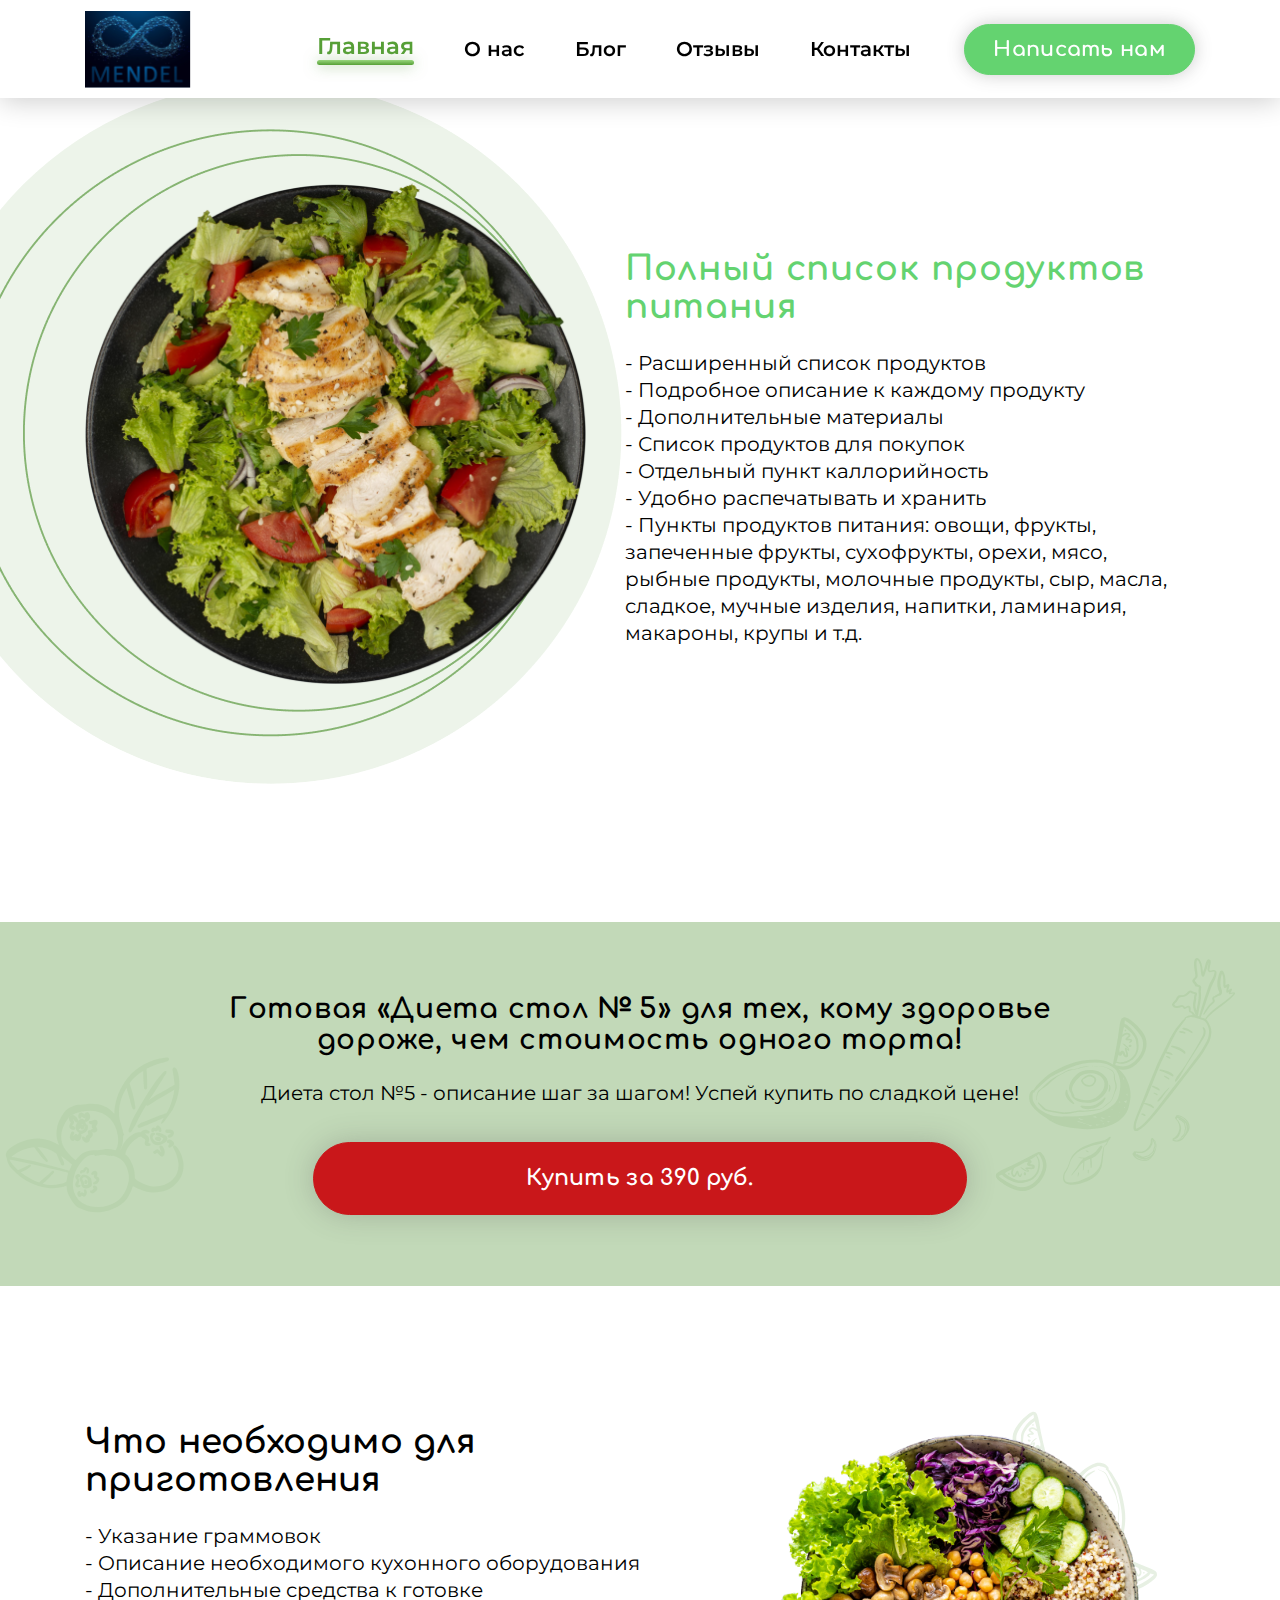
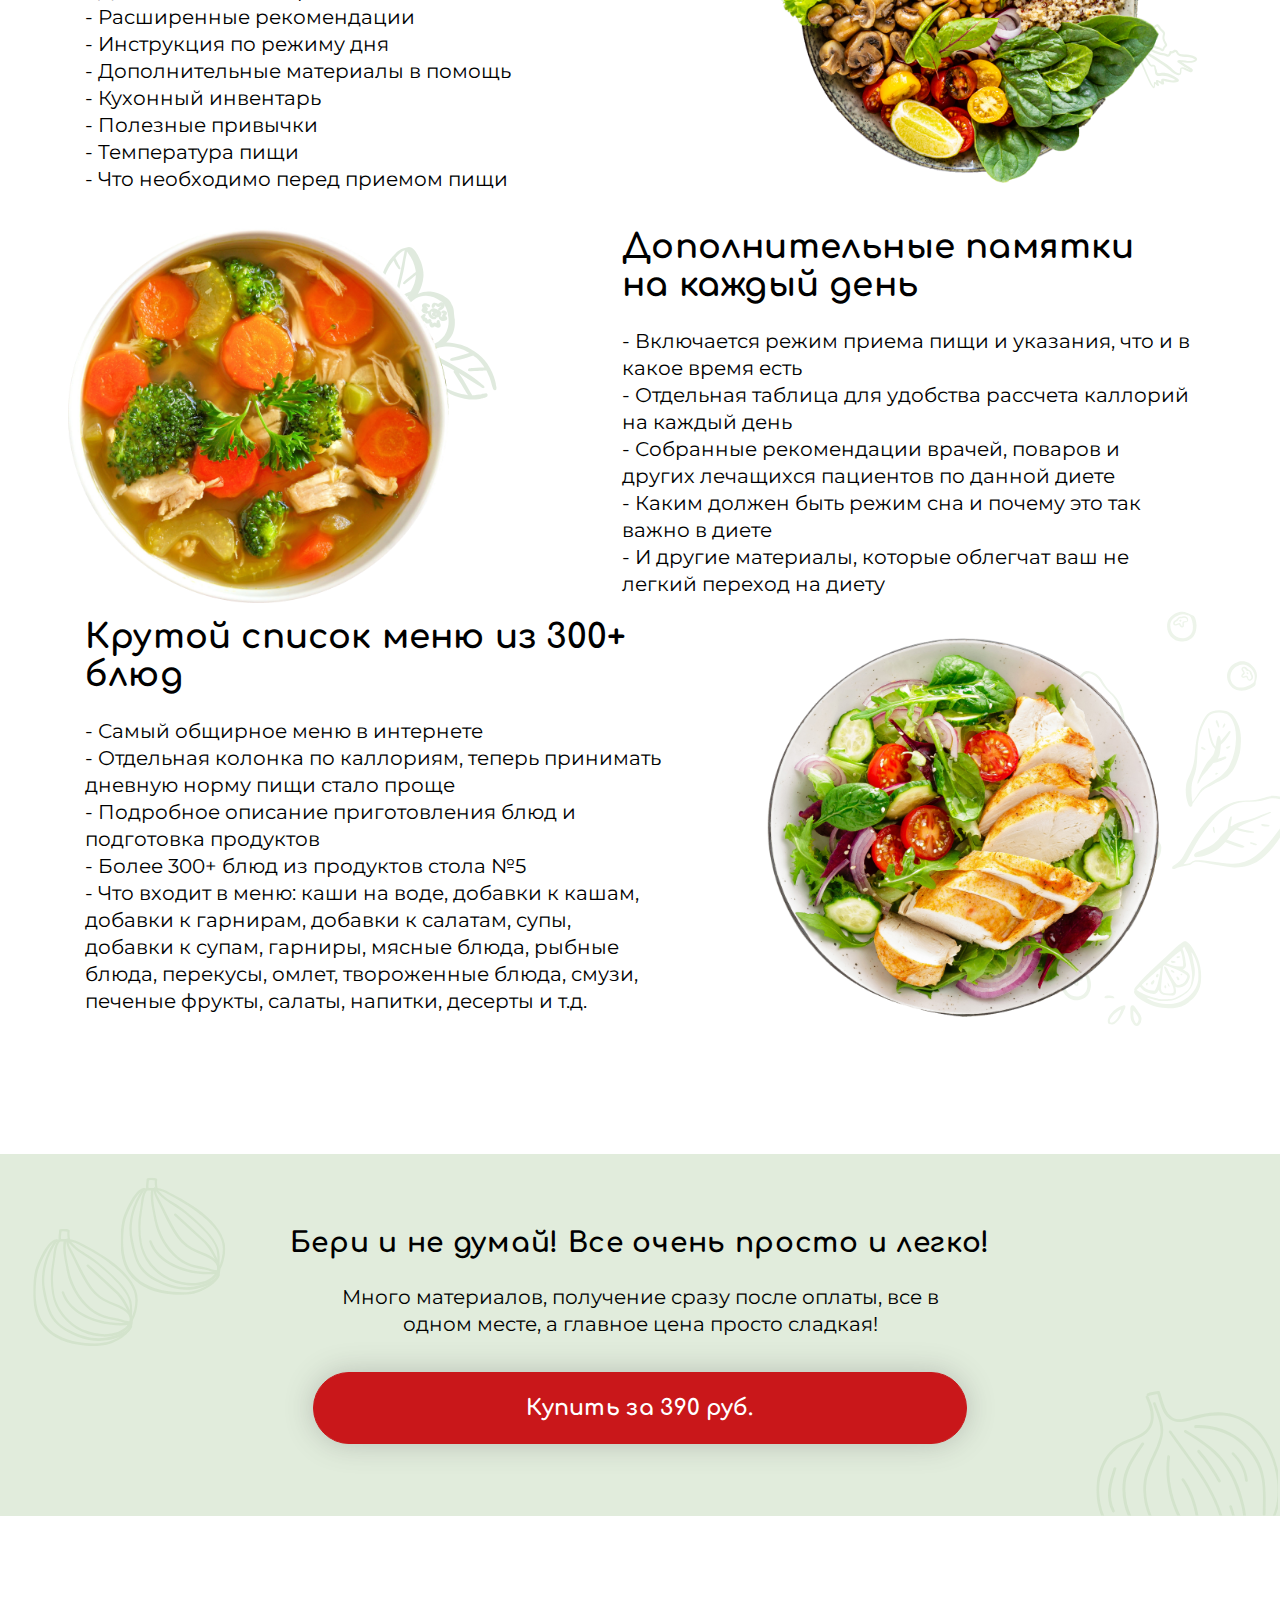
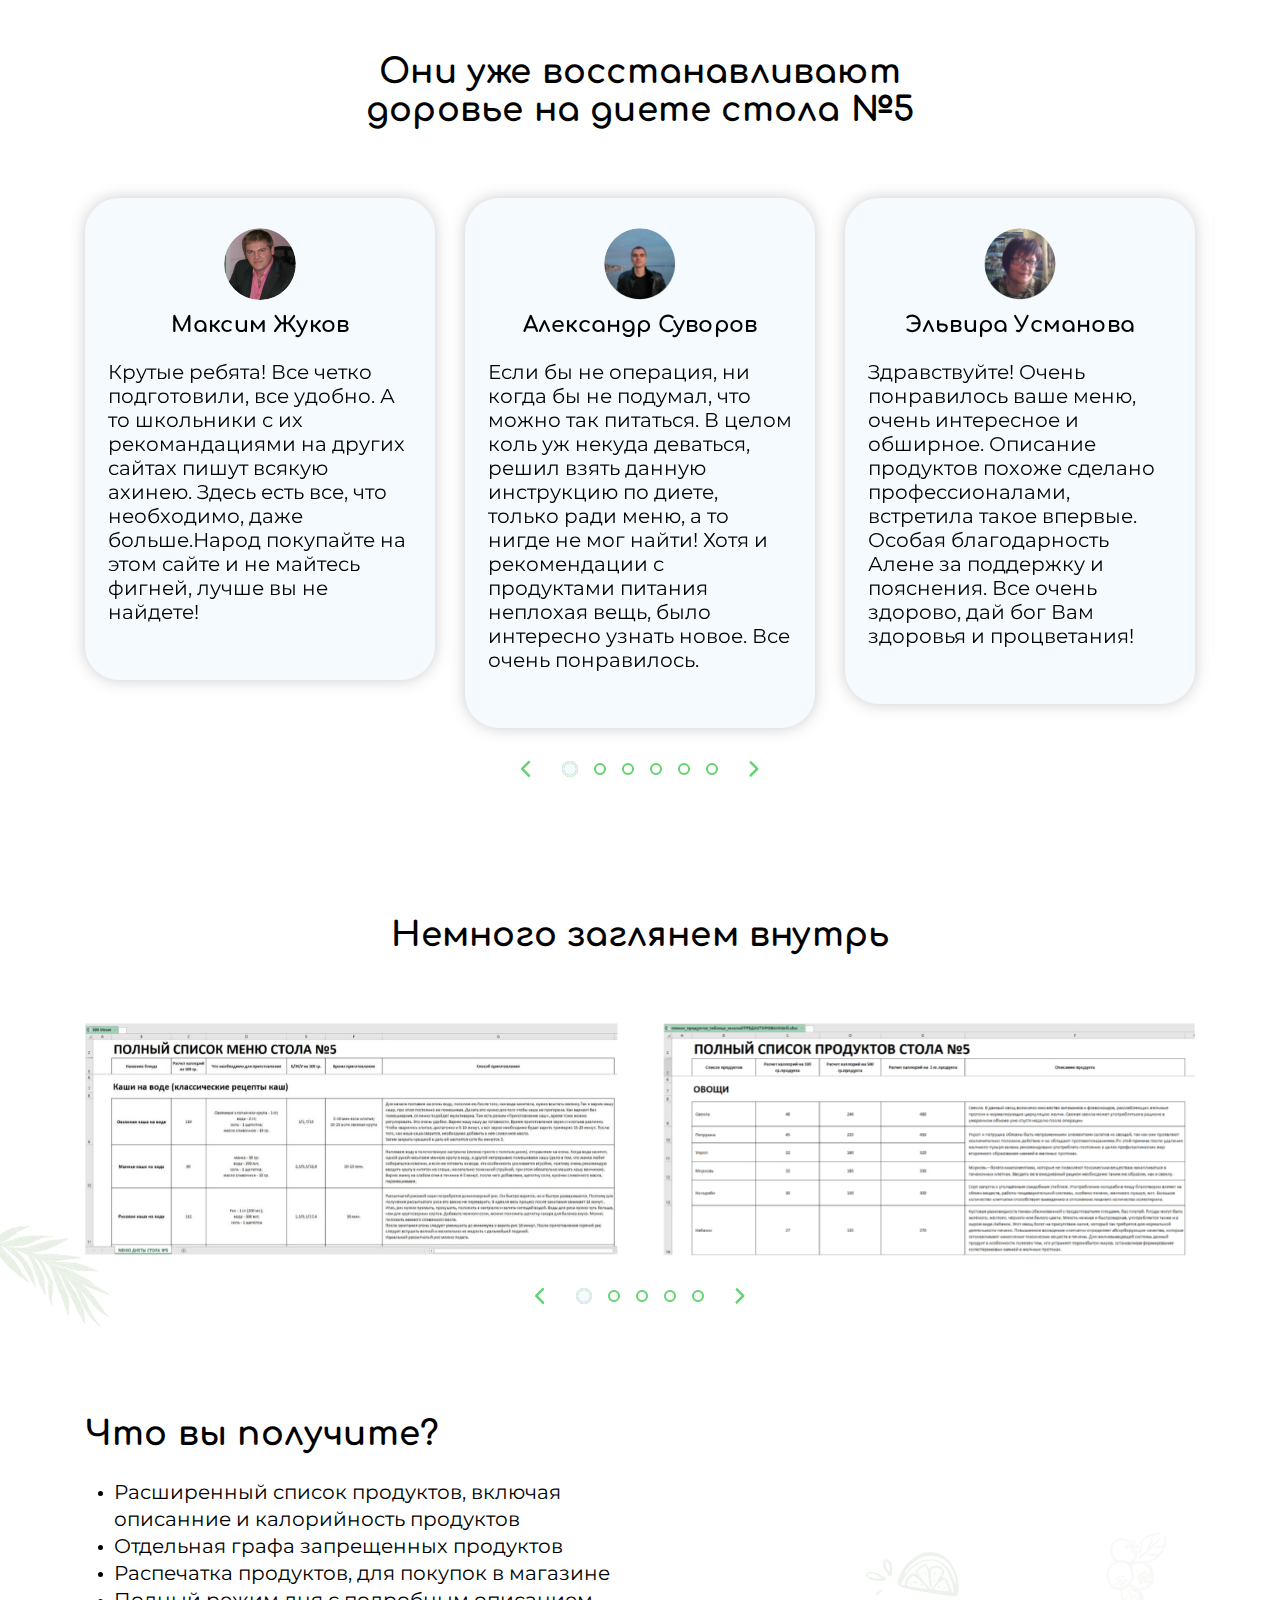
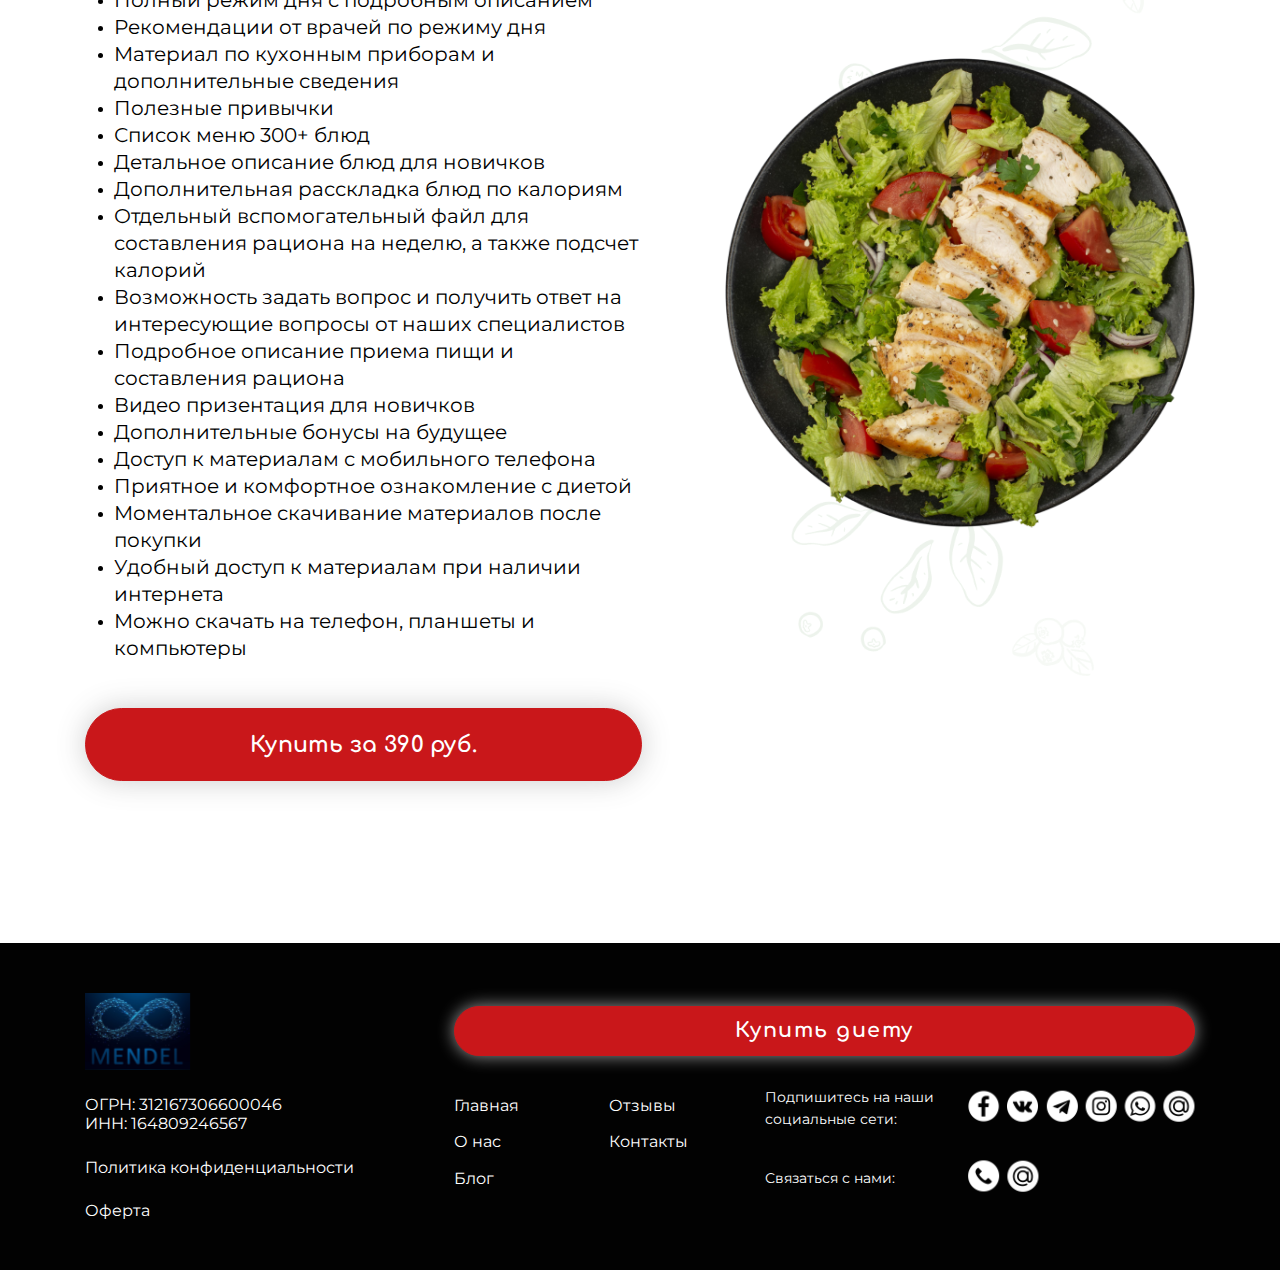
<file: instructions-3.html>
<!DOCTYPE html>
<html lang="ru">
  <head>
    <meta charset="UTF-8" />
    <meta http-equiv="X-UA-Compatible" content="IE=edge" />
    <meta name="viewport" content="width=device-width, initial-scale=1.0" />
    <title>Mendel</title>
    <link rel="stylesheet" href="css/swiper-bundle.min.css" />
    <link rel="stylesheet" href="css/style.css" />
  </head>
  <body>
    <div class="wrap">
      <!-- header -->
      <header class="header">
        <div class="overlay"></div>
        <div class="pane-close nav__close"></div>
        <div class="container">
          <div class="d-flex align-items-center">
            <a href="index.html" class="logo me-auto"><img src="img/logo.svg" alt="Mendel" class="img-fluid" /></a>
            <nav class="nav pane" id="nav">
              <ul class="nav-list d-lg-flex align-items-center">
                <li class="nav-list__item"><a href="#" class="nav-list__link active">Главная</a></li>
                <li class="nav-list__item dropdown">
                  <a href="#" class="nav-list__link">О нас</a>
                  <div class="dropdown-menu dropdown-menu_nav">
                    <ul class="sub-nav text_size-md">
                      <li class="sub-nav__item"><a href="#" class="sub-nav__link">Возврат</a></li>
                      <li class="sub-nav__item"><a href="#" class="sub-nav__link">Покупка</a></li>
                    </ul>
                  </div>
                </li>
                <li class="nav-list__item"><a href="#" class="nav-list__link">Блог</a></li>
                <li class="nav-list__item"><a href="#" class="nav-list__link">Отзывы</a></li>
                <li class="nav-list__item"><a href="#" class="nav-list__link">Контакты</a></li>
                <li class="nav-list__item d-lg-none">
                  <a href="#callback" class="btn btn_success btn_size-sm modal-open w-100_sm">Написать нам</a>
                </li>
                <li class="nav-list__item d-lg-none">
                  <a href="#basket-empty" class="btn btn_danger btn_size-sm modal-open w-100_sm">Купить диету</a>
                </li>
              </ul>
            </nav>
            <div class="header__buttons d-flex align-items-center">
              <a href="#callback" class="btn btn_success btn_size-sm modal-open d-none d-md-block">Написать нам</a>
              <a href="#basket-empty" class="btn btn_danger btn_size-sm d-none d-xxxl-block modal-open">Купить диету</a>
            </div>
            <a href="#nav" class="btn-menu pane-open d-lg-none">
              <span class="btn-menu__item"></span>
              <span class="btn-menu__item"></span>
              <span class="btn-menu__item"></span>
            </a>
          </div>
        </div>
      </header>
      <!-- /header -->
      <div class="container">
        <!-- preview -->
        <section class="preview">
          <div class="d-md-flex preview__content preview__content_padding mb-0 justify-content-between">
            <div class="preview__image preview__image_styling preview__image_first">
              <img src="img/instruction-2.png" alt="" class="img-fluid" />
            </div>
            <div class="preview__text preview__text_short">
              <h1 class="title preview__title mb-sm text_success">Полный список продуктов питания</h1>
              <ul class="text_vertical">
                <li>- Расширенный список продуктов</li>
                <li>- Подробное описание к каждому продукту</li>
                <li>- Дополнительные материалы</li>
                <li>- Список продуктов для покупок</li>
                <li>- Отдельный пункт каллорийность</li>
                <li>- Удобно распечатывать и хранить</li>
                <li>
                  - Пункты продуктов питания: овощи, фрукты, запеченные фрукты, сухофрукты, орехи, мясо, рыбные
                  продукты, молочные продукты, сыр, масла, сладкое, мучные изделия, напитки, ламинария, макароны, крупы
                  и т.д.
                </li>
              </ul>
            </div>
          </div>
        </section>
        <!-- /preview -->
      </div>
      <!-- order-section -->
      <section class="order-section bg_dark pattern-wrap">
        <div class="pattern pattern_berry-dark"></div>
        <div class="pattern pattern_vegetables-dark"></div>
        <div class="container">
          <h2 class="title title_size-md text_center mb-sm">
            Готовая «Диета стол № 5» для тех, кому здоровье<br class="d-none d-lg-block" />
            дороже, чем стоимость одного торта!
          </h2>
          <div class="mb-md text_center">Диета стол №5 - описание шаг за шагом! Успей купить по сладкой цене!</div>
          <div class="order-section__btn"><a href="#" class="btn btn_danger w-100">Купить за 390 руб.</a></div>
        </div>
      </section>
      <!-- /order-section -->
      <div class="container">
        <!-- row -->
        <div class="row d-lg-flex align-items-center justify-content-between mb-md">
          <div class="row__text">
            <h3 class="title mb-sm">Что необходимо для приготовления</h3>
            <ul class="text_vertical">
              <li>- Указание граммовок</li>
              <li>- Описание необходимого кухонного оборудования</li>
              <li>- Дополнительные средства к готовке</li>
              <li>- Расширенные рекомендации</li>
              <li>- Инструкция по режиму дня</li>
              <li>- Дополнительные материалы в помощь</li>
              <li>- Кухонный инвентарь</li>
              <li>- Полезные привычки</li>
              <li>- Температура пищи</li>
              <li>- Что необходимо перед приемом пищи</li>
            </ul>
          </div>
          <div class="row__image row__image_margin-right pattern-wrap">
            <div class="pattern pattern_vegetables-dark"></div>
            <img src="img/content/row-3.png" alt="" class="img-fluid" />
          </div>
        </div>
        <!-- /row -->
        <!-- row -->
        <div class="row d-lg-flex align-items-center justify-content-between mb-md">
          <div class="row__text row__text_padding order-lg-2">
            <h3 class="title mb-sm">Дополнительные памятки <br class="d-none d-xl-block" />на каждый день</h3>
            <ul class="text_vertical">
              <li>- Включается режим приема пищи и указания, что и в какое время есть</li>
              <li>- Отдельная таблица для удобства рассчета каллорий на каждый день</li>
              <li>- Собранные рекомендации врачей, поваров и других лечащихся пациентов по данной диете</li>
              <li>- Каким должен быть режим сна и почему это так важно в диете</li>
              <li>- И другие материалы, которые облегчат ваш не легкий переход на диету</li>
            </ul>
          </div>
          <div class="row__image pattern-wrap row__image_margin-left">
            <div class="pattern pattern_berry"></div>
            <img src="img/content/row-4.png" alt="" class="img-fluid" />
          </div>
        </div>
        <!-- /row -->
        <!-- row -->
        <div class="row d-lg-flex align-items-center justify-content-between section">
          <div class="row__text">
            <h3 class="title mb-sm">Крутой список меню из 300+ блюд</h3>
            <ul class="text_vertical">
              <li>- Самый общирное меню в интернете</li>
              <li>- Отдельная колонка по каллориям, теперь принимать дневную норму пищи стало проще</li>
              <li>- Подробное описание приготовления блюд и подготовка продуктов</li>
              <li>- Более 300+ блюд из продуктов стола №5</li>
              <li>
                - Что входит в меню: каши на воде, добавки к кашам, добавки к гарнирам, добавки к салатам, супы, добавки
                к супам, гарниры, мясные блюда, рыбные блюда, перекусы, омлет, твороженные блюда, смузи, печеные фрукты,
                салаты, напитки, десерты и т.д.
              </li>
            </ul>
          </div>
          <div class="row__image pattern-wrap row__image_margin-right row__image_md">
            <div class="pattern pattern_leaves"></div>
            <img src="img/content/row-5.png" alt="" class="img-fluid" />
          </div>
        </div>
        <!-- /row -->
      </div>
      <!-- order-section -->
      <section class="order-section bg_light order-section_pattern pattern-wrap">
        <div class="container">
          <h2 class="title title_size-md text_center mb-sm">Бери и не думай! Все очень просто и легко!</h2>
          <div class="mb-md text_center text_vertical">
            Много материалов, получение сразу после оплаты, все в<br class="d-none d-lg-block" />
            одном месте, а главное цена просто сладкая!
          </div>
          <div class="order-section__btn"><a href="#" class="btn btn_danger w-100">Купить за 390 руб.</a></div>
        </div>
      </section>
      <!-- /order-section -->
      <!-- reviews-section -->
      <section class="reviews-section">
        <div class="container">
          <h2 class="title text_center mb-xl">
            Они уже восстанавливают<br class="d-none d-lg-block" />
            доровье на диете стола №5
          </h2>
          <div class="reviews-slider swiper">
            <div class="swiper-wrapper">
              <div class="swiper-slide">
                <div class="reviews-item reviews-item_md">
                  <div class="reviews-item__content">
                    <div class="reviews-item__image">
                      <img src="img/content/user-12.png" alt="" class="w-100" />
                    </div>
                    <div class="reviews-item__name text_center title title_size-sm">Максим Жуков</div>
                    <p>
                      Крутые ребята! Все четко подготовили, все удобно. А то школьники с их рекомандациями на других
                      сайтах пишут всякую ахинею. Здесь есть все, что необходимо, даже больше.Народ покупайте на этом
                      сайте и не майтесь фигней, лучше вы не найдете!
                    </p>
                  </div>
                </div>
              </div>
              <div class="swiper-slide">
                <div class="reviews-item reviews-item_md">
                  <div class="reviews-item__content">
                    <div class="reviews-item__image">
                      <img src="img/content/user-13.png" alt="" class="w-100" />
                    </div>
                    <div class="reviews-item__name text_center title title_size-sm">Александр Суворов</div>
                    <p>
                      Если бы не операция, ни когда бы не подумал, что можно так питаться. В целом коль уж некуда
                      деваться, решил взять данную инструкцию по диете, только ради меню, а то нигде не мог найти! Хотя
                      и рекомендации с продуктами питания неплохая вещь, было интересно узнать новое. Все очень
                      понравилось.
                    </p>
                  </div>
                </div>
              </div>
              <div class="swiper-slide">
                <div class="reviews-item reviews-item_md">
                  <div class="reviews-item__content">
                    <div class="reviews-item__image">
                      <img src="img/content/user-14.png" alt="" class="w-100" />
                    </div>
                    <div class="reviews-item__name text_center title title_size-sm">Эльвира Усманова</div>
                    <p>
                      Здравствуйте! Очень понравилось ваше меню, очень интересное и обширное. Описание продуктов похоже
                      сделано профессионалами, встретила такое впервые. Особая благодарность Алене за поддержку и
                      пояснения. Все очень здорово, дай бог Вам здоровья и процветания!
                    </p>
                  </div>
                </div>
              </div>
              <div class="swiper-slide">
                <div class="reviews-item text_size-md">
                  <img src="img/content/review-1.png" alt="" class="img-fluid ms-auto me-auto" />
                </div>
              </div>
              <div class="swiper-slide">
                <div class="reviews-item text_size-md">
                  <img src="img/content/review-2.png" alt="" class="img-fluid ms-auto me-auto" />
                </div>
              </div>
              <div class="swiper-slide">
                <div class="reviews-item text_size-md">
                  <img src="img/content/review-3.png" alt="" class="img-fluid ms-auto me-auto" />
                </div>
              </div>
            </div>
            <div class="d-flex justify-content-center align-items-center swiper-nav swiper-nav_md">
              <div class="swiper-button-prev"></div>
              <div class="swiper-pagination d-flex align-items-center"></div>
              <div class="swiper-button-next"></div>
            </div>
          </div>
        </div>
      </section>
      <!-- /reviews-section -->
      <!-- detail-section -->
      <section class="detail-section detail-section_pattern pattern-wrap">
        <div class="container">
          <h2 class="title text_center mb-xl">Немного заглянем внутрь</h2>
          <div class="detail-slider swiper">
            <div class="swiper-wrapper">
              <div class="swiper-slide">
                <img src="img/content/detail-1.jpg" alt="" class="w-100 d-block" />
              </div>
              <div class="swiper-slide">
                <img src="img/content/detail-2.jpg" alt="" class="w-100 d-block" />
              </div>
              <div class="swiper-slide">
                <img src="img/content/detail-1.jpg" alt="" class="w-100 d-block" />
              </div>
              <div class="swiper-slide">
                <img src="img/content/detail-2.jpg" alt="" class="w-100 d-block" />
              </div>
              <div class="swiper-slide">
                <img src="img/content/detail-1.jpg" alt="" class="w-100 d-block" />
              </div>
            </div>
            <div class="d-flex justify-content-center align-items-center swiper-nav swiper-nav_md">
              <div class="swiper-button-prev"></div>
              <div class="swiper-pagination d-flex align-items-center"></div>
              <div class="swiper-button-next"></div>
            </div>
          </div>
        </div>
      </section>
      <!-- /detail-section -->
      <section class="diet-section diet-section_clear">
        <div class="container">
          <div class="diet-section__content diet-section__content_md d-lg-grid align-items-center">
            <div class="diet-section__image diet-section__image_after order-md-2 d-none d-lg-block">
              <img src="img/instruction.png" alt="" class="w-100" />
            </div>
            <div class="diet-section__text">
              <h2 class="title mb-sm">Что вы получите?</h2>
              <ul class="text_vertical dots-list dots-list_md mb-lg">
                <li class="dots-list__item">
                  Расширенный список продуктов, включая описанние и калорийность продуктов
                </li>
                <li class="dots-list__item">Отдельная графа запрещенных продуктов</li>
                <li class="dots-list__item">Распечатка продуктов, для покупок в магазине</li>
                <li class="dots-list__item">Полный режим дня с подробным описанием</li>
                <li class="dots-list__item">Рекомендации от врачей по режиму дня</li>
                <li class="dots-list__item">Материал по кухонным приборам и дополнительные сведения</li>
                <li class="dots-list__item">Полезные привычки</li>
                <li class="dots-list__item">Список меню 300+ блюд</li>
                <li class="dots-list__item">Детальное описание блюд для новичков</li>
                <li class="dots-list__item">Дополнительная расскладка блюд по калориям</li>
                <li class="dots-list__item">
                  Отдельный вспомогательный файл для составления рациона на неделю, а также подсчет калорий
                </li>
                <li class="dots-list__item">
                  Возможность задать вопрос и получить ответ на интересующие вопросы от наших специалистов
                </li>
                <li class="dots-list__item">Подробное описание приема пищи и составления рациона</li>
                <li class="dots-list__item">Видео призентация для новичков</li>
                <li class="dots-list__item">Дополнительные бонусы на будущее</li>
                <li class="dots-list__item">Доступ к материалам с мобильного телефона</li>
                <li class="dots-list__item">Приятное и комфортное ознакомление с диетой</li>
                <li class="dots-list__item">Моментальное скачивание материалов после покупки</li>
                <li class="dots-list__item">Удобный доступ к материалам при наличии интернета</li>
                <li class="dots-list__item">Можно скачать на телефон, планшеты и компьютеры</li>
              </ul>
              <a href="#" class="btn w-100 btn_danger">Купить за 390 руб.</a>
            </div>
          </div>
        </div>
      </section>
      <!-- footer -->
      <footer class="footer">
        <div class="container">
          <div class="footer__content text_size-sm d-lg-flex justify-content-between">
            <div class="footer__col">
              <a href="index.html" class="logo footer__logo d-inline-flex"
                ><img src="img/logo.svg" alt="" class="img-fluid"
              /></a>
              <p>ОГРН: 312167306600046 <br />ИНН: 164809246567</p>
              <p><a href="#" class="text_inversion">Политика конфиденциальности</a></p>
              <p><a href="#" class="text_inversion">Оферта</a></p>
            </div>
            <div class="footer__col_large">
              <a href="#basket-removed" class="btn w-100 btn_danger footer__btn btn_size-sm modal-open">Купить диету</a>
              <div class="d-md-flex justify-content-between">
                <ul class="footer-nav">
                  <li class="footer-nav__item"><a href="#" class="footer-nav__link text_inversion">Главная</a></li>
                  <li class="footer-nav__item"><a href="#" class="footer-nav__link text_inversion">Отзывы</a></li>
                  <li class="footer-nav__item"><a href="#" class="footer-nav__link text_inversion">О нас</a></li>
                  <li class="footer-nav__item"><a href="#" class="footer-nav__link text_inversion">Контакты</a></li>
                  <li class="footer-nav__item"><a href="#" class="footer-nav__link text_inversion">Блог</a></li>
                </ul>
                <div class="footer__social">
                  <div class="social-group d-md-flex">
                    <div class="social-group__title">Подпишитесь на наши социальные сети:</div>
                    <ul class="social-list">
                      <li class="social-list__item">
                        <a href="#" target="_blank" class="social-list__link icon icon-facebook"></a>
                      </li>
                      <li class="social-list__item">
                        <a href="#" target="_blank" class="social-list__link icon icon-vk"></a>
                      </li>
                      <li class="social-list__item">
                        <a href="#" target="_blank" class="social-list__link icon icon-telegram"></a>
                      </li>
                      <li class="social-list__item">
                        <a href="#" target="_blank" class="social-list__link icon icon-instagram"></a>
                      </li>
                      <li class="social-list__item">
                        <a href="#" target="_blank" class="social-list__link icon icon-whatsapp"></a>
                      </li>
                      <li class="social-list__item">
                        <a href="#" target="_blank" class="social-list__link icon icon-email"></a>
                      </li>
                    </ul>
                  </div>
                  <div class="social-group d-md-flex">
                    <div class="social-group__title">Связаться с нами:</div>
                    <ul class="social-list">
                      <li class="social-list__item"><a href="#" class="social-list__link icon icon-phone-call"></a></li>
                      <li class="social-list__item"><a href="#" class="social-list__link icon icon-email"></a></li>
                    </ul>
                  </div>
                </div>
              </div>
            </div>
          </div>
        </div>
      </footer>
      <!-- /footer -->
    </div>

    <!-- callback -->
    <div class="modal fade" id="callback">
      <div class="modal-dialog">
        <div class="modal__content">
          <button type="button" class="icon icon-close modal-close modal__close d-lg-none"></button>
          <div class="modal__title title title_size-lg">Написать нам</div>
          <div class="modal__form">
            <form action="#" class="d-flex flex-column">
              <div class="form-group">
                <input class="form-control" type="text" placeholder="Имя" />
              </div>
              <div class="form-group">
                <input class="form-control" type="email" placeholder="Еmail" />
              </div>
              <div class="form-group_md">
                <textarea name="mess" id="mess" class="form-control" placeholder="Напишите сообщение"></textarea>
              </div>
              <div class="form-group_md"><button class="btn btn_success w-100 btn_size-lg">Отправить</button></div>
              <div class="text_size-md">
                *Нажимая на кнопку оплаты Вы соглашаетесь <br class="d-none d-md-block" />с <a
                  href="#"
                  class="text_success"
                  >Политикой конфиденциальности</a
                >
                и договором <a href="#" class="text_success">Оферты</a>
              </div>
            </form>
          </div>
        </div>
      </div>
    </div>
    <!-- /callback -->

    <!-- basket-empty -->
    <div class="modal fade" id="basket-empty">
      <div class="modal-dialog">
        <div class="modal__content">
          <button type="button" class="icon icon-close modal-close modal__close d-lg-none"></button>
          <div class="modal__title title title_size-lg">Ваш заказ "Диета стол №5"</div>
          <div class="modal__text">
            <p>Корзина пуста. Добавьте в корзину хотя бы один товар</p>
            <div class="modal__form-md">
              <p class="mb-md">
                Введите Email, на него придет ссылка для скачивания <br class="d-none d-md-block" />материалов Диеты
                стола №5
              </p>
              <form action="#" class="d-flex flex-column">
                <div class="form-group_lg">
                  <input class="form-control" type="email" placeholder="Укажите ваш email" />
                </div>
                <div class="form-group_md"><button class="btn btn_danger w-100 btn_size-lg">Оплатить</button></div>
                <div class="text_size-md">
                  *Нажимая на кнопку оплаты Вы соглашаетесь <br class="d-none d-md-block" />с <a
                    href="#"
                    class="text_success"
                    >Политикой конфиденциальности</a
                  >
                  и договором <a href="#" class="text_success">Оферты</a>
                </div>
              </form>
            </div>
          </div>
        </div>
      </div>
    </div>
    <!-- /basket-empty-->

    <!-- basket -->
    <div class="modal fade" id="basket">
      <div class="modal-dialog">
        <div class="modal__content">
          <button type="button" class="icon icon-close modal-close modal__close d-lg-none"></button>
          <div class="modal__title title title_size-lg">Ваш заказ "Диета стол №5"</div>
          <div class="modal__text">
            <div class="basket-group">
              <div class="basket-item d-flex align-items-center">
                <a href="#" class="basket-item__image"><img src="img/content/basket.jpg" alt="" class="img-fluid" /></a>
                <a href="#" class="basket-item__title text_bold">Диета стол №5</a>
                <div class="basket-item__price">99 р.</div>
                <a href="#" class="basket-item__delete icon icon-delete"></a>
              </div>
              <div class="basket-group__summ text_right text_bold">Сумма: 99 р.</div>
            </div>
            <div class="modal__form">
              <p class="mb-md">
                Введите Email, на него придет ссылка для скачивания <br class="d-none d-md-block" />материалов Диеты
                стола №5
              </p>
              <form action="#" class="d-flex flex-column">
                <div class="form-group_lg">
                  <input class="form-control" type="email" placeholder="Укажите ваш email" />
                </div>
                <div class="form-group_md"><button class="btn btn_danger w-100 btn_size-lg">Оплатить</button></div>
                <div class="text_size-md">
                  *Нажимая на кнопку оплаты Вы соглашаетесь <br class="d-none d-md-block" />с <a
                    href="#"
                    class="text_success"
                    >Политикой конфиденциальности</a
                  >
                  и договором <a href="#" class="text_success">Оферты</a>
                </div>
              </form>
            </div>
          </div>
        </div>
      </div>
    </div>
    <!-- /basket-->

    <!-- basket-removed -->
    <div class="modal fade" id="basket-removed">
      <div class="modal-dialog">
        <div class="modal__content">
          <button type="button" class="icon icon-close modal-close modal__close d-lg-none"></button>
          <div class="modal__title title title_size-lg">Ваш заказ "Диета стол №5"</div>
          <div class="modal__text">
            <div class="basket-group basket-group_margin">
              <div class="basket-item basket-item_removed d-flex align-items-center">
                <a href="#" class="basket-item__num text_success">5</a>
                <a href="#" class="basket-item__title text_light">Вы удалили "Диета стол №5"</a>
                <a href="#" class="basket-item__return text_light">Вернуть</a>
              </div>
            </div>
            <div class="modal__form">
              <p class="mb-md">
                Введите Email, на него придет ссылка для скачивания <br class="d-none d-md-block" />материалов Диеты
                стола №5
              </p>
              <form action="#" class="d-flex flex-column">
                <div class="form-group_lg">
                  <input class="form-control" type="email" placeholder="Укажите ваш email" />
                </div>
                <div class="form-group_md"><button class="btn btn_danger w-100 btn_size-lg">Оплатить</button></div>
                <div class="text_size-md">
                  *Нажимая на кнопку оплаты Вы соглашаетесь <br class="d-none d-md-block" />с <a
                    href="#"
                    class="text_success"
                    >Политикой конфиденциальности</a
                  >
                  и договором <a href="#" class="text_success">Оферты</a>
                </div>
              </form>
            </div>
          </div>
        </div>
      </div>
    </div>
    <!-- /basket-removed-->

    <!-- download -->
    <div class="modal fade" id="download">
      <div class="modal-dialog">
        <div class="modal__content">
          <button type="button" class="icon icon-close modal-close modal__close d-lg-none"></button>
          <div class="progress">50%</div>
          <div class="modal__text">
            <p>
              Почти готово! Заполни эту форму и нажми на кнопку ниже, <br class="d-none d-lg-block" />чтобы мгновенно
              получить книгу на свой e-mail
            </p>
            <div class="modal__title modal__title_margin title title_size-lg">
              Скачай PDF - файл" <br />10 популярных ошибок, которые необратимо ухудшают здоровье при диете стола №5"
            </div>
            <form action="#" class="horizontal-form">
              <div class="form-group">
                <input class="form-control" type="email" placeholder="Укажите ваш email" />
              </div>
              <div class="form-group_lg"><button class="btn btn_success w-100 btn_size-sm">Скачать</button></div>
            </form>
            <div class="text_bold bonus">+ бонус меню на 1 день</div>
            <div>
              Нажимая на кнопку, вы даете согласие на обработку персональных данных и соглашаетесь c <a
                href="#"
                class="text_success"
                >политикой конфиденциальности</a
              >
            </div>
          </div>
        </div>
      </div>
    </div>
    <!-- /download-->

    <script src="js/jquery-3.6.0.min.js"></script>
    <script src="js/swiper-bundle.min.js"></script>
    <script src="js/main.js"></script>
  </body>
</html>
</file>
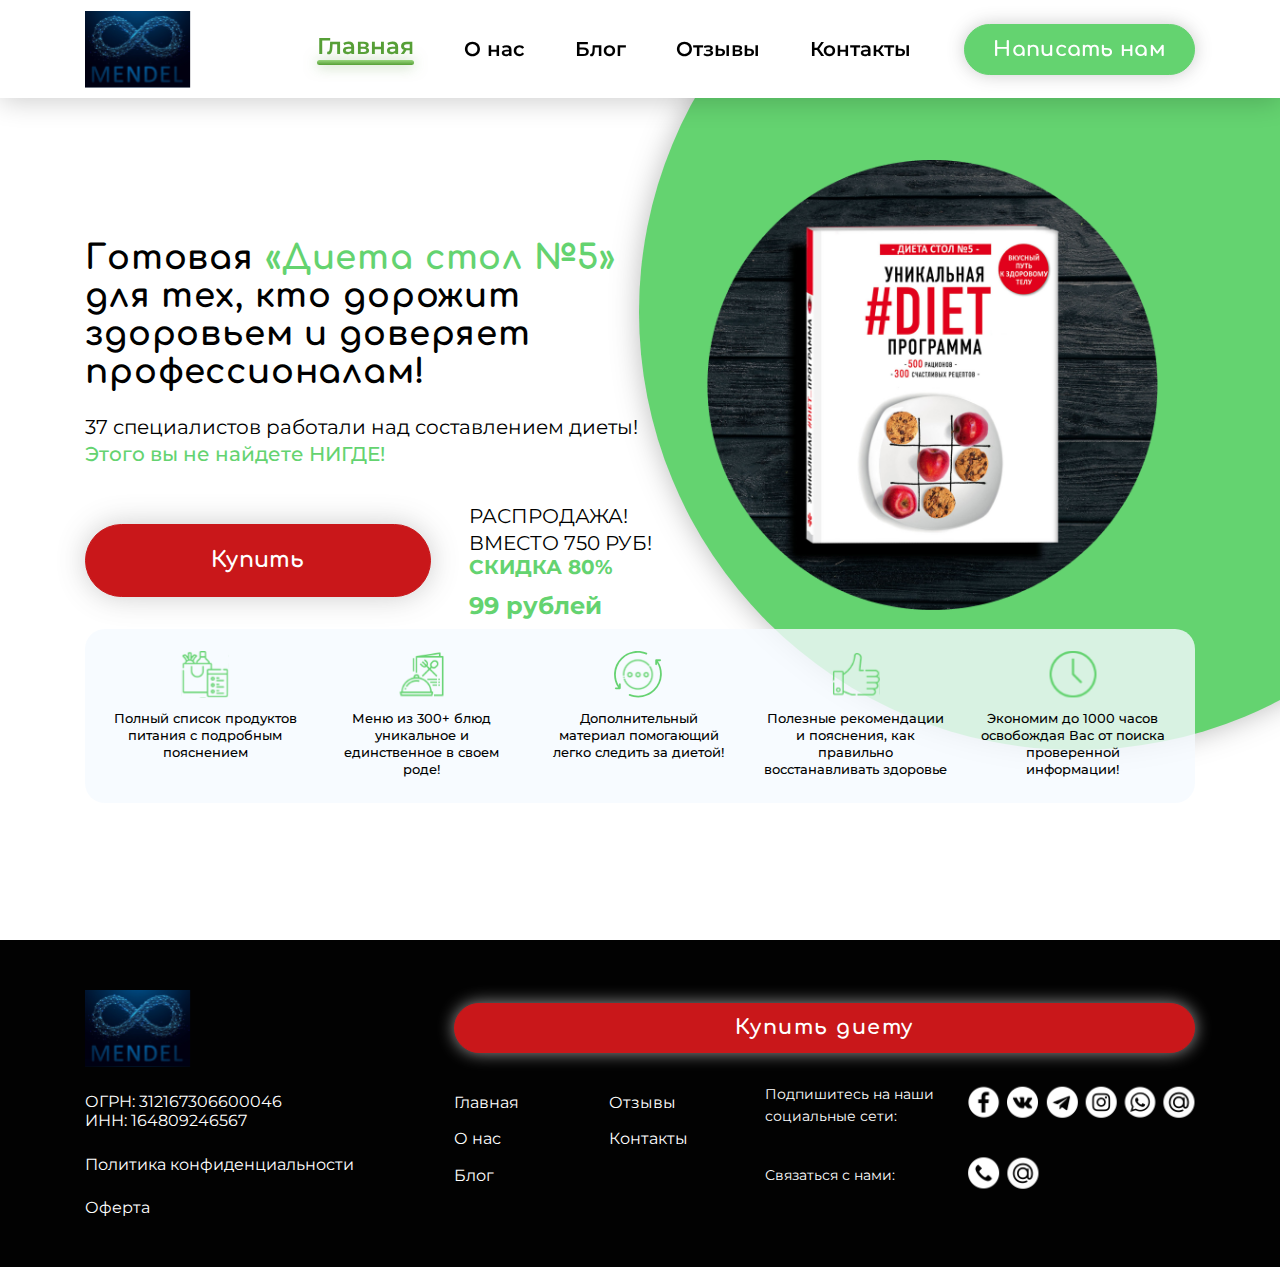
<file: instructions.html>
<!DOCTYPE html>
<html lang="ru">
  <head>
    <meta charset="UTF-8" />
    <meta http-equiv="X-UA-Compatible" content="IE=edge" />
    <meta name="viewport" content="width=device-width, initial-scale=1.0" />
    <title>Mendel</title>
    <link rel="stylesheet" href="css/swiper-bundle.min.css" />
    <link rel="stylesheet" href="css/style.css" />
  </head>
  <body>
    <div class="wrap">
      <!-- header -->
      <header class="header">
        <div class="overlay"></div>
        <div class="pane-close nav__close"></div>
        <div class="container">
          <div class="d-flex align-items-center">
            <a href="index.html" class="logo me-auto"><img src="img/logo.svg" alt="Mendel" class="img-fluid" /></a>
            <nav class="nav pane" id="nav">
              <ul class="nav-list d-lg-flex align-items-center">
                <li class="nav-list__item"><a href="#" class="nav-list__link active">Главная</a></li>
                <li class="nav-list__item dropdown">
                  <a href="#" class="nav-list__link">О нас</a>
                  <div class="dropdown-menu dropdown-menu_nav">
                    <ul class="sub-nav text_size-md">
                      <li class="sub-nav__item"><a href="#" class="sub-nav__link">Возврат</a></li>
                      <li class="sub-nav__item"><a href="#" class="sub-nav__link">Покупка</a></li>
                    </ul>
                  </div>
                </li>
                <li class="nav-list__item"><a href="#" class="nav-list__link">Блог</a></li>
                <li class="nav-list__item"><a href="#" class="nav-list__link">Отзывы</a></li>
                <li class="nav-list__item"><a href="#" class="nav-list__link">Контакты</a></li>
                <li class="nav-list__item d-lg-none">
                  <a href="#callback" class="btn btn_success btn_size-sm modal-open w-100_sm">Написать нам</a>
                </li>
                <li class="nav-list__item d-lg-none">
                  <a href="#basket-empty" class="btn btn_danger btn_size-sm modal-open w-100_sm">Купить диету</a>
                </li>
              </ul>
            </nav>
            <div class="header__buttons d-flex align-items-center">
              <a href="#callback" class="btn btn_success btn_size-sm modal-open d-none d-md-block">Написать нам</a>
              <a href="#basket-empty" class="btn btn_danger btn_size-sm d-none d-xxxl-block modal-open">Купить диету</a>
            </div>
            <a href="#nav" class="btn-menu pane-open d-lg-none">
              <span class="btn-menu__item"></span>
              <span class="btn-menu__item"></span>
              <span class="btn-menu__item"></span>
            </a>
          </div>
        </div>
      </header>
      <!-- /header -->
      <div class="container">
        <!-- preview -->
        <section class="preview">
          <div class="d-md-flex preview__content_margin justify-content-between">
            <div class="preview__text">
              <h1 class="title preview__title mb-sm">
                Готовая <span class="text_success">«Диета стол №5»</span> для тех, кто дорожит здоровьем и доверяет
                профессионалам!
              </h1>
              <div class="preview__image d-md-none">
                <img src="img/preview.png" alt="" class="img-fluid" />
              </div>
              <p>37 специалистов работали над составлением диеты!</p>
              <p><span class="text_mediumbold text_success">Этого вы не найдете НИГДЕ!</span></p>
              <div class="preview__row d-xl-flex align-items-center">
                <div class="order-xl-2">
                  <p>РАСПРОДАЖА! <br /></p>
                  <p>ВМЕСТО 750 РУБ! <span class="text_bold text_success">СКИДКА 80%</span></p>
                  <p class="text_bold text_success text_size-lg preview__price">99 рублей</p>
                </div>
                <a href="#basket" class="btn btn_danger w-100_sm modal-open">Купить</a>
              </div>
            </div>
            <div class="preview__image d-none d-md-block">
              <img src="img/preview.png" alt="" class="img-fluid" />
            </div>
          </div>
          <!-- advantages -->
          <div
            class="advantages advantages_margin d-flex text_size-xs text_mediumbold text_center justify-content-between"
          >
            <div class="advantages-item">
              <div class="advantages-item__icon d-flex justify-content-center">
                <div class="icon icon-list"></div>
              </div>
              <p>Полный список продуктов питания с подробным пояснением</p>
            </div>
            <div class="advantages-item">
              <div class="advantages-item__icon d-flex justify-content-center">
                <div class="icon icon-restaurant"></div>
              </div>
              <p>Меню из 300+ блюд уникальное и единственное в своем роде!</p>
            </div>
            <div class="advantages-item">
              <div class="advantages-item__icon d-flex justify-content-center">
                <div class="icon icon-time"></div>
              </div>
              <p>Дополнительный материал помогающий легко следить за диетой!</p>
            </div>
            <div class="advantages-item">
              <div class="advantages-item__icon d-flex justify-content-center">
                <div class="icon icon-recommendation"></div>
              </div>
              <p>Полезные рекомендации и пояснения, как правильно восстанавливать здоровье</p>
            </div>
            <div class="advantages-item">
              <div class="advantages-item__icon d-flex justify-content-center">
                <div class="icon icon-wall-clock"></div>
              </div>
              <p>Экономим до 1000 часов освобождая Вас от поиска проверенной информации!</p>
            </div>
          </div>
          <!-- /advantages -->
        </section>
        <!-- /preview -->
      </div>
      <!-- footer -->
      <footer class="footer">
        <div class="container">
          <div class="footer__content text_size-sm d-lg-flex justify-content-between">
            <div class="footer__col">
              <a href="index.html" class="logo footer__logo d-inline-flex"
                ><img src="img/logo.svg" alt="" class="img-fluid"
              /></a>
              <p>ОГРН: 312167306600046 <br />ИНН: 164809246567</p>
              <p><a href="#" class="text_inversion">Политика конфиденциальности</a></p>
              <p><a href="#" class="text_inversion">Оферта</a></p>
            </div>
            <div class="footer__col_large">
              <a href="#basket-removed" class="btn w-100 btn_danger footer__btn btn_size-sm modal-open">Купить диету</a>
              <div class="d-md-flex justify-content-between">
                <ul class="footer-nav">
                  <li class="footer-nav__item"><a href="#" class="footer-nav__link text_inversion">Главная</a></li>
                  <li class="footer-nav__item"><a href="#" class="footer-nav__link text_inversion">Отзывы</a></li>
                  <li class="footer-nav__item"><a href="#" class="footer-nav__link text_inversion">О нас</a></li>
                  <li class="footer-nav__item"><a href="#" class="footer-nav__link text_inversion">Контакты</a></li>
                  <li class="footer-nav__item"><a href="#" class="footer-nav__link text_inversion">Блог</a></li>
                </ul>
                <div class="footer__social">
                  <div class="social-group d-md-flex">
                    <div class="social-group__title">Подпишитесь на наши социальные сети:</div>
                    <ul class="social-list">
                      <li class="social-list__item">
                        <a href="#" target="_blank" class="social-list__link icon icon-facebook"></a>
                      </li>
                      <li class="social-list__item">
                        <a href="#" target="_blank" class="social-list__link icon icon-vk"></a>
                      </li>
                      <li class="social-list__item">
                        <a href="#" target="_blank" class="social-list__link icon icon-telegram"></a>
                      </li>
                      <li class="social-list__item">
                        <a href="#" target="_blank" class="social-list__link icon icon-instagram"></a>
                      </li>
                      <li class="social-list__item">
                        <a href="#" target="_blank" class="social-list__link icon icon-whatsapp"></a>
                      </li>
                      <li class="social-list__item">
                        <a href="#" target="_blank" class="social-list__link icon icon-email"></a>
                      </li>
                    </ul>
                  </div>
                  <div class="social-group d-md-flex">
                    <div class="social-group__title">Связаться с нами:</div>
                    <ul class="social-list">
                      <li class="social-list__item"><a href="#" class="social-list__link icon icon-phone-call"></a></li>
                      <li class="social-list__item"><a href="#" class="social-list__link icon icon-email"></a></li>
                    </ul>
                  </div>
                </div>
              </div>
            </div>
          </div>
        </div>
      </footer>
      <!-- /footer -->
    </div>

    <!-- callback -->
    <div class="modal fade" id="callback">
      <div class="modal-dialog">
        <div class="modal__content">
          <button type="button" class="icon icon-close modal-close modal__close d-lg-none"></button>
          <div class="modal__title title title_size-lg">Написать нам</div>
          <div class="modal__form">
            <form action="#" class="d-flex flex-column">
              <div class="form-group">
                <input class="form-control" type="text" placeholder="Имя" />
              </div>
              <div class="form-group">
                <input class="form-control" type="email" placeholder="Еmail" />
              </div>
              <div class="form-group_md">
                <textarea name="mess" id="mess" class="form-control" placeholder="Напишите сообщение"></textarea>
              </div>
              <div class="form-group_md"><button class="btn btn_success w-100 btn_size-lg">Отправить</button></div>
              <div class="text_size-md">
                *Нажимая на кнопку оплаты Вы соглашаетесь <br class="d-none d-md-block" />с <a
                  href="#"
                  class="text_success"
                  >Политикой конфиденциальности</a
                >
                и договором <a href="#" class="text_success">Оферты</a>
              </div>
            </form>
          </div>
        </div>
      </div>
    </div>
    <!-- /callback -->

    <!-- basket-empty -->
    <div class="modal fade" id="basket-empty">
      <div class="modal-dialog">
        <div class="modal__content">
          <button type="button" class="icon icon-close modal-close modal__close d-lg-none"></button>
          <div class="modal__title title title_size-lg">Ваш заказ "Диета стол №5"</div>
          <div class="modal__text">
            <p>Корзина пуста. Добавьте в корзину хотя бы один товар</p>
            <div class="modal__form-md">
              <p class="mb-md">
                Введите Email, на него придет ссылка для скачивания <br class="d-none d-md-block" />материалов Диеты
                стола №5
              </p>
              <form action="#" class="d-flex flex-column">
                <div class="form-group_lg">
                  <input class="form-control" type="email" placeholder="Укажите ваш email" />
                </div>
                <div class="form-group_md"><button class="btn btn_danger w-100 btn_size-lg">Оплатить</button></div>
                <div class="text_size-md">
                  *Нажимая на кнопку оплаты Вы соглашаетесь <br class="d-none d-md-block" />с <a
                    href="#"
                    class="text_success"
                    >Политикой конфиденциальности</a
                  >
                  и договором <a href="#" class="text_success">Оферты</a>
                </div>
              </form>
            </div>
          </div>
        </div>
      </div>
    </div>
    <!-- /basket-empty-->

    <!-- basket -->
    <div class="modal fade" id="basket">
      <div class="modal-dialog">
        <div class="modal__content">
          <button type="button" class="icon icon-close modal-close modal__close d-lg-none"></button>
          <div class="modal__title title title_size-lg">Ваш заказ "Диета стол №5"</div>
          <div class="modal__text">
            <div class="basket-group">
              <div class="basket-item d-flex align-items-center">
                <a href="#" class="basket-item__image"><img src="img/content/basket.jpg" alt="" class="img-fluid" /></a>
                <a href="#" class="basket-item__title text_bold">Диета стол №5</a>
                <div class="basket-item__price">99 р.</div>
                <a href="#" class="basket-item__delete icon icon-delete"></a>
              </div>
              <div class="basket-group__summ text_right text_bold">Сумма: 99 р.</div>
            </div>
            <div class="modal__form">
              <p class="mb-md">
                Введите Email, на него придет ссылка для скачивания <br class="d-none d-md-block" />материалов Диеты
                стола №5
              </p>
              <form action="#" class="d-flex flex-column">
                <div class="form-group_lg">
                  <input class="form-control" type="email" placeholder="Укажите ваш email" />
                </div>
                <div class="form-group_md"><button class="btn btn_danger w-100 btn_size-lg">Оплатить</button></div>
                <div class="text_size-md">
                  *Нажимая на кнопку оплаты Вы соглашаетесь <br class="d-none d-md-block" />с <a
                    href="#"
                    class="text_success"
                    >Политикой конфиденциальности</a
                  >
                  и договором <a href="#" class="text_success">Оферты</a>
                </div>
              </form>
            </div>
          </div>
        </div>
      </div>
    </div>
    <!-- /basket-->

    <!-- basket-removed -->
    <div class="modal fade" id="basket-removed">
      <div class="modal-dialog">
        <div class="modal__content">
          <button type="button" class="icon icon-close modal-close modal__close d-lg-none"></button>
          <div class="modal__title title title_size-lg">Ваш заказ "Диета стол №5"</div>
          <div class="modal__text">
            <div class="basket-group basket-group_margin">
              <div class="basket-item basket-item_removed d-flex align-items-center">
                <a href="#" class="basket-item__num text_success">5</a>
                <a href="#" class="basket-item__title text_light">Вы удалили "Диета стол №5"</a>
                <a href="#" class="basket-item__return text_light">Вернуть</a>
              </div>
            </div>
            <div class="modal__form">
              <p class="mb-md">
                Введите Email, на него придет ссылка для скачивания <br class="d-none d-md-block" />материалов Диеты
                стола №5
              </p>
              <form action="#" class="d-flex flex-column">
                <div class="form-group_lg">
                  <input class="form-control" type="email" placeholder="Укажите ваш email" />
                </div>
                <div class="form-group_md"><button class="btn btn_danger w-100 btn_size-lg">Оплатить</button></div>
                <div class="text_size-md">
                  *Нажимая на кнопку оплаты Вы соглашаетесь <br class="d-none d-md-block" />с <a
                    href="#"
                    class="text_success"
                    >Политикой конфиденциальности</a
                  >
                  и договором <a href="#" class="text_success">Оферты</a>
                </div>
              </form>
            </div>
          </div>
        </div>
      </div>
    </div>
    <!-- /basket-removed-->

    <!-- download -->
    <div class="modal fade" id="download">
      <div class="modal-dialog">
        <div class="modal__content">
          <button type="button" class="icon icon-close modal-close modal__close d-lg-none"></button>
          <div class="progress">50%</div>
          <div class="modal__text">
            <p>
              Почти готово! Заполни эту форму и нажми на кнопку ниже, <br class="d-none d-lg-block" />чтобы мгновенно
              получить книгу на свой e-mail
            </p>
            <div class="modal__title modal__title_margin title title_size-lg">
              Скачай PDF - файл" <br />10 популярных ошибок, которые необратимо ухудшают здоровье при диете стола №5"
            </div>
            <form action="#" class="horizontal-form">
              <div class="form-group">
                <input class="form-control" type="email" placeholder="Укажите ваш email" />
              </div>
              <div class="form-group_lg"><button class="btn btn_success w-100 btn_size-sm">Скачать</button></div>
            </form>
            <div class="text_bold bonus">+ бонус меню на 1 день</div>
            <div>
              Нажимая на кнопку, вы даете согласие на обработку персональных данных и соглашаетесь c <a
                href="#"
                class="text_success"
                >политикой конфиденциальности</a
              >
            </div>
          </div>
        </div>
      </div>
    </div>
    <!-- /download-->

    <script src="js/jquery-3.6.0.min.js"></script>
    <script src="js/swiper-bundle.min.js"></script>
    <script src="js/main.js"></script>
  </body>
</html>
</file>
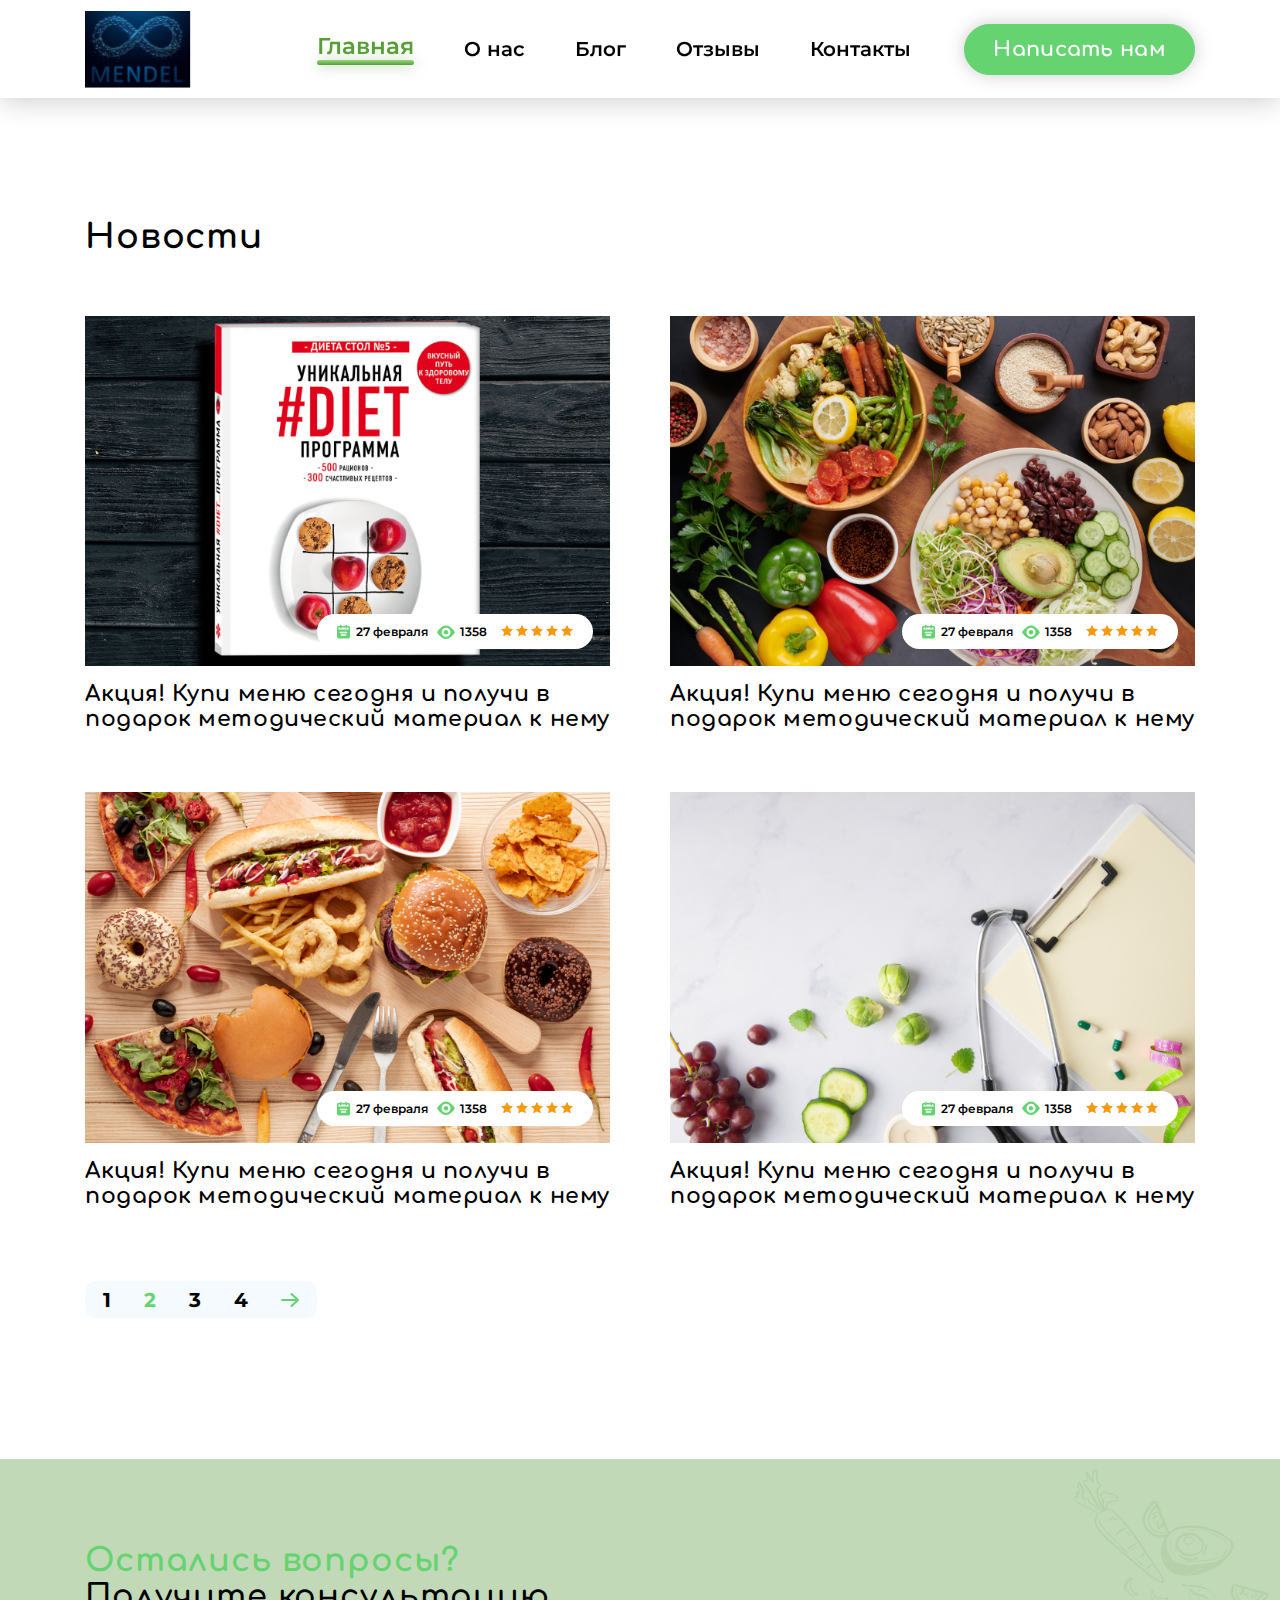
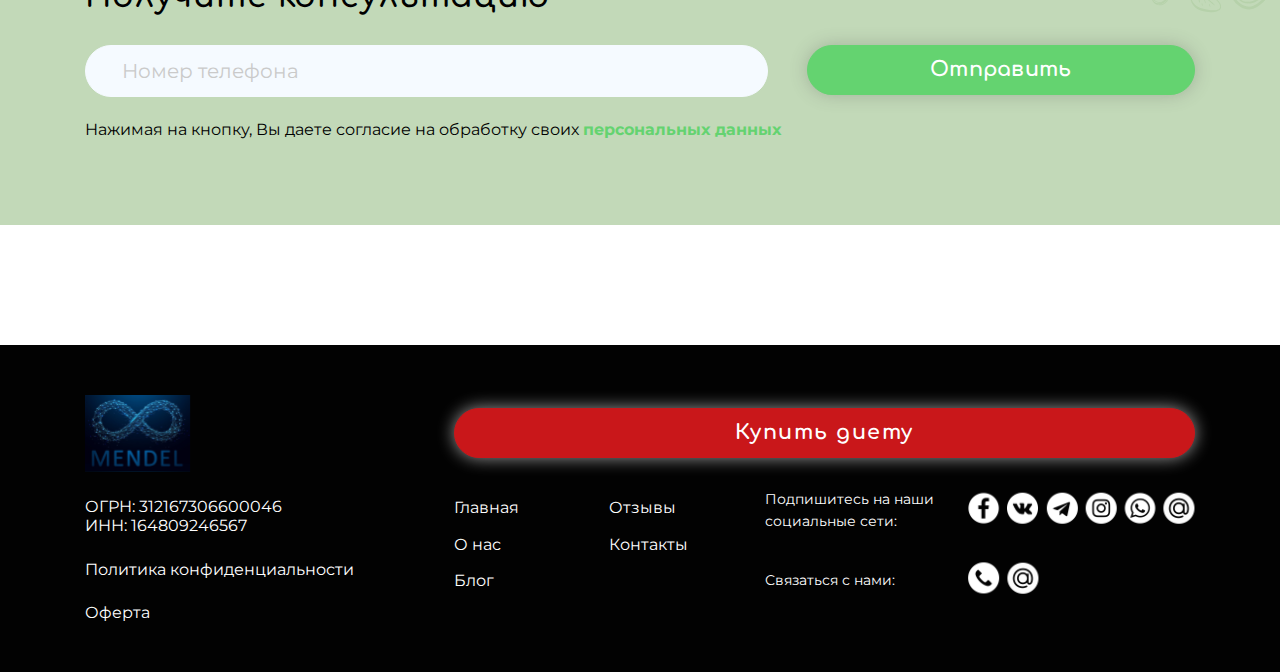
<file: news.html>
<!DOCTYPE html>
<html lang="ru">
  <head>
    <meta charset="UTF-8" />
    <meta http-equiv="X-UA-Compatible" content="IE=edge" />
    <meta name="viewport" content="width=device-width, initial-scale=1.0" />
    <title>Mendel</title>
    <link rel="stylesheet" href="css/swiper-bundle.min.css" />
    <link rel="stylesheet" href="css/style.css" />
  </head>
  <body>
    <div class="wrap">
      <!-- header -->
      <header class="header">
        <div class="overlay"></div>
        <div class="pane-close nav__close"></div>
        <div class="container">
          <div class="d-flex align-items-center">
            <a href="index.html" class="logo me-auto"><img src="img/logo.svg" alt="Mendel" class="img-fluid" /></a>
            <nav class="nav pane" id="nav">
              <ul class="nav-list d-lg-flex align-items-center">
                <li class="nav-list__item"><a href="#" class="nav-list__link active">Главная</a></li>
                <li class="nav-list__item dropdown">
                  <a href="#" class="nav-list__link">О нас</a>
                  <div class="dropdown-menu dropdown-menu_nav">
                    <ul class="sub-nav text_size-md">
                      <li class="sub-nav__item"><a href="#" class="sub-nav__link">Возврат</a></li>
                      <li class="sub-nav__item"><a href="#" class="sub-nav__link">Покупка</a></li>
                    </ul>
                  </div>
                </li>
                <li class="nav-list__item"><a href="#" class="nav-list__link">Блог</a></li>
                <li class="nav-list__item"><a href="#" class="nav-list__link">Отзывы</a></li>
                <li class="nav-list__item"><a href="#" class="nav-list__link">Контакты</a></li>
                <li class="nav-list__item d-lg-none">
                  <a href="#callback" class="btn btn_success btn_size-sm modal-open w-100_sm">Написать нам</a>
                </li>
                <li class="nav-list__item d-lg-none">
                  <a href="#basket-empty" class="btn btn_danger btn_size-sm modal-open w-100_sm">Купить диету</a>
                </li>
              </ul>
            </nav>
            <div class="header__buttons d-flex align-items-center">
              <a href="#callback" class="btn btn_success btn_size-sm modal-open d-none d-md-block">Написать нам</a>
              <a href="#basket-empty" class="btn btn_danger btn_size-sm d-none d-xxxl-block modal-open">Купить диету</a>
            </div>
            <a href="#nav" class="btn-menu pane-open d-lg-none">
              <span class="btn-menu__item"></span>
              <span class="btn-menu__item"></span>
              <span class="btn-menu__item"></span>
            </a>
          </div>
        </div>
      </header>
      <!-- /header -->
      <!-- content -->
      <div class="content">
        <div class="container">
          <h1 class="title title_heading">Новости</h1>
          <div class="d-md-grid grid-2 grid_lg news-list">
            <!-- news-item -->
            <div class="news-item">
              <div class="news-item__image">
                <img src="img/content/news-1.jpg" alt="" class="w-100 d-block" />
                <div class="news-item__info d-flex align-items-center">
                  <div class="news-item__date d-flex align-items-center">
                    <span class="icon news-item__icon icon-date"></span>
                    27 февраля
                  </div>
                  <div class="news-item__view d-flex align-items-center">
                    <span class="icon news-item__icon icon-view"></span>
                    1358
                  </div>
                  <div class="rating">
                    <div class="rating">
                      <div class="rating__active" style="width: 100%"></div>
                    </div>
                  </div>
                </div>
              </div>
              <div class="news-item__title title title_size-xs">
                <a href="article.html">Акция! Купи меню сегодня и получи в подарок методический материал к нему</a>
              </div>
            </div>
            <!-- /news-item -->
            <!-- news-item -->
            <div class="news-item">
              <div class="news-item__image">
                <img src="img/content/news-2.jpg" alt="" class="w-100 d-block" />
                <div class="news-item__info d-flex align-items-center">
                  <div class="news-item__date d-flex align-items-center">
                    <span class="icon news-item__icon icon-date"></span>
                    27 февраля
                  </div>
                  <div class="news-item__view d-flex align-items-center">
                    <span class="icon news-item__icon icon-view"></span>
                    1358
                  </div>
                  <div class="rating">
                    <div class="rating">
                      <div class="rating__active" style="width: 100%"></div>
                    </div>
                  </div>
                </div>
              </div>
              <div class="news-item__title title title_size-xs">
                <a href="article.html">Акция! Купи меню сегодня и получи в подарок методический материал к нему</a>
              </div>
            </div>
            <!-- /news-item -->
            <!-- news-item -->
            <div class="news-item">
              <div class="news-item__image">
                <img src="img/content/news-3.jpg" alt="" class="w-100 d-block" />
                <div class="news-item__info d-flex align-items-center">
                  <div class="news-item__date d-flex align-items-center">
                    <span class="icon news-item__icon icon-date"></span>
                    27 февраля
                  </div>
                  <div class="news-item__view d-flex align-items-center">
                    <span class="icon news-item__icon icon-view"></span>
                    1358
                  </div>
                  <div class="rating">
                    <div class="rating">
                      <div class="rating__active" style="width: 100%"></div>
                    </div>
                  </div>
                </div>
              </div>
              <div class="news-item__title title title_size-xs">
                <a href="article.html">Акция! Купи меню сегодня и получи в подарок методический материал к нему</a>
              </div>
            </div>
            <!-- /news-item -->
            <!-- news-item -->
            <div class="news-item">
              <div class="news-item__image">
                <img src="img/content/news-4.jpg" alt="" class="w-100 d-block" />
                <div class="news-item__info d-flex align-items-center">
                  <div class="news-item__date d-flex align-items-center">
                    <span class="icon news-item__icon icon-date"></span>
                    27 февраля
                  </div>
                  <div class="news-item__view d-flex align-items-center">
                    <span class="icon news-item__icon icon-view"></span>
                    1358
                  </div>
                  <div class="rating">
                    <div class="rating">
                      <div class="rating__active" style="width: 100%"></div>
                    </div>
                  </div>
                </div>
              </div>
              <div class="news-item__title title title_size-xs">
                <a href="article.html">Акция! Купи меню сегодня и получи в подарок методический материал к нему</a>
              </div>
            </div>
            <!-- /news-item -->
          </div>
          <!-- pagination -->
          <ul class="pagination d-inline-flex">
            <li class="pagination__item d-none"><a href="#" class="pagination__link icon icon-prev-arrow"></a></li>
            <li class="pagination__item"><a href="#" class="pagination__link">1</a></li>
            <li class="pagination__item"><a href="#" class="pagination__link active">2</a></li>
            <li class="pagination__item"><a href="#" class="pagination__link">3</a></li>
            <li class="pagination__item"><a href="#" class="pagination__link">4</a></li>
            <li class="pagination__item"><a href="#" class="pagination__link icon icon-next-arrow"></a></li>
          </ul>
          <!-- /pagination -->
        </div>
      </div>
      <!-- /content -->
      <!-- consultation-section -->
      <div class="consultation-section bg_dark pattern-wrap">
        <div class="container">
          <div class="consultation-section__content">
            <div class="title title_size-lg mb-3 consultation-section__title">
              <div class="text_success">Остались вопросы?</div>
              <div class="text_semimbold">Получите консультацию</div>
            </div>
            <form action="#">
              <div class="consultation-section__form d-md-grid">
                <div class="form-group"><input type="tel" class="form-control" placeholder="Номер телефона" /></div>
                <div class="form-group"><button class="btn btn_success w-100 btn_size-sm">Отправить</button></div>
              </div>
            </form>
            <p class="text_size-sm">
              Нажимая на кнопку, Вы даете согласие на обработку своих
              <a href="#" class="text_success text_bold">персональных данных</a>
            </p>
          </div>
        </div>
      </div>
      <!-- .consultation-section -->
      <!-- footer -->
      <footer class="footer">
        <div class="container">
          <div class="footer__content text_size-sm d-lg-flex justify-content-between">
            <div class="footer__col">
              <a href="index.html" class="logo footer__logo d-inline-flex"
                ><img src="img/logo.svg" alt="" class="img-fluid"
              /></a>
              <p>ОГРН: 312167306600046 <br />ИНН: 164809246567</p>
              <p><a href="#" class="text_inversion">Политика конфиденциальности</a></p>
              <p><a href="#" class="text_inversion">Оферта</a></p>
            </div>
            <div class="footer__col_large">
              <a href="#basket-removed" class="btn w-100 btn_danger footer__btn btn_size-sm modal-open">Купить диету</a>
              <div class="d-md-flex justify-content-between">
                <ul class="footer-nav">
                  <li class="footer-nav__item"><a href="#" class="footer-nav__link text_inversion">Главная</a></li>
                  <li class="footer-nav__item"><a href="#" class="footer-nav__link text_inversion">Отзывы</a></li>
                  <li class="footer-nav__item"><a href="#" class="footer-nav__link text_inversion">О нас</a></li>
                  <li class="footer-nav__item"><a href="#" class="footer-nav__link text_inversion">Контакты</a></li>
                  <li class="footer-nav__item"><a href="#" class="footer-nav__link text_inversion">Блог</a></li>
                </ul>
                <div class="footer__social">
                  <div class="social-group d-md-flex">
                    <div class="social-group__title">Подпишитесь на наши социальные сети:</div>
                    <ul class="social-list">
                      <li class="social-list__item">
                        <a href="#" target="_blank" class="social-list__link icon icon-facebook"></a>
                      </li>
                      <li class="social-list__item">
                        <a href="#" target="_blank" class="social-list__link icon icon-vk"></a>
                      </li>
                      <li class="social-list__item">
                        <a href="#" target="_blank" class="social-list__link icon icon-telegram"></a>
                      </li>
                      <li class="social-list__item">
                        <a href="#" target="_blank" class="social-list__link icon icon-instagram"></a>
                      </li>
                      <li class="social-list__item">
                        <a href="#" target="_blank" class="social-list__link icon icon-whatsapp"></a>
                      </li>
                      <li class="social-list__item">
                        <a href="#" target="_blank" class="social-list__link icon icon-email"></a>
                      </li>
                    </ul>
                  </div>
                  <div class="social-group d-md-flex">
                    <div class="social-group__title">Связаться с нами:</div>
                    <ul class="social-list">
                      <li class="social-list__item"><a href="#" class="social-list__link icon icon-phone-call"></a></li>
                      <li class="social-list__item"><a href="#" class="social-list__link icon icon-email"></a></li>
                    </ul>
                  </div>
                </div>
              </div>
            </div>
          </div>
        </div>
      </footer>
      <!-- /footer -->
    </div>

    <!-- callback -->
    <div class="modal fade" id="callback">
      <div class="modal-dialog">
        <div class="modal__content">
          <button type="button" class="icon icon-close modal-close modal__close d-lg-none"></button>
          <div class="modal__title title title_size-lg">Написать нам</div>
          <div class="modal__form">
            <form action="#" class="d-flex flex-column">
              <div class="form-group">
                <input class="form-control" type="text" placeholder="Имя" />
              </div>
              <div class="form-group">
                <input class="form-control" type="email" placeholder="Еmail" />
              </div>
              <div class="form-group_md">
                <textarea name="mess" id="mess" class="form-control" placeholder="Напишите сообщение"></textarea>
              </div>
              <div class="form-group_md"><button class="btn btn_success w-100 btn_size-lg">Отправить</button></div>
              <div class="text_size-md">
                *Нажимая на кнопку оплаты Вы соглашаетесь <br class="d-none d-md-block" />с <a
                  href="#"
                  class="text_success"
                  >Политикой конфиденциальности</a
                >
                и договором <a href="#" class="text_success">Оферты</a>
              </div>
            </form>
          </div>
        </div>
      </div>
    </div>
    <!-- /callback -->

    <!-- basket-empty -->
    <div class="modal fade" id="basket-empty">
      <div class="modal-dialog">
        <div class="modal__content">
          <button type="button" class="icon icon-close modal-close modal__close d-lg-none"></button>
          <div class="modal__title title title_size-lg">Ваш заказ "Диета стол №5"</div>
          <div class="modal__text">
            <p>Корзина пуста. Добавьте в корзину хотя бы один товар</p>
            <div class="modal__form-md">
              <p class="mb-md">
                Введите Email, на него придет ссылка для скачивания <br class="d-none d-md-block" />материалов Диеты
                стола №5
              </p>
              <form action="#" class="d-flex flex-column">
                <div class="form-group_lg">
                  <input class="form-control" type="email" placeholder="Укажите ваш email" />
                </div>
                <div class="form-group_md"><button class="btn btn_danger w-100 btn_size-lg">Оплатить</button></div>
                <div class="text_size-md">
                  *Нажимая на кнопку оплаты Вы соглашаетесь <br class="d-none d-md-block" />с <a
                    href="#"
                    class="text_success"
                    >Политикой конфиденциальности</a
                  >
                  и договором <a href="#" class="text_success">Оферты</a>
                </div>
              </form>
            </div>
          </div>
        </div>
      </div>
    </div>
    <!-- /basket-empty-->

    <!-- basket -->
    <div class="modal fade" id="basket">
      <div class="modal-dialog">
        <div class="modal__content">
          <button type="button" class="icon icon-close modal-close modal__close d-lg-none"></button>
          <div class="modal__title title title_size-lg">Ваш заказ "Диета стол №5"</div>
          <div class="modal__text">
            <div class="basket-group">
              <div class="basket-item d-flex align-items-center">
                <a href="#" class="basket-item__image"><img src="img/content/basket.jpg" alt="" class="img-fluid" /></a>
                <a href="#" class="basket-item__title text_bold">Диета стол №5</a>
                <div class="basket-item__price">99 р.</div>
                <a href="#" class="basket-item__delete icon icon-delete"></a>
              </div>
              <div class="basket-group__summ text_right text_bold">Сумма: 99 р.</div>
            </div>
            <div class="modal__form">
              <p class="mb-md">
                Введите Email, на него придет ссылка для скачивания <br class="d-none d-md-block" />материалов Диеты
                стола №5
              </p>
              <form action="#" class="d-flex flex-column">
                <div class="form-group_lg">
                  <input class="form-control" type="email" placeholder="Укажите ваш email" />
                </div>
                <div class="form-group_md"><button class="btn btn_danger w-100 btn_size-lg">Оплатить</button></div>
                <div class="text_size-md">
                  *Нажимая на кнопку оплаты Вы соглашаетесь <br class="d-none d-md-block" />с <a
                    href="#"
                    class="text_success"
                    >Политикой конфиденциальности</a
                  >
                  и договором <a href="#" class="text_success">Оферты</a>
                </div>
              </form>
            </div>
          </div>
        </div>
      </div>
    </div>
    <!-- /basket-->

    <!-- basket-removed -->
    <div class="modal fade" id="basket-removed">
      <div class="modal-dialog">
        <div class="modal__content">
          <button type="button" class="icon icon-close modal-close modal__close d-lg-none"></button>
          <div class="modal__title title title_size-lg">Ваш заказ "Диета стол №5"</div>
          <div class="modal__text">
            <div class="basket-group basket-group_margin">
              <div class="basket-item basket-item_removed d-flex align-items-center">
                <a href="#" class="basket-item__num text_success">5</a>
                <a href="#" class="basket-item__title text_light">Вы удалили "Диета стол №5"</a>
                <a href="#" class="basket-item__return text_light">Вернуть</a>
              </div>
            </div>
            <div class="modal__form">
              <p class="mb-md">
                Введите Email, на него придет ссылка для скачивания <br class="d-none d-md-block" />материалов Диеты
                стола №5
              </p>
              <form action="#" class="d-flex flex-column">
                <div class="form-group_lg">
                  <input class="form-control" type="email" placeholder="Укажите ваш email" />
                </div>
                <div class="form-group_md"><button class="btn btn_danger w-100 btn_size-lg">Оплатить</button></div>
                <div class="text_size-md">
                  *Нажимая на кнопку оплаты Вы соглашаетесь <br class="d-none d-md-block" />с <a
                    href="#"
                    class="text_success"
                    >Политикой конфиденциальности</a
                  >
                  и договором <a href="#" class="text_success">Оферты</a>
                </div>
              </form>
            </div>
          </div>
        </div>
      </div>
    </div>
    <!-- /basket-removed-->

    <!-- download -->
    <div class="modal fade" id="download">
      <div class="modal-dialog">
        <div class="modal__content">
          <button type="button" class="icon icon-close modal-close modal__close d-lg-none"></button>
          <div class="progress">50%</div>
          <div class="modal__text">
            <p>
              Почти готово! Заполни эту форму и нажми на кнопку ниже, <br class="d-none d-lg-block" />чтобы мгновенно
              получить книгу на свой e-mail
            </p>
            <div class="modal__title modal__title_margin title title_size-lg">
              Скачай PDF - файл" <br />10 популярных ошибок, которые необратимо ухудшают здоровье при диете стола №5"
            </div>
            <form action="#" class="horizontal-form">
              <div class="form-group">
                <input class="form-control" type="email" placeholder="Укажите ваш email" />
              </div>
              <div class="form-group_lg"><button class="btn btn_success w-100 btn_size-sm">Скачать</button></div>
            </form>
            <div class="text_bold bonus">+ бонус меню на 1 день</div>
            <div>
              Нажимая на кнопку, вы даете согласие на обработку персональных данных и соглашаетесь c <a
                href="#"
                class="text_success"
                >политикой конфиденциальности</a
              >
            </div>
          </div>
        </div>
      </div>
    </div>
    <!-- /download-->

    <script src="js/jquery-3.6.0.min.js"></script>
    <script src="js/swiper-bundle.min.js"></script>
    <script src="js/main.js"></script>
  </body>
</html>
</file>
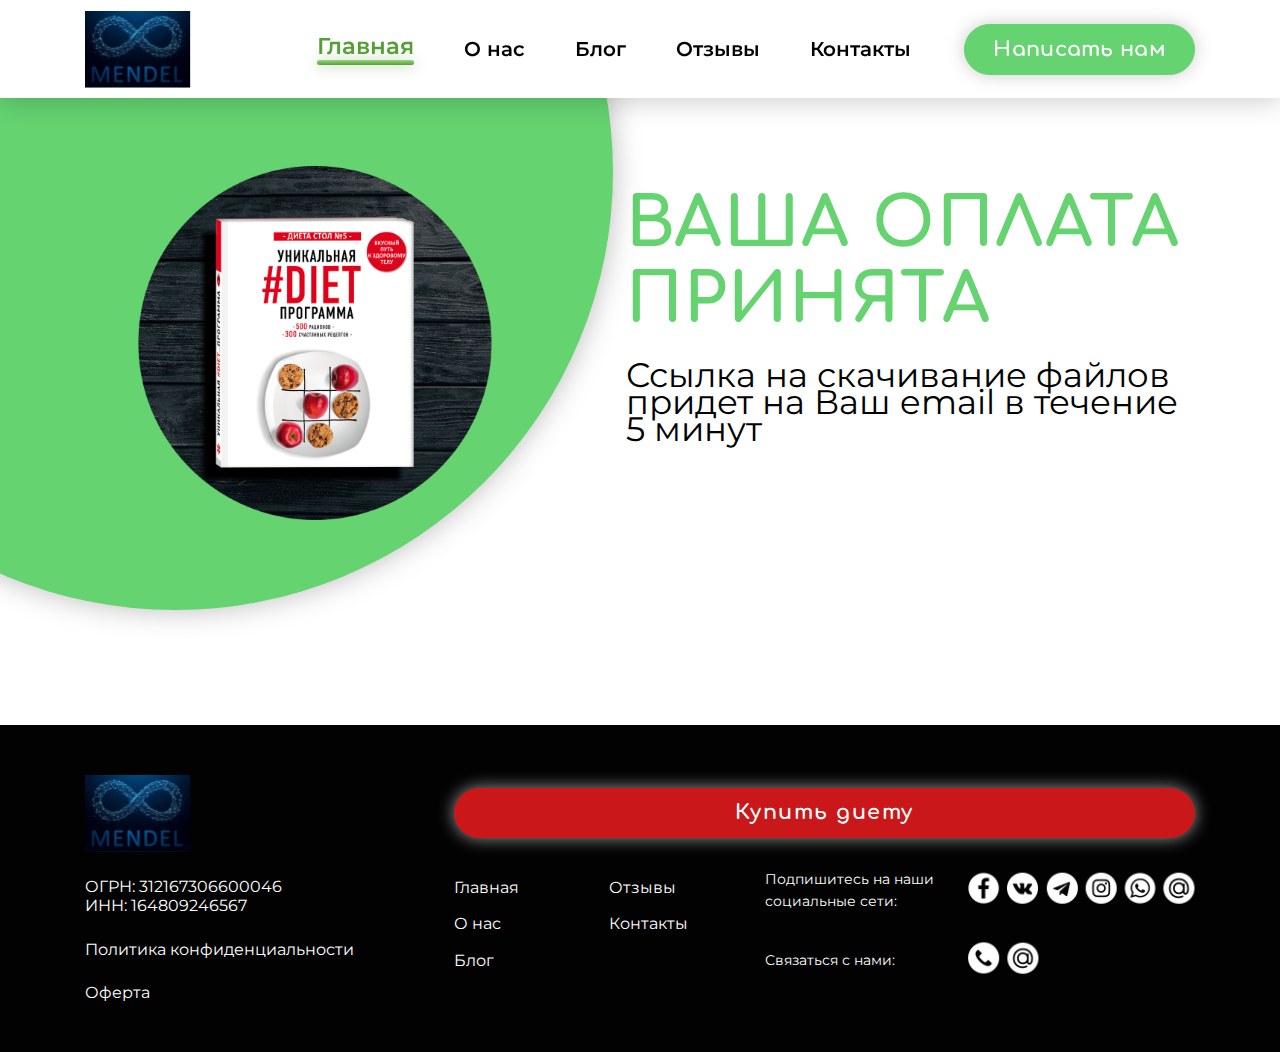
<file: payment.html>
<!DOCTYPE html>
<html lang="ru">
  <head>
    <meta charset="UTF-8" />
    <meta http-equiv="X-UA-Compatible" content="IE=edge" />
    <meta name="viewport" content="width=device-width, initial-scale=1.0" />
    <title>Mendel</title>
    <link rel="stylesheet" href="css/swiper-bundle.min.css" />
    <link rel="stylesheet" href="css/style.css" />
  </head>
  <body>
    <div class="wrap">
      <!-- header -->
      <header class="header">
        <div class="overlay"></div>
        <div class="pane-close nav__close"></div>
        <div class="container">
          <div class="d-flex align-items-center">
            <a href="index.html" class="logo me-auto"><img src="img/logo.svg" alt="Mendel" class="img-fluid" /></a>
            <nav class="nav pane" id="nav">
              <ul class="nav-list d-lg-flex align-items-center">
                <li class="nav-list__item"><a href="#" class="nav-list__link active">Главная</a></li>
                <li class="nav-list__item dropdown">
                  <a href="#" class="nav-list__link">О нас</a>
                  <div class="dropdown-menu dropdown-menu_nav">
                    <ul class="sub-nav text_size-md">
                      <li class="sub-nav__item"><a href="#" class="sub-nav__link">Возврат</a></li>
                      <li class="sub-nav__item"><a href="#" class="sub-nav__link">Покупка</a></li>
                    </ul>
                  </div>
                </li>
                <li class="nav-list__item"><a href="#" class="nav-list__link">Блог</a></li>
                <li class="nav-list__item"><a href="#" class="nav-list__link">Отзывы</a></li>
                <li class="nav-list__item"><a href="#" class="nav-list__link">Контакты</a></li>
                <li class="nav-list__item d-lg-none">
                  <a href="#callback" class="btn btn_success btn_size-sm modal-open w-100_sm">Написать нам</a>
                </li>
                <li class="nav-list__item d-lg-none">
                  <a href="#basket-empty" class="btn btn_danger btn_size-sm modal-open w-100_sm">Купить диету</a>
                </li>
              </ul>
            </nav>
            <div class="header__buttons d-flex align-items-center">
              <a href="#callback" class="btn btn_success btn_size-sm modal-open d-none d-md-block">Написать нам</a>
              <a href="#basket-empty" class="btn btn_danger btn_size-sm d-none d-xxxl-block modal-open">Купить диету</a>
            </div>
            <a href="#nav" class="btn-menu pane-open d-lg-none">
              <span class="btn-menu__item"></span>
              <span class="btn-menu__item"></span>
              <span class="btn-menu__item"></span>
            </a>
          </div>
        </div>
      </header>
      <!-- /header -->
      <div class="container">
        <!-- preview -->
        <section class="payment-preview">
          <div class="payment-preview__content justify-content-between">
            <div class="payment-preview__image preview__image">
              <img src="img/preview.png" alt="" class="img-fluid" />
            </div>
            <div class="payment-preview__text">
              <h1 class="title payment-preview__title mb-sm title_size-xl text_success text_upper">
                ВАША ОПЛАТА <br />ПРИНЯТА
              </h1>
              <div class="text_size-xl text_vertical">
                Ссылка на скачивание файлов придет на Ваш email в течение <br />5 минут
              </div>
            </div>
          </div>
        </section>
        <!-- /preview -->
      </div>
      <!-- footer -->
      <footer class="footer">
        <div class="container">
          <div class="footer__content text_size-sm d-lg-flex justify-content-between">
            <div class="footer__col">
              <a href="index.html" class="logo footer__logo d-inline-flex"
                ><img src="img/logo.svg" alt="" class="img-fluid"
              /></a>
              <p>ОГРН: 312167306600046 <br />ИНН: 164809246567</p>
              <p><a href="#" class="text_inversion">Политика конфиденциальности</a></p>
              <p><a href="#" class="text_inversion">Оферта</a></p>
            </div>
            <div class="footer__col_large">
              <a href="#basket-removed" class="btn w-100 btn_danger footer__btn btn_size-sm modal-open">Купить диету</a>
              <div class="d-md-flex justify-content-between">
                <ul class="footer-nav">
                  <li class="footer-nav__item"><a href="#" class="footer-nav__link text_inversion">Главная</a></li>
                  <li class="footer-nav__item"><a href="#" class="footer-nav__link text_inversion">Отзывы</a></li>
                  <li class="footer-nav__item"><a href="#" class="footer-nav__link text_inversion">О нас</a></li>
                  <li class="footer-nav__item"><a href="#" class="footer-nav__link text_inversion">Контакты</a></li>
                  <li class="footer-nav__item"><a href="#" class="footer-nav__link text_inversion">Блог</a></li>
                </ul>
                <div class="footer__social">
                  <div class="social-group d-md-flex">
                    <div class="social-group__title">Подпишитесь на наши социальные сети:</div>
                    <ul class="social-list">
                      <li class="social-list__item">
                        <a href="#" target="_blank" class="social-list__link icon icon-facebook"></a>
                      </li>
                      <li class="social-list__item">
                        <a href="#" target="_blank" class="social-list__link icon icon-vk"></a>
                      </li>
                      <li class="social-list__item">
                        <a href="#" target="_blank" class="social-list__link icon icon-telegram"></a>
                      </li>
                      <li class="social-list__item">
                        <a href="#" target="_blank" class="social-list__link icon icon-instagram"></a>
                      </li>
                      <li class="social-list__item">
                        <a href="#" target="_blank" class="social-list__link icon icon-whatsapp"></a>
                      </li>
                      <li class="social-list__item">
                        <a href="#" target="_blank" class="social-list__link icon icon-email"></a>
                      </li>
                    </ul>
                  </div>
                  <div class="social-group d-md-flex">
                    <div class="social-group__title">Связаться с нами:</div>
                    <ul class="social-list">
                      <li class="social-list__item"><a href="#" class="social-list__link icon icon-phone-call"></a></li>
                      <li class="social-list__item"><a href="#" class="social-list__link icon icon-email"></a></li>
                    </ul>
                  </div>
                </div>
              </div>
            </div>
          </div>
        </div>
      </footer>
      <!-- /footer -->
    </div>

    <!-- callback -->
    <div class="modal fade" id="callback">
      <div class="modal-dialog">
        <div class="modal__content">
          <button type="button" class="icon icon-close modal-close modal__close d-lg-none"></button>
          <div class="modal__title title title_size-lg">Написать нам</div>
          <div class="modal__form">
            <form action="#" class="d-flex flex-column">
              <div class="form-group">
                <input class="form-control" type="text" placeholder="Имя" />
              </div>
              <div class="form-group">
                <input class="form-control" type="email" placeholder="Еmail" />
              </div>
              <div class="form-group_md">
                <textarea name="mess" id="mess" class="form-control" placeholder="Напишите сообщение"></textarea>
              </div>
              <div class="form-group_md"><button class="btn btn_success w-100 btn_size-lg">Отправить</button></div>
              <div class="text_size-md">
                *Нажимая на кнопку оплаты Вы соглашаетесь <br class="d-none d-md-block" />с <a
                  href="#"
                  class="text_success"
                  >Политикой конфиденциальности</a
                >
                и договором <a href="#" class="text_success">Оферты</a>
              </div>
            </form>
          </div>
        </div>
      </div>
    </div>
    <!-- /callback -->

    <!-- basket-empty -->
    <div class="modal fade" id="basket-empty">
      <div class="modal-dialog">
        <div class="modal__content">
          <button type="button" class="icon icon-close modal-close modal__close d-lg-none"></button>
          <div class="modal__title title title_size-lg">Ваш заказ "Диета стол №5"</div>
          <div class="modal__text">
            <p>Корзина пуста. Добавьте в корзину хотя бы один товар</p>
            <div class="modal__form-md">
              <p class="mb-md">
                Введите Email, на него придет ссылка для скачивания <br class="d-none d-md-block" />материалов Диеты
                стола №5
              </p>
              <form action="#" class="d-flex flex-column">
                <div class="form-group_lg">
                  <input class="form-control" type="email" placeholder="Укажите ваш email" />
                </div>
                <div class="form-group_md"><button class="btn btn_danger w-100 btn_size-lg">Оплатить</button></div>
                <div class="text_size-md">
                  *Нажимая на кнопку оплаты Вы соглашаетесь <br class="d-none d-md-block" />с <a
                    href="#"
                    class="text_success"
                    >Политикой конфиденциальности</a
                  >
                  и договором <a href="#" class="text_success">Оферты</a>
                </div>
              </form>
            </div>
          </div>
        </div>
      </div>
    </div>
    <!-- /basket-empty-->

    <!-- basket -->
    <div class="modal fade" id="basket">
      <div class="modal-dialog">
        <div class="modal__content">
          <button type="button" class="icon icon-close modal-close modal__close d-lg-none"></button>
          <div class="modal__title title title_size-lg">Ваш заказ "Диета стол №5"</div>
          <div class="modal__text">
            <div class="basket-group">
              <div class="basket-item d-flex align-items-center">
                <a href="#" class="basket-item__image"><img src="img/content/basket.jpg" alt="" class="img-fluid" /></a>
                <a href="#" class="basket-item__title text_bold">Диета стол №5</a>
                <div class="basket-item__price">99 р.</div>
                <a href="#" class="basket-item__delete icon icon-delete"></a>
              </div>
              <div class="basket-group__summ text_right text_bold">Сумма: 99 р.</div>
            </div>
            <div class="modal__form">
              <p class="mb-md">
                Введите Email, на него придет ссылка для скачивания <br class="d-none d-md-block" />материалов Диеты
                стола №5
              </p>
              <form action="#" class="d-flex flex-column">
                <div class="form-group_lg">
                  <input class="form-control" type="email" placeholder="Укажите ваш email" />
                </div>
                <div class="form-group_md"><button class="btn btn_danger w-100 btn_size-lg">Оплатить</button></div>
                <div class="text_size-md">
                  *Нажимая на кнопку оплаты Вы соглашаетесь <br class="d-none d-md-block" />с <a
                    href="#"
                    class="text_success"
                    >Политикой конфиденциальности</a
                  >
                  и договором <a href="#" class="text_success">Оферты</a>
                </div>
              </form>
            </div>
          </div>
        </div>
      </div>
    </div>
    <!-- /basket-->

    <!-- basket-removed -->
    <div class="modal fade" id="basket-removed">
      <div class="modal-dialog">
        <div class="modal__content">
          <button type="button" class="icon icon-close modal-close modal__close d-lg-none"></button>
          <div class="modal__title title title_size-lg">Ваш заказ "Диета стол №5"</div>
          <div class="modal__text">
            <div class="basket-group basket-group_margin">
              <div class="basket-item basket-item_removed d-flex align-items-center">
                <a href="#" class="basket-item__num text_success">5</a>
                <a href="#" class="basket-item__title text_light">Вы удалили "Диета стол №5"</a>
                <a href="#" class="basket-item__return text_light">Вернуть</a>
              </div>
            </div>
            <div class="modal__form">
              <p class="mb-md">
                Введите Email, на него придет ссылка для скачивания <br class="d-none d-md-block" />материалов Диеты
                стола №5
              </p>
              <form action="#" class="d-flex flex-column">
                <div class="form-group_lg">
                  <input class="form-control" type="email" placeholder="Укажите ваш email" />
                </div>
                <div class="form-group_md"><button class="btn btn_danger w-100 btn_size-lg">Оплатить</button></div>
                <div class="text_size-md">
                  *Нажимая на кнопку оплаты Вы соглашаетесь <br class="d-none d-md-block" />с <a
                    href="#"
                    class="text_success"
                    >Политикой конфиденциальности</a
                  >
                  и договором <a href="#" class="text_success">Оферты</a>
                </div>
              </form>
            </div>
          </div>
        </div>
      </div>
    </div>
    <!-- /basket-removed-->

    <!-- download -->
    <div class="modal fade" id="download">
      <div class="modal-dialog">
        <div class="modal__content">
          <button type="button" class="icon icon-close modal-close modal__close d-lg-none"></button>
          <div class="progress">50%</div>
          <div class="modal__text">
            <p>
              Почти готово! Заполни эту форму и нажми на кнопку ниже, <br class="d-none d-lg-block" />чтобы мгновенно
              получить книгу на свой e-mail
            </p>
            <div class="modal__title modal__title_margin title title_size-lg">
              Скачай PDF - файл" <br />10 популярных ошибок, которые необратимо ухудшают здоровье при диете стола №5"
            </div>
            <form action="#" class="horizontal-form">
              <div class="form-group">
                <input class="form-control" type="email" placeholder="Укажите ваш email" />
              </div>
              <div class="form-group_lg"><button class="btn btn_success w-100 btn_size-sm">Скачать</button></div>
            </form>
            <div class="text_bold bonus">+ бонус меню на 1 день</div>
            <div>
              Нажимая на кнопку, вы даете согласие на обработку персональных данных и соглашаетесь c <a
                href="#"
                class="text_success"
                >политикой конфиденциальности</a
              >
            </div>
          </div>
        </div>
      </div>
    </div>
    <!-- /download-->

    <script src="js/jquery-3.6.0.min.js"></script>
    <script src="js/swiper-bundle.min.js"></script>
    <script src="js/main.js"></script>
  </body>
</html>
</file>
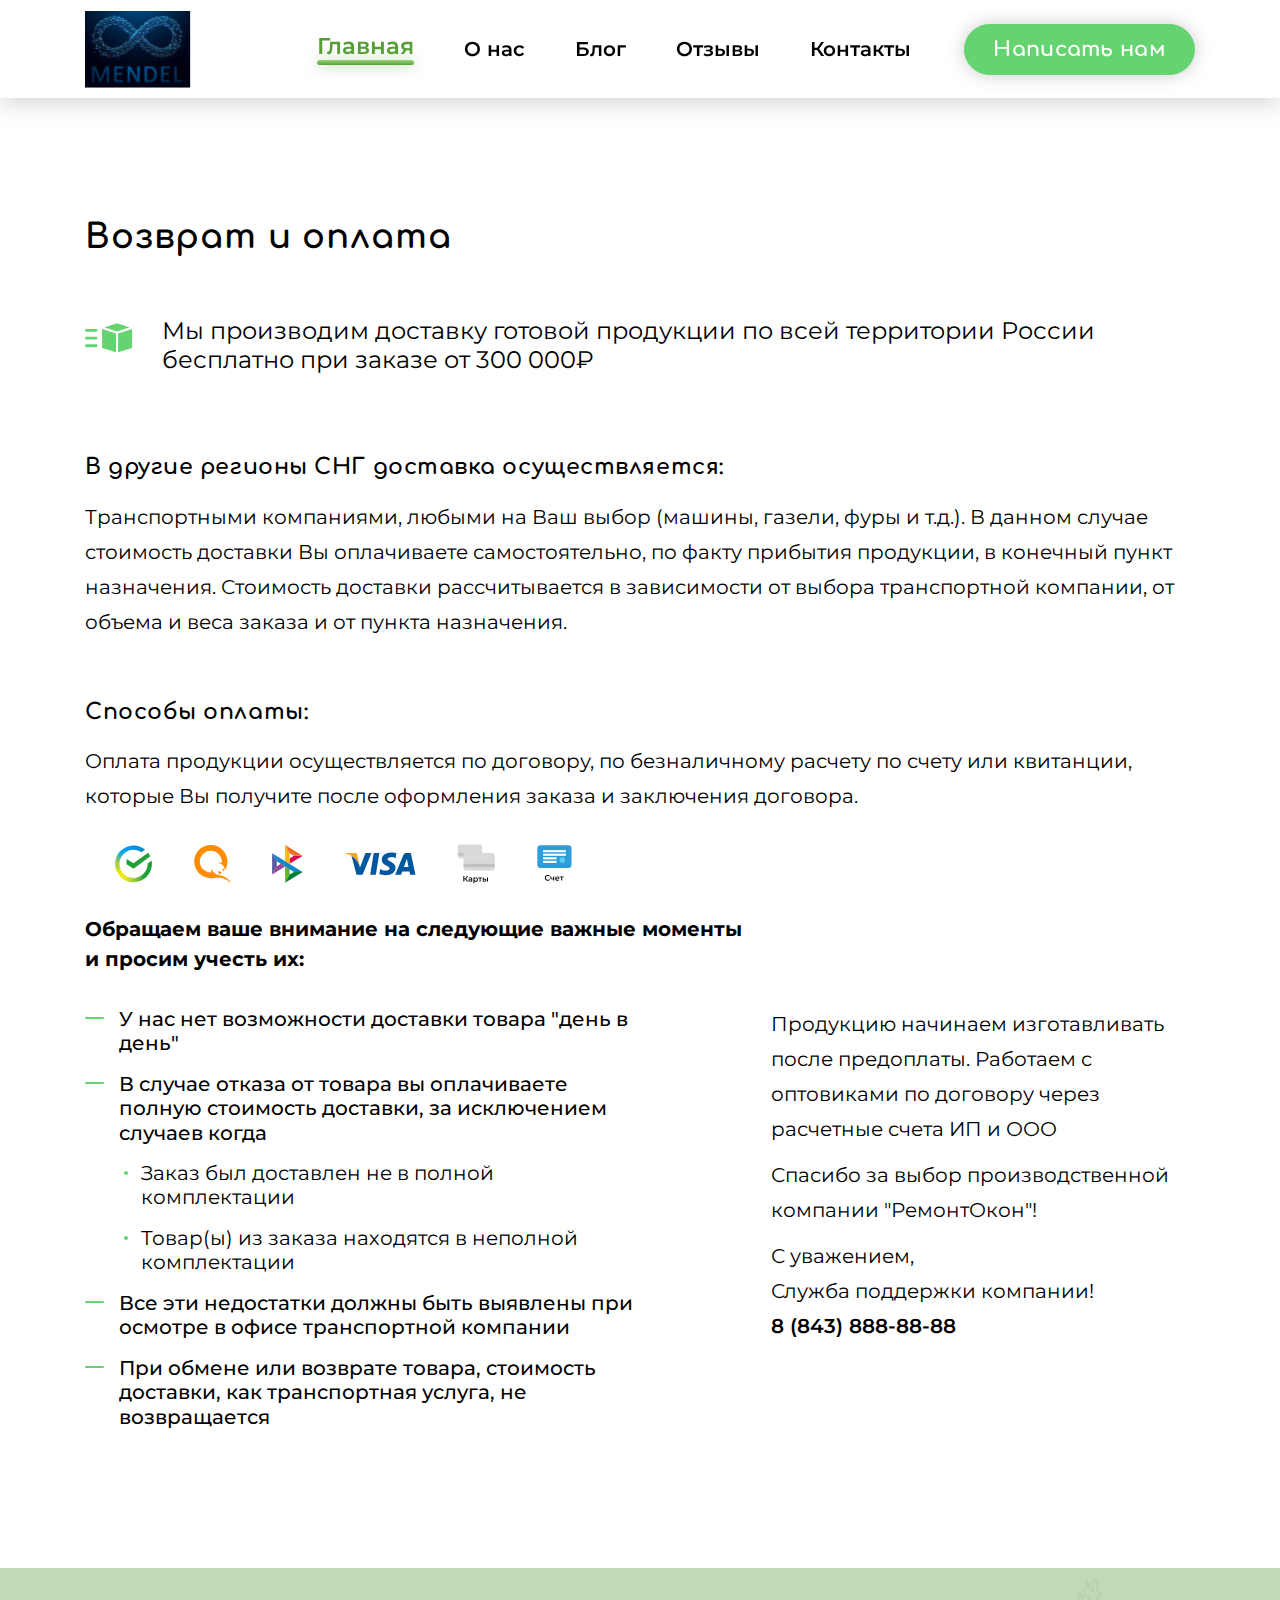
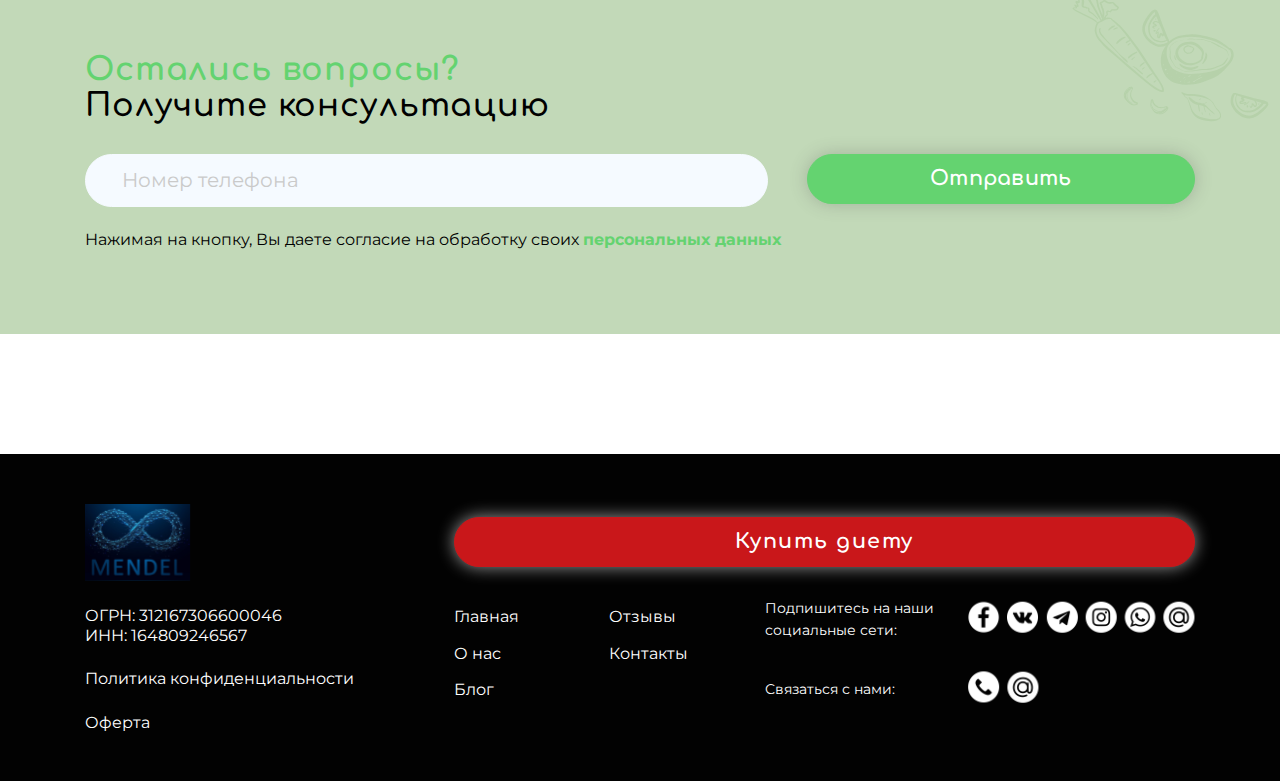
<file: return.html>
<!DOCTYPE html>
<html lang="ru">
  <head>
    <meta charset="UTF-8" />
    <meta http-equiv="X-UA-Compatible" content="IE=edge" />
    <meta name="viewport" content="width=device-width, initial-scale=1.0" />
    <title>Mendel</title>
    <link rel="stylesheet" href="css/swiper-bundle.min.css" />
    <link rel="stylesheet" href="css/style.css" />
  </head>
  <body>
    <div class="wrap">
      <!-- header -->
      <header class="header">
        <div class="overlay"></div>
        <div class="pane-close nav__close"></div>
        <div class="container">
          <div class="d-flex align-items-center">
            <a href="index.html" class="logo me-auto"><img src="img/logo.svg" alt="Mendel" class="img-fluid" /></a>
            <nav class="nav pane" id="nav">
              <ul class="nav-list d-lg-flex align-items-center">
                <li class="nav-list__item"><a href="#" class="nav-list__link active">Главная</a></li>
                <li class="nav-list__item dropdown">
                  <a href="#" class="nav-list__link">О нас</a>
                  <div class="dropdown-menu dropdown-menu_nav">
                    <ul class="sub-nav text_size-md">
                      <li class="sub-nav__item"><a href="#" class="sub-nav__link">Возврат</a></li>
                      <li class="sub-nav__item"><a href="#" class="sub-nav__link">Покупка</a></li>
                    </ul>
                  </div>
                </li>
                <li class="nav-list__item"><a href="#" class="nav-list__link">Блог</a></li>
                <li class="nav-list__item"><a href="#" class="nav-list__link">Отзывы</a></li>
                <li class="nav-list__item"><a href="#" class="nav-list__link">Контакты</a></li>
                <li class="nav-list__item d-lg-none">
                  <a href="#callback" class="btn btn_success btn_size-sm modal-open w-100_sm">Написать нам</a>
                </li>
                <li class="nav-list__item d-lg-none">
                  <a href="#basket-empty" class="btn btn_danger btn_size-sm modal-open w-100_sm">Купить диету</a>
                </li>
              </ul>
            </nav>
            <div class="header__buttons d-flex align-items-center">
              <a href="#callback" class="btn btn_success btn_size-sm modal-open d-none d-md-block">Написать нам</a>
              <a href="#basket-empty" class="btn btn_danger btn_size-sm d-none d-xxxl-block modal-open">Купить диету</a>
            </div>
            <a href="#nav" class="btn-menu pane-open d-lg-none">
              <span class="btn-menu__item"></span>
              <span class="btn-menu__item"></span>
              <span class="btn-menu__item"></span>
            </a>
          </div>
        </div>
      </header>
      <!-- /header -->
      <!-- content -->
      <div class="content">
        <div class="container">
          <h1 class="title title_heading">Возврат и оплата</h1>
          <div class="delivery-info text_size-lg">
            <span class="icon icon-delivery delivery-info__icon"></span>
            Мы производим доставку готовой продукции по всей территории России бесплатно при заказе от 300 000₽
          </div>
          <h2 class="title title_size-xs mb-2">В другие регионы СНГ доставка осуществляется:</h2>
          <p class="text_vertical-lg mb-6">
            Транспортными компаниями, любыми на Ваш выбор (машины, газели, фуры и т.д.). В данном случае стоимость
            доставки Вы оплачиваете самостоятельно, по факту прибытия продукции, в конечный пункт назначения. Стоимость
            доставки рассчитывается в зависимости от выбора транспортной компании, от объема и веса заказа и от пункта
            назначения.
          </p>
          <h3 class="title title_size-xs mb-2">Способы оплаты:</h3>
          <p class="text_vertical-lg mb-3">
            Оплата продукции осуществляется по договору, по безналичному расчету по счету или квитанции, которые Вы
            получите после оформления заказа и заключения договора.
          </p>
          <ul class="payment-list d-flex align-items-center mb-3 flex-wrap">
            <li class="payment-list__item"><img src="img/icons/payment-1.svg" alt="" class="img-fluid" /></li>
            <li class="payment-list__item"><img src="img/icons/payment-2.svg" alt="" class="img-fluid" /></li>
            <li class="payment-list__item"><img src="img/icons/payment-3.svg" alt="" class="img-fluid" /></li>
            <li class="payment-list__item"><img src="img/icons/payment-4.svg" alt="" class="img-fluid" /></li>
            <li class="payment-list__item"><img src="img/icons/payment-5.svg" alt="" class="img-fluid" /></li>
            <li class="payment-list__item"><img src="img/icons/payment-6.svg" alt="" class="img-fluid" /></li>
          </ul>
          <div class="mb-3 text_vertical-md">
            <strong
              >Обращаем ваше внимание на следующие важные моменты <br class="d-none d-md-block" />
              и просим учесть их:</strong
            >
          </div>
          <div class="delivery-content d-lg-grid justify-content-between">
            <div class="delivery-content__col">
              <ul class="line-list_primary text_mediumbold">
                <li class="line-list__item">У нас нет возможности доставки товара "день в день"</li>
                <li class="line-list__item">
                  В случае отказа от товара вы оплачиваете полную стоимость доставки, за исключением случаев когда
                  <ul class="dots-list_primary dots-list text_normal">
                    <li class="dots-list__item">Заказ был доставлен не в полной комплектации</li>
                    <li class="dots-list__item">Товар(ы) из заказа находятся в неполной комплектации</li>
                  </ul>
                </li>
                <li class="line-list__item">
                  Все эти недостатки должны быть выявлены при осмотре в офисе транспортной компании
                </li>
                <li class="line-list__item">
                  При обмене или возврате товара, стоимость доставки, как транспортная услуга, не возвращается
                </li>
              </ul>
            </div>
            <div class="delivery-content__col text_vertical-lg">
              <p>
                Продукцию начинаем изготавливать после предоплаты. Работаем с оптовиками по договору через расчетные
                счета ИП и ООО
              </p>
              <p>Спасибо за выбор производственной компании "РемонтОкон"!</p>
              <p>
                С уважением, <br />
                Служба поддержки компании!<br />
                <a href="tel:88438888888" class="text_semimbold">8 (843) 888-88-88</a>
              </p>
            </div>
          </div>
        </div>
      </div>
      <!-- /content -->
      <!-- consultation-section -->
      <div class="consultation-section bg_dark pattern-wrap">
        <div class="container">
          <div class="consultation-section__content">
            <div class="title title_size-lg mb-3 consultation-section__title">
              <div class="text_success">Остались вопросы?</div>
              <div class="text_semimbold">Получите консультацию</div>
            </div>
            <form action="#">
              <div class="consultation-section__form d-md-grid">
                <div class="form-group"><input type="tel" class="form-control" placeholder="Номер телефона" /></div>
                <div class="form-group"><button class="btn btn_success w-100 btn_size-sm">Отправить</button></div>
              </div>
            </form>
            <p class="text_size-sm">
              Нажимая на кнопку, Вы даете согласие на обработку своих
              <a href="#" class="text_success text_bold">персональных данных</a>
            </p>
          </div>
        </div>
      </div>
      <!-- .consultation-section -->
      <!-- footer -->
      <footer class="footer">
        <div class="container">
          <div class="footer__content text_size-sm d-lg-flex justify-content-between">
            <div class="footer__col">
              <a href="index.html" class="logo footer__logo d-inline-flex"
                ><img src="img/logo.svg" alt="" class="img-fluid"
              /></a>
              <p>ОГРН: 312167306600046 <br />ИНН: 164809246567</p>
              <p><a href="#" class="text_inversion">Политика конфиденциальности</a></p>
              <p><a href="#" class="text_inversion">Оферта</a></p>
            </div>
            <div class="footer__col_large">
              <a href="#basket-removed" class="btn w-100 btn_danger footer__btn btn_size-sm modal-open">Купить диету</a>
              <div class="d-md-flex justify-content-between">
                <ul class="footer-nav">
                  <li class="footer-nav__item"><a href="#" class="footer-nav__link text_inversion">Главная</a></li>
                  <li class="footer-nav__item"><a href="#" class="footer-nav__link text_inversion">Отзывы</a></li>
                  <li class="footer-nav__item"><a href="#" class="footer-nav__link text_inversion">О нас</a></li>
                  <li class="footer-nav__item"><a href="#" class="footer-nav__link text_inversion">Контакты</a></li>
                  <li class="footer-nav__item"><a href="#" class="footer-nav__link text_inversion">Блог</a></li>
                </ul>
                <div class="footer__social">
                  <div class="social-group d-md-flex">
                    <div class="social-group__title">Подпишитесь на наши социальные сети:</div>
                    <ul class="social-list">
                      <li class="social-list__item">
                        <a href="#" target="_blank" class="social-list__link icon icon-facebook"></a>
                      </li>
                      <li class="social-list__item">
                        <a href="#" target="_blank" class="social-list__link icon icon-vk"></a>
                      </li>
                      <li class="social-list__item">
                        <a href="#" target="_blank" class="social-list__link icon icon-telegram"></a>
                      </li>
                      <li class="social-list__item">
                        <a href="#" target="_blank" class="social-list__link icon icon-instagram"></a>
                      </li>
                      <li class="social-list__item">
                        <a href="#" target="_blank" class="social-list__link icon icon-whatsapp"></a>
                      </li>
                      <li class="social-list__item">
                        <a href="#" target="_blank" class="social-list__link icon icon-email"></a>
                      </li>
                    </ul>
                  </div>
                  <div class="social-group d-md-flex">
                    <div class="social-group__title">Связаться с нами:</div>
                    <ul class="social-list">
                      <li class="social-list__item"><a href="#" class="social-list__link icon icon-phone-call"></a></li>
                      <li class="social-list__item"><a href="#" class="social-list__link icon icon-email"></a></li>
                    </ul>
                  </div>
                </div>
              </div>
            </div>
          </div>
        </div>
      </footer>
      <!-- /footer -->
    </div>

    <!-- callback -->
    <div class="modal fade" id="callback">
      <div class="modal-dialog">
        <div class="modal__content">
          <button type="button" class="icon icon-close modal-close modal__close d-lg-none"></button>
          <div class="modal__title title title_size-lg">Написать нам</div>
          <div class="modal__form">
            <form action="#" class="d-flex flex-column">
              <div class="form-group">
                <input class="form-control" type="text" placeholder="Имя" />
              </div>
              <div class="form-group">
                <input class="form-control" type="email" placeholder="Еmail" />
              </div>
              <div class="form-group_md">
                <textarea name="mess" id="mess" class="form-control" placeholder="Напишите сообщение"></textarea>
              </div>
              <div class="form-group_md"><button class="btn btn_success w-100 btn_size-lg">Отправить</button></div>
              <div class="text_size-md">
                *Нажимая на кнопку оплаты Вы соглашаетесь <br class="d-none d-md-block" />с <a
                  href="#"
                  class="text_success"
                  >Политикой конфиденциальности</a
                >
                и договором <a href="#" class="text_success">Оферты</a>
              </div>
            </form>
          </div>
        </div>
      </div>
    </div>
    <!-- /callback -->

    <!-- basket-empty -->
    <div class="modal fade" id="basket-empty">
      <div class="modal-dialog">
        <div class="modal__content">
          <button type="button" class="icon icon-close modal-close modal__close d-lg-none"></button>
          <div class="modal__title title title_size-lg">Ваш заказ "Диета стол №5"</div>
          <div class="modal__text">
            <p>Корзина пуста. Добавьте в корзину хотя бы один товар</p>
            <div class="modal__form-md">
              <p class="mb-md">
                Введите Email, на него придет ссылка для скачивания <br class="d-none d-md-block" />материалов Диеты
                стола №5
              </p>
              <form action="#" class="d-flex flex-column">
                <div class="form-group_lg">
                  <input class="form-control" type="email" placeholder="Укажите ваш email" />
                </div>
                <div class="form-group_md"><button class="btn btn_danger w-100 btn_size-lg">Оплатить</button></div>
                <div class="text_size-md">
                  *Нажимая на кнопку оплаты Вы соглашаетесь <br class="d-none d-md-block" />с <a
                    href="#"
                    class="text_success"
                    >Политикой конфиденциальности</a
                  >
                  и договором <a href="#" class="text_success">Оферты</a>
                </div>
              </form>
            </div>
          </div>
        </div>
      </div>
    </div>
    <!-- /basket-empty-->

    <!-- basket -->
    <div class="modal fade" id="basket">
      <div class="modal-dialog">
        <div class="modal__content">
          <button type="button" class="icon icon-close modal-close modal__close d-lg-none"></button>
          <div class="modal__title title title_size-lg">Ваш заказ "Диета стол №5"</div>
          <div class="modal__text">
            <div class="basket-group">
              <div class="basket-item d-flex align-items-center">
                <a href="#" class="basket-item__image"><img src="img/content/basket.jpg" alt="" class="img-fluid" /></a>
                <a href="#" class="basket-item__title text_bold">Диета стол №5</a>
                <div class="basket-item__price">99 р.</div>
                <a href="#" class="basket-item__delete icon icon-delete"></a>
              </div>
              <div class="basket-group__summ text_right text_bold">Сумма: 99 р.</div>
            </div>
            <div class="modal__form">
              <p class="mb-md">
                Введите Email, на него придет ссылка для скачивания <br class="d-none d-md-block" />материалов Диеты
                стола №5
              </p>
              <form action="#" class="d-flex flex-column">
                <div class="form-group_lg">
                  <input class="form-control" type="email" placeholder="Укажите ваш email" />
                </div>
                <div class="form-group_md"><button class="btn btn_danger w-100 btn_size-lg">Оплатить</button></div>
                <div class="text_size-md">
                  *Нажимая на кнопку оплаты Вы соглашаетесь <br class="d-none d-md-block" />с <a
                    href="#"
                    class="text_success"
                    >Политикой конфиденциальности</a
                  >
                  и договором <a href="#" class="text_success">Оферты</a>
                </div>
              </form>
            </div>
          </div>
        </div>
      </div>
    </div>
    <!-- /basket-->

    <!-- basket-removed -->
    <div class="modal fade" id="basket-removed">
      <div class="modal-dialog">
        <div class="modal__content">
          <button type="button" class="icon icon-close modal-close modal__close d-lg-none"></button>
          <div class="modal__title title title_size-lg">Ваш заказ "Диета стол №5"</div>
          <div class="modal__text">
            <div class="basket-group basket-group_margin">
              <div class="basket-item basket-item_removed d-flex align-items-center">
                <a href="#" class="basket-item__num text_success">5</a>
                <a href="#" class="basket-item__title text_light">Вы удалили "Диета стол №5"</a>
                <a href="#" class="basket-item__return text_light">Вернуть</a>
              </div>
            </div>
            <div class="modal__form">
              <p class="mb-md">
                Введите Email, на него придет ссылка для скачивания <br class="d-none d-md-block" />материалов Диеты
                стола №5
              </p>
              <form action="#" class="d-flex flex-column">
                <div class="form-group_lg">
                  <input class="form-control" type="email" placeholder="Укажите ваш email" />
                </div>
                <div class="form-group_md"><button class="btn btn_danger w-100 btn_size-lg">Оплатить</button></div>
                <div class="text_size-md">
                  *Нажимая на кнопку оплаты Вы соглашаетесь <br class="d-none d-md-block" />с <a
                    href="#"
                    class="text_success"
                    >Политикой конфиденциальности</a
                  >
                  и договором <a href="#" class="text_success">Оферты</a>
                </div>
              </form>
            </div>
          </div>
        </div>
      </div>
    </div>
    <!-- /basket-removed-->

    <!-- download -->
    <div class="modal fade" id="download">
      <div class="modal-dialog">
        <div class="modal__content">
          <button type="button" class="icon icon-close modal-close modal__close d-lg-none"></button>
          <div class="progress">50%</div>
          <div class="modal__text">
            <p>
              Почти готово! Заполни эту форму и нажми на кнопку ниже, <br class="d-none d-lg-block" />чтобы мгновенно
              получить книгу на свой e-mail
            </p>
            <div class="modal__title modal__title_margin title title_size-lg">
              Скачай PDF - файл" <br />10 популярных ошибок, которые необратимо ухудшают здоровье при диете стола №5"
            </div>
            <form action="#" class="horizontal-form">
              <div class="form-group">
                <input class="form-control" type="email" placeholder="Укажите ваш email" />
              </div>
              <div class="form-group_lg"><button class="btn btn_success w-100 btn_size-sm">Скачать</button></div>
            </form>
            <div class="text_bold bonus">+ бонус меню на 1 день</div>
            <div>
              Нажимая на кнопку, вы даете согласие на обработку персональных данных и соглашаетесь c <a
                href="#"
                class="text_success"
                >политикой конфиденциальности</a
              >
            </div>
          </div>
        </div>
      </div>
    </div>
    <!-- /download-->

    <script src="js/jquery-3.6.0.min.js"></script>
    <script src="js/swiper-bundle.min.js"></script>
    <script src="js/main.js"></script>
  </body>
</html>
</file>
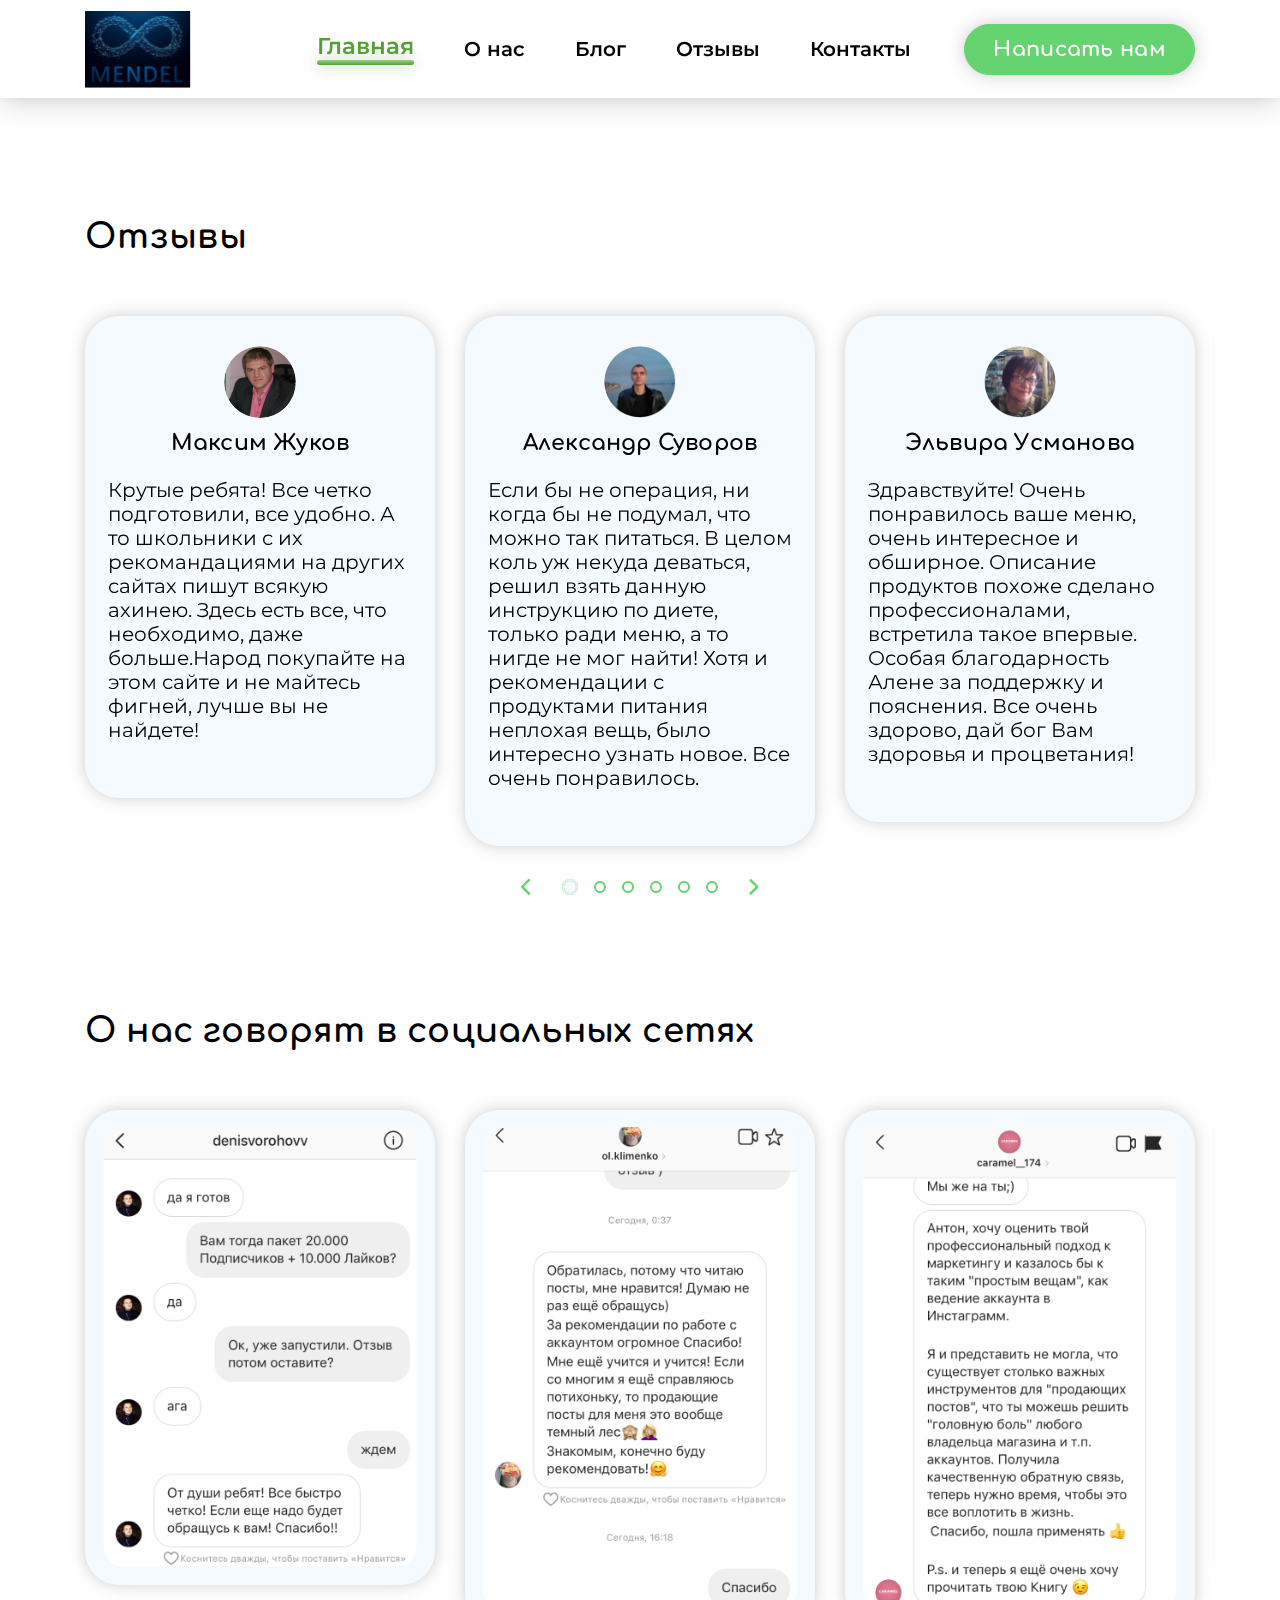
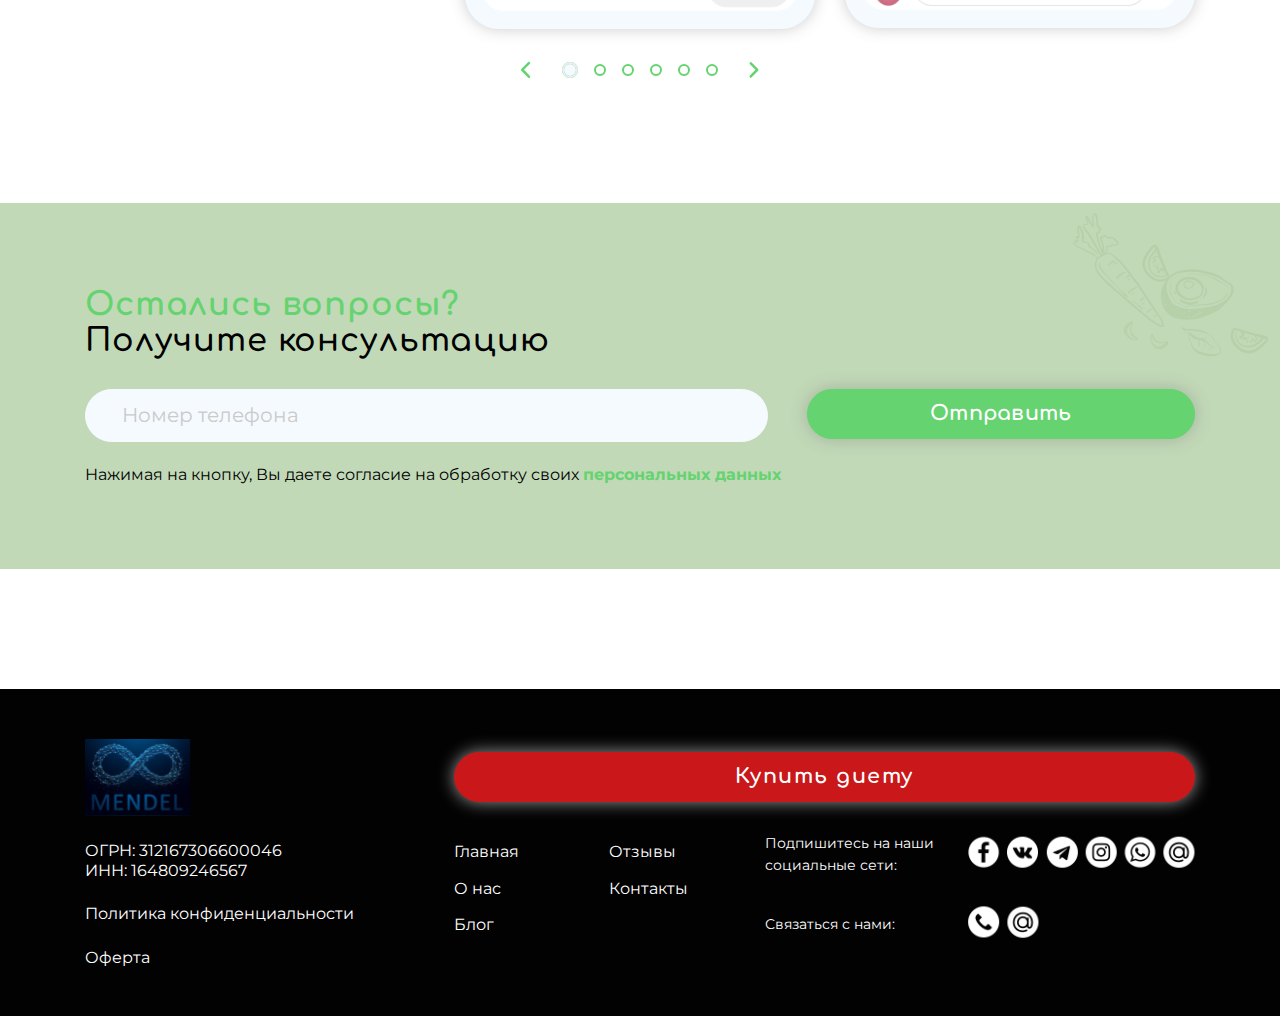
<file: reviews.html>
<!DOCTYPE html>
<html lang="ru">
  <head>
    <meta charset="UTF-8" />
    <meta http-equiv="X-UA-Compatible" content="IE=edge" />
    <meta name="viewport" content="width=device-width, initial-scale=1.0" />
    <title>Mendel</title>
    <link rel="stylesheet" href="css/swiper-bundle.min.css" />
    <link rel="stylesheet" href="css/style.css" />
  </head>
  <body>
    <div class="wrap">
      <!-- header -->
      <header class="header">
        <div class="overlay"></div>
        <div class="pane-close nav__close"></div>
        <div class="container">
          <div class="d-flex align-items-center">
            <a href="index.html" class="logo me-auto"><img src="img/logo.svg" alt="Mendel" class="img-fluid" /></a>
            <nav class="nav pane" id="nav">
              <ul class="nav-list d-lg-flex align-items-center">
                <li class="nav-list__item"><a href="#" class="nav-list__link active">Главная</a></li>
                <li class="nav-list__item dropdown">
                  <a href="#" class="nav-list__link">О нас</a>
                  <div class="dropdown-menu dropdown-menu_nav">
                    <ul class="sub-nav text_size-md">
                      <li class="sub-nav__item"><a href="#" class="sub-nav__link">Возврат</a></li>
                      <li class="sub-nav__item"><a href="#" class="sub-nav__link">Покупка</a></li>
                    </ul>
                  </div>
                </li>
                <li class="nav-list__item"><a href="#" class="nav-list__link">Блог</a></li>
                <li class="nav-list__item"><a href="#" class="nav-list__link">Отзывы</a></li>
                <li class="nav-list__item"><a href="#" class="nav-list__link">Контакты</a></li>
                <li class="nav-list__item d-lg-none">
                  <a href="#callback" class="btn btn_success btn_size-sm modal-open w-100_sm">Написать нам</a>
                </li>
                <li class="nav-list__item d-lg-none">
                  <a href="#basket-empty" class="btn btn_danger btn_size-sm modal-open w-100_sm">Купить диету</a>
                </li>
              </ul>
            </nav>
            <div class="header__buttons d-flex align-items-center">
              <a href="#callback" class="btn btn_success btn_size-sm modal-open d-none d-md-block">Написать нам</a>
              <a href="#basket-empty" class="btn btn_danger btn_size-sm d-none d-xxxl-block modal-open">Купить диету</a>
            </div>
            <a href="#nav" class="btn-menu pane-open d-lg-none">
              <span class="btn-menu__item"></span>
              <span class="btn-menu__item"></span>
              <span class="btn-menu__item"></span>
            </a>
          </div>
        </div>
      </header>
      <!-- /header -->
      <!-- content -->
      <div class="content">
        <div class="container">
          <h1 class="title title_heading">Отзывы</h1>
          <div class="section_md">
            <div class="reviews-slider swiper">
              <div class="swiper-wrapper">
                <div class="swiper-slide">
                  <div class="reviews-item reviews-item_md">
                    <div class="reviews-item__content">
                      <div class="reviews-item__image">
                        <img src="img/content/user-12.png" alt="" class="w-100" />
                      </div>
                      <div class="reviews-item__name text_center title title_size-sm">Максим Жуков</div>
                      <p>
                        Крутые ребята! Все четко подготовили, все удобно. А то школьники с их рекомандациями на других
                        сайтах пишут всякую ахинею. Здесь есть все, что необходимо, даже больше.Народ покупайте на этом
                        сайте и не майтесь фигней, лучше вы не найдете!
                      </p>
                    </div>
                  </div>
                </div>
                <div class="swiper-slide">
                  <div class="reviews-item reviews-item_md">
                    <div class="reviews-item__content">
                      <div class="reviews-item__image">
                        <img src="img/content/user-13.png" alt="" class="w-100" />
                      </div>
                      <div class="reviews-item__name text_center title title_size-sm">Александр Суворов</div>
                      <p>
                        Если бы не операция, ни когда бы не подумал, что можно так питаться. В целом коль уж некуда
                        деваться, решил взять данную инструкцию по диете, только ради меню, а то нигде не мог найти!
                        Хотя и рекомендации с продуктами питания неплохая вещь, было интересно узнать новое. Все очень
                        понравилось.
                      </p>
                    </div>
                  </div>
                </div>
                <div class="swiper-slide">
                  <div class="reviews-item reviews-item_md">
                    <div class="reviews-item__content">
                      <div class="reviews-item__image">
                        <img src="img/content/user-14.png" alt="" class="w-100" />
                      </div>
                      <div class="reviews-item__name text_center title title_size-sm">Эльвира Усманова</div>
                      <p>
                        Здравствуйте! Очень понравилось ваше меню, очень интересное и обширное. Описание продуктов
                        похоже сделано профессионалами, встретила такое впервые. Особая благодарность Алене за поддержку
                        и пояснения. Все очень здорово, дай бог Вам здоровья и процветания!
                      </p>
                    </div>
                  </div>
                </div>
                <div class="swiper-slide">
                  <div class="reviews-item text_size-md">
                    <img src="img/content/review-1.png" alt="" class="img-fluid ms-auto me-auto" />
                  </div>
                </div>
                <div class="swiper-slide">
                  <div class="reviews-item text_size-md">
                    <img src="img/content/review-2.png" alt="" class="img-fluid ms-auto me-auto" />
                  </div>
                </div>
                <div class="swiper-slide">
                  <div class="reviews-item text_size-md">
                    <img src="img/content/review-3.png" alt="" class="img-fluid ms-auto me-auto" />
                  </div>
                </div>
              </div>
              <div class="d-flex justify-content-center align-items-center swiper-nav swiper-nav_md">
                <div class="swiper-button-prev"></div>
                <div class="swiper-pagination d-flex align-items-center"></div>
                <div class="swiper-button-next"></div>
              </div>
            </div>
          </div>
          <div class="title mb-6">О нас говорят в социальных сетях</div>
          <div class="reviews-slider swiper">
            <div class="swiper-wrapper">
              <div class="swiper-slide">
                <div class="reviews-item text_size-md">
                  <img src="img/content/review-1.png" alt="" class="img-fluid ms-auto me-auto" />
                </div>
              </div>
              <div class="swiper-slide">
                <div class="reviews-item text_size-md">
                  <img src="img/content/review-2.png" alt="" class="img-fluid ms-auto me-auto" />
                </div>
              </div>
              <div class="swiper-slide">
                <div class="reviews-item text_size-md">
                  <img src="img/content/review-3.png" alt="" class="img-fluid ms-auto me-auto" />
                </div>
              </div>
              <div class="swiper-slide">
                <div class="reviews-item reviews-item_md">
                  <div class="reviews-item__content">
                    <div class="reviews-item__image">
                      <img src="img/content/user-12.png" alt="" class="w-100" />
                    </div>
                    <div class="reviews-item__name text_center title title_size-sm">Максим Жуков</div>
                    <p>
                      Крутые ребята! Все четко подготовили, все удобно. А то школьники с их рекомандациями на других
                      сайтах пишут всякую ахинею. Здесь есть все, что необходимо, даже больше.Народ покупайте на этом
                      сайте и не майтесь фигней, лучше вы не найдете!
                    </p>
                  </div>
                </div>
              </div>
              <div class="swiper-slide">
                <div class="reviews-item reviews-item_md">
                  <div class="reviews-item__content">
                    <div class="reviews-item__image">
                      <img src="img/content/user-13.png" alt="" class="w-100" />
                    </div>
                    <div class="reviews-item__name text_center title title_size-sm">Александр Суворов</div>
                    <p>
                      Если бы не операция, ни когда бы не подумал, что можно так питаться. В целом коль уж некуда
                      деваться, решил взять данную инструкцию по диете, только ради меню, а то нигде не мог найти! Хотя
                      и рекомендации с продуктами питания неплохая вещь, было интересно узнать новое. Все очень
                      понравилось.
                    </p>
                  </div>
                </div>
              </div>
              <div class="swiper-slide">
                <div class="reviews-item reviews-item_md">
                  <div class="reviews-item__content">
                    <div class="reviews-item__image">
                      <img src="img/content/user-14.png" alt="" class="w-100" />
                    </div>
                    <div class="reviews-item__name text_center title title_size-sm">Эльвира Усманова</div>
                    <p>
                      Здравствуйте! Очень понравилось ваше меню, очень интересное и обширное. Описание продуктов похоже
                      сделано профессионалами, встретила такое впервые. Особая благодарность Алене за поддержку и
                      пояснения. Все очень здорово, дай бог Вам здоровья и процветания!
                    </p>
                  </div>
                </div>
              </div>
            </div>
            <div class="d-flex justify-content-center align-items-center swiper-nav swiper-nav_md">
              <div class="swiper-button-prev"></div>
              <div class="swiper-pagination d-flex align-items-center"></div>
              <div class="swiper-button-next"></div>
            </div>
          </div>
        </div>
      </div>
      <!-- /content -->
      <!-- consultation-section -->
      <div class="consultation-section bg_dark pattern-wrap">
        <div class="container">
          <div class="consultation-section__content">
            <div class="title title_size-lg mb-3 consultation-section__title">
              <div class="text_success">Остались вопросы?</div>
              <div class="text_semimbold">Получите консультацию</div>
            </div>
            <form action="#">
              <div class="consultation-section__form d-md-grid">
                <div class="form-group"><input type="tel" class="form-control" placeholder="Номер телефона" /></div>
                <div class="form-group"><button class="btn btn_success w-100 btn_size-sm">Отправить</button></div>
              </div>
            </form>
            <p class="text_size-sm">
              Нажимая на кнопку, Вы даете согласие на обработку своих
              <a href="#" class="text_success text_bold">персональных данных</a>
            </p>
          </div>
        </div>
      </div>
      <!-- .consultation-section -->
      <!-- footer -->
      <footer class="footer">
        <div class="container">
          <div class="footer__content text_size-sm d-lg-flex justify-content-between">
            <div class="footer__col">
              <a href="index.html" class="logo footer__logo d-inline-flex"
                ><img src="img/logo.svg" alt="" class="img-fluid"
              /></a>
              <p>ОГРН: 312167306600046 <br />ИНН: 164809246567</p>
              <p><a href="#" class="text_inversion">Политика конфиденциальности</a></p>
              <p><a href="#" class="text_inversion">Оферта</a></p>
            </div>
            <div class="footer__col_large">
              <a href="#basket-removed" class="btn w-100 btn_danger footer__btn btn_size-sm modal-open">Купить диету</a>
              <div class="d-md-flex justify-content-between">
                <ul class="footer-nav">
                  <li class="footer-nav__item"><a href="#" class="footer-nav__link text_inversion">Главная</a></li>
                  <li class="footer-nav__item"><a href="#" class="footer-nav__link text_inversion">Отзывы</a></li>
                  <li class="footer-nav__item"><a href="#" class="footer-nav__link text_inversion">О нас</a></li>
                  <li class="footer-nav__item"><a href="#" class="footer-nav__link text_inversion">Контакты</a></li>
                  <li class="footer-nav__item"><a href="#" class="footer-nav__link text_inversion">Блог</a></li>
                </ul>
                <div class="footer__social">
                  <div class="social-group d-md-flex">
                    <div class="social-group__title">Подпишитесь на наши социальные сети:</div>
                    <ul class="social-list">
                      <li class="social-list__item">
                        <a href="#" target="_blank" class="social-list__link icon icon-facebook"></a>
                      </li>
                      <li class="social-list__item">
                        <a href="#" target="_blank" class="social-list__link icon icon-vk"></a>
                      </li>
                      <li class="social-list__item">
                        <a href="#" target="_blank" class="social-list__link icon icon-telegram"></a>
                      </li>
                      <li class="social-list__item">
                        <a href="#" target="_blank" class="social-list__link icon icon-instagram"></a>
                      </li>
                      <li class="social-list__item">
                        <a href="#" target="_blank" class="social-list__link icon icon-whatsapp"></a>
                      </li>
                      <li class="social-list__item">
                        <a href="#" target="_blank" class="social-list__link icon icon-email"></a>
                      </li>
                    </ul>
                  </div>
                  <div class="social-group d-md-flex">
                    <div class="social-group__title">Связаться с нами:</div>
                    <ul class="social-list">
                      <li class="social-list__item"><a href="#" class="social-list__link icon icon-phone-call"></a></li>
                      <li class="social-list__item"><a href="#" class="social-list__link icon icon-email"></a></li>
                    </ul>
                  </div>
                </div>
              </div>
            </div>
          </div>
        </div>
      </footer>
      <!-- /footer -->
    </div>

    <!-- callback -->
    <div class="modal fade" id="callback">
      <div class="modal-dialog">
        <div class="modal__content">
          <button type="button" class="icon icon-close modal-close modal__close d-lg-none"></button>
          <div class="modal__title title title_size-lg">Написать нам</div>
          <div class="modal__form">
            <form action="#" class="d-flex flex-column">
              <div class="form-group">
                <input class="form-control" type="text" placeholder="Имя" />
              </div>
              <div class="form-group">
                <input class="form-control" type="email" placeholder="Еmail" />
              </div>
              <div class="form-group_md">
                <textarea name="mess" id="mess" class="form-control" placeholder="Напишите сообщение"></textarea>
              </div>
              <div class="form-group_md"><button class="btn btn_success w-100 btn_size-lg">Отправить</button></div>
              <div class="text_size-md">
                *Нажимая на кнопку оплаты Вы соглашаетесь <br class="d-none d-md-block" />с <a
                  href="#"
                  class="text_success"
                  >Политикой конфиденциальности</a
                >
                и договором <a href="#" class="text_success">Оферты</a>
              </div>
            </form>
          </div>
        </div>
      </div>
    </div>
    <!-- /callback -->

    <!-- basket-empty -->
    <div class="modal fade" id="basket-empty">
      <div class="modal-dialog">
        <div class="modal__content">
          <button type="button" class="icon icon-close modal-close modal__close d-lg-none"></button>
          <div class="modal__title title title_size-lg">Ваш заказ "Диета стол №5"</div>
          <div class="modal__text">
            <p>Корзина пуста. Добавьте в корзину хотя бы один товар</p>
            <div class="modal__form-md">
              <p class="mb-md">
                Введите Email, на него придет ссылка для скачивания <br class="d-none d-md-block" />материалов Диеты
                стола №5
              </p>
              <form action="#" class="d-flex flex-column">
                <div class="form-group_lg">
                  <input class="form-control" type="email" placeholder="Укажите ваш email" />
                </div>
                <div class="form-group_md"><button class="btn btn_danger w-100 btn_size-lg">Оплатить</button></div>
                <div class="text_size-md">
                  *Нажимая на кнопку оплаты Вы соглашаетесь <br class="d-none d-md-block" />с <a
                    href="#"
                    class="text_success"
                    >Политикой конфиденциальности</a
                  >
                  и договором <a href="#" class="text_success">Оферты</a>
                </div>
              </form>
            </div>
          </div>
        </div>
      </div>
    </div>
    <!-- /basket-empty-->

    <!-- basket -->
    <div class="modal fade" id="basket">
      <div class="modal-dialog">
        <div class="modal__content">
          <button type="button" class="icon icon-close modal-close modal__close d-lg-none"></button>
          <div class="modal__title title title_size-lg">Ваш заказ "Диета стол №5"</div>
          <div class="modal__text">
            <div class="basket-group">
              <div class="basket-item d-flex align-items-center">
                <a href="#" class="basket-item__image"><img src="img/content/basket.jpg" alt="" class="img-fluid" /></a>
                <a href="#" class="basket-item__title text_bold">Диета стол №5</a>
                <div class="basket-item__price">99 р.</div>
                <a href="#" class="basket-item__delete icon icon-delete"></a>
              </div>
              <div class="basket-group__summ text_right text_bold">Сумма: 99 р.</div>
            </div>
            <div class="modal__form">
              <p class="mb-md">
                Введите Email, на него придет ссылка для скачивания <br class="d-none d-md-block" />материалов Диеты
                стола №5
              </p>
              <form action="#" class="d-flex flex-column">
                <div class="form-group_lg">
                  <input class="form-control" type="email" placeholder="Укажите ваш email" />
                </div>
                <div class="form-group_md"><button class="btn btn_danger w-100 btn_size-lg">Оплатить</button></div>
                <div class="text_size-md">
                  *Нажимая на кнопку оплаты Вы соглашаетесь <br class="d-none d-md-block" />с <a
                    href="#"
                    class="text_success"
                    >Политикой конфиденциальности</a
                  >
                  и договором <a href="#" class="text_success">Оферты</a>
                </div>
              </form>
            </div>
          </div>
        </div>
      </div>
    </div>
    <!-- /basket-->

    <!-- basket-removed -->
    <div class="modal fade" id="basket-removed">
      <div class="modal-dialog">
        <div class="modal__content">
          <button type="button" class="icon icon-close modal-close modal__close d-lg-none"></button>
          <div class="modal__title title title_size-lg">Ваш заказ "Диета стол №5"</div>
          <div class="modal__text">
            <div class="basket-group basket-group_margin">
              <div class="basket-item basket-item_removed d-flex align-items-center">
                <a href="#" class="basket-item__num text_success">5</a>
                <a href="#" class="basket-item__title text_light">Вы удалили "Диета стол №5"</a>
                <a href="#" class="basket-item__return text_light">Вернуть</a>
              </div>
            </div>
            <div class="modal__form">
              <p class="mb-md">
                Введите Email, на него придет ссылка для скачивания <br class="d-none d-md-block" />материалов Диеты
                стола №5
              </p>
              <form action="#" class="d-flex flex-column">
                <div class="form-group_lg">
                  <input class="form-control" type="email" placeholder="Укажите ваш email" />
                </div>
                <div class="form-group_md"><button class="btn btn_danger w-100 btn_size-lg">Оплатить</button></div>
                <div class="text_size-md">
                  *Нажимая на кнопку оплаты Вы соглашаетесь <br class="d-none d-md-block" />с <a
                    href="#"
                    class="text_success"
                    >Политикой конфиденциальности</a
                  >
                  и договором <a href="#" class="text_success">Оферты</a>
                </div>
              </form>
            </div>
          </div>
        </div>
      </div>
    </div>
    <!-- /basket-removed-->

    <!-- download -->
    <div class="modal fade" id="download">
      <div class="modal-dialog">
        <div class="modal__content">
          <button type="button" class="icon icon-close modal-close modal__close d-lg-none"></button>
          <div class="progress">50%</div>
          <div class="modal__text">
            <p>
              Почти готово! Заполни эту форму и нажми на кнопку ниже, <br class="d-none d-lg-block" />чтобы мгновенно
              получить книгу на свой e-mail
            </p>
            <div class="modal__title modal__title_margin title title_size-lg">
              Скачай PDF - файл" <br />10 популярных ошибок, которые необратимо ухудшают здоровье при диете стола №5"
            </div>
            <form action="#" class="horizontal-form">
              <div class="form-group">
                <input class="form-control" type="email" placeholder="Укажите ваш email" />
              </div>
              <div class="form-group_lg"><button class="btn btn_success w-100 btn_size-sm">Скачать</button></div>
            </form>
            <div class="text_bold bonus">+ бонус меню на 1 день</div>
            <div>
              Нажимая на кнопку, вы даете согласие на обработку персональных данных и соглашаетесь c <a
                href="#"
                class="text_success"
                >политикой конфиденциальности</a
              >
            </div>
          </div>
        </div>
      </div>
    </div>
    <!-- /download-->

    <script src="js/jquery-3.6.0.min.js"></script>
    <script src="js/swiper-bundle.min.js"></script>
    <script src="js/main.js"></script>
  </body>
</html>
</file>
<file: css/style.css>
@charset "UTF-8";
@import url("https://fonts.googleapis.com/css2?family=Comfortaa:wght@700&family=Montserrat:ital,wght@0,100..900;1,100..900&display=swap");
*,
:before,
:after {
  margin: 0;
  padding: 0;
  box-sizing: border-box;
}

ol,
ul {
  list-style: none;
}

:focus {
  outline: 0;
}

::-webkit-input-placeholder {
  text-indent: 0px;
  -webkit-transition: text-indent 0.3s ease;
  transition: text-indent 0.3s ease;
  font-family: inherit;
  color: #cacaca !important;
}

::-moz-placeholder {
  opacity: 1;
  -moz-transition: opacity 0.3s ease;
  transition: opacity 0.3s ease;
  font-family: inherit;
  color: #cacaca !important;
}

:-moz-placeholder {
  opacity: 1;
  -moz-transition: opacity 0.3s ease;
  transition: opacity 0.3s ease;
  font-family: inherit;
  color: #cacaca !important;
}

:-ms-input-placeholder {
  text-indent: 0px;
  -ms-transition: text-indent 0.3s ease;
  transition: text-indent 0.3s ease;
  font-family: inherit;
  color: #cacaca !important;
}

:focus::-webkit-input-placeholder {
  text-indent: -1000px;
  -webkit-transition: text-indent 0.3s ease;
  transition: text-indent 0.3s ease;
}

:focus::-moz-placeholder {
  opacity: 0;
  -moz-transition: opacity 0.3s ease;
  transition: opacity 0.3s ease;
}

:focus:-moz-placeholder {
  opacity: 0;
  -moz-transition: opacity 0.3s ease;
  transition: opacity 0.3s ease;
}

:focus:-ms-input-placeholder {
  text-indent: -1000px;
  -ms-transition: text-indent 0.3s ease;
  transition: text-indent 0.3s ease;
}

table {
  border-collapse: collapse;
  border-spacing: 0;
}

label,
input:not([type=checkbox]),
input:not([type=radio]),
button {
  -webkit-appearance: none;
  font-family: inherit;
}

label,
input[type=submit],
button {
  cursor: pointer;
}

img {
  border: none;
}

html,
body {
  height: 100%;
}

html {
  font-size: 62.5%;
  scroll-behavior: smooth;
}

button:focus {
  outline: none !important;
}

input::-webkit-outer-spin-button,
input::-webkit-inner-spin-button {
  -webkit-appearance: none;
  margin: 0;
}

input:hover::-webkit-outer-spin-button,
input:hover::-webkit-inner-spin-button {
  display: none;
  -webkit-appearance: none;
  margin: 0;
}

/* @include box-sizing(#); */
.d-none {
  display: none !important;
}

.align-items-center {
  align-items: center;
}

.justify-content-between {
  justify-content: space-between;
}

.justify-content-center {
  justify-content: center !important;
}

.flex-column {
  flex-direction: column;
}

.flex-wrap {
  flex-wrap: wrap;
}

.d-block {
  display: block;
}
.d-flex {
  display: flex !important;
}
.d-inline-flex {
  display: inline-flex;
}
.d-grid {
  display: grid;
  grid-gap: 3.5rem;
}
.d-grid_md {
  grid-gap: 1.7rem;
}
@media only screen and (min-width: 768px) {
  .d-md-none {
    display: none !important;
  }
  .d-md-block {
    display: block !important;
  }
  .d-md-inline {
    display: inline-block !important;
  }
  .d-md-inline-flex {
    display: inline-flex !important;
  }
  .d-md-flex {
    display: flex !important;
  }
  .d-md-grid {
    display: grid !important;
    grid-gap: 3.5rem;
  }
}
@media only screen and (min-width: 992px) {
  .d-lg-none {
    display: none !important;
  }
  .d-lg-block {
    display: block !important;
  }
  .d-lg-inline-flex {
    display: inline-flex !important;
  }
  .d-lg-inline {
    display: inline-block !important;
  }
  .d-lg-flex {
    display: flex !important;
  }
  .d-lg-grid {
    display: grid !important;
    grid-gap: 3.5rem;
  }
}
@media only screen and (min-width: 1200px) {
  .d-xl-none {
    display: none !important;
  }
  .d-xl-block {
    display: block !important;
  }
  .d-xl-inline-flex {
    display: inline-flex !important;
  }
  .d-xl-inline {
    display: inline-block !important;
  }
  .d-xl-flex {
    display: flex !important;
  }
  .d-xl-grid {
    display: grid !important;
    grid-gap: 3.5rem;
  }
}
@media only screen and (min-width: 1400px) {
  .d-xxl-none {
    display: none !important;
  }
  .d-xxl-block {
    display: block !important;
  }
  .d-xxl-inline {
    display: inline-block !important;
  }
  .d-xxl-grid {
    display: grid !important;
    grid-gap: 3.5rem;
  }
}
@media only screen and (min-width: 1600px) {
  .d-xxxl-none {
    display: none !important;
  }
  .d-xxxl-block {
    display: block !important;
  }
  .d-xxxl-inline {
    display: inline-block !important;
  }
  .d-xxxl-grid {
    display: grid !important;
    grid-gap: 3.5rem;
  }
}
@media only screen and (min-width: 1900px) {
  .d-xxxxl-none {
    display: none !important;
  }
  .d-xxxxl-block {
    display: block !important;
  }
  .d-xxxxl-inline {
    display: inline-block !important;
  }
  .d-xxxxl-grid {
    display: grid !important;
    grid-gap: 3.5rem;
  }
}

@media only screen and (min-width: 1200px) {
  .grid_lg {
    grid-gap: 3rem 6rem;
  }
}
.grid-2 {
  grid-template-columns: repeat(2, 1fr);
}
.grid-3 {
  grid-template-columns: repeat(3, 1fr);
}
.grid-6 {
  grid-template-columns: repeat(6, 1fr);
}
@media only screen and (min-width: 768px) {
  .grid-md-2 {
    grid-template-columns: repeat(2, 1fr);
  }
}
@media only screen and (min-width: 768px) {
  .grid-md-3 {
    grid-template-columns: repeat(3, 1fr);
  }
}
@media only screen and (min-width: 768px) {
  .grid-md-4 {
    grid-template-columns: repeat(4, 1fr);
  }
}
@media only screen and (min-width: 992px) {
  .grid-lg-2 {
    grid-template-columns: repeat(2, 1fr);
  }
}
@media only screen and (min-width: 992px) {
  .grid-lg-3 {
    grid-template-columns: repeat(3, 1fr);
  }
}
@media only screen and (min-width: 992px) {
  .grid-lg-4 {
    grid-template-columns: repeat(4, 1fr);
  }
}
@media only screen and (min-width: 1200px) {
  .grid-xl-3 {
    grid-template-columns: repeat(3, 1fr);
  }
}
@media only screen and (min-width: 1200px) {
  .grid-xl-4 {
    grid-template-columns: repeat(4, 1fr);
  }
}
@media only screen and (min-width: 1200px) {
  .grid-xl-5 {
    grid-template-columns: repeat(5, 1fr);
  }
}
@media only screen and (min-width: 1600px) {
  .grid-xxxl-4 {
    grid-template-columns: repeat(4, 1fr);
  }
}

.col-2 {
  grid-column: span 2;
}

.col-3 {
  grid-column: span 3;
}

.row-2 {
  grid-row: span 2;
}

.me-auto {
  margin-right: auto;
}
.me-1 {
  margin-right: 1rem;
}
.me-2 {
  margin-right: 2rem;
}

.ms-auto {
  margin-left: auto;
}

.mt-md {
  margin-top: 4rem;
}
.mt-xl {
  margin-top: 7.5rem;
}

.mb-0 {
  margin-bottom: 0 !important;
}
.mb-1 {
  margin-bottom: 1rem;
}
.mb-2 {
  margin-bottom: 2rem;
}
.mb-3 {
  margin-bottom: 3rem;
}
.mb-6 {
  margin-bottom: 6rem;
}
@media only screen and (max-width: 767px) {
  .mb-6 {
    margin-bottom: 4rem;
  }
}
.mb-12 {
  margin-bottom: 12rem;
}
@media only screen and (max-width: 767px) {
  .mb-12 {
    margin-bottom: 8rem;
  }
}
.mb-xs {
  margin-bottom: 0.5rem;
}
.mb-sm {
  margin-bottom: 2.4rem;
}
.mb-md {
  margin-bottom: 3.4rem;
}
.mb-lg {
  margin-bottom: 4.6rem;
}
@media only screen and (max-width: 767px) {
  .mb-lg {
    margin-bottom: 4rem;
  }
}
.mb-xl {
  margin-bottom: 6.9rem;
}
@media only screen and (max-width: 767px) {
  .mb-xl {
    margin-bottom: 4rem;
  }
}
.mb-xxl {
  margin-bottom: 10.4rem;
}
@media only screen and (max-width: 767px) {
  .mb-xxl {
    margin-bottom: 4rem;
  }
}

.w-100 {
  width: 100% !important;
}
@media only screen and (min-width: 992px) {
  .w-100_lg {
    width: 100%;
  }
}
@media only screen and (max-width: 991px) {
  .w-100_md {
    width: 100%;
  }
}
@media only screen and (max-width: 767px) {
  .w-100_sm {
    width: 100%;
  }
}

@media only screen and (min-width: 768px) {
  .order-md-2 {
    order: 2;
  }
}
@media only screen and (min-width: 992px) {
  .order-lg-2 {
    order: 2;
  }
}
@media only screen and (min-width: 1200px) {
  .order-xl-2 {
    order: 2;
  }
}

.collapse:not(.show) {
  display: none;
}

.collapsing {
  height: 0;
  overflow: hidden;
  transition: height 0.35s ease;
}

@media (prefers-reduced-motion: reduce) {
  .collapsing {
    transition: none;
  }
}
.tab-content > .tab-pane {
  display: none;
}

.tab-content > .active {
  display: block;
}

.fade {
  transition: opacity 0.15s linear;
}

.modal {
  position: fixed;
  top: 0;
  left: 0;
  z-index: 1055;
  transform: translateY(-100%);
  width: 100%;
  height: 100%;
  overflow-x: hidden;
  overflow-y: auto;
  outline: 0;
  background: rgba(0, 0, 0, 0.3);
  -webkit-backdrop-filter: blur(2px);
          backdrop-filter: blur(2px);
}
.modal.show {
  transform: none;
}
.modal__close {
  position: absolute;
  top: 2.4rem;
  right: 2.4rem;
  border: none;
  background: none;
  border-radius: 50%;
}
@media only screen and (max-width: 767px) {
  .modal__close {
    right: 1rem;
    top: 1.4rem;
  }
}
.modal__content {
  flex-grow: 1;
  pointer-events: auto;
  background: #fff;
  border-radius: 5.3rem;
  padding: 9.3rem 6.5rem;
}
@media only screen and (max-width: 991px) {
  .modal__content {
    padding: 7rem 2rem;
    border-radius: 2rem;
  }
}
@media only screen and (min-width: 768px) {
  .modal__form {
    padding-top: 2rem;
  }
}
.modal__form-md {
  padding-top: 2rem;
}
@media only screen and (min-width: 768px) {
  .modal__form-md {
    padding-top: 7rem;
  }
}
.modal__text {
  font-size: 2.2rem;
  line-height: 3rem;
}
.modal__title {
  margin-bottom: 4rem;
}
@media only screen and (min-width: 768px) {
  .modal__title {
    letter-spacing: 0.08rem !important;
  }
}
@media only screen and (max-width: 767px) {
  .modal__title {
    margin-bottom: 3rem;
  }
}
.modal__title_margin {
  margin-top: 4.2rem;
}
@media only screen and (min-width: 1200px) {
  .modal__title_margin {
    margin-right: 25%;
  }
}

.modal-dialog {
  position: relative;
  pointer-events: auto;
  margin: 3rem 1rem;
}
@media only screen and (min-width: 576px) {
  .modal-dialog {
    width: 90%;
    max-width: 105rem;
    margin: 5rem auto;
  }
}

.modal .modal-dialog {
  transition: transform 0.3s ease-out;
  transform: translate(0, -50px);
}

.modal.show .modal-dialog {
  transform: none;
}

.basket-group {
  border-top: 1px solid #d2e4cb;
  margin-top: -0.1rem;
}
.basket-group__summ {
  margin: 2.6rem 0.2rem 0.8rem 0;
}
.basket-group_margin {
  margin-bottom: 6rem;
}
.basket-item {
  border-bottom: 1px solid #d2e4cb;
  padding: 1.3rem 0 1.2rem;
  position: relative;
}
@media only screen and (max-width: 767px) {
  .basket-item {
    display: grid !important;
    grid-template-columns: 9.6rem auto;
  }
}
.basket-item_removed {
  padding: 4.4rem 0 4.3rem;
}
@media only screen and (max-width: 767px) {
  .basket-item_removed {
    grid-template-columns: 7rem auto;
  }
}
.basket-item__image {
  margin-right: 3.9rem;
  flex-shrink: 0;
}
@media only screen and (max-width: 767px) {
  .basket-item__image {
    margin-right: 2rem;
    grid-row: span 2;
  }
}
@media only screen and (min-width: 768px) {
  .basket-item__price {
    margin: 0 5rem 0 auto;
  }
}
.basket-item__delete.icon-delete {
  margin-right: 0.9rem;
}
@media only screen and (max-width: 767px) {
  .basket-item__delete.icon-delete {
    position: absolute;
    bottom: 2.5rem;
    right: 0;
    margin: 0;
    width: 3rem;
    height: 3rem;
  }
}
@media (hover: hover) and (pointer: fine) {
  .basket-item__delete.icon-delete:hover {
    opacity: 0.6;
  }
}
.basket-item__num {
  width: 5.3rem;
  height: 5.3rem;
  display: inline-flex;
  align-items: center;
  justify-content: center;
  margin-right: 3.9rem;
  border: 2px solid #64d370;
  border-radius: 50%;
}
@media only screen and (max-width: 767px) {
  .basket-item__num {
    margin-right: 2rem;
  }
}
.basket-item__return {
  margin: 0 0.9rem 0 auto;
  text-align: right;
  grid-column: span 2;
}

.horizontal-form {
  display: grid;
  grid-template-columns: auto 35.66%;
  grid-gap: 2.5rem;
  padding: 0.3rem 0;
}
@media only screen and (max-width: 767px) {
  .horizontal-form {
    grid-template-columns: 100%;
    grid-gap: 0;
  }
}
.horizontal-form .btn {
  font-size: 2.8rem;
}

.bonus {
  margin-bottom: 2.8rem;
}

.progress {
  font: 700 3.8rem/4.2rem "Comfortaa", sans-serif;
  border-radius: 5rem;
  background: linear-gradient(90deg, #64d370 15.22%, #dee6ee 79%);
  padding: 1.8rem 3rem 1.9rem;
  text-align: center;
  margin-bottom: 3.9rem;
  letter-spacing: 0.08rem;
}

.dropdown {
  position: relative;
  z-index: 95;
}
@media (hover: hover) and (pointer: fine) {
  .dropdown:hover .dropdown-menu,
  .dropdown:hover .dropdown-menu__close {
    display: block;
  }
}
.dropdown.open .dropdown-menu,
.dropdown.open .dropdown-menu__close {
  display: block;
}

.dropdown-menu {
  position: absolute;
  z-index: 95;
  display: none;
  min-width: 100%;
  margin: 0.8rem 0 0;
  background: #ffffff;
  box-shadow: 0px 12px 30px rgba(45, 45, 45, 0.18);
  border-radius: 0.3rem;
  top: 100%;
  overflow: hidden;
}
.dropdown-menu_nav {
  margin: 0;
  top: -0.7rem;
  padding: 7.3rem 2.6rem 3rem;
  border-radius: 2rem;
  left: -2.6rem;
  min-width: 17.8rem;
  box-shadow: none;
}
@media only screen and (max-width: 991px) {
  .dropdown-menu_nav {
    padding: 0 0 0 3rem;
    position: static;
    display: block;
    border-radius: 0;
  }
}

.dropdown__toggle {
  display: flex;
  justify-content: space-between;
  align-items: center;
  position: relative;
  padding-right: 2.5rem;
}
.dropdown__toggle::after {
  content: "";
  display: inline-block;
  width: 1.2rem;
  height: 0.8rem;
  top: 0.5rem;
  right: 0;
  background: url(../img/icons/caret.svg) no-repeat;
  background-size: contain;
  transition: all 0.3s ease-out;
  position: absolute;
  bottom: 0;
  margin: auto;
}
.dropdown__toggle.active::after {
  top: -0.4rem;
  transform: rotate(180deg);
}

.overlay {
  position: fixed;
  top: 0;
  left: 0;
  background: rgba(0, 0, 0, 0.2);
  width: 100%;
  height: 100%;
  z-index: 95;
  display: none;
}
.overlay.show {
  display: block;
}

.icon {
  background-repeat: no-repeat;
  background-size: contain !important;
  background-position: 0 0;
  display: inline-block;
  flex-shrink: 0;
}
.icon_double {
  position: relative;
}
@media (hover: hover) and (pointer: fine) {
  .icon_double:hover:before {
    opacity: 0;
  }
  .icon_double:hover:after {
    opacity: 1;
  }
}
.icon_double:before, .icon_double:after {
  content: "";
  position: absolute;
  top: 0;
  left: 0;
  width: 100%;
  height: 100%;
  background-size: contain;
  background-position: 50% 50%;
  background-repeat: no-repeat;
  transition: all 0.3s ease-out;
}
.icon_double:after {
  opacity: 0;
}
.active > .icon:before, .components-item.active .icon:before {
  opacity: 0;
}
.active > .icon:after, .components-item.active .icon:after {
  opacity: 1;
}

.icon-list {
  width: 4.75rem;
  height: 4.75rem;
  background-image: url(../img/icons/list.svg);
}
.icon-list_lg {
  width: 8rem;
  height: 8rem;
}

.icon-restaurant {
  width: 4.75rem;
  height: 4.75rem;
  background-image: url(../img/icons/restaurant.svg);
}
.icon-restaurant_lg {
  width: 8rem;
  height: 8rem;
}

.icon-time {
  width: 4.9rem;
  height: 4.75rem;
  background-image: url(../img/icons/time.svg);
}
.icon-time_lg {
  width: 8rem;
  height: 8rem;
}

.icon-recommendation {
  width: 4.8rem;
  height: 4.75rem;
  background-image: url(../img/icons/recommendation.svg);
}
.icon-recommendation_lg {
  width: 8rem;
  height: 8rem;
}

.icon-wall-clock {
  width: 4.8rem;
  height: 4.75rem;
  background-image: url(../img/icons/wall-clock.svg);
}
.icon-wall-clock_lg {
  width: 8rem;
  height: 8rem;
}

.icon-frying {
  width: 6.5rem;
  height: 4.8rem;
  background-image: url(../img/icons/frying.svg);
}

.icon-harvest {
  width: 4.8rem;
  height: 4.8rem;
  background-image: url(../img/icons/harvest.svg);
}

.icon-nutrients {
  width: 4.8rem;
  height: 4.8rem;
  background-image: url(../img/icons/nutrients.svg);
}

.icon-hepatitis {
  width: 5.9rem;
  height: 5.9rem;
  background-image: url(../img/icons/hepatitis.svg);
}

.icon-cirrhosis {
  width: 5.9rem;
  height: 5.9rem;
  background-image: url(../img/icons/cirrhosis.svg);
}

.icon-gallbladder {
  width: 5.9rem;
  height: 5.9rem;
  background-image: url(../img/icons/gallbladder.svg);
}

.icon-intestine {
  width: 5.9rem;
  height: 5.9rem;
  background-image: url(../img/icons/intestine.svg);
}

.icon-gallbladder-2 {
  width: 5.9rem;
  height: 5.9rem;
  background-image: url(../img/icons/gallbladder-2.svg);
}

.icon-diet {
  width: 4.75rem;
  height: 4.75rem;
  background-image: url(../img/icons/diet.svg);
}

.icon-time-black {
  width: 4.75rem;
  height: 4.75rem;
  background-image: url(../img/icons/time-black.svg);
}

.icon-plus {
  width: 3.3rem;
  height: 3.3rem;
  background-image: url(../img/icons/plus.svg);
}

.icon-facebook {
  background-image: url(../img/icons/facebook.svg);
}

.icon-vk {
  background-image: url(../img/icons/vk.svg);
}

.icon-telegram {
  background-image: url(../img/icons/telegram.svg);
}

.icon-instagram {
  background-image: url(../img/icons/instagram.svg);
}

.icon-whatsapp {
  background-image: url(../img/icons/whatsapp.svg);
}

.icon-email {
  background-image: url(../img/icons/email.svg);
}

.icon-phone-call {
  background-image: url(../img/icons/phone-call.svg);
}

.icon-delete {
  width: 3.8rem;
  height: 3.8rem;
  background-image: url(../img/icons/plus.svg);
  transform: rotate(45deg);
}

.icon-close {
  width: 3rem;
  height: 3rem;
  background-image: url(../img/icons/close.svg);
}

.icon-delivery {
  width: 4.8rem;
  height: 3rem;
  background-image: url(../img/icons/delivery.svg);
}

.icon-phone {
  width: 2.3rem;
  height: 2.3rem;
  background-image: url(../img/icons/phone.svg);
}

.icon-email-inversion {
  width: 2.3rem;
  height: 2.3rem;
  background-image: url(../img/icons/email-inversion.svg);
}

.icon-doc {
  width: 2.3rem;
  height: 2.3rem;
  background-image: url(../img/icons/doc.svg);
}

.icon-map {
  width: 2.2rem;
  height: 2.6rem;
  background-image: url(../img/icons/map.svg);
}

.icon-map-inversion {
  width: 2.3rem;
  height: 2.3rem;
  background-image: url(../img/icons/map-inversion.svg);
}

.icon-date {
  width: 1.4rem;
  height: 1.5rem;
  background-image: url(../img/icons/date.svg);
}

.icon-view {
  width: 1.8rem;
  height: 1.4rem;
  background-image: url(../img/icons/view.svg);
}

.icon-prev-arrow {
  width: 1.8rem;
  height: 1.4rem;
  background-image: url(../img/icons/prev-arrow.svg);
}
.icon-prev-arrow_lg {
  width: 2.7rem;
  height: 2rem;
}

.icon-next-arrow {
  width: 1.8rem;
  height: 1.4rem;
  background-image: url(../img/icons/next-arrow.svg);
}

.icon- {
  width: rem;
  height: rem;
  background-image: url(../img/icons/.svg);
}

.icon- {
  width: rem;
  height: rem;
}
.icon-:before {
  background-image: url(../img/icons/.svg);
}
.icon-:after {
  background-image: url(../img/icons/-active.svg);
}

.btn {
  display: inline-flex;
  align-items: center;
  justify-content: center;
  text-align: center;
  white-space: nowrap;
  font: 700 2.2rem/3rem "Comfortaa", sans-serif;
  letter-spacing: 0.03rem;
  padding: 2.025rem 12.5rem;
  overflow: hidden;
  transition: all 0.3s ease-out;
  position: relative;
  border: 1px solid transparent;
  border-radius: 10rem;
  color: #fff;
  flex-shrink: 0;
  box-shadow: 0px 0px 29px 0px rgba(86, 86, 86, 0.3019607843);
}
@media only screen and (max-width: 767px) {
  .btn {
    padding-left: 5rem;
    padding-right: 5rem;
  }
}
@media (hover: hover) and (pointer: fine) {
  .btn:hover {
    color: #fff;
  }
}
.btn:disabled, .btn.disabled {
  cursor: default;
  pointer-events: none;
  background: gray;
  color: gray;
}
.btn_success {
  background: #64d370;
  border-color: #64d370;
}
@media (hover: hover) and (pointer: fine) {
  .btn_success:hover {
    background: #34b742;
    border-color: #34b742;
  }
}
.btn_danger {
  background: #c9171a;
  border-color: #c9171a;
}
@media (hover: hover) and (pointer: fine) {
  .btn_danger:hover {
    background: #9b1214;
    border-color: #9b1214;
  }
}
.btn_outline-success {
  background: none;
  color: #64d370;
  border-color: #64d370;
}
@media (hover: hover) and (pointer: fine) {
  .btn_outline-success:hover {
    background: #64d370;
    color: #fff;
  }
}
.btn_light {
  background: #dee6ee;
  border-color: #dee6ee;
  color: #000;
}
@media (hover: hover) and (pointer: fine) {
  .btn_light:hover {
    background: #64d370;
    border-color: #64d370;
    color: #fff;
  }
}
.btn_size-sm {
  padding: 1.03rem 2.8rem;
  font-size: 2.06rem;
  line-height: 2.75rem;
  box-shadow: 0px 0px 17px 0px rgba(86, 86, 86, 0.3019607843);
}
.btn_size-sm.btn_danger {
  padding: 1.03rem 2.1rem;
}
.btn_size-md {
  padding: 1.85rem 12.5rem;
  width: 58rem;
  max-width: 100%;
}
@media only screen and (min-width: 768px) {
  .btn_size-lg {
    font-size: 2.8rem;
    padding-top: 2.35rem;
    padding-bottom: 2.35rem;
  }
}
.btn_size-short {
  padding-left: 4.5rem;
  padding-right: 4.5rem;
  box-shadow: 0px 0px 29px 0px #565656;
}

a {
  transition: all 0.3s ease-out;
  text-decoration: none;
  color: #000;
}
a:not(.btn):active {
  text-decoration: none !important;
  color: #64d370 !important;
  background-color: transparent !important;
  outline: none !important;
  -webkit-tap-highlight-color: transparent !important;
  box-shadow: none !important;
}
@media (hover: hover) and (pointer: fine) {
  a:hover {
    color: #64d370;
  }
  a.text_success:hover {
    color: #298f34;
  }
}

p {
  margin-bottom: 1.1rem;
}

.title {
  font: 700 3.4rem/3.8rem "Comfortaa", sans-serif;
  letter-spacing: 0.02rem;
}
@media only screen and (max-width: 767px) {
  .title {
    font-size: 3rem;
    line-height: 3.4rem;
  }
}
.title_heading {
  margin-bottom: 6rem;
  letter-spacing: 0.085rem;
}
@media only screen and (max-width: 767px) {
  .title_heading {
    margin-bottom: 4rem;
    letter-spacing: 0.02rem;
  }
}
.title_size-xs {
  font-size: 2.2rem;
  line-height: 2.45rem;
  letter-spacing: 0.055rem;
}
.title_size-sm {
  font-size: 2rem;
  line-height: 2.2rem;
}
.title_size-md {
  font-size: 2.8rem;
  line-height: 3.15rem;
  letter-spacing: 0.07rem;
}
.title_size-lg {
  font-size: 3.2rem;
  line-height: 3.6rem;
}
@media only screen and (max-width: 767px) {
  .title_size-lg {
    font-size: 2.8rem;
    line-height: 3.2rem;
  }
}
.title_size-xl {
  font-size: 6.8rem;
  line-height: 7.6rem;
}
@media only screen and (max-width: 1199px) {
  .title_size-xl {
    font-size: 5rem;
    line-height: 5.8rem;
  }
}
@media only screen and (max-width: 767px) {
  .title_size-xl {
    font-size: 3.5rem;
    line-height: 4.3rem;
  }
}

.text_upper {
  text-transform: uppercase;
}
.text_styling {
  font-family: "Comfortaa", sans-serif;
}
.text_vertical {
  line-height: 2.7rem !important;
}
.text_vertical-md {
  line-height: 3rem !important;
}
.text_vertical-mlg {
  line-height: 3.35rem !important;
}
.text_vertical-lg {
  line-height: 3.5rem !important;
}
.text_size-xs {
  font-size: 1.3rem;
  line-height: 1.7rem;
}
.text_size-sm {
  font-size: 1.6rem;
  line-height: 1.95rem;
}
.text_size-md {
  font-size: 1.8rem;
  line-height: 2.45rem;
}
.text_size-lg {
  font-size: 2.4rem;
  line-height: 2.4rem;
}
.text_size-xl {
  font-size: 3.4rem;
  line-height: 1;
}
@media only screen and (max-width: 767px) {
  .text_size-xl {
    font-size: 2.6rem;
  }
}
.text_size-xl.text_vertical {
  line-height: 4.6rem;
}
@media only screen and (max-width: 767px) {
  .text_size-xl.text_vertical {
    line-height: 3.2rem;
  }
}
.text_success {
  color: #64d370;
}
.text_light {
  color: #979797;
}
.text_inversion {
  color: #fff;
}
.text_normal {
  font-weight: 400;
}
.text_mediumbold {
  font-weight: 500;
}
.text_semimbold {
  font-weight: 600;
}
.text_bold {
  font-weight: 700;
}
.text_center {
  text-align: center;
}
@media only screen and (max-width: 767px) {
  .text_center_sm {
    text-align: center;
  }
}
.text_left {
  text-align: left !important;
}
.text_right {
  text-align: right !important;
}

body {
  font: 400 2rem/2.44rem "Montserrat", Arial, sans-serif;
  font-variant-numeric: lining-nums;
  color: #000;
  background: #fff;
}
body.overflow-none {
  overflow: hidden;
}
@media only screen and (min-width: 1200px) {
  body.overflow-none {
    padding-right: 1.7rem;
  }
  body.overflow-none .header {
    margin-right: 1.7rem;
  }
}

.wrap {
  overflow: hidden;
  min-height: 100%;
  display: flex;
  flex-direction: column;
  padding-top: 9.8rem;
}

.container {
  padding-left: 1.5rem;
  padding-right: 1.5rem;
  margin: 0 auto;
  width: 100%;
}
@media only screen and (min-width: 768px) {
  .container {
    max-width: 750px;
  }
}
@media only screen and (min-width: 992px) {
  .container {
    max-width: 970px;
  }
}
@media only screen and (min-width: 1200px) {
  .container {
    max-width: 1140px;
  }
}
@media only screen and (min-width: 1600px) {
  .container {
    max-width: 1447px;
  }
}

.zoom-link {
  display: block;
  overflow: hidden;
}
@media (hover: hover) and (pointer: fine) {
  .zoom-link:hover img {
    transform: scale(1.1);
  }
}
.zoom-link img {
  transition: all 0.3s ease-out;
}

.pos-rel {
  position: relative;
  z-index: 1;
}

.img-fluid {
  display: block;
  max-width: 100%;
}

.img-fill {
  width: 100%;
  height: 100%;
  -o-object-fit: cover;
     object-fit: cover;
}

.bg_light {
  background: rgba(134, 180, 114, 0.25);
}
.bg_dark {
  background: rgba(134, 180, 114, 0.5019607843);
}

.content {
  padding: 12rem 0 12.3rem;
}

section,
.section {
  margin-bottom: 13.7rem;
}
@media only screen and (max-width: 767px) {
  section,
  .section {
    margin-bottom: 8rem;
  }
}

.section_md {
  margin-bottom: 11.5rem;
}
@media only screen and (max-width: 767px) {
  .section_md {
    margin-bottom: 8rem;
  }
}

.w-100 {
  width: 100% !important;
}
@media only screen and (min-width: 992px) {
  .w-100_lg {
    width: 100%;
  }
}
@media only screen and (max-width: 991px) {
  .w-100_md {
    width: 100%;
  }
}
@media only screen and (max-width: 767px) {
  .w-100_sm {
    width: 100%;
  }
}

.swiper-nav {
  margin: 4rem 0 0;
}
.swiper-nav_md {
  margin-top: 3.1rem;
}
.swiper-nav .swiper-pagination {
  position: static;
  width: auto !important;
  margin: 0 2.2rem;
}
.swiper-nav .swiper-button-prev,
.swiper-nav .swiper-button-next {
  position: static;
  margin: 0;
}
.swiper-pagination-bullet {
  width: 1.2rem;
  height: 1.2rem;
  margin: 0 0.8rem !important;
  display: flex;
  opacity: 1;
  background: none;
  position: relative;
  z-index: 1;
  transition: width 0.3s ease-out, height 0.3s ease-out;
}
.swiper-pagination-bullet:before {
  content: "";
  display: block;
  position: absolute;
  z-index: -1;
  width: 100%;
  height: 100%;
  top: 0;
  left: 0;
  transition: width 0.3s ease-out, height 0.3s ease-out;
  border: 2px solid #64d370;
  border-radius: 50%;
}
.swiper-pagination-bullet svg {
  width: 100%;
  height: 100%;
  opacity: 0;
  transform: rotate(-90deg);
}
.swiper-pagination-bullet:hover {
  width: 1.6rem;
  height: 1.6rem;
}
.swiper-pagination-bullet-active {
  background: #f5fafe;
  width: 1.6rem;
  height: 1.6rem;
}
.swiper-pagination-bullet-active svg {
  opacity: 1;
}
.swiper-pagination-bullet-active svg circle {
  animation: loading 60s linear;
}
.swiper .swiper-button-prev,
.swiper .swiper-button-next {
  width: 1.2rem;
  height: 2rem;
  display: flex;
  align-items: center;
  justify-content: center;
  border-radius: 50%;
  transition: all 0.3s ease-out;
  background: url(../img/icons/prev.svg) 0 0 no-repeat;
  background-size: contain;
}
@media (hover: hover) and (pointer: fine) {
  .swiper .swiper-button-prev:hover,
  .swiper .swiper-button-next:hover {
    opacity: 0.6;
  }
}
.swiper .swiper-button-prev:after,
.swiper .swiper-button-next:after {
  display: none;
}
.swiper .swiper-button-next {
  background-image: url(../img/icons/next.svg);
}

@keyframes loading {
  0% {
    stroke-dashoffset: 0;
  }
  100% {
    stroke-dashoffset: -600; /* Довжина кола */
  }
}
.breadcrumb {
  margin: 3.2rem 0 1.4rem;
  font-size: 1.2rem;
  line-height: 2.8rem;
  display: flex;
  flex-wrap: wrap;
  position: relative;
  z-index: 2;
}
@media only screen and (max-width: 991px) {
  .breadcrumb {
    font-size: 1rem;
    line-height: 1.2rem;
    margin: 1.7rem 0 0.5rem;
  }
}
.breadcrumb__item {
  margin-bottom: 1rem;
}
.breadcrumb__item + .breadcrumb__item:before {
  content: "–";
  color: #000;
  display: inline-block;
  margin: 0 0.7rem;
}
@media only screen and (max-width: 991px) {
  .breadcrumb__item + .breadcrumb__item:before {
    margin: 0 0.55rem;
  }
}

.pagination {
  margin: 1.2rem 0 1.8rem;
  font-weight: bold;
  background: #f5faff;
  padding: 0.7rem 1.8rem 0.6rem;
  border-radius: 1rem;
}
.pagination__item:not(:last-child) {
  margin-right: 3.3rem;
}
.pagination__link.active {
  color: #64d370;
  pointer-events: none;
}
@media (hover: hover) and (pointer: fine) {
  .pagination__link.icon:hover {
    opacity: 0.6;
  }
}

.pattern-wrap {
  position: relative;
  z-index: 1;
}

.pattern {
  position: absolute;
  z-index: -1;
}

.pattern_fish {
  width: 7.2rem;
  height: 11.2rem;
  background: url(../img/fish.svg) 0 0 no-repeat;
  background-size: contain;
}

.pattern_tomato {
  top: 15%;
  right: 29.7%;
  background: url(../img/tomato.svg) 0 0 no-repeat;
  background-size: contain;
}

.pattern_plate {
  width: 12.6rem;
  height: 9.5rem;
  background: url(../img/plate.svg) 0 0 no-repeat;
  background-size: contain;
}

.pattern_berry {
  width: 21.2rem;
  height: 20.9rem;
  background: url(../img/berry.svg) 0 0 no-repeat;
  background-size: contain;
}

.pattern_berry-dark {
  width: 23.6rem;
  height: 24rem;
  background: url(../img/berry-dark.svg) 0 0 no-repeat;
  background-size: contain;
}

.pattern_leaves {
  height: 30.2rem;
  width: 21.4rem;
  background: url(../img/leaves.svg) 0 0 no-repeat;
  background-size: contain;
}

.pattern_vegetables-dark {
  height: 33.5rem;
  width: 30.4rem;
  background: url(../img/vegetables-dark.svg) 0 0 no-repeat;
  background-size: contain;
}

.form-group {
  margin-bottom: 2rem;
}
.form-group_md {
  margin-bottom: 3rem;
}
.form-group_lg {
  margin-bottom: 3.9rem;
}
.form-control {
  font-family: inherit;
  display: block;
  border: 1px solid #f5faff;
  border-radius: 5rem;
  padding: 1.175rem 3.6rem;
  width: 100%;
  font-size: 2rem;
  line-height: 2.7rem;
  font-weight: 400;
  background: #f5faff;
  transition: all 0.3s ease-out;
}
.form-control.has-error {
  border-color: #c9171a;
}
.form-control.has-error::-webkit-input-placeholder {
  color: #c9171a !important;
}
.form-control.has-error::-moz-placeholder {
  color: #c9171a !important;
}
.form-control.has-error:-moz-placeholder {
  color: #c9171a !important;
}
.form-control.has-error:-ms-input-placeholder {
  color: #c9171a !important;
}
.form-control:disabled {
  background: #e8e8e8;
  border-color: #e8e8e8;
}
.form-check-input {
  flex-shrink: 0;
  width: 2.4rem;
  height: 2.4rem;
  display: inline-block;
  vertical-align: -0.3rem;
  border-radius: 5px;
  margin-right: 1.6rem;
  border: 1px solid #cbcbcb;
  background: #fff;
  cursor: pointer;
  transition: all 0.3s ease-out;
  position: relative;
  display: flex;
  align-items: center;
  justify-content: center;
}
.form-check-input:hover {
  border-color: #000;
}
.form-check-input:checked {
  background: #000;
  border-color: #000;
}
.form-check-input:checked:before {
  opacity: 1;
}
.form-check-input:before {
  content: "";
  display: block;
  width: 1.2rem;
  height: 0.9rem;
  transition: all 0.3s ease-out;
  opacity: 0;
}
.form-check-input_sm {
  border-radius: 0;
  width: 1.6rem;
  height: 1.6rem;
  margin-right: 1.3rem;
}
.form-radio-input {
  flex-shrink: 0;
  width: 2.4rem;
  height: 2.4rem;
  border-radius: 50%;
  background: transparent;
  border: 1px solid rgba(25, 25, 25, 0.3);
  transition: all 0.3s ease-out;
  margin-right: 1.6rem;
  position: relative;
  cursor: pointer;
}
@media only screen and (max-width: 767px) {
  .form-radio-input {
    margin-right: 1.2rem;
  }
}
.form-radio-input:checked {
  border-width: 8px;
}

textarea.form-control {
  border-radius: 2rem;
  resize: vertical;
  min-height: 9.7rem;
}

.rating {
  width: 7.2rem;
  height: 1.3rem;
  position: relative;
  background: url(../img/icons/rating.svg) 0 0 no-repeat;
  background-size: auto 100%;
}
.rating__active {
  position: absolute;
  left: 0;
  top: 0;
  bottom: 0;
  background: url(../img/icons/rating-active.svg) 0 0 no-repeat;
  background-size: auto 100%;
}

.header {
  padding: 1.1rem 0 1rem;
  background: #fff;
  z-index: 95;
  position: fixed;
  top: 0;
  left: 0;
  right: 0;
  box-shadow: 0px 2.9px 26px 0px rgba(0, 0, 0, 0.2);
}
.header__buttons {
  grid-gap: 1.93rem;
  margin-left: 2.6%;
}

.logo {
  flex-shrink: 0;
}
@media (hover: hover) and (pointer: fine) {
  .logo:hover {
    opacity: 0.7;
  }
}

.navbar {
  margin: 0 auto;
}

@media only screen and (max-width: 991px) {
  .nav {
    position: fixed;
    bottom: 0;
    left: 0;
    width: 80%;
    background: #fff;
    top: 0;
    overflow: auto;
    z-index: 99;
    padding: 5rem 3rem;
    transform: translateX(-100%);
    transition: all 0.3s ease-out;
  }
  .nav.show {
    transform: none;
  }
}
.nav__close {
  position: fixed;
  z-index: 98;
  top: 0;
  bottom: 0;
  left: 0;
  right: 0;
  background: #000;
  opacity: 0.5;
  display: none;
}
.nav__close.show {
  display: block;
}
.nav-list__item {
  margin: 0 3.85rem;
}
@media only screen and (max-width: 1599px) {
  .nav-list__item {
    margin: 0 2.5rem;
  }
}
@media only screen and (max-width: 1199px) {
  .nav-list__item {
    margin: 0 1.5rem;
  }
}
@media only screen and (max-width: 991px) {
  .nav-list__item {
    margin: 0 0 1rem;
  }
}
@media (hover: hover) and (pointer: fine) {
  .nav-list__item:hover .nav-list__link {
    color: #569f36;
    z-index: 96;
  }
  .nav-list__item:hover .nav-list__link:before {
    width: 100%;
  }
}
@media only screen and (max-width: 991px) {
  .nav-list__item {
    margin-right: 0;
    padding: 0;
  }
}
.nav-list__link {
  font-weight: 600;
  display: inline-flex;
  color: #000;
  position: relative;
  padding: 0.6rem 0;
  white-space: nowrap;
}
.nav-list__link:before {
  content: "";
  display: block;
  position: absolute;
  bottom: 0;
  background: linear-gradient(to bottom, #98d67d 0%, #569f36 100%);
  transition: all 0.3s ease-out;
  box-shadow: 0px 0.7px 14px 0px rgba(134, 180, 114, 0.6901960784);
  height: 0.5rem;
  border-radius: 1.8rem;
  width: 0;
}
.nav-list__link.active {
  color: #569f36;
  font-size: 2.3rem;
  bottom: 0.3rem;
}
.nav-list__link.active:before {
  width: 100%;
}
@media (hover: hover) and (pointer: fine) {
  .nav-list__link:hover {
    color: #569f36;
  }
  .nav-list__link:hover:before {
    width: 100%;
  }
}

@media only screen and (max-width: 991px) {
  .sub-nav {
    margin-top: 1rem;
  }
}
.sub-nav__item:not(:last-child) {
  margin-bottom: 1.7rem;
}
@media only screen and (max-width: 767px) {
  .sub-nav__item:not(:last-child) {
    margin-bottom: 1rem;
  }
}

.btn-menu {
  display: block;
  border: none;
  align-self: center;
  background: none;
  flex-shrink: 0;
  padding: 1.5rem 1rem;
  border-radius: 1rem;
  border: 1px solid #64d370;
  margin-left: 2rem;
}
.btn-menu__item {
  display: block;
  width: 3rem;
  height: 0.2rem;
  border-top-style: 5px;
  background: #64d370;
  transition: all 0.3s ease-out;
}
.btn-menu__item + .btn-menu__item {
  margin-top: 0.5rem;
}

.preview {
  padding-top: 6.2rem;
}
.preview__content {
  margin-bottom: 3.2rem;
}
.preview__content_margin {
  margin-bottom: 0.9rem;
}
@media only screen and (min-width: 1200px) {
  .preview__content_padding {
    padding-bottom: 7.8rem;
  }
}
.preview__text {
  padding-top: 7.85rem;
  width: 55.5%;
  position: relative;
  z-index: 2;
}
.preview__text_padding {
  padding-top: 10.8rem;
}
.preview__text_short {
  padding: 9rem 2% 0 0;
  width: 51.6%;
}
@media only screen and (max-width: 991px) {
  .preview__text {
    padding: 0;
    flex-shrink: 0;
  }
}
@media only screen and (max-width: 767px) {
  .preview__text {
    width: 100%;
  }
}
@media only screen and (min-width: 768px) {
  .preview__title {
    letter-spacing: 0.085rem;
  }
}
.preview p {
  margin-bottom: 0.3rem;
}
.preview__row {
  gap: 0 3.8rem;
  margin-top: 3.8rem;
}
@media only screen and (max-width: 767px) {
  .preview__row {
    margin: 2rem -0.5rem 0 0;
  }
}
.preview__row .btn {
  margin-bottom: 0.3rem;
}
.preview__row p {
  margin-bottom: 0.2rem;
}
.preview__price {
  margin-top: 1.4rem;
}
@media only screen and (max-width: 1199px) {
  .preview__price {
    margin-bottom: 2rem !important;
  }
}
.preview__image {
  margin: 0 3.3%;
  position: relative;
  z-index: 1;
  align-self: flex-start;
}
@media only screen and (max-width: 991px) {
  .preview__image {
    margin: 0;
  }
}
@media only screen and (max-width: 767px) {
  .preview__image {
    margin-bottom: 2rem;
    display: flex;
    justify-content: center;
  }
}
.preview__image:before {
  content: "";
  display: block;
  position: absolute;
  box-shadow: 0px 0px 29px 0px rgba(86, 86, 86, 0.4);
  width: 87.6rem;
  height: 87.6rem;
  border-radius: 50%;
  background: #64d370;
  z-index: -1;
  left: -24%;
  bottom: -14rem;
}
@media only screen and (max-width: 1599px) {
  .preview__image:before {
    left: -15%;
  }
}
@media only screen and (max-width: 1199px) {
  .preview__image:before {
    width: 70rem;
    height: 70rem;
    left: -10%;
  }
}
@media only screen and (max-width: 767px) {
  .preview__image:before {
    display: none;
  }
}
.preview__image_styling {
  margin-top: 0.3rem;
}
.preview__image_styling:before {
  width: 70.2rem;
  height: 70.2rem;
  background: url(../img/preview-image-before.png) 0 0 no-repeat;
  background-size: contain;
  left: -9.5%;
  bottom: -10rem;
  box-shadow: none;
}
.preview__image_first {
  margin: 2.3rem 3.5%;
}
@media only screen and (max-width: 1599px) {
  .preview__image_first {
    margin-left: 0;
  }
}
@media only screen and (max-width: 767px) {
  .preview__image_first {
    margin: 0 0 3rem;
  }
}
.preview__image_first:before {
  transform: scaleX(-1);
  left: -29.5%;
}
@media only screen and (max-width: 1599px) {
  .preview__image_first:before {
    left: -33%;
  }
}
@media only screen and (max-width: 1199px) {
  .preview__image_first:before {
    width: 60rem;
    height: 60rem;
    bottom: -7rem;
    left: -24%;
  }
}
@media only screen and (max-width: 991px) {
  .preview__image_first:before {
    width: 45rem;
    height: 44rem;
    bottom: -6rem;
    left: -32%;
  }
}
@media only screen and (min-width: 1200px) {
  .preview__btn {
    width: 72%;
  }
}

.advantages {
  background: rgba(245, 250, 255, 0.8);
  padding: 2.2rem 2.9rem 2.2rem 2.7rem;
  border-radius: 2rem;
  width: 85.5%;
  position: relative;
  z-index: 2;
}
@media only screen and (max-width: 1599px) {
  .advantages {
    width: 100%;
  }
}
@media only screen and (max-width: 767px) {
  .advantages {
    flex-direction: column;
    gap: 2rem;
  }
}
@media only screen and (min-width: 1400px) {
  .advantages_margin {
    margin-left: -3%;
  }
}
.advantages-item {
  width: 17.65%;
}
@media only screen and (max-width: 767px) {
  .advantages-item {
    width: auto;
  }
}
.advantages-item__icon {
  margin-bottom: 1.15rem;
}

.error-section {
  position: relative;
  z-index: 1;
  padding-top: 0.3rem;
}
.error-section:before, .error-section:after {
  content: "";
  display: block;
  position: absolute;
  background: url(../img/error-before.svg) 0 0 no-repeat;
  background-size: contain;
  left: 0;
  top: -10.8rem;
  width: 36.2rem;
  height: 33.9rem;
}
@media only screen and (max-width: 767px) {
  .error-section:before, .error-section:after {
    display: none;
  }
}
.error-section:after {
  width: 12.6rem;
  height: 9.6rem;
  background-image: url(../img/plate.svg);
  bottom: 0;
  right: 18%;
  left: auto;
  top: auto;
}
.error-section.bg_light {
  padding: 4.1rem 0;
}
.error-section.bg_light:before, .error-section.bg_light:after {
  display: none;
}
.error-section.bg_light .error-section__text {
  width: 86rem;
}
.error-section__text {
  width: 108rem;
  max-width: 100%;
  margin: 0 auto;
}
.error-section__text p {
  margin-bottom: 3.7rem;
}
.error-section__title {
  margin-bottom: 2.6rem;
}

.board-section {
  position: relative;
}
.board-section:before {
  content: "";
  display: block;
  position: absolute;
  background: url(../img/board-section-before.png) 0 0 no-repeat;
  background-size: contain;
  width: 30.9rem;
  height: 22.4rem;
  bottom: -9.1rem;
  right: 17.2%;
}
.board-section__content {
  gap: 0 8.5%;
  font-size: 2.05rem;
  line-height: 2.75rem;
}
.board-section__image {
  flex-shrink: 0;
  width: 30%;
  position: relative;
  z-index: 1;
  padding: 8.5rem 0;
  margin-left: 3.4%;
}
@media only screen and (max-width: 767px) {
  .board-section__image {
    width: 40rem;
    max-width: 100%;
    margin: 0 auto;
    padding: 0;
  }
}
.board-section__image:before {
  content: "";
  display: block;
  position: absolute;
  box-shadow: 0px 0px 29px 0px rgba(86, 86, 86, 0.4);
  width: 56.7rem;
  height: 56.7rem;
  border-radius: 50%;
  background: #64d370;
  z-index: -1;
  right: -1.4rem;
  top: 0;
}
@media only screen and (max-width: 1199px) {
  .board-section__image:before {
    width: 45rem;
    height: 45rem;
  }
}
@media only screen and (max-width: 767px) {
  .board-section__image:before {
    display: none;
  }
}
.board-section__text {
  position: relative;
  z-index: 2;
  padding-top: 1.4rem;
}
.board-section__advantages {
  margin-top: 3.3rem;
  padding-right: 1.5%;
}
@media only screen and (max-width: 767px) {
  .board-section__advantages {
    flex-direction: column;
    gap: 2rem;
  }
}
.board-section__advantages .advantages-item {
  width: 27%;
}
@media only screen and (max-width: 1599px) {
  .board-section__advantages .advantages-item {
    width: 31%;
  }
}
@media only screen and (max-width: 767px) {
  .board-section__advantages .advantages-item {
    width: auto;
  }
}

.indicated-section {
  padding: 5.9rem 0 6.8rem;
  position: relative;
  z-index: 1;
  background-image: url(../img/indicated-section-bg.png);
  background-repeat: no-repeat;
  background-position: 50% -4px;
}

.arrow-block {
  position: relative;
}
@media only screen and (min-width: 1400px) {
  .arrow-block_padding {
    padding: 2.5rem 0 2.1rem;
  }
}
.arrow-block__image {
  position: absolute;
  top: 0;
  left: 0;
  right: 0;
  margin: 0 auto;
  width: 41.5%;
  z-index: 1;
}
@media only screen and (max-width: 991px) {
  .arrow-block__image {
    width: 37%;
  }
}
@media only screen and (max-width: 767px) {
  .arrow-block__image {
    max-width: 100%;
    width: 40rem;
    position: static;
    margin: 0 auto 7rem;
  }
}
.arrow-block__image:before {
  content: "";
  display: block;
  position: absolute;
  top: 2rem;
  left: -45%;
  right: -45%;
  bottom: -10.5rem;
  background: url(../img/arrows.svg) 50% 0 no-repeat;
  background-size: contain;
  z-index: -1;
}
@media only screen and (max-width: 991px) {
  .arrow-block__image:before {
    display: none;
  }
}
.arrow-block__image_md:before {
  top: 8rem;
  left: -21.5%;
  right: -21.5%;
  bottom: -8.7rem;
}
@media only screen and (min-width: 1200px) {
  .arrow-block__image_sm {
    padding: 0.1rem 4.7%;
  }
}
.arrow-block__image_sm:before {
  top: 4rem;
  bottom: -16.5rem;
}
.arrow-block__item {
  position: relative;
  z-index: 2;
  line-height: 2.2rem;
}
.arrow-block__item:nth-of-type(2), .arrow-block__item:nth-of-type(3) {
  margin: 5.9rem 0 27rem;
}
@media only screen and (max-width: 1599px) {
  .arrow-block__item:nth-of-type(2), .arrow-block__item:nth-of-type(3) {
    margin: 12rem 0 18rem;
  }
}
@media only screen and (max-width: 1199px) {
  .arrow-block__item:nth-of-type(2), .arrow-block__item:nth-of-type(3) {
    margin-bottom: 12rem;
  }
}
@media only screen and (max-width: 991px) {
  .arrow-block__item:nth-of-type(2), .arrow-block__item:nth-of-type(3) {
    margin: 5rem 0 8rem;
  }
}
.arrow-block__item:nth-of-type(5) {
  margin-left: 13.2%;
}
@media only screen and (max-width: 1199px) {
  .arrow-block__item:nth-of-type(5) {
    margin-left: 5%;
  }
}
@media only screen and (max-width: 991px) {
  .arrow-block__item:nth-of-type(5) {
    margin: 0;
  }
}
.arrow-block__item:nth-of-type(6) {
  margin: 16.2rem auto 0;
}
@media only screen and (max-width: 1599px) {
  .arrow-block__item:nth-of-type(6) {
    margin-top: 8rem;
  }
}
.arrow-block__item:nth-of-type(7) {
  margin-right: 13.2%;
}
@media only screen and (max-width: 1199px) {
  .arrow-block__item:nth-of-type(7) {
    margin-right: 5%;
  }
}
@media only screen and (max-width: 991px) {
  .arrow-block__item:nth-of-type(7) {
    margin: 0;
  }
}
@media only screen and (max-width: 767px) {
  .arrow-block__item {
    margin: 0 0 3rem !important;
  }
}
.arrow-block__item_styling {
  background: linear-gradient(158.25deg, #e1ecdc 27.9%, #ffffff 90.49%);
  box-shadow: 0px 12px 27px 0px rgba(51, 114, 25, 0.1490196078);
  min-height: 20.6rem;
  border-radius: 1rem;
  width: 21.1rem;
  padding: 0 1rem;
  align-self: flex-start;
}
@media only screen and (max-width: 767px) {
  .arrow-block__item_styling {
    width: 100%;
    margin: 0 0 8rem !important;
    min-height: 1rem;
    padding-bottom: 3rem;
  }
}
.arrow-block__item_styling .advantages-item__icon {
  width: 11.3rem;
  height: 11.3rem;
  margin: -5.2rem auto 1.1rem;
  border-radius: 50%;
  background: linear-gradient(158.25deg, #e1ecdc 27.9%, #ffffff 90.49%);
  display: flex;
  align-items: center;
  justify-content: center;
  box-shadow: 0px 3px 9px 0px rgba(0, 0, 0, 0.1490196078);
}
.arrow-block__item_md {
  width: 20%;
  line-height: 2.6rem;
}
@media only screen and (max-width: 991px) {
  .arrow-block__item_md {
    width: 25%;
  }
}
@media only screen and (max-width: 767px) {
  .arrow-block__item_md {
    width: 100%;
  }
}
.arrow-block__item_md .advantages-item__icon {
  margin-bottom: 0.2rem;
}

.info-section__content {
  display: grid;
  grid-template-columns: 45% 53.2%;
  grid-gap: 0 2.4rem;
  grid-template-rows: auto auto;
}
@media only screen and (max-width: 991px) {
  .info-section__content {
    grid-template-columns: 100%;
  }
}
.info-section__goals {
  margin-bottom: 2.7rem;
}
.info-section__frequency .text_success {
  margin-top: 3.5rem;
}
.info-section__peculiarities {
  grid-row: span 2;
}
@media only screen and (max-width: 991px) {
  .info-section__peculiarities {
    order: 2;
    margin-top: 2.7rem;
  }
}
@media only screen and (min-width: 1200px) {
  .info-section__text {
    padding-right: 16%;
  }
}

.circle-icon {
  width: 9.1rem;
  height: 9.1rem;
  border-radius: 50%;
  background: linear-gradient(158.25deg, #e1ecdc 27.9%, #ffffff 90.49%);
  box-shadow: 0px 3px 8px 0px rgba(0, 0, 0, 0.1490196078);
  margin-bottom: 1.1rem;
}

.number-list {
  counter-reset: list;
}
.number-list__item {
  counter-increment: list;
  position: relative;
  padding-left: 5.5rem;
  margin-bottom: 4.4rem;
}
.number-list__item:last-child {
  margin-bottom: 0.6rem;
}
.number-list__item:before {
  content: counter(list);
  position: absolute;
  top: 0;
  left: 0;
  width: 3.16rem;
  height: 3.16rem;
  display: flex;
  align-items: center;
  justify-content: center;
  color: #fff;
  font: 700 2.2rem/2.45rem "Comfortaa", sans-serif;
  border-radius: 50%;
  background: #64d370;
}
.number-list_md {
  padding: 0.5rem 0;
}
.number-list_md .number-list__item {
  padding-left: 4.2rem;
  margin-bottom: 2.55rem;
}
.number-list_md .number-list__item::before {
  top: -0.3rem;
}

.statistic-secction {
  position: relative;
}
.statistic-secction__content {
  display: grid;
  grid-template-columns: repeat(3, 25%);
  grid-gap: 2.4rem 3.5rem;
  position: relative;
  z-index: 1;
}
@media only screen and (min-width: 1200px) {
  .statistic-secction__content {
    margin-right: -4.4%;
    margin-left: -3%;
  }
}
@media only screen and (max-width: 991px) {
  .statistic-secction__content {
    grid-template-columns: repeat(2, 48%);
  }
}
@media only screen and (max-width: 767px) {
  .statistic-secction__content {
    grid-template-columns: 100%;
  }
}
.statistic-secction__image {
  position: absolute;
  z-index: -1;
  top: 0;
  bottom: 0;
  left: 0;
  right: 0;
}
.statistic-secction__image_first:before, .statistic-secction__image_first:after, .statistic-secction__image_last:before, .statistic-secction__image_last:after {
  content: "";
  display: block;
  position: absolute;
}
.statistic-secction__image_first:before {
  width: 9.8rem;
  height: 9.5rem;
  background: url(../img/statistic-first-before.svg) 0 0 no-repeat;
  background-size: contain;
  top: 1.8rem;
  left: 0;
}
.statistic-secction__image_first:after {
  width: 5.3rem;
  height: 8rem;
  background: url(../img/statistic-first-after.svg) 0 0 no-repeat;
  background-size: contain;
  bottom: -4.6rem;
  left: 0;
}
.statistic-secction__image_last:before {
  width: 7.5rem;
  height: 10.1rem;
  background: url(../img/statistic-last-before.svg) 0 0 no-repeat;
  background-size: contain;
  top: 61.2%;
  left: 43%;
}
.statistic-secction__image_last:after {
  width: 5.5rem;
  height: 11.2rem;
  background: url(../img/statistic-last-after.svg) 0 0 no-repeat;
  background-size: contain;
  top: 31.8%;
  right: 0;
}
.statistic-item__num {
  font: 700 6.8rem/1.2 "Comfortaa", sans-serif;
  display: flex;
  align-items: center;
  justify-content: center;
  width: 20.5rem;
  height: 20.5rem;
  background: linear-gradient(158.25deg, #e1ecdc 27.9%, #ffffff 90.49%);
  box-shadow: 0px 3px 9px 0px rgba(0, 0, 0, 0.1490196078);
  border-radius: 50%;
  margin: 0 auto 2.25rem;
}

.tab-section {
  margin-top: -0.9rem;
}
.tab-nav {
  gap: 2.1rem 3%;
  padding-bottom: 0.2rem;
}
@media only screen and (max-width: 767px) {
  .tab-nav {
    flex-wrap: nowrap;
    overflow: auto;
  }
}
.tab-nav__link {
  font: 700 2rem/2.2rem "Comfortaa", sans-serif;
  text-transform: uppercase;
}
@media only screen and (max-width: 767px) {
  .tab-nav__link {
    white-space: nowrap;
  }
}
.tab-nav__link.active {
  color: #64d370;
}
.tab-nav__link:not(.btn):active {
  color: #64d370 !important;
}
.tab-content {
  z-index: 1;
  position: relative;
}
.tab-content:after {
  content: "";
  display: block;
  position: absolute;
  z-index: -1;
  width: 28.2rem;
  height: 30.1rem;
  background: url(../img/tab-after.svg) 0 0 no-repeat;
  background-size: contain;
  bottom: -20.5rem;
  right: -9.2rem;
}
.tab-pane {
  padding: 3.5rem 4.8rem 4.6rem;
  box-shadow: 0px 0px 46px 0px rgba(86, 86, 86, 0.3019607843);
  border-radius: 3.5rem;
  background: #f5faff;
}
@media only screen and (max-width: 991px) {
  .tab-pane {
    padding: 2rem;
  }
}
.tab-pane__title {
  box-shadow: none;
  pointer-events: none;
  font-size: 2.8rem;
  line-height: 1;
  letter-spacing: 0;
}
.tab-pane__content {
  grid-gap: 2.4rem;
  position: relative;
}
@media only screen and (max-width: 1199px) {
  .tab-pane__content {
    grid-template-columns: repeat(2, 48.5%);
  }
}
@media only screen and (max-width: 767px) {
  .tab-pane__content {
    grid-template-columns: 100%;
  }
}
@media only screen and (min-width: 768px) {
  .tab-pane__content::before {
    content: "";
    display: block;
    width: 0.1rem;
    background: #d2e4cb;
    position: absolute;
    left: 0;
    right: 0;
    margin: 0 auto;
    top: 10.5rem;
    bottom: -1rem;
  }
}
@media only screen and (min-width: 992px) {
  .tab-pane__col .dots-list {
    padding-right: 1rem;
  }
}
@media only screen and (min-width: 992px) {
  .tab-pane__col:last-child .dots-list {
    margin-left: 1.7rem;
  }
}

.dots-list {
  padding-left: 3.5rem;
  line-height: 2.4rem;
}
@media only screen and (max-width: 991px) {
  .dots-list {
    padding-left: 2rem;
  }
}
@media only screen and (max-width: 767px) {
  .dots-list {
    padding-left: 1rem;
  }
}
.dots-list__item {
  position: relative;
  padding-left: 1.5rem;
}
.dots-list__item:before {
  content: "";
  display: block;
  left: -0.1rem;
  top: 1.2rem;
  position: absolute;
  width: 0.3rem;
  height: 0.3rem;
  border-radius: 50%;
  background: #000;
}
.dots-list_md {
  padding: 0.2rem 0 0 1.4rem;
}
.dots-list_md .dots-list__item::before {
  width: 0.5rem;
  height: 0.5rem;
}

.row:not(.section) {
  margin-bottom: 1.2rem;
}
.row__image {
  position: relative;
  z-index: 1;
  flex-shrink: 0;
  width: 34.25%;
}
@media only screen and (max-width: 991px) {
  .row__image {
    margin: 2rem auto 5rem;
  }
}
@media only screen and (max-width: 767px) {
  .row__image {
    width: 40rem;
    max-width: 100%;
  }
}
.row__image::before {
  content: "";
  display: block;
  position: absolute;
  z-index: -1;
}
@media only screen and (min-width: 992px) {
  .row__image-first {
    margin-right: 4%;
  }
}
.row__image-first::before {
  width: 43.1rem;
  height: 44.6rem;
  background: url(../img/row-after.png) 0 0 no-repeat;
  background-size: contain;
  top: 0;
  left: -24%;
}
@media only screen and (min-width: 992px) {
  .row__image-second {
    margin-left: -0.5rem;
  }
}
.row__image-second::before {
  background: url(../img/row-after-2.png) 0 0 no-repeat;
  background-size: contain;
  top: -2.8rem;
  left: 1.9rem;
  width: 15.8rem;
  height: 14.2rem;
}
@media only screen and (min-width: 1200px) {
  .row__image_margin-right {
    margin-right: 3.2%;
  }
}
@media only screen and (min-width: 1200px) {
  .row__image_margin-left {
    margin: 2.1rem 0 0 -1.5%;
  }
}
@media only screen and (min-width: 1200px) {
  .row__image_md {
    width: 35.4%;
  }
}
@media only screen and (min-width: 1200px) {
  .row__image_md {
    margin-top: 2.3rem;
  }
}
.row__image .pattern_vegetables-dark {
  right: -21.2%;
  top: -11%;
  transform: rotate(104deg);
}
.row__image .pattern_berry {
  right: -22%;
  top: 4%;
}
.row__image .pattern_leaves {
  right: -39%;
  top: -14%;
  width: 86%;
  height: 125%;
}
.row__text {
  width: 52%;
  line-height: 2.4rem;
}
@media only screen and (max-width: 991px) {
  .row__text {
    width: 100% !important;
  }
}
.row__text.order-lg-2 {
  width: 54%;
}
.row__text.row__text_padding {
  width: 51.6%;
  padding-top: 1.8rem;
}

.options-item__link {
  position: relative;
  display: block;
  letter-spacing: 0;
}
.options-item__link:after {
  content: "";
  display: block;
  position: absolute;
  left: 0;
  right: 0;
  bottom: 0.1rem;
  border-bottom: 2px solid #64d370;
}
.options-item__link.active .options-item__icon {
  transform: rotate(45deg);
}
.options-item__icon {
  position: absolute;
  right: -0.1rem;
  top: -0.1rem;
  transition: all 0.3s ease-out;
}
.options-item__content {
  padding: 2rem 2rem 0;
}
.options-item__content p {
  margin: 0;
}

.data-section {
  padding: 6.8rem 0 7.2rem;
  position: relative;
  z-index: 1;
}
.data-section:before {
  content: "";
  display: block;
  position: absolute;
  z-index: -1;
  width: 12rem;
  height: 11.3rem;
  background: url(../img/data-section-before.svg) 0 0 no-repeat;
  background-size: contain;
  top: 3.8rem;
  left: 3.3rem;
}
@media only screen and (min-width: 1200px) {
  .data-section__content {
    grid-gap: 3rem 7.5%;
  }
}
.data-section__content .statistic-item__num {
  margin-left: 0;
}
@media only screen and (max-width: 767px) {
  .data-section__content .statistic-item__num {
    margin-left: auto;
  }
}
@media only screen and (max-width: 767px) {
  .data-section__content .statistic-item {
    text-align: center;
  }
}

.reviews-slider {
  margin: -4rem;
  padding: 4rem;
}
@media only screen and (max-width: 1599px) {
  .reviews-slider {
    margin: -2rem;
    padding: 2rem;
  }
}
.reviews-slider .swiper-slide {
  display: flex;
}
.reviews-item {
  border-radius: 3.4rem;
  padding: 1.7rem 1.8rem 1.8rem;
  background: #f5faff;
  box-shadow: 0px 0px 46px 0px rgba(86, 86, 86, 0.3019607843);
  min-height: 44.5rem;
  flex-grow: 1;
}
@media only screen and (max-width: 991px) {
  .reviews-item {
    width: 100%;
    min-height: 1rem;
  }
}
@media only screen and (max-width: 1599px) {
  .reviews-item {
    box-shadow: 0px 0px 15px 0px rgba(86, 86, 86, 0.3019607843);
  }
}
.reviews-item__content {
  padding: 1rem 0.4rem 2rem;
  line-height: 2.2rem;
}
.reviews-item__image {
  width: 6.3rem;
  height: 6.3rem;
  margin: 0 auto;
  border-radius: 50%;
  overflow: hidden;
}
.reviews-item p {
  margin: 0;
}
.reviews-item__name {
  margin: 1.1rem 0 2rem;
}
.reviews-item_md .reviews-item__content {
  padding: 1.3rem 0.5rem 3.8rem;
  line-height: 2.4rem;
}
.reviews-item_md .reviews-item__image {
  width: 7.2rem;
  height: 7.2rem;
}
.reviews-item_md .reviews-item__name {
  font-size: 2.2rem;
  margin: 1.4rem 0 2.4rem;
}

.description-section {
  padding: 6.1rem 0 9.7rem;
}
.description-section_padding {
  padding: 7rem 0 6.7rem;
}
.description-section__text {
  width: 87.3rem;
  margin: 0.6rem auto 0;
  max-width: 100%;
}
.description-section__text p {
  margin-bottom: 2.9rem;
}
.description-section__price {
  margin-top: -0.2rem;
}
.description-section .title {
  letter-spacing: 0.08rem;
}
@media only screen and (min-width: 1200px) {
  .description-section .arrow-block {
    margin: -0.2rem -1rem 0;
  }
}
.description-section .arrow-block .arrow-block__item:nth-of-type(2),
.description-section .arrow-block .arrow-block__item:nth-of-type(3) {
  margin-bottom: 17.8rem;
}
@media only screen and (max-width: 1199px) {
  .description-section .arrow-block .arrow-block__item:nth-of-type(2),
  .description-section .arrow-block .arrow-block__item:nth-of-type(3) {
    margin-bottom: 5rem;
  }
}
.description-section .arrow-block .arrow-block__item:nth-of-type(5) {
  margin-left: 8.2%;
}
.description-section .arrow-block .arrow-block__item:nth-of-type(6) {
  margin-top: 21rem;
}
@media only screen and (max-width: 1599px) {
  .description-section .arrow-block .arrow-block__item:nth-of-type(6) {
    margin-top: 6rem;
  }
}
.description-section .arrow-block .arrow-block__item:nth-of-type(7) {
  margin-right: 8.2%;
}

.footer {
  padding: 5rem 0 2.5rem;
  margin-top: auto;
  background: #020202;
  color: #fff;
}
@media only screen and (max-width: 991px) {
  .footer {
    padding: 2.4rem 0 1rem;
  }
}
.footer__logo {
  margin-bottom: 2.5rem;
}
.footer__col p {
  margin-bottom: 2.4rem;
}
.footer__col_large {
  width: 66.8%;
  padding-top: 1.3rem;
}
@media only screen and (max-width: 991px) {
  .footer__col_large {
    width: 100%;
  }
}
.footer__btn {
  box-shadow: 0px 0px 17px 0px rgba(255, 255, 255, 0.6);
  letter-spacing: 0.15rem;
  margin-bottom: 3rem;
}
.footer-nav {
  margin-top: 1rem;
  align-self: flex-start;
}
@media only screen and (min-width: 1200px) {
  .footer-nav {
    display: grid;
    grid-template-columns: repeat(2, 1fr);
    width: 50.1%;
  }
}
.footer-nav__item {
  margin-bottom: 1.7rem;
}
@media only screen and (max-width: 767px) {
  .footer__social {
    margin-top: 3rem;
  }
}

.social-group {
  margin-bottom: 3rem;
  align-items: center;
}
.social-group__title {
  width: 17rem;
  margin-right: 2.6rem;
  font-size: 1.4rem;
  line-height: 2.2rem;
}
@media only screen and (max-width: 767px) {
  .social-group__title {
    margin: 0 0 1rem;
  }
}
.social-list {
  flex-shrink: 0;
  display: flex;
  align-items: center;
}
.social-list__item {
  margin-left: 0.7rem;
}
.social-list__link {
  display: inline-flex;
  width: 3.2rem;
  height: 3.2rem;
}
@media (hover: hover) and (pointer: fine) {
  .social-list__link:hover {
    opacity: 0.6;
  }
}

.book-preview {
  padding: 9.7rem 0 9.2rem;
}
@media only screen and (max-width: 991px) {
  .book-preview {
    padding: 6rem 0;
  }
}
.book-preview_sm {
  padding: 8.2rem 0 7.3rem;
}
@media only screen and (max-width: 991px) {
  .book-preview_sm {
    padding: 6rem 0;
  }
}
.book-preview_sm .pattern_berry {
  top: 5.5%;
  right: 9%;
}
.book-preview_sm .book-preview__text {
  padding-right: 0 !important;
}
.book-preview_md {
  padding: 9.1rem 0 8.5rem;
}
@media only screen and (max-width: 991px) {
  .book-preview_md {
    padding: 6rem 0;
  }
}
.book-preview_md .pattern_fish {
  bottom: 5.3rem;
  left: 0;
}
.book-preview_md .pattern_tomato {
  top: 20%;
  right: 30%;
}
.book-preview_md .pattern_plate {
  transform: rotate(43deg);
  right: 9.5rem;
  bottom: 8.2rem;
}
.book-preview__content {
  grid-template-columns: 39.4% auto;
  grid-gap: 0 9%;
}
@media only screen and (max-width: 991px) {
  .book-preview__content {
    grid-gap: 3rem;
    align-items: flex-start;
  }
}
.book-preview__content_md {
  grid-template-columns: 40.4% auto;
  grid-gap: 0 8%;
}
@media only screen and (max-width: 991px) {
  .book-preview__content_md {
    grid-gap: 3rem;
    margin: 0;
    align-items: flex-start;
  }
}
@media only screen and (min-width: 1400px) {
  .book-preview__text {
    padding-right: 10%;
  }
}
@media only screen and (max-width: 767px) {
  .book-preview__image {
    width: 40rem;
    margin: 0 auto 3rem;
    max-width: 100%;
  }
}

.pattern-wrap {
  position: relative;
  z-index: 1;
}

.pattern {
  position: absolute;
  z-index: -1;
}
.pattern_fish {
  width: 7.2rem;
  height: 11.2rem;
  background: url(../img/fish.svg) 0 0 no-repeat;
  background-size: contain;
}
.pattern_tomato {
  top: 15%;
  right: 29.7%;
  background: url(../img/tomato.svg) 0 0 no-repeat;
  background-size: contain;
}
.pattern_plate {
  width: 12.6rem;
  height: 9.5rem;
  background: url(../img/plate.svg) 0 0 no-repeat;
  background-size: contain;
}
.pattern_berry {
  width: 21.2rem;
  height: 20.9rem;
  background: url(../img/berry.svg) 0 0 no-repeat;
  background-size: contain;
}

.diet-section {
  position: relative;
  z-index: 1;
}
@media only screen and (max-width: 767px) {
  .diet-section {
    padding: 5rem 0 12rem;
  }
}
.diet-section:before, .diet-section:after {
  content: "";
  display: block;
  position: absolute;
  background: url(../img/diet-before.svg) 0 0 no-repeat;
  background-size: contain;
}
.diet-section:before {
  width: 10.9rem;
  height: 10.7rem;
  top: -5.1rem;
  left: 8%;
}
.diet-section:after {
  background-image: url(../img/diet-after.svg);
  bottom: -9.4rem;
  left: 20.5%;
  width: 31.1rem;
  height: 24.9rem;
}
@media only screen and (max-width: 767px) {
  .diet-section:after {
    bottom: -8rem;
  }
}
.diet-section_clear {
  padding-bottom: 2.5rem;
}
.diet-section_clear:before, .diet-section_clear:after {
  display: none;
}
.diet-section__content {
  grid-template-columns: 50.2% auto;
  grid-gap: 0 10%;
}
.diet-section__content_md {
  grid-gap: 0 7.5%;
}
.diet-section__image {
  margin-top: -0.3rem;
  position: relative;
  z-index: 1;
}
@media only screen and (max-width: 767px) {
  .diet-section__image {
    width: 40rem;
    margin: 0 auto 3rem;
    max-width: 100%;
  }
}
.diet-section__image:before {
  content: "";
  z-index: -1;
  display: block;
  position: absolute;
  bottom: 41%;
  right: -16.5%;
  width: 78.5%;
  height: 92%;
  background: url(../img/diet-image-before.svg) 0 0 no-repeat;
  background-size: contain;
}
@media only screen and (min-width: 768px) {
  .diet-section__image_margin {
    margin: 0.8rem -7.7% 0 8%;
  }
  .diet-section__image_margin:before {
    bottom: 38%;
    right: -9.5%;
  }
}
.diet-section__image_after:before {
  bottom: -30%;
  right: auto;
  left: 14%;
  background: url(../img/diet-image-before.png) 0 100% no-repeat;
  background-size: contain;
  width: 65%;
  height: 67%;
}
.diet-section__image_after:after {
  content: "";
  z-index: -1;
  display: block;
  position: absolute;
  top: -26.5%;
  right: 6%;
  width: 70%;
  height: 65%;
  background: url(../img/diet-image-after.png) 0 0 no-repeat;
  background-size: contain;
}
.diet-section__text {
  padding-top: 0.2rem;
}
.diet-section__text_padding {
  padding-top: 11.7rem;
}
@media only screen and (max-width: 1399px) {
  .diet-section__text_padding {
    padding-top: 5rem;
  }
}
@media only screen and (max-width: 1199px) {
  .diet-section__text_padding {
    padding-top: 0;
  }
}

.line-list {
  margin-bottom: 3.9rem;
}

.payment-preview {
  padding: 6.8rem 0;
}
@media only screen and (max-width: 767px) {
  .payment-preview {
    padding: 4rem 0;
  }
}
.payment-preview__content {
  display: grid;
  grid-template-columns: 36.7% auto;
  grid-gap: 0 15%;
}
@media only screen and (max-width: 1599px) {
  .payment-preview__content {
    grid-gap: 0 12%;
  }
}
@media only screen and (max-width: 991px) {
  .payment-preview__content {
    grid-template-columns: 30% auto;
  }
}
@media only screen and (max-width: 767px) {
  .payment-preview__content {
    grid-template-columns: 100%;
  }
}
@media only screen and (min-width: 1200px) {
  .payment-preview__image {
    margin: 0 0 0 13%;
  }
}
@media only screen and (max-width: 767px) {
  .payment-preview__image {
    width: 30rem;
    max-width: 100%;
    margin-bottom: 9rem;
  }
}
.payment-preview__image::before {
  left: auto;
  right: -34%;
  bottom: -9rem;
}
@media only screen and (max-width: 991px) {
  .payment-preview__image::before {
    right: -25%;
    bottom: -17rem;
  }
}
@media only screen and (max-width: 767px) {
  .payment-preview__image::before {
    display: block;
    bottom: -7rem;
    right: -41%;
  }
}
.payment-preview__text {
  padding: 7rem 1% 0 0;
}
@media only screen and (max-width: 1599px) {
  .payment-preview__text {
    padding: 2rem 0 0;
  }
}
@media only screen and (max-width: 1199px) {
  .payment-preview__text {
    padding: 0;
  }
}
@media only screen and (min-width: 768px) {
  .payment-preview__title {
    letter-spacing: 0.15rem;
  }
}

.instruction-section .data-section__content {
  margin-bottom: -1rem;
}
@media only screen and (min-width: 1400px) {
  .instruction-section .data-section__content {
    grid-gap: 3rem 10%;
  }
}
.instruction-item {
  position: relative;
}
.instruction-item:not(:last-child):after {
  content: "";
  display: block;
  position: absolute;
  width: 10.3rem;
  height: 7.4rem;
  background: url(../img/icons/arrow.svg) 0 0 no-repeat;
  background-size: contain;
  top: 4.1rem;
  left: 97%;
}
@media only screen and (max-width: 1599px) {
  .instruction-item:not(:last-child):after {
    left: 105%;
    width: 9rem;
  }
}
@media only screen and (max-width: 1599px) {
  .instruction-item:not(:last-child):after {
    left: 97%;
  }
}
@media only screen and (max-width: 1199px) {
  .instruction-item:not(:last-child):after {
    display: none;
  }
}

.order-section {
  padding-top: 0.4rem;
}
.order-section .pattern_berry {
  top: -9.9rem;
  left: 8.8%;
  transform: rotate(-77deg);
  width: 17.2rem;
}
.order-section .pattern_leaves {
  top: -6.4rem;
  right: 8%;
}
.order-section.bg_dark {
  padding: 7.2rem 0 7.1rem;
}
.order-section.bg_dark .pattern_berry-dark {
  top: 9.5rem;
  left: 8%;
}
@media only screen and (max-width: 1599px) {
  .order-section.bg_dark .pattern_berry-dark {
    left: 0;
  }
}
.order-section.bg_dark .pattern_vegetables-dark {
  top: -0.2rem;
  right: 8.6%;
}
@media only screen and (max-width: 1599px) {
  .order-section.bg_dark .pattern_vegetables-dark {
    right: 0;
  }
}
.order-section.bg_dark .order-section__btn {
  padding-top: 0.3rem;
}
@media only screen and (min-width: 1200px) {
  .order-section.bg_dark .order-section__btn {
    width: 59%;
  }
}
.order-section.bg_light {
  padding: 7.4rem 0 7.2rem;
}
.order-section.bg_light .order-section__btn {
  padding: 0;
}
@media only screen and (min-width: 1200px) {
  .order-section.bg_light .order-section__btn {
    width: 59%;
  }
}
.order-section_pattern::before, .order-section_pattern:after {
  content: "";
  display: block;
  position: absolute;
  width: 19.3rem;
  height: 16.9rem;
  top: 2.3rem;
  left: 3.3rem;
  background: url(../img/order-before.svg) 0 0 no-repeat;
  background-size: contain;
  z-index: -1;
}
.order-section_pattern:after {
  top: auto;
  bottom: 0;
  left: auto;
  right: 0;
  background: url(../img/order-after.svg) 0 100% no-repeat;
  background-size: contain;
  width: 18.4rem;
  height: 12.5rem;
}
.order-section__btn {
  margin: 0 auto;
  padding-top: 0.4rem;
}
@media only screen and (min-width: 1200px) {
  .order-section__btn {
    width: 74%;
  }
}

@media only screen and (min-width: 1200px) {
  .detail-section {
    padding-bottom: 2.1rem;
  }
}
@media only screen and (min-width: 768px) {
  .detail-section_pattern {
    margin-bottom: 8.6rem;
  }
}
.detail-section_pattern::before {
  content: "";
  display: block;
  position: absolute;
  width: 11rem;
  height: 10.2rem;
  bottom: 0;
  left: 0;
  background: url(../img/detail-before.svg) 0 0 no-repeat;
  background-size: contain;
}

.delivery-info {
  position: relative;
  padding-left: 7.7rem;
  margin-bottom: 8.1rem;
  line-height: 2.9rem;
}
@media only screen and (max-width: 767px) {
  .delivery-info {
    padding-left: 6.5rem;
  }
}
@media only screen and (min-width: 1400px) {
  .delivery-info {
    margin-right: 16%;
  }
}
.delivery-info__icon {
  position: absolute;
  top: 0.7rem;
  left: 0;
}

@media only screen and (min-width: 992px) {
  .payment-list {
    padding-left: 3rem;
  }
}
.payment-list__item:not(:last-child) {
  margin-right: 4.15rem;
}
@media only screen and (max-width: 767px) {
  .payment-list__item {
    margin-bottom: 2rem;
  }
}

.delivery-content {
  padding-top: 0.3rem;
  grid-template-columns: 50% 38.2%;
}
@media only screen and (max-width: 1199px) {
  .delivery-content {
    grid-template-columns: 50% 45%;
  }
}

.line-list_primary .line-list__item {
  position: relative;
  padding-left: 3.4rem;
  margin-bottom: 1.6rem;
}
.line-list_primary .line-list__item:before {
  content: "";
  display: block;
  width: 1.9rem;
  height: 0.2rem;
  border-radius: 0.5rem;
  background: #64d370;
  position: absolute;
  top: 1rem;
  left: 0;
}

.dots-list_primary {
  padding-left: 0.7rem;
  margin-top: 1.6rem;
}
.dots-list_primary .dots-list__item {
  margin-bottom: 1.7rem;
}
.dots-list_primary .dots-list__item:before {
  width: 0.4rem;
  height: 0.4rem;
  background: #64d370;
  margin: -0.2rem 0 0 -0.1rem;
}

.consultation-section {
  padding: 8.4rem 0 7.4rem;
  margin-bottom: 12rem;
}
@media only screen and (max-width: 767px) {
  .consultation-section {
    margin-bottom: 8rem;
  }
}
.consultation-section:before {
  content: "";
  display: block;
  width: 23.6rem;
  height: 24.8rem;
  background: url(../img/consultation-before.svg) 0 0 no-repeat;
  background-size: contain;
  z-index: -1;
  top: -2.2rem;
  right: 0;
  position: absolute;
}
@media only screen and (min-width: 1400px) {
  .consultation-section__content {
    margin-left: -1.1rem;
  }
}
@media only screen and (min-width: 768px) {
  .consultation-section__title {
    letter-spacing: 0.085rem;
  }
}
.consultation-section__form {
  grid-template-columns: 61.5% auto;
  grid-gap: 0 3.9rem;
  padding-bottom: 0.3rem;
}

.contacts-section {
  grid-template-columns: 30.2rem auto;
}
@media only screen and (max-width: 991px) {
  .contacts-section__group {
    display: grid;
    grid-gap: 2rem;
    grid-template-columns: repeat(3, 1fr);
  }
}
@media only screen and (max-width: 767px) {
  .contacts-section__group {
    display: block;
  }
}
.contacts-item {
  margin-bottom: 4.8rem;
  position: relative;
  padding-left: 4rem;
}
.contacts-item__icon {
  position: absolute;
  top: 0;
  left: 0;
}
.contacts-item__title {
  margin-bottom: 1.5rem;
}

.address-group {
  padding-top: 0.2rem;
}
@media only screen and (min-width: 1200px) {
  .address-group {
    margin: 0 0 0 5.2rem;
  }
}
.address-title {
  position: relative;
  padding-left: 3.5rem;
}
.address-title__icon {
  position: absolute;
  top: -0.1rem;
  left: 0;
}
.address-item {
  position: relative;
  padding-left: 3.8rem;
  font-size: 1.4rem;
  line-height: 1.7rem;
}
.address-item:not(:last-child) {
  margin-right: 4.6rem;
}
.address-item__icon {
  position: absolute;
  top: -0.4rem;
  left: 0;
}

.map {
  height: 59.4rem;
}
@media only screen and (min-width: 1200px) {
  .map {
    margin-left: 4rem;
  }
}
.map-elem {
  width: 100%;
  height: 100%;
  border: none;
}

.text-block {
  margin-bottom: 10.2rem;
}
.text-block_margin {
  margin-bottom: 12.2rem;
}
.text-block p {
  margin-bottom: 2rem;
}
@media only screen and (max-width: 767px) {
  .text-block {
    margin-bottom: 8rem;
  }
}

.about-block {
  grid-template-columns: 16.7rem auto;
  grid-gap: 1rem 5.2rem;
}
.about-block__image {
  margin: 2rem 0;
}
@media only screen and (max-width: 767px) {
  .about-block__image {
    width: 16.5rem;
  }
}
@media only screen and (max-width: 1399px) {
  .about-block__text {
    padding-right: 6%;
  }
}

@media only screen and (min-width: 1200px) {
  .advantages-row {
    grid-template-columns: 46% auto;
  }
}
.advantages-block__title {
  font-size: 2.2rem;
}

.certificate-list {
  gap: 2rem 3.5rem;
}
@media only screen and (max-width: 767px) {
  .certificate-list {
    grid-gap: 2rem;
  }
}

.news-list {
  grid-row-gap: 0;
}
.news-item {
  margin-bottom: 6rem;
}
.news-item__image {
  position: relative;
  margin-bottom: 1.6rem;
}
.news-item__info {
  position: absolute;
  right: 1.7rem;
  bottom: 1.7rem;
  padding: 1rem 2rem;
  background: #fff;
  border-radius: 1.8rem;
  font-size: 1.2rem;
  font-weight: 600;
  line-height: 1.5rem;
}
.news-item__date {
  margin-right: 0.9rem;
}
.news-item__icon {
  margin-right: 0.5rem;
}
.news-item__view {
  margin-right: 1.4rem;
}
.news-item__title {
  line-height: 2.5rem;
}

.back-link {
  margin: 1rem 2.9rem 0 0;
}
@media only screen and (max-width: 767px) {
  .back-link {
    margin: 0 0 2rem;
  }
}
@media (hover: hover) and (pointer: fine) {
  .back-link:hover {
    opacity: 0.6;
  }
}
.back-link_last {
  font-size: 1.9rem;
}
@media only screen and (min-width: 1200px) {
  .back-link_last {
    margin-left: 4.7rem;
  }
}
.back-link_last .icon {
  margin-right: 3.2rem;
}

.blockquote {
  position: relative;
  padding: 0 0 0.3rem 8.7rem;
  line-height: 2.3rem;
}
@media only screen and (min-width: 1400px) {
  .blockquote {
    padding-right: 12%;
  }
}
@media only screen and (max-width: 767px) {
  .blockquote {
    padding-left: 5.5rem;
  }
}
.blockquote:before {
  content: "";
  display: block;
  position: absolute;
  top: 0;
  left: 3rem;
  width: 3.5rem;
  height: 2.7rem;
  background: url(../img/icons/quote.svg) 0 0 no-repeat;
  background-size: contain;
}
@media only screen and (max-width: 767px) {
  .blockquote:before {
    left: 0;
  }
}

.card {
  grid-template-columns: 31.9% auto;
}
.card__image {
  margin-top: -0.4rem;
}
@media only screen and (max-width: 767px) {
  .card__image {
    margin-bottom: 2rem;
  }
}

.text-row {
  grid-template-columns: auto 20.6%;
  grid-gap: 5%;
}
@media only screen and (min-width: 1400px) {
  .text-row {
    padding-right: 4%;
  }
}
.text-row .text_size-sm {
  line-height: 2.6rem;
}
.text-row__col {
  line-height: 2.3rem;
}
@media only screen and (max-width: 991px) {
  .text-row__col {
    margin-bottom: 2rem;
  }
}

.table {
  width: 100%;
}
.table th {
  font: 700 2.8rem/3.1rem "Comfortaa", sans-serif;
  color: #fff;
  background: #64d370;
  border-right: 1px solid #fff;
  padding: 2rem;
}
@media only screen and (max-width: 1199px) {
  .table th {
    font-size: 2.2rem;
  }
}
.table th:first-child {
  border-top-left-radius: 1rem;
}
.table th:last-child {
  border-top-right-radius: 1rem;
}
.table td {
  padding: 2rem 3rem 2.7rem;
  border-bottom: 1px solid #d2e4cb;
}
.table td:not(:last-child) {
  border-right: 1px solid #abc2a2;
}
.table tr:last-child td {
  border-bottom: none;
}
@media only screen and (max-width: 991px) {
  .table-responsive {
    overflow: auto;
    border: 1px solid #aaa;
  }
  .table-responsive td,
  .table-responsive th {
    white-space: nowrap;
  }
}
</file>
